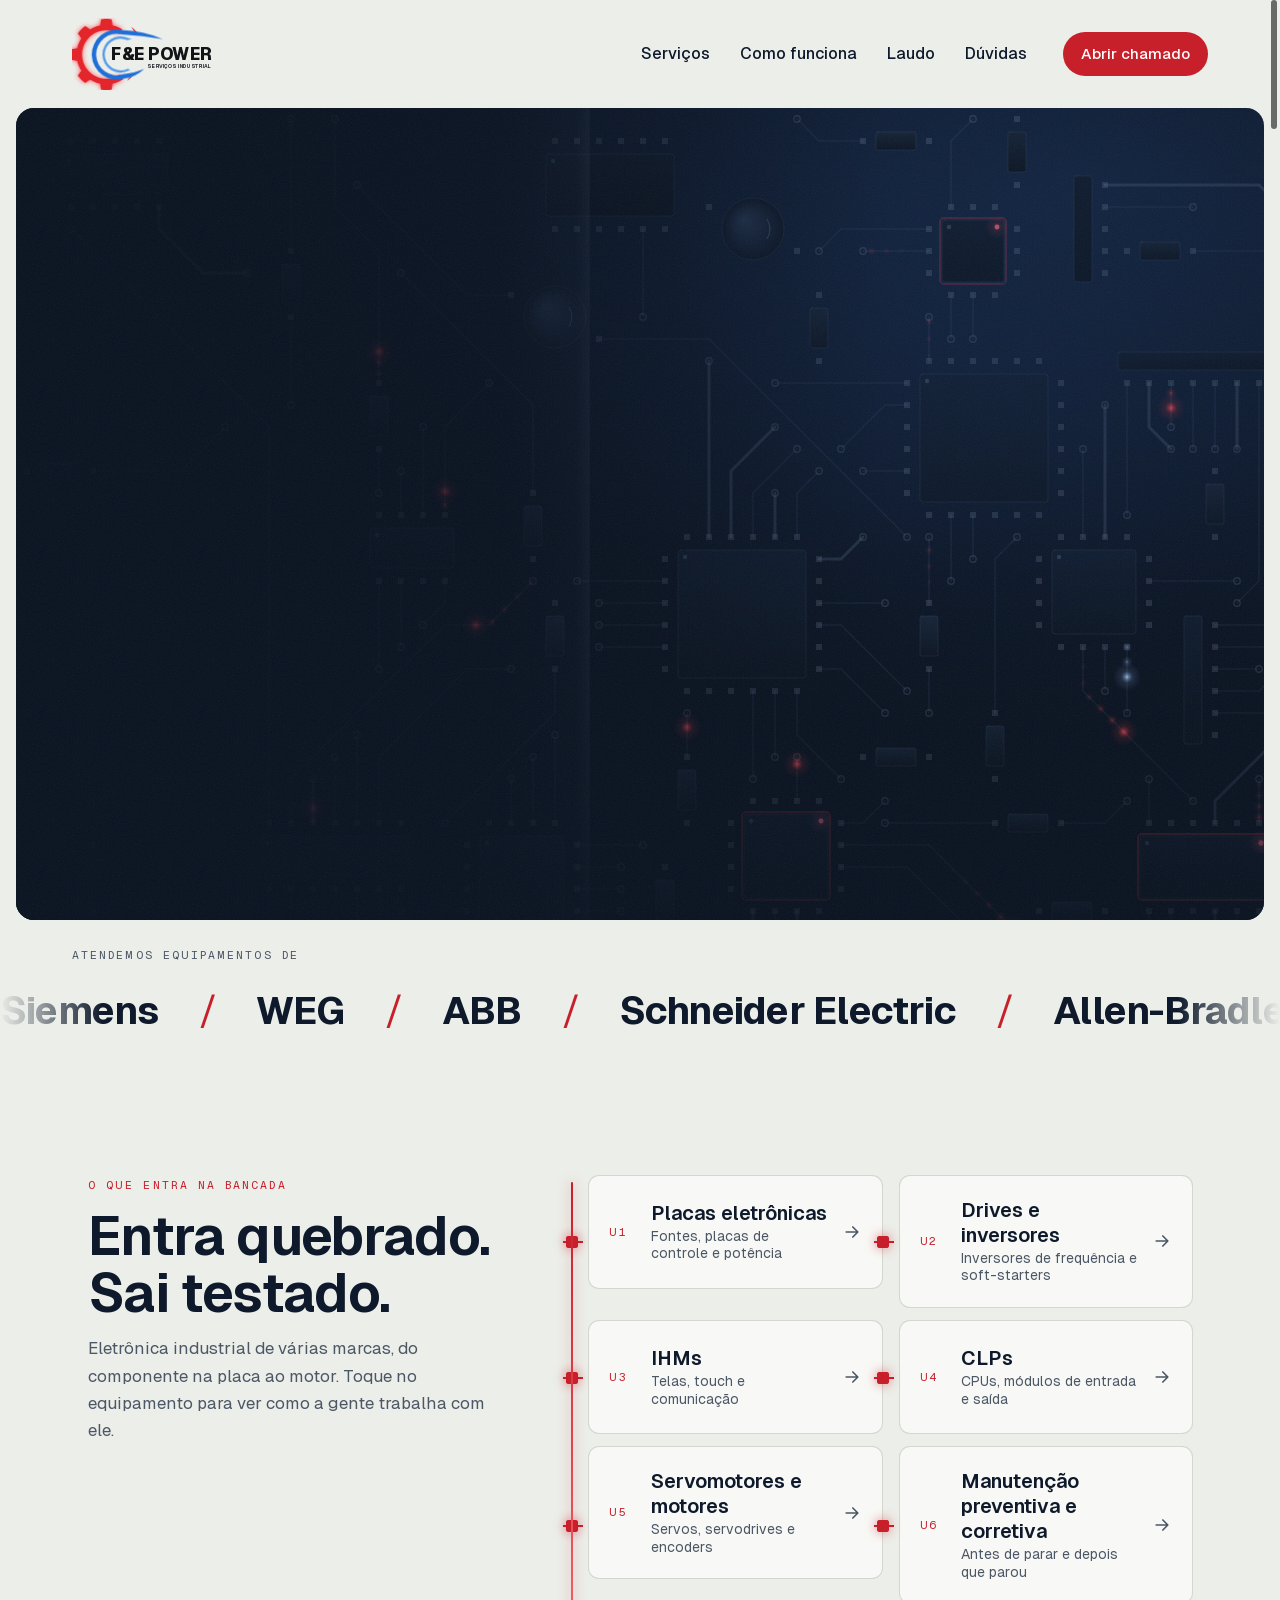
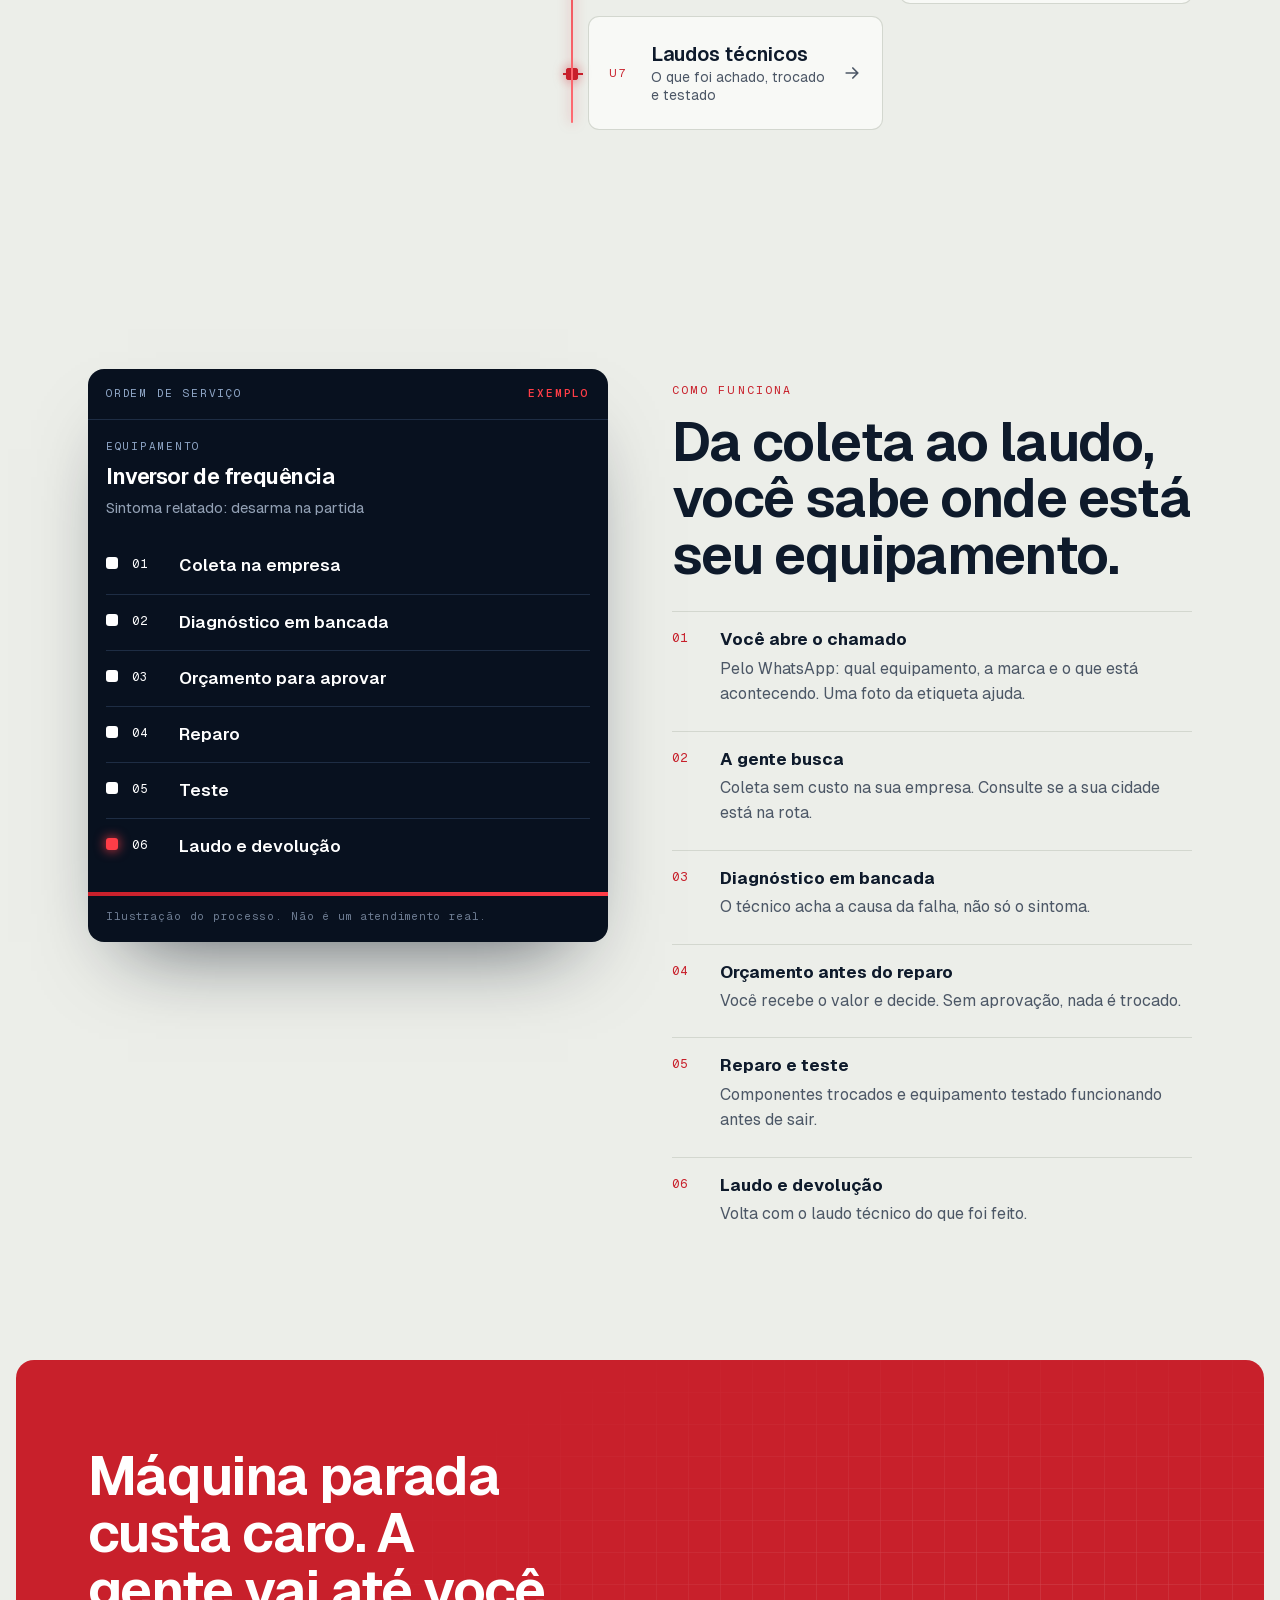
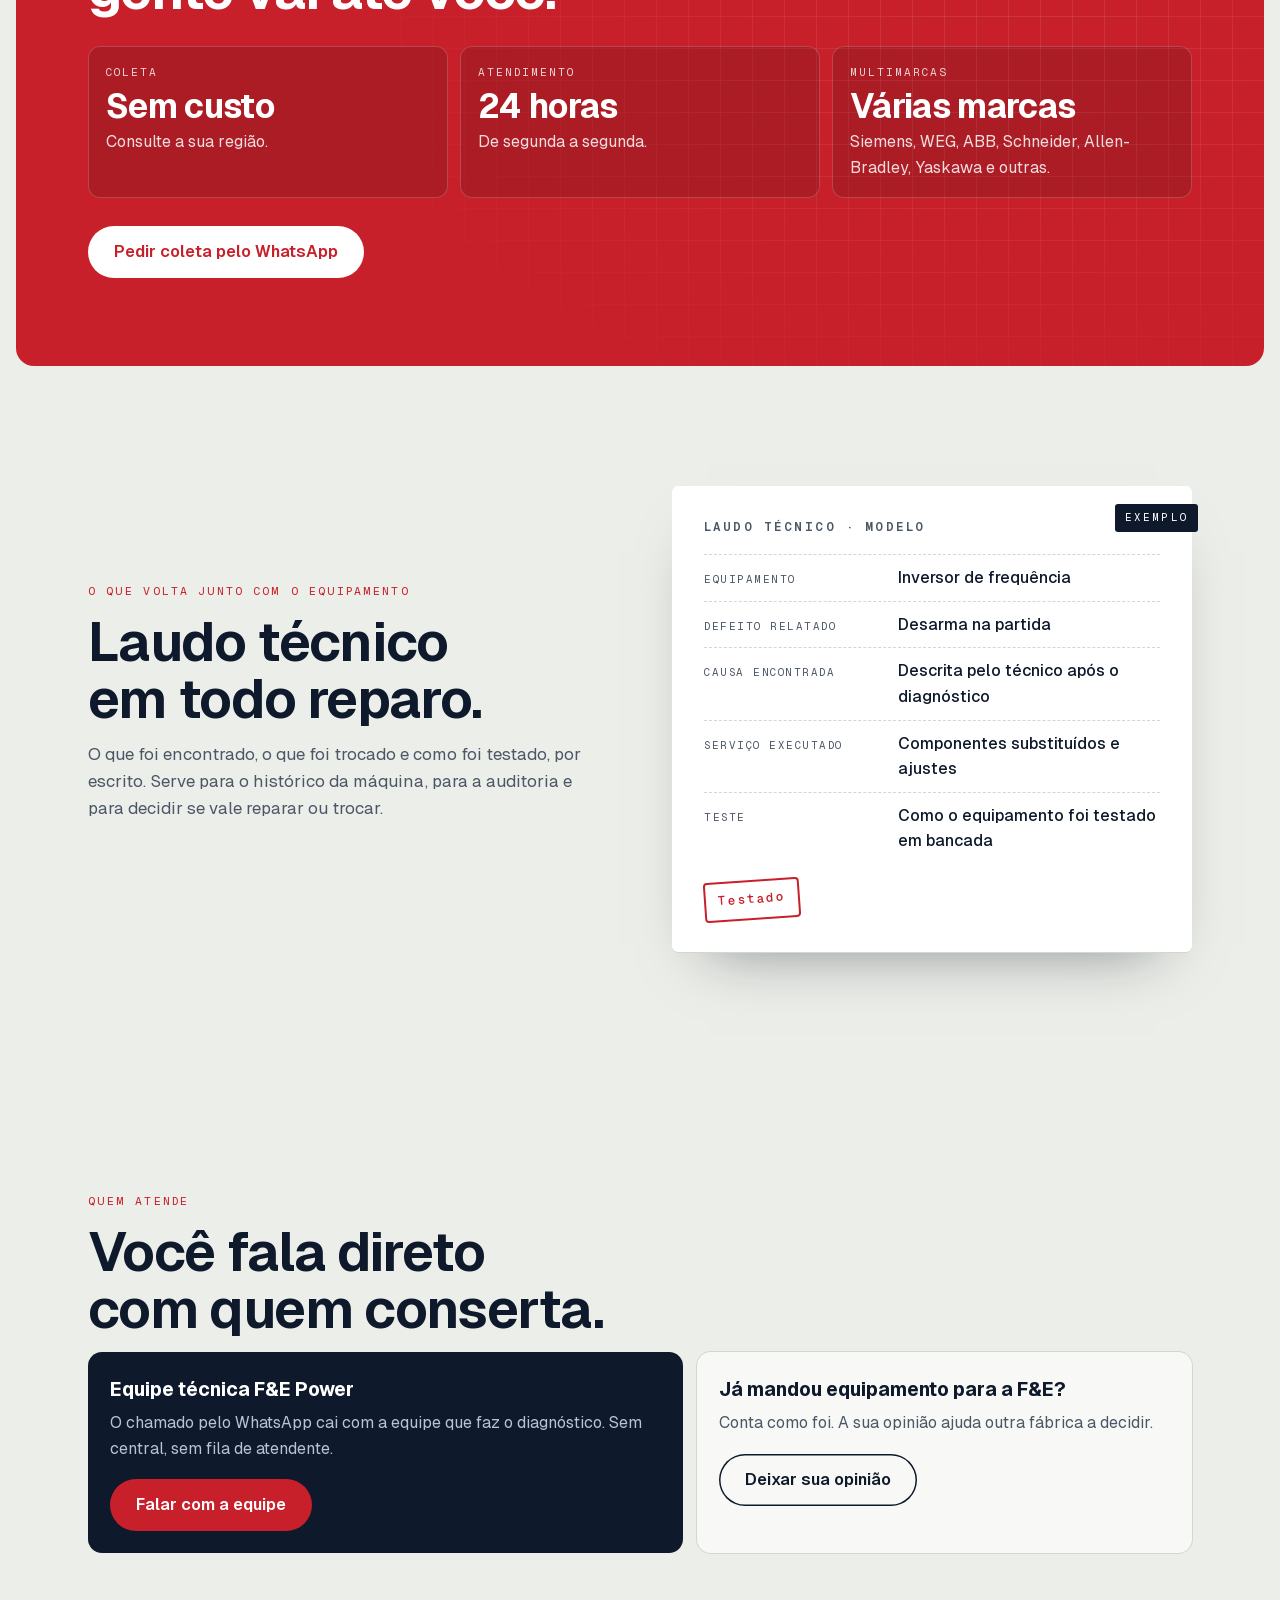
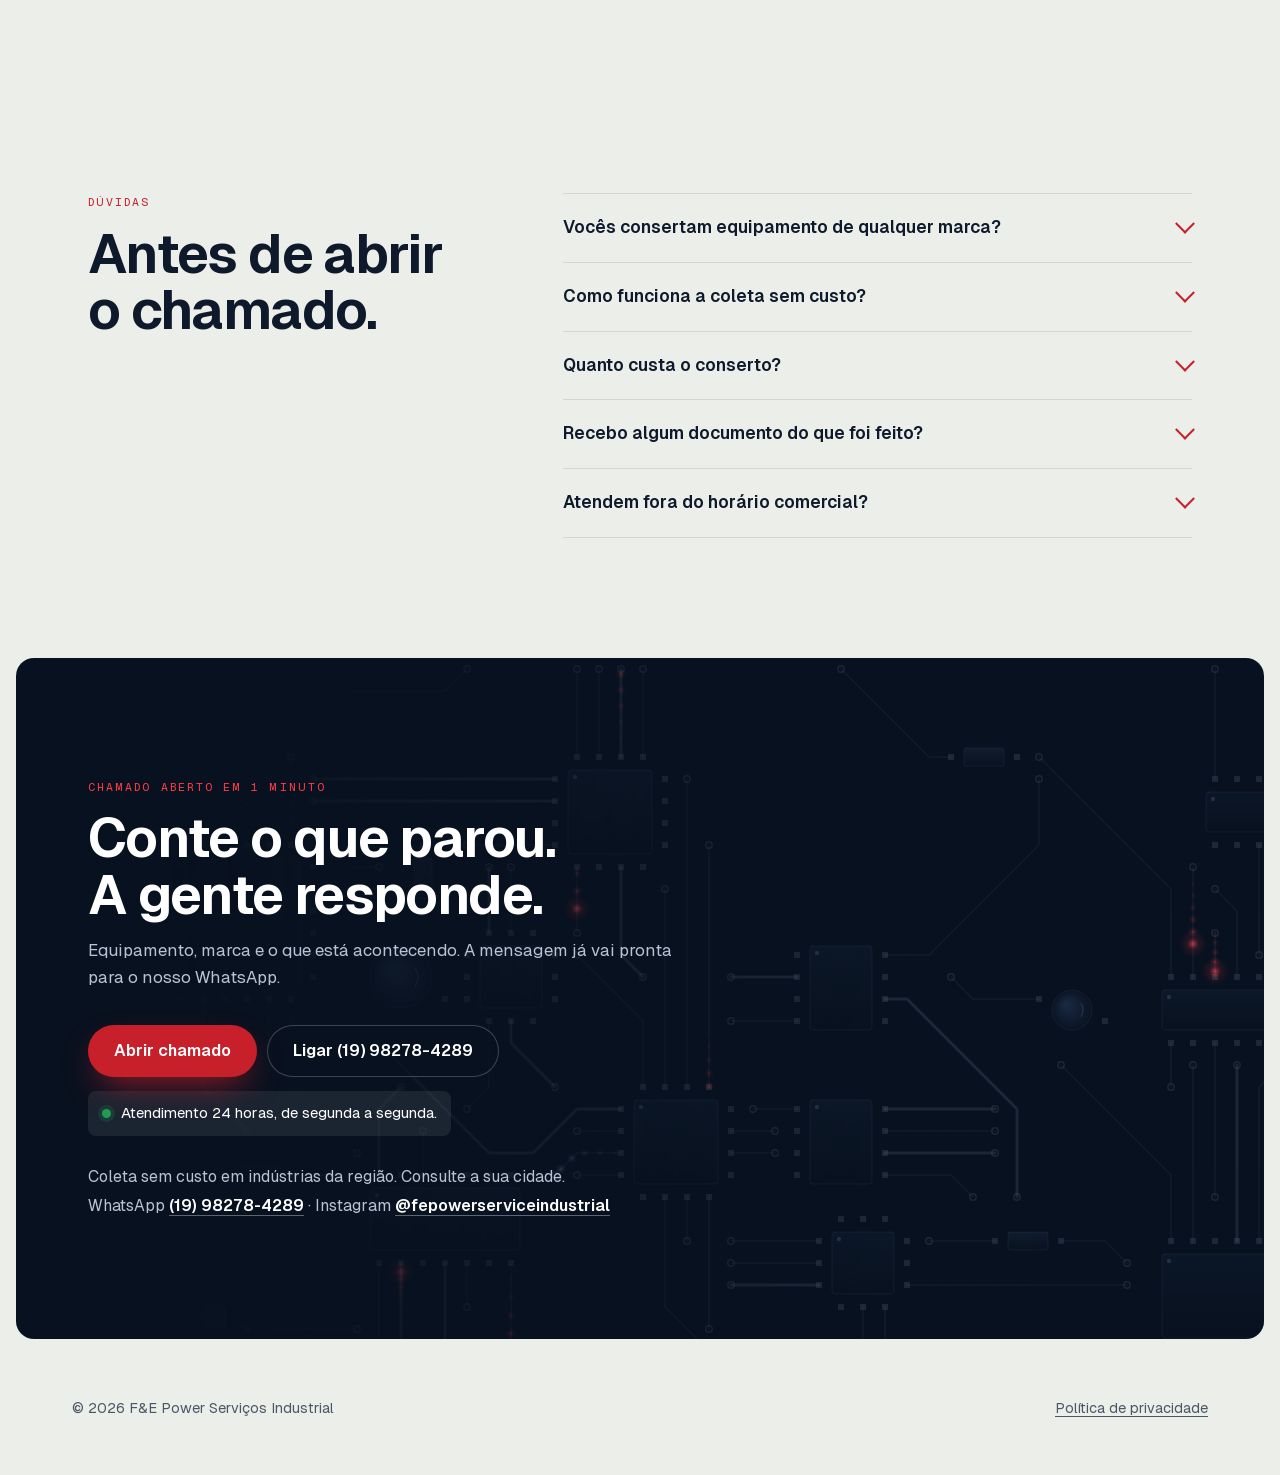
<file: index.html>
<!doctype html>
<html lang="pt-BR">
<head>
  <meta charset="utf-8">
  <meta http-equiv="Content-Security-Policy" content="default-src 'self'; img-src 'self' data:; style-src 'self' 'unsafe-inline'; font-src 'self'; script-src 'self' https://www.googletagmanager.com; connect-src 'self' https://*.google-analytics.com https://*.analytics.google.com https://www.googletagmanager.com; base-uri 'none'; form-action 'self' https://wa.me">
  <meta name="referrer" content="strict-origin-when-cross-origin">
  <meta name="viewport" content="width=device-width,initial-scale=1,viewport-fit=cover">
  <title>F&amp;E Power · Conserto de placas, inversores, IHMs, CLPs e servomotores</title>
  <meta name="description" content="Reparo em bancada de eletrônica industrial: placas, drives e inversores, IHMs, CLPs e servomotores. Multimarcas, com laudo técnico e coleta sem custo.">
  <meta property="og:title" content="F&amp;E Power · Reparo de equipamentos industriais">
  <meta property="og:description" content="Sua produção parou? Reparo em bancada de placas, inversores, IHMs, CLPs e servomotores, com laudo e coleta sem custo.">
  <meta property="og:image" content="https://fepower.arcanestudios.io/og-image.jpg">
  <meta property="og:image:width" content="1200">
  <meta property="og:image:height" content="630">
  <meta property="og:image:alt" content="Placa eletrônica com trilhas acesas e a frase: a gente traz o sinal de volta">
  <meta property="og:url" content="https://fepower.arcanestudios.io/">
  <meta property="og:locale" content="pt_BR">
  <meta property="og:type" content="website">
  <meta name="twitter:card" content="summary_large_image">
  <link rel="canonical" href="https://fepower.arcanestudios.io/">
  <meta name="ga4-id" content="">
  <meta name="theme-color" content="#ECEEE9">
  <meta name="color-scheme" content="light">
  <link rel="icon" href="/favicon.svg?v=20261023c" type="image/svg+xml">
  <link rel="preload" href="/fonts/Geist-Variable.woff2" as="font" type="font/woff2" crossorigin>
  <link rel="stylesheet" href="/arcane-ui.css?v=20261023c">
  <link rel="stylesheet" href="/arcane-motion.css?v=20261023c">
  <link rel="stylesheet" href="/arcane-conversao.css?v=20261023c">
  <link rel="stylesheet" href="/styles.css?v=20261023c">
  <script src="/carga.js?v=20261023c"></script>
  <script type="application/ld+json">
  {"@context":"https://schema.org","@type":"ProfessionalService","name":"F&E Power Serviços Industrial","description":"Reparo de equipamentos industriais: placas eletrônicas, drives e inversores, IHMs, CLPs, servomotores e motores, manutenção preventiva e corretiva e laudos técnicos.","url":"https://fepower.arcanestudios.io/","image":"https://fepower.arcanestudios.io/og-image.jpg","telephone":"+55 19 98278-4289","sameAs":["https://www.instagram.com/fepowerserviceindustrial/"],"openingHoursSpecification":[{"@type":"OpeningHoursSpecification","dayOfWeek":["Monday","Tuesday","Wednesday","Thursday","Friday","Saturday","Sunday"],"opens":"00:00","closes":"23:59"}],"knowsAbout":["Placas eletrônicas","Inversores de frequência","IHM","CLP","Servomotores","Laudo técnico"]}
  </script>
</head>
<body class="tem-cta-fixo">
  <!-- Tela de carregamento. Logo da F&E redesenhada em vetor a partir do material deles. Se chegar o arquivo oficial, trocar
       mantendo as classes engrenagem / ponta / arco / nome (a animação usa essas classes). -->
  <div class="carga" aria-hidden="true">
    <svg class="carga__onda" viewBox="0 0 1200 200" preserveAspectRatio="none"><path class="onda-base" d="M0 100 H880 L900 100 L915 40 L935 170 L955 20 L975 150 L995 100 H1200"/><path class="onda-pulso" pathLength="100" d="M0 100 H880 L900 100 L915 40 L935 170 L955 20 L975 150 L995 100 H1200"/></svg>
    <div class="carga__centro">
      <svg class="carga__logo" viewBox="10 14 850 430"><path class="engrenagem" fill="#E3262B" d="M314.5 379.6 L313.2 380.4 L311.9 381.3 L310.6 382.1 L309.3 383.0 L308.0 383.8 L306.7 384.6 L305.3 385.4 L304.0 386.2 L302.7 386.9 L301.3 387.7 L299.9 388.4 L298.6 389.2 L297.2 389.9 L295.8 390.6 L294.4 391.3 L293.0 392.0 L291.6 392.7 L290.2 393.3 L288.8 394.0 L287.4 394.6 L286.0 395.2 L284.6 395.8 L283.1 396.5 L281.7 397.0 L280.2 397.6 L278.8 398.2 L277.3 398.7 L275.9 399.3 L274.4 399.8 L273.0 400.3 L271.5 400.8 L270.0 401.3 L268.5 401.8 L267.0 402.2 L265.6 402.7 L264.1 403.1 L262.6 403.5 L261.1 403.9 L259.6 404.3 L258.1 404.7 L256.6 405.1 L255.0 405.4 L253.5 405.8 L252.0 406.1 L251.5 411.2 L250.8 416.3 L250.1 421.3 L249.3 426.4 L248.4 431.5 L247.4 436.6 L246.3 441.7 L244.5 441.9 L242.7 442.2 L240.8 442.4 L239.0 442.6 L237.2 442.8 L235.3 443.0 L233.5 443.2 L231.6 443.3 L229.8 443.5 L227.9 443.6 L226.1 443.7 L224.2 443.8 L222.4 443.9 L220.5 443.9 L218.7 444.0 L216.9 444.0 L215.0 444.0 L213.1 444.0 L211.3 444.0 L209.5 443.9 L207.6 443.9 L205.8 443.8 L203.9 443.7 L202.1 443.6 L200.2 443.5 L198.4 443.3 L196.5 443.2 L194.7 443.0 L192.8 442.8 L191.0 442.6 L189.2 442.4 L187.3 442.2 L185.5 441.9 L183.7 441.7 L182.6 436.6 L181.6 431.5 L180.7 426.4 L179.9 421.3 L179.2 416.3 L178.5 411.2 L178.0 406.1 L176.5 405.8 L175.0 405.4 L173.4 405.1 L171.9 404.7 L170.4 404.3 L168.9 403.9 L167.4 403.5 L165.9 403.1 L164.4 402.7 L163.0 402.2 L161.5 401.8 L160.0 401.3 L158.5 400.8 L157.0 400.3 L155.6 399.8 L154.1 399.3 L152.7 398.7 L151.2 398.2 L149.8 397.6 L148.3 397.0 L146.9 396.5 L145.4 395.8 L144.0 395.2 L142.6 394.6 L141.2 394.0 L139.8 393.3 L138.4 392.7 L137.0 392.0 L135.6 391.3 L134.2 390.6 L132.8 389.9 L131.4 389.2 L130.1 388.4 L128.7 387.7 L127.3 386.9 L126.0 386.2 L124.7 385.4 L123.3 384.6 L122.0 383.8 L120.7 383.0 L119.4 382.1 L118.1 381.3 L114.1 384.5 L110.0 387.6 L105.9 390.7 L101.8 393.7 L97.5 396.7 L93.2 399.6 L88.9 402.4 L87.4 401.3 L85.9 400.2 L84.5 399.1 L83.0 397.9 L81.6 396.8 L80.2 395.6 L78.7 394.4 L77.3 393.2 L75.9 392.0 L74.5 390.8 L73.1 389.5 L71.8 388.3 L70.4 387.0 L69.1 385.8 L67.7 384.5 L66.4 383.2 L65.1 381.9 L63.8 380.6 L62.5 379.3 L61.2 377.9 L60.0 376.6 L58.7 375.2 L57.5 373.9 L56.2 372.5 L55.0 371.1 L53.8 369.7 L52.6 368.3 L51.4 366.8 L50.2 365.4 L49.1 364.0 L47.9 362.5 L46.8 361.1 L45.7 359.6 L44.6 358.1 L47.4 353.8 L50.3 349.5 L53.3 345.2 L56.3 341.1 L59.4 337.0 L62.5 332.9 L65.7 328.9 L64.9 327.6 L64.0 326.3 L63.2 325.0 L62.4 323.7 L61.6 322.3 L60.8 321.0 L60.1 319.7 L59.3 318.3 L58.6 316.9 L57.8 315.6 L57.1 314.2 L56.4 312.8 L55.7 311.4 L55.0 310.0 L54.3 308.6 L53.7 307.2 L53.0 305.8 L52.4 304.4 L51.8 303.0 L51.2 301.6 L50.5 300.1 L50.0 298.7 L49.4 297.2 L48.8 295.8 L48.3 294.3 L47.7 292.9 L47.2 291.4 L46.7 290.0 L46.2 288.5 L45.7 287.0 L45.2 285.5 L44.8 284.0 L44.3 282.6 L43.9 281.1 L43.5 279.6 L43.1 278.1 L42.7 276.6 L42.3 275.1 L41.9 273.6 L41.6 272.0 L41.2 270.5 L40.9 269.0 L35.8 268.5 L30.7 267.8 L25.7 267.1 L20.6 266.3 L15.5 265.4 L10.4 264.4 L5.3 263.3 L5.1 261.5 L4.8 259.7 L4.6 257.8 L4.4 256.0 L4.2 254.2 L4.0 252.3 L3.8 250.5 L3.7 248.6 L3.5 246.8 L3.4 244.9 L3.3 243.1 L3.2 241.2 L3.1 239.4 L3.1 237.5 L3.0 235.7 L3.0 233.9 L3.0 232.0 L3.0 230.1 L3.0 228.3 L3.1 226.5 L3.1 224.6 L3.2 222.8 L3.3 220.9 L3.4 219.1 L3.5 217.2 L3.7 215.4 L3.8 213.5 L4.0 211.7 L4.2 209.8 L4.4 208.0 L4.6 206.2 L4.8 204.3 L5.1 202.5 L5.3 200.7 L10.4 199.6 L15.5 198.6 L20.6 197.7 L25.7 196.9 L30.7 196.2 L35.8 195.5 L40.9 195.0 L41.2 193.5 L41.6 192.0 L41.9 190.4 L42.3 188.9 L42.7 187.4 L43.1 185.9 L43.5 184.4 L43.9 182.9 L44.3 181.4 L44.8 180.0 L45.2 178.5 L45.7 177.0 L46.2 175.5 L46.7 174.0 L47.2 172.6 L47.7 171.1 L48.3 169.7 L48.8 168.2 L49.4 166.8 L50.0 165.3 L50.5 163.9 L51.2 162.4 L51.8 161.0 L52.4 159.6 L53.0 158.2 L53.7 156.8 L54.3 155.4 L55.0 154.0 L55.7 152.6 L56.4 151.2 L57.1 149.8 L57.8 148.4 L58.6 147.1 L59.3 145.7 L60.1 144.3 L60.8 143.0 L61.6 141.7 L62.4 140.3 L63.2 139.0 L64.0 137.7 L64.9 136.4 L65.7 135.1 L62.5 131.1 L59.4 127.0 L56.3 122.9 L53.3 118.8 L50.3 114.5 L47.4 110.2 L44.6 105.9 L45.7 104.4 L46.8 102.9 L47.9 101.5 L49.1 100.0 L50.2 98.6 L51.4 97.2 L52.6 95.7 L53.8 94.3 L55.0 92.9 L56.2 91.5 L57.5 90.1 L58.7 88.8 L60.0 87.4 L61.2 86.1 L62.5 84.7 L63.8 83.4 L65.1 82.1 L66.4 80.8 L67.7 79.5 L69.1 78.2 L70.4 77.0 L71.8 75.7 L73.1 74.5 L74.5 73.2 L75.9 72.0 L77.3 70.8 L78.7 69.6 L80.2 68.4 L81.6 67.2 L83.0 66.1 L84.5 64.9 L85.9 63.8 L87.4 62.7 L88.9 61.6 L93.2 64.4 L97.5 67.3 L101.8 70.3 L105.9 73.3 L110.0 76.4 L114.1 79.5 L118.1 82.7 L119.4 81.9 L120.7 81.0 L122.0 80.2 L123.3 79.4 L124.7 78.6 L126.0 77.8 L127.3 77.1 L128.7 76.3 L130.1 75.6 L131.4 74.8 L132.8 74.1 L134.2 73.4 L135.6 72.7 L137.0 72.0 L138.4 71.3 L139.8 70.7 L141.2 70.0 L142.6 69.4 L144.0 68.8 L145.4 68.2 L146.9 67.5 L148.3 67.0 L149.8 66.4 L151.2 65.8 L152.7 65.3 L154.1 64.7 L155.6 64.2 L157.0 63.7 L158.5 63.2 L160.0 62.7 L161.5 62.2 L163.0 61.8 L164.4 61.3 L165.9 60.9 L167.4 60.5 L168.9 60.1 L170.4 59.7 L171.9 59.3 L173.4 58.9 L175.0 58.6 L176.5 58.2 L178.0 57.9 L178.5 52.8 L179.2 47.7 L179.9 42.7 L180.7 37.6 L181.6 32.5 L182.6 27.4 L183.7 22.3 L185.5 22.1 L187.3 21.8 L189.2 21.6 L191.0 21.4 L192.8 21.2 L194.7 21.0 L196.5 20.8 L198.4 20.7 L200.2 20.5 L202.1 20.4 L203.9 20.3 L205.8 20.2 L207.6 20.1 L209.5 20.1 L211.3 20.0 L213.1 20.0 L215.0 20.0 L216.9 20.0 L218.7 20.0 L220.5 20.1 L222.4 20.1 L224.2 20.2 L226.1 20.3 L227.9 20.4 L229.8 20.5 L231.6 20.7 L233.5 20.8 L235.3 21.0 L237.2 21.2 L239.0 21.4 L240.8 21.6 L242.7 21.8 L244.5 22.1 L246.3 22.3 L247.4 27.4 L248.4 32.5 L249.3 37.6 L250.1 42.7 L250.8 47.7 L251.5 52.8 L252.0 57.9 L253.5 58.2 L255.0 58.6 L256.6 58.9 L258.1 59.3 L259.6 59.7 L261.1 60.1 L262.6 60.5 L264.1 60.9 L265.6 61.3 L267.0 61.8 L268.5 62.2 L270.0 62.7 L271.5 63.2 L273.0 63.7 L274.4 64.2 L275.9 64.7 L277.3 65.3 L278.8 65.8 L280.2 66.4 L281.7 67.0 L283.1 67.5 L284.6 68.2 L286.0 68.8 L287.4 69.4 L288.8 70.0 L290.2 70.7 L291.6 71.3 L293.0 72.0 L294.4 72.7 L295.8 73.4 L297.2 74.1 L298.6 74.8 L299.9 75.6 L301.3 76.3 L302.7 77.1 L304.0 77.8 L305.3 78.6 L306.7 79.4 L308.0 80.2 L309.3 81.0 L291.8 109.0 A145 145 0 1 0 296.1 352.2 Z"/><path class="ponta" fill="#E3262B" d="M363.5 67.0 Q394.5 86.6 407.3 121.0 Q380.5 98.0 363.5 67.0 Z"/><path class="ponta" fill="#E3262B" d="M372.6 355.1 Q362.1 379.1 338.1 389.6 Q350.8 367.8 372.6 355.1 Z"/><path class="arco arco--1" fill="#1F6FD8" d="M552.0 140.0 Q433.1 88.5 314.3 86.5 A150 150 0 1 0 324.4 374.7 Q383.2 370.7 442.0 318.0 Q379.2 343.9 316.3 349.9 A124 124 0 1 1 308.0 111.7 Q430.0 117.7 552.0 140.0 Z"/><path class="arco arco--2" fill="#4A97EC" d="M368.0 138.0 L347.3 134.9 A108 108 0 1 0 350.7 327.4 L360.0 330.0 L344.6 315.9 A95 95 0 1 1 341.6 146.6 Z"/><g class="nome"><text x="243" y="263" fill="#FFFFFF" font-family="Geist, sans-serif" font-weight="800" font-size="104" letter-spacing="-1" textLength="602" lengthAdjust="spacingAndGlyphs">F&amp;E POWER</text><text class="nome__sub" x="458" y="314" fill="#8FA6C6" font-family="Geist, sans-serif" font-weight="700" font-size="27" letter-spacing="2" textLength="387" lengthAdjust="spacingAndGlyphs">SERVIÇOS INDUSTRIAL</text></g></svg>
      <div class="carga__status"><span>Ligando o sistema</span><b data-carga-pct>0%</b></div>
      <div class="carga__barra"><i></i></div>
    </div>
  </div>
  <!-- /carga -->
  <div class="progresso-scroll" aria-hidden="true"></div>
  <a class="skip" href="#conteudo">Pular para o conteúdo</a>

  <header class="topo">
    <div class="topo-in">
      <a class="marca" href="/" aria-label="F&amp;E Power Serviços Industrial, início"><svg class="marca__logo" viewBox="10 14 850 430" aria-hidden="true" focusable="false"><path class="engrenagem" fill="#E3262B" d="M314.5 379.6 L313.2 380.4 L311.9 381.3 L310.6 382.1 L309.3 383.0 L308.0 383.8 L306.7 384.6 L305.3 385.4 L304.0 386.2 L302.7 386.9 L301.3 387.7 L299.9 388.4 L298.6 389.2 L297.2 389.9 L295.8 390.6 L294.4 391.3 L293.0 392.0 L291.6 392.7 L290.2 393.3 L288.8 394.0 L287.4 394.6 L286.0 395.2 L284.6 395.8 L283.1 396.5 L281.7 397.0 L280.2 397.6 L278.8 398.2 L277.3 398.7 L275.9 399.3 L274.4 399.8 L273.0 400.3 L271.5 400.8 L270.0 401.3 L268.5 401.8 L267.0 402.2 L265.6 402.7 L264.1 403.1 L262.6 403.5 L261.1 403.9 L259.6 404.3 L258.1 404.7 L256.6 405.1 L255.0 405.4 L253.5 405.8 L252.0 406.1 L251.5 411.2 L250.8 416.3 L250.1 421.3 L249.3 426.4 L248.4 431.5 L247.4 436.6 L246.3 441.7 L244.5 441.9 L242.7 442.2 L240.8 442.4 L239.0 442.6 L237.2 442.8 L235.3 443.0 L233.5 443.2 L231.6 443.3 L229.8 443.5 L227.9 443.6 L226.1 443.7 L224.2 443.8 L222.4 443.9 L220.5 443.9 L218.7 444.0 L216.9 444.0 L215.0 444.0 L213.1 444.0 L211.3 444.0 L209.5 443.9 L207.6 443.9 L205.8 443.8 L203.9 443.7 L202.1 443.6 L200.2 443.5 L198.4 443.3 L196.5 443.2 L194.7 443.0 L192.8 442.8 L191.0 442.6 L189.2 442.4 L187.3 442.2 L185.5 441.9 L183.7 441.7 L182.6 436.6 L181.6 431.5 L180.7 426.4 L179.9 421.3 L179.2 416.3 L178.5 411.2 L178.0 406.1 L176.5 405.8 L175.0 405.4 L173.4 405.1 L171.9 404.7 L170.4 404.3 L168.9 403.9 L167.4 403.5 L165.9 403.1 L164.4 402.7 L163.0 402.2 L161.5 401.8 L160.0 401.3 L158.5 400.8 L157.0 400.3 L155.6 399.8 L154.1 399.3 L152.7 398.7 L151.2 398.2 L149.8 397.6 L148.3 397.0 L146.9 396.5 L145.4 395.8 L144.0 395.2 L142.6 394.6 L141.2 394.0 L139.8 393.3 L138.4 392.7 L137.0 392.0 L135.6 391.3 L134.2 390.6 L132.8 389.9 L131.4 389.2 L130.1 388.4 L128.7 387.7 L127.3 386.9 L126.0 386.2 L124.7 385.4 L123.3 384.6 L122.0 383.8 L120.7 383.0 L119.4 382.1 L118.1 381.3 L114.1 384.5 L110.0 387.6 L105.9 390.7 L101.8 393.7 L97.5 396.7 L93.2 399.6 L88.9 402.4 L87.4 401.3 L85.9 400.2 L84.5 399.1 L83.0 397.9 L81.6 396.8 L80.2 395.6 L78.7 394.4 L77.3 393.2 L75.9 392.0 L74.5 390.8 L73.1 389.5 L71.8 388.3 L70.4 387.0 L69.1 385.8 L67.7 384.5 L66.4 383.2 L65.1 381.9 L63.8 380.6 L62.5 379.3 L61.2 377.9 L60.0 376.6 L58.7 375.2 L57.5 373.9 L56.2 372.5 L55.0 371.1 L53.8 369.7 L52.6 368.3 L51.4 366.8 L50.2 365.4 L49.1 364.0 L47.9 362.5 L46.8 361.1 L45.7 359.6 L44.6 358.1 L47.4 353.8 L50.3 349.5 L53.3 345.2 L56.3 341.1 L59.4 337.0 L62.5 332.9 L65.7 328.9 L64.9 327.6 L64.0 326.3 L63.2 325.0 L62.4 323.7 L61.6 322.3 L60.8 321.0 L60.1 319.7 L59.3 318.3 L58.6 316.9 L57.8 315.6 L57.1 314.2 L56.4 312.8 L55.7 311.4 L55.0 310.0 L54.3 308.6 L53.7 307.2 L53.0 305.8 L52.4 304.4 L51.8 303.0 L51.2 301.6 L50.5 300.1 L50.0 298.7 L49.4 297.2 L48.8 295.8 L48.3 294.3 L47.7 292.9 L47.2 291.4 L46.7 290.0 L46.2 288.5 L45.7 287.0 L45.2 285.5 L44.8 284.0 L44.3 282.6 L43.9 281.1 L43.5 279.6 L43.1 278.1 L42.7 276.6 L42.3 275.1 L41.9 273.6 L41.6 272.0 L41.2 270.5 L40.9 269.0 L35.8 268.5 L30.7 267.8 L25.7 267.1 L20.6 266.3 L15.5 265.4 L10.4 264.4 L5.3 263.3 L5.1 261.5 L4.8 259.7 L4.6 257.8 L4.4 256.0 L4.2 254.2 L4.0 252.3 L3.8 250.5 L3.7 248.6 L3.5 246.8 L3.4 244.9 L3.3 243.1 L3.2 241.2 L3.1 239.4 L3.1 237.5 L3.0 235.7 L3.0 233.9 L3.0 232.0 L3.0 230.1 L3.0 228.3 L3.1 226.5 L3.1 224.6 L3.2 222.8 L3.3 220.9 L3.4 219.1 L3.5 217.2 L3.7 215.4 L3.8 213.5 L4.0 211.7 L4.2 209.8 L4.4 208.0 L4.6 206.2 L4.8 204.3 L5.1 202.5 L5.3 200.7 L10.4 199.6 L15.5 198.6 L20.6 197.7 L25.7 196.9 L30.7 196.2 L35.8 195.5 L40.9 195.0 L41.2 193.5 L41.6 192.0 L41.9 190.4 L42.3 188.9 L42.7 187.4 L43.1 185.9 L43.5 184.4 L43.9 182.9 L44.3 181.4 L44.8 180.0 L45.2 178.5 L45.7 177.0 L46.2 175.5 L46.7 174.0 L47.2 172.6 L47.7 171.1 L48.3 169.7 L48.8 168.2 L49.4 166.8 L50.0 165.3 L50.5 163.9 L51.2 162.4 L51.8 161.0 L52.4 159.6 L53.0 158.2 L53.7 156.8 L54.3 155.4 L55.0 154.0 L55.7 152.6 L56.4 151.2 L57.1 149.8 L57.8 148.4 L58.6 147.1 L59.3 145.7 L60.1 144.3 L60.8 143.0 L61.6 141.7 L62.4 140.3 L63.2 139.0 L64.0 137.7 L64.9 136.4 L65.7 135.1 L62.5 131.1 L59.4 127.0 L56.3 122.9 L53.3 118.8 L50.3 114.5 L47.4 110.2 L44.6 105.9 L45.7 104.4 L46.8 102.9 L47.9 101.5 L49.1 100.0 L50.2 98.6 L51.4 97.2 L52.6 95.7 L53.8 94.3 L55.0 92.9 L56.2 91.5 L57.5 90.1 L58.7 88.8 L60.0 87.4 L61.2 86.1 L62.5 84.7 L63.8 83.4 L65.1 82.1 L66.4 80.8 L67.7 79.5 L69.1 78.2 L70.4 77.0 L71.8 75.7 L73.1 74.5 L74.5 73.2 L75.9 72.0 L77.3 70.8 L78.7 69.6 L80.2 68.4 L81.6 67.2 L83.0 66.1 L84.5 64.9 L85.9 63.8 L87.4 62.7 L88.9 61.6 L93.2 64.4 L97.5 67.3 L101.8 70.3 L105.9 73.3 L110.0 76.4 L114.1 79.5 L118.1 82.7 L119.4 81.9 L120.7 81.0 L122.0 80.2 L123.3 79.4 L124.7 78.6 L126.0 77.8 L127.3 77.1 L128.7 76.3 L130.1 75.6 L131.4 74.8 L132.8 74.1 L134.2 73.4 L135.6 72.7 L137.0 72.0 L138.4 71.3 L139.8 70.7 L141.2 70.0 L142.6 69.4 L144.0 68.8 L145.4 68.2 L146.9 67.5 L148.3 67.0 L149.8 66.4 L151.2 65.8 L152.7 65.3 L154.1 64.7 L155.6 64.2 L157.0 63.7 L158.5 63.2 L160.0 62.7 L161.5 62.2 L163.0 61.8 L164.4 61.3 L165.9 60.9 L167.4 60.5 L168.9 60.1 L170.4 59.7 L171.9 59.3 L173.4 58.9 L175.0 58.6 L176.5 58.2 L178.0 57.9 L178.5 52.8 L179.2 47.7 L179.9 42.7 L180.7 37.6 L181.6 32.5 L182.6 27.4 L183.7 22.3 L185.5 22.1 L187.3 21.8 L189.2 21.6 L191.0 21.4 L192.8 21.2 L194.7 21.0 L196.5 20.8 L198.4 20.7 L200.2 20.5 L202.1 20.4 L203.9 20.3 L205.8 20.2 L207.6 20.1 L209.5 20.1 L211.3 20.0 L213.1 20.0 L215.0 20.0 L216.9 20.0 L218.7 20.0 L220.5 20.1 L222.4 20.1 L224.2 20.2 L226.1 20.3 L227.9 20.4 L229.8 20.5 L231.6 20.7 L233.5 20.8 L235.3 21.0 L237.2 21.2 L239.0 21.4 L240.8 21.6 L242.7 21.8 L244.5 22.1 L246.3 22.3 L247.4 27.4 L248.4 32.5 L249.3 37.6 L250.1 42.7 L250.8 47.7 L251.5 52.8 L252.0 57.9 L253.5 58.2 L255.0 58.6 L256.6 58.9 L258.1 59.3 L259.6 59.7 L261.1 60.1 L262.6 60.5 L264.1 60.9 L265.6 61.3 L267.0 61.8 L268.5 62.2 L270.0 62.7 L271.5 63.2 L273.0 63.7 L274.4 64.2 L275.9 64.7 L277.3 65.3 L278.8 65.8 L280.2 66.4 L281.7 67.0 L283.1 67.5 L284.6 68.2 L286.0 68.8 L287.4 69.4 L288.8 70.0 L290.2 70.7 L291.6 71.3 L293.0 72.0 L294.4 72.7 L295.8 73.4 L297.2 74.1 L298.6 74.8 L299.9 75.6 L301.3 76.3 L302.7 77.1 L304.0 77.8 L305.3 78.6 L306.7 79.4 L308.0 80.2 L309.3 81.0 L291.8 109.0 A145 145 0 1 0 296.1 352.2 Z"/><path class="ponta" fill="#E3262B" d="M363.5 67.0 Q394.5 86.6 407.3 121.0 Q380.5 98.0 363.5 67.0 Z"/><path class="ponta" fill="#E3262B" d="M372.6 355.1 Q362.1 379.1 338.1 389.6 Q350.8 367.8 372.6 355.1 Z"/><path class="arco arco--1" fill="#1F6FD8" d="M552.0 140.0 Q433.1 88.5 314.3 86.5 A150 150 0 1 0 324.4 374.7 Q383.2 370.7 442.0 318.0 Q379.2 343.9 316.3 349.9 A124 124 0 1 1 308.0 111.7 Q430.0 117.7 552.0 140.0 Z"/><path class="arco arco--2" fill="#4A97EC" d="M368.0 138.0 L347.3 134.9 A108 108 0 1 0 350.7 327.4 L360.0 330.0 L344.6 315.9 A95 95 0 1 1 341.6 146.6 Z"/><g class="nome"><text x="243" y="263" fill="#121417" font-family="Geist, sans-serif" font-weight="800" font-size="104" letter-spacing="-1" textLength="602" lengthAdjust="spacingAndGlyphs">F&amp;E POWER</text><text class="nome__sub" x="458" y="314" fill="#2A2D33" font-family="Geist, sans-serif" font-weight="700" font-size="27" letter-spacing="2" textLength="387" lengthAdjust="spacingAndGlyphs">SERVIÇOS INDUSTRIAL</text></g></svg></a>
      <button class="menu-btn" aria-expanded="false" aria-controls="menu">Menu</button>
      <nav id="menu" class="menu" aria-label="Principal">
        <a class="link-anim" href="#servicos">Serviços</a>
        <a class="link-anim" href="#processo">Como funciona</a>
        <a class="link-anim" href="#cases">Laudo</a>
        <a class="link-anim" href="#duvidas">Dúvidas</a>
        <a class="btn" data-chamado href="https://wa.me/5519982784289?text=Ol%C3%A1!%20Vim%20pelo%20site%20e%20quero%20abrir%20um%20chamado." target="_blank" rel="noopener noreferrer">Abrir chamado</a>
      </nav>
    </div>
  </header>

  <main id="conteudo">
    <!-- Cena 1: a placa viva. A varredura acha os defeitos e conserta; o osciloscópio estabiliza. -->
    <section class="hero" aria-labelledby="titulo">
      <div class="hero__placa" data-placa="hero"></div>
      <div class="hero-in">
        <div class="hero__texto">
          <h1 id="titulo">Sua produção parou? A gente traz o <em>sinal de volta</em>.</h1>
          <p class="lead">Conserto em bancada de placas, drives, inversores, IHMs, CLPs e servomotores. Com laudo técnico e coleta sem custo.</p>
          <div class="acoes">
            <a class="btn btn-pulso" data-chamado data-magnetic href="https://wa.me/5519982784289?text=Ol%C3%A1!%20Vim%20pelo%20site%20e%20quero%20abrir%20um%20chamado." target="_blank" rel="noopener noreferrer">
              <svg viewBox="0 0 24 24" fill="none" stroke="currentColor" stroke-width="2" stroke-linecap="round" stroke-linejoin="round" aria-hidden="true"><path d="M3 21l1.65-3.8a9 9 0 1 1 3.4 2.9l-4.05.9"/><path d="M9 10a.5.5 0 0 0 1 0v-1a.5.5 0 0 0-1 0v1a5 5 0 0 0 5 5h1a.5.5 0 0 0 0-1h-1a.5.5 0 0 0 0 1"/></svg>
              Abrir chamado no WhatsApp
            </a>
            <a class="btn btn-vidro" href="tel:+5519982784289">
              <svg viewBox="0 0 24 24" fill="none" stroke="currentColor" stroke-width="2" stroke-linecap="round" stroke-linejoin="round" aria-hidden="true"><path d="M5 4h4l2 5-2.5 1.5a11 11 0 0 0 5 5l1.5-2.5 5 2v4a2 2 0 0 1-2 2A16 16 0 0 1 3 6a2 2 0 0 1 2-2"/></svg>
              (19) 98278-4289
            </a>
          </div>
        </div>
        <div class="scope estavel" data-scope aria-hidden="true">
          <canvas></canvas>
          <svg class="scope__reserva" viewBox="0 0 400 120" preserveAspectRatio="none"><path d="M0 60 C 20 18, 40 18, 60 60 S 100 102, 120 60 S 160 18, 180 60 S 220 102, 240 60 S 280 18, 300 60 S 340 102, 360 60 S 400 18, 400 18" fill="none" stroke="#FF3D47" stroke-width="2" vector-effect="non-scaling-stroke"/></svg>
          <div class="scope__topo"><span>CH1 · Saída do drive</span><span>60,0 Hz</span></div>
          <div class="scope__leitura"><span>Teste em bancada</span><span class="scope__status"><i></i><span data-scope-status>Sinal estável</span></span></div>
        </div>
      </div>
    </section>

    <!-- Multimarcas: nomes em texto, sem logo de fabricante (logo sugere parceria oficial) -->
    <section class="marcas" aria-label="Marcas atendidas">
      <p class="marcas__rotulo">Atendemos equipamentos de</p>
      <p class="sr">Siemens, WEG, ABB, Schneider Electric, Allen-Bradley, Yaskawa e outras marcas.</p>
      <div class="marquee" aria-hidden="true">
        <div class="marquee__trilho">
          <span>Siemens</span><span class="sep">/</span><span>WEG</span><span class="sep">/</span><span>ABB</span><span class="sep">/</span><span>Schneider Electric</span><span class="sep">/</span><span>Allen-Bradley</span><span class="sep">/</span><span>Yaskawa</span><span class="sep">/</span><span>e outras</span><span class="sep">/</span>
          <span>Siemens</span><span class="sep">/</span><span>WEG</span><span class="sep">/</span><span>ABB</span><span class="sep">/</span><span>Schneider Electric</span><span class="sep">/</span><span>Allen-Bradley</span><span class="sep">/</span><span>Yaskawa</span><span class="sep">/</span><span>e outras</span><span class="sep">/</span>
        </div>
      </div>
    </section>

    <!-- Cena 2: barramento. A corrente desce e acende cada serviço. -->
    <section id="servicos" class="bloco servicos">
      <div class="servicos__texto">
        <p class="rotulo">O que entra na bancada</p>
        <h2 data-reveal>Entra quebrado. Sai testado.</h2>
        <p class="intro" data-reveal style="--i:1">Eletrônica industrial de várias marcas, do componente na placa ao motor. Toque no equipamento para ver como a gente trabalha com ele.</p>
      </div>
      <ul class="barramento" data-barramento>
        <li class="comp"><a href="/servicos/placas-eletronicas/"><span class="comp__cod">U1</span><span class="comp__nome">Placas eletrônicas<small>Fontes, placas de controle e potência</small></span><svg class="comp__seta" viewBox="0 0 24 24" fill="none" stroke="currentColor" stroke-width="2" stroke-linecap="round" stroke-linejoin="round" aria-hidden="true"><path d="M5 12h14M13 18l6-6M13 6l6 6"/></svg></a></li>
        <li class="comp"><a href="/servicos/drives-e-inversores/"><span class="comp__cod">U2</span><span class="comp__nome">Drives e inversores<small>Inversores de frequência e soft-starters</small></span><svg class="comp__seta" viewBox="0 0 24 24" fill="none" stroke="currentColor" stroke-width="2" stroke-linecap="round" stroke-linejoin="round" aria-hidden="true"><path d="M5 12h14M13 18l6-6M13 6l6 6"/></svg></a></li>
        <li class="comp"><a href="/servicos/ihm/"><span class="comp__cod">U3</span><span class="comp__nome">IHMs<small>Telas, touch e comunicação</small></span><svg class="comp__seta" viewBox="0 0 24 24" fill="none" stroke="currentColor" stroke-width="2" stroke-linecap="round" stroke-linejoin="round" aria-hidden="true"><path d="M5 12h14M13 18l6-6M13 6l6 6"/></svg></a></li>
        <li class="comp"><a href="/servicos/clp/"><span class="comp__cod">U4</span><span class="comp__nome">CLPs<small>CPUs, módulos de entrada e saída</small></span><svg class="comp__seta" viewBox="0 0 24 24" fill="none" stroke="currentColor" stroke-width="2" stroke-linecap="round" stroke-linejoin="round" aria-hidden="true"><path d="M5 12h14M13 18l6-6M13 6l6 6"/></svg></a></li>
        <li class="comp"><a href="/servicos/servomotores-e-motores/"><span class="comp__cod">U5</span><span class="comp__nome">Servomotores e motores<small>Servos, servodrives e encoders</small></span><svg class="comp__seta" viewBox="0 0 24 24" fill="none" stroke="currentColor" stroke-width="2" stroke-linecap="round" stroke-linejoin="round" aria-hidden="true"><path d="M5 12h14M13 18l6-6M13 6l6 6"/></svg></a></li>
        <li class="comp"><a href="/servicos/manutencao-preventiva-e-corretiva/"><span class="comp__cod">U6</span><span class="comp__nome">Manutenção preventiva e corretiva<small>Antes de parar e depois que parou</small></span><svg class="comp__seta" viewBox="0 0 24 24" fill="none" stroke="currentColor" stroke-width="2" stroke-linecap="round" stroke-linejoin="round" aria-hidden="true"><path d="M5 12h14M13 18l6-6M13 6l6 6"/></svg></a></li>
        <li class="comp"><a href="/servicos/laudos-tecnicos/"><span class="comp__cod">U7</span><span class="comp__nome">Laudos técnicos<small>O que foi achado, trocado e testado</small></span><svg class="comp__seta" viewBox="0 0 24 24" fill="none" stroke="currentColor" stroke-width="2" stroke-linecap="round" stroke-linejoin="round" aria-hidden="true"><path d="M5 12h14M13 18l6-6M13 6l6 6"/></svg></a></li>
      </ul>
    </section>

    <!-- Cena 3: a ordem de serviço avança enquanto a pessoa lê o processo -->
    <section id="processo" class="bloco processo">
      <div class="os" aria-hidden="true">
        <div class="os__topo"><span>Ordem de serviço</span><b>Exemplo</b></div>
        <div class="os__corpo">
          <p class="os__eq">Equipamento</p>
          <p class="os__titulo">Inversor de frequência</p>
          <p class="os__sint">Sintoma relatado: desarma na partida</p>
        </div>
        <ol class="etapas" data-os>
          <li class="etapa"><span class="etapa__led"></span><span class="etapa__n">01</span><div><h3>Coleta na empresa</h3></div></li>
          <li class="etapa"><span class="etapa__led"></span><span class="etapa__n">02</span><div><h3>Diagnóstico em bancada</h3></div></li>
          <li class="etapa"><span class="etapa__led"></span><span class="etapa__n">03</span><div><h3>Orçamento para aprovar</h3></div></li>
          <li class="etapa"><span class="etapa__led"></span><span class="etapa__n">04</span><div><h3>Reparo</h3></div></li>
          <li class="etapa"><span class="etapa__led"></span><span class="etapa__n">05</span><div><h3>Teste</h3></div></li>
          <li class="etapa"><span class="etapa__led"></span><span class="etapa__n">06</span><div><h3>Laudo e devolução</h3></div></li>
        </ol>
        <div class="os__barra"><i></i></div>
        <p class="os__nota">Ilustração do processo. Não é um atendimento real.</p>
      </div>
      <div class="processo__texto">
        <p class="rotulo">Como funciona</p>
        <h2 data-reveal>Da coleta ao laudo, você sabe onde está seu equipamento.</h2>
        <ol class="passos" data-passos>
          <li><span>01</span><div><b>Você abre o chamado</b><p>Pelo WhatsApp: qual equipamento, a marca e o que está acontecendo. Uma foto da etiqueta ajuda.</p></div></li>
          <li><span>02</span><div><b>A gente busca</b><p>Coleta sem custo na sua empresa. Consulte se a sua cidade está na rota.</p></div></li>
          <li><span>03</span><div><b>Diagnóstico em bancada</b><p>O técnico acha a causa da falha, não só o sintoma.</p></div></li>
          <li><span>04</span><div><b>Orçamento antes do reparo</b><p>Você recebe o valor e decide. Sem aprovação, nada é trocado.</p></div></li>
          <li><span>05</span><div><b>Reparo e teste</b><p>Componentes trocados e equipamento testado funcionando antes de sair.</p></div></li>
          <li><span>06</span><div><b>Laudo e devolução</b><p>Volta com o laudo técnico do que foi feito.</p></div></li>
        </ol>
      </div>
    </section>

    <!-- Painel vermelho: as promessas do post, grandes -->
    <section class="parada" aria-labelledby="titulo-parada">
      <div class="bloco">
        <h2 id="titulo-parada" data-reveal>Máquina parada custa caro. A gente vai até você.</h2>
        <div class="parada__grade" data-stagger>
          <div class="parada__item"><p class="mono">Coleta</p><strong>Sem custo</strong><span>Consulte a sua região.</span></div>
          <div class="parada__item"><p class="mono">Atendimento</p><strong>24 horas</strong><span>De segunda a segunda.</span></div>
          <div class="parada__item"><p class="mono">Multimarcas</p><strong>Várias marcas</strong><span>Siemens, WEG, ABB, Schneider, Allen-Bradley, Yaskawa e outras.</span></div>
        </div>
        <a class="btn btn-claro" data-chamado href="https://wa.me/5519982784289?text=Ol%C3%A1!%20Vim%20pelo%20site%20e%20quero%20abrir%20um%20chamado." target="_blank" rel="noopener noreferrer">Pedir coleta pelo WhatsApp</a>
      </div>
    </section>

    <!-- 6. Cases: ainda sem cases reais autorizados. Esta seção mostra o que o cliente recebe (laudo de EXEMPLO, identificado como exemplo). Trocar por cases reais quando houver. -->
    <section id="cases" class="bloco">
      <div class="laudo-grade">
        <div>
          <p class="rotulo">O que volta junto com o equipamento</p>
          <h2 data-reveal>Laudo técnico em todo reparo.</h2>
          <p class="intro" data-reveal style="--i:1">O que foi encontrado, o que foi trocado e como foi testado, por escrito. Serve para o histórico da máquina, para a auditoria e para decidir se vale reparar ou trocar.</p>
        </div>
        <article class="laudo" data-reveal="zoom" aria-label="Modelo de laudo técnico, exemplo">
          <h3>Laudo técnico · modelo</h3>
          <dl>
            <div><dt>Equipamento</dt><dd>Inversor de frequência</dd></div>
            <div><dt>Defeito relatado</dt><dd>Desarma na partida</dd></div>
            <div><dt>Causa encontrada</dt><dd>Descrita pelo técnico após o diagnóstico</dd></div>
            <div><dt>Serviço executado</dt><dd>Componentes substituídos e ajustes</dd></div>
            <div><dt>Teste</dt><dd>Como o equipamento foi testado em bancada</dd></div>
          </dl>
          <span class="laudo__carimbo">Testado</span>
        </article>
      </div>
    </section>

    <!-- 20. Equipe e 15. Avaliações: aguardando nome/foto reais da equipe e o perfil no Google. Sem inventar. -->
    <section class="bloco" aria-labelledby="titulo-gente">
      <p class="rotulo">Quem atende</p>
      <h2 id="titulo-gente" data-reveal>Você fala direto com quem conserta.</h2>
      <div class="gente">
        <div id="equipe" class="cartao-g cartao-g--escuro" data-reveal>
          <h3>Equipe técnica F&amp;E Power</h3>
          <p>O chamado pelo WhatsApp cai com a equipe que faz o diagnóstico. Sem central, sem fila de atendente.</p>
          <a class="btn" data-chamado href="https://wa.me/5519982784289?text=Ol%C3%A1!%20Vim%20pelo%20site%20e%20quero%20abrir%20um%20chamado." target="_blank" rel="noopener noreferrer">Falar com a equipe</a>
        </div>
        <div id="avaliacoes" class="cartao-g" data-reveal style="--i:1">
          <h3>Já mandou equipamento para a F&amp;E?</h3>
          <p>Conta como foi. A sua opinião ajuda outra fábrica a decidir.</p>
          <a class="btn btn-sec" href="https://www.instagram.com/fepowerserviceindustrial/" target="_blank" rel="noopener noreferrer">Deixar sua opinião</a>
        </div>
      </div>
    </section>

    <section class="bloco faq" id="duvidas">
      <div>
        <p class="rotulo">Dúvidas</p>
        <h2 data-reveal>Antes de abrir o chamado.</h2>
      </div>
      <div data-stagger>
        <details><summary>Vocês consertam equipamento de qualquer marca?</summary><p>Atendemos várias marcas, entre elas Siemens, WEG, ABB, Schneider, Allen-Bradley e Yaskawa. Se a sua não estiver na lista, mande uma foto da etiqueta no WhatsApp e a gente confirma.</p></details>
        <details><summary>Como funciona a coleta sem custo?</summary><p>A gente busca o equipamento na sua empresa. A cobertura depende da região: mande a cidade no WhatsApp e a gente confirma a rota.</p></details>
        <details><summary>Quanto custa o conserto?</summary><p>Depende do defeito. Depois do diagnóstico em bancada você recebe o orçamento e decide se aprova antes de qualquer reparo.</p></details>
        <details><summary>Recebo algum documento do que foi feito?</summary><p>Sim. O equipamento volta com laudo técnico: o que foi encontrado, o que foi trocado e como foi testado.</p></details>
        <details><summary>Atendem fora do horário comercial?</summary><p>Sim. O atendimento é 24 horas, de segunda a segunda. Abra o chamado pelo WhatsApp a qualquer hora.</p></details>
      </div>
    </section>

    <!-- 14. Sem endereço confirmado ainda: área de atendimento no lugar do mapa (trocar pelo mapa quando houver endereço) -->
    <section class="contato" id="contato" aria-labelledby="titulo-contato">
      <div data-placa="calma"></div>
      <div class="bloco">
        <p class="rotulo" style="color:var(--destaque-vivo)">Chamado aberto em 1 minuto</p>
        <h2 id="titulo-contato" data-reveal>Conte o que parou. A gente responde.</h2>
        <p class="intro">Equipamento, marca e o que está acontecendo. A mensagem já vai pronta para o nosso WhatsApp.</p>
        <div class="contato__acoes">
          <a class="btn btn-pulso" data-chamado href="https://wa.me/5519982784289?text=Ol%C3%A1!%20Vim%20pelo%20site%20e%20quero%20abrir%20um%20chamado." target="_blank" rel="noopener noreferrer">Abrir chamado</a>
          <a class="btn btn-vidro" href="tel:+5519982784289">Ligar (19) 98278-4289</a>
        </div>
        <p class="promessa">Atendimento 24 horas, de segunda a segunda.</p>
        <div class="contato__dados" data-sem-mapa>
          <span>Coleta sem custo em indústrias da região. Consulte a sua cidade.</span>
          <span>WhatsApp <a href="https://wa.me/5519982784289" target="_blank" rel="noopener noreferrer">(19) 98278-4289</a> · Instagram <a href="https://www.instagram.com/fepowerserviceindustrial/" target="_blank" rel="noopener noreferrer">@fepowerserviceindustrial</a></span>
        </div>
      </div>
    </section>
  </main>

  <footer class="rodape">
    <p>© <span id="ano">2026</span> F&amp;E Power Serviços Industrial</p>
    <p><a href="/politica-de-privacidade/">Política de privacidade</a></p>
  </footer>

  <div class="cta-fixo">
    <a class="btn" data-chamado href="https://wa.me/5519982784289?text=Ol%C3%A1!%20Vim%20pelo%20site%20e%20quero%20abrir%20um%20chamado." target="_blank" rel="noopener noreferrer">Abrir chamado</a>
    <a class="btn btn-sec" href="tel:+5519982784289">Ligar</a>
  </div>

  <!-- Janela "Abrir chamado": monta a mensagem e abre o WhatsApp. Nada é guardado no site. -->
  <dialog class="chamado" id="chamado" aria-labelledby="chamado-t">
    <form novalidate>
      <div class="chamado__topo">
        <div><h2 id="chamado-t">Abrir chamado</h2><p>Quatro respostas e a mensagem vai pronta para o WhatsApp.</p></div>
        <button type="button" class="fechar" data-fechar aria-label="Fechar"><svg viewBox="0 0 24 24" fill="none" stroke="currentColor" stroke-width="2" stroke-linecap="round" aria-hidden="true"><path d="M18 6L6 18M6 6l12 12"/></svg></button>
      </div>
      <fieldset>
        <legend>Qual equipamento?</legend>
        <div class="opcoes">
          <label><input type="radio" name="equipamento" value="Placa eletrônica" required><span>Placa eletrônica</span></label>
          <label><input type="radio" name="equipamento" value="Drive / inversor"><span>Drive ou inversor</span></label>
          <label><input type="radio" name="equipamento" value="IHM"><span>IHM</span></label>
          <label><input type="radio" name="equipamento" value="CLP"><span>CLP</span></label>
          <label><input type="radio" name="equipamento" value="Servomotor / motor"><span>Servo ou motor</span></label>
          <label><input type="radio" name="equipamento" value="Outro"><span>Outro</span></label>
        </div>
        <p class="erro-campo" data-erro="equipamento" aria-live="polite"></p>
      </fieldset>
      <fieldset>
        <legend>Marca</legend>
        <div class="opcoes">
          <label><input type="radio" name="marca" value="Siemens"><span>Siemens</span></label>
          <label><input type="radio" name="marca" value="WEG"><span>WEG</span></label>
          <label><input type="radio" name="marca" value="ABB"><span>ABB</span></label>
          <label><input type="radio" name="marca" value="Schneider"><span>Schneider</span></label>
          <label><input type="radio" name="marca" value="Allen-Bradley"><span>Allen-Bradley</span></label>
          <label><input type="radio" name="marca" value="Yaskawa"><span>Yaskawa</span></label>
          <label><input type="radio" name="marca" value="Outra / não sei"><span>Outra ou não sei</span></label>
        </div>
      </fieldset>
      <label class="campo"><span>O que está acontecendo?</span><textarea name="sintoma" rows="3" required placeholder="Ex.: desarma na partida, tela apagada, erro no display"></textarea><p class="erro-campo" data-erro="sintoma" aria-live="polite"></p></label>
      <label class="campo"><span>Cidade da empresa</span><input name="cidade" autocomplete="address-level2" required><p class="erro-campo" data-erro="cidade" aria-live="polite"></p></label>
      <button class="btn btn-pulso" type="submit"><svg viewBox="0 0 24 24" fill="none" stroke="currentColor" stroke-width="2" stroke-linecap="round" stroke-linejoin="round" aria-hidden="true"><path d="M3 21l1.65-3.8a9 9 0 1 1 3.4 2.9l-4.05.9"/><path d="M9 10a.5.5 0 0 0 1 0v-1a.5.5 0 0 0-1 0v1a5 5 0 0 0 5 5h1a.5.5 0 0 0 0-1h-1a.5.5 0 0 0 0 1"/></svg>Enviar pelo WhatsApp</button>
      <p class="chamado__rodape">Nada fica guardado no site: a mensagem vai direto para o WhatsApp da F&amp;E Power. <a href="/politica-de-privacidade/">Privacidade</a></p>
    </form>
  </dialog>

  <script src="/arcane-ui.js?v=20261023c"></script>
  <script src="/placa.js?v=20261023c"></script>
  <script src="/site.js?v=20261023c"></script>
  <script src="/arcane-analytics.js?v=20261023c"></script>
</body>
</html>
</file>
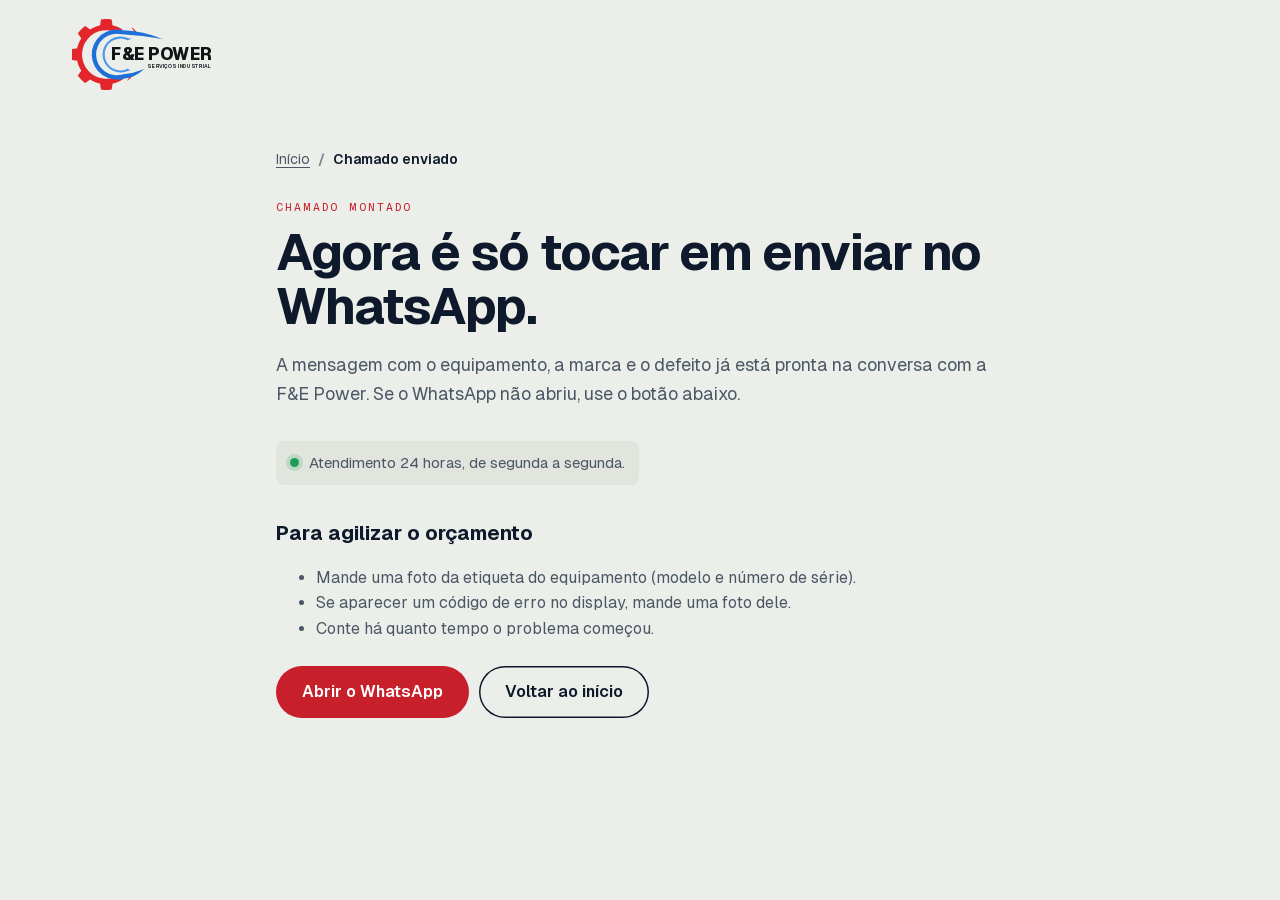
<file: obrigado/index.html>
<!doctype html>
<html lang="pt-BR">
<head>
  <meta http-equiv="Content-Security-Policy" content="default-src 'self'; img-src 'self' data:; style-src 'self' 'unsafe-inline'; font-src 'self'; script-src 'self' https://www.googletagmanager.com; connect-src 'self' https://*.google-analytics.com https://*.analytics.google.com https://www.googletagmanager.com; base-uri 'none'; form-action 'self'">
  <meta charset="utf-8">
  <meta name="referrer" content="strict-origin-when-cross-origin">
  <meta name="viewport" content="width=device-width,initial-scale=1">
  <meta name="theme-color" content="#ECEEE9">
  <link rel="icon" href="/favicon.svg?v=20261023c" type="image/svg+xml">
  <link rel="stylesheet" href="/arcane-ui.css?v=20261023c">
  <link rel="stylesheet" href="/arcane-conversao.css?v=20261023c">
  <link rel="stylesheet" href="/styles.css?v=20261023c">
  <meta name="robots" content="noindex,follow">
  <meta name="ga4-id" content="">
  <title>Chamado enviado · F&amp;E Power</title>
  <meta name="description" content="Seu chamado foi montado no WhatsApp da F&amp;E Power. É só enviar a mensagem.">
  <script type="application/ld+json">
  {"@context":"https://schema.org","@type":"BreadcrumbList","itemListElement":[{"@type":"ListItem","position":1,"name":"Início","item":"https://fepower.arcanestudios.io/"},{"@type":"ListItem","position":2,"name":"Chamado enviado","item":"https://fepower.arcanestudios.io/obrigado/"}]}
  </script>
</head>
<body>
  <header class="topo"><div class="topo-in"><a class="marca" href="/" aria-label="F&amp;E Power Serviços Industrial, início"><svg class="marca__logo" viewBox="10 14 850 430" aria-hidden="true" focusable="false"><path class="engrenagem" fill="#E3262B" d="M314.5 379.6 L313.2 380.4 L311.9 381.3 L310.6 382.1 L309.3 383.0 L308.0 383.8 L306.7 384.6 L305.3 385.4 L304.0 386.2 L302.7 386.9 L301.3 387.7 L299.9 388.4 L298.6 389.2 L297.2 389.9 L295.8 390.6 L294.4 391.3 L293.0 392.0 L291.6 392.7 L290.2 393.3 L288.8 394.0 L287.4 394.6 L286.0 395.2 L284.6 395.8 L283.1 396.5 L281.7 397.0 L280.2 397.6 L278.8 398.2 L277.3 398.7 L275.9 399.3 L274.4 399.8 L273.0 400.3 L271.5 400.8 L270.0 401.3 L268.5 401.8 L267.0 402.2 L265.6 402.7 L264.1 403.1 L262.6 403.5 L261.1 403.9 L259.6 404.3 L258.1 404.7 L256.6 405.1 L255.0 405.4 L253.5 405.8 L252.0 406.1 L251.5 411.2 L250.8 416.3 L250.1 421.3 L249.3 426.4 L248.4 431.5 L247.4 436.6 L246.3 441.7 L244.5 441.9 L242.7 442.2 L240.8 442.4 L239.0 442.6 L237.2 442.8 L235.3 443.0 L233.5 443.2 L231.6 443.3 L229.8 443.5 L227.9 443.6 L226.1 443.7 L224.2 443.8 L222.4 443.9 L220.5 443.9 L218.7 444.0 L216.9 444.0 L215.0 444.0 L213.1 444.0 L211.3 444.0 L209.5 443.9 L207.6 443.9 L205.8 443.8 L203.9 443.7 L202.1 443.6 L200.2 443.5 L198.4 443.3 L196.5 443.2 L194.7 443.0 L192.8 442.8 L191.0 442.6 L189.2 442.4 L187.3 442.2 L185.5 441.9 L183.7 441.7 L182.6 436.6 L181.6 431.5 L180.7 426.4 L179.9 421.3 L179.2 416.3 L178.5 411.2 L178.0 406.1 L176.5 405.8 L175.0 405.4 L173.4 405.1 L171.9 404.7 L170.4 404.3 L168.9 403.9 L167.4 403.5 L165.9 403.1 L164.4 402.7 L163.0 402.2 L161.5 401.8 L160.0 401.3 L158.5 400.8 L157.0 400.3 L155.6 399.8 L154.1 399.3 L152.7 398.7 L151.2 398.2 L149.8 397.6 L148.3 397.0 L146.9 396.5 L145.4 395.8 L144.0 395.2 L142.6 394.6 L141.2 394.0 L139.8 393.3 L138.4 392.7 L137.0 392.0 L135.6 391.3 L134.2 390.6 L132.8 389.9 L131.4 389.2 L130.1 388.4 L128.7 387.7 L127.3 386.9 L126.0 386.2 L124.7 385.4 L123.3 384.6 L122.0 383.8 L120.7 383.0 L119.4 382.1 L118.1 381.3 L114.1 384.5 L110.0 387.6 L105.9 390.7 L101.8 393.7 L97.5 396.7 L93.2 399.6 L88.9 402.4 L87.4 401.3 L85.9 400.2 L84.5 399.1 L83.0 397.9 L81.6 396.8 L80.2 395.6 L78.7 394.4 L77.3 393.2 L75.9 392.0 L74.5 390.8 L73.1 389.5 L71.8 388.3 L70.4 387.0 L69.1 385.8 L67.7 384.5 L66.4 383.2 L65.1 381.9 L63.8 380.6 L62.5 379.3 L61.2 377.9 L60.0 376.6 L58.7 375.2 L57.5 373.9 L56.2 372.5 L55.0 371.1 L53.8 369.7 L52.6 368.3 L51.4 366.8 L50.2 365.4 L49.1 364.0 L47.9 362.5 L46.8 361.1 L45.7 359.6 L44.6 358.1 L47.4 353.8 L50.3 349.5 L53.3 345.2 L56.3 341.1 L59.4 337.0 L62.5 332.9 L65.7 328.9 L64.9 327.6 L64.0 326.3 L63.2 325.0 L62.4 323.7 L61.6 322.3 L60.8 321.0 L60.1 319.7 L59.3 318.3 L58.6 316.9 L57.8 315.6 L57.1 314.2 L56.4 312.8 L55.7 311.4 L55.0 310.0 L54.3 308.6 L53.7 307.2 L53.0 305.8 L52.4 304.4 L51.8 303.0 L51.2 301.6 L50.5 300.1 L50.0 298.7 L49.4 297.2 L48.8 295.8 L48.3 294.3 L47.7 292.9 L47.2 291.4 L46.7 290.0 L46.2 288.5 L45.7 287.0 L45.2 285.5 L44.8 284.0 L44.3 282.6 L43.9 281.1 L43.5 279.6 L43.1 278.1 L42.7 276.6 L42.3 275.1 L41.9 273.6 L41.6 272.0 L41.2 270.5 L40.9 269.0 L35.8 268.5 L30.7 267.8 L25.7 267.1 L20.6 266.3 L15.5 265.4 L10.4 264.4 L5.3 263.3 L5.1 261.5 L4.8 259.7 L4.6 257.8 L4.4 256.0 L4.2 254.2 L4.0 252.3 L3.8 250.5 L3.7 248.6 L3.5 246.8 L3.4 244.9 L3.3 243.1 L3.2 241.2 L3.1 239.4 L3.1 237.5 L3.0 235.7 L3.0 233.9 L3.0 232.0 L3.0 230.1 L3.0 228.3 L3.1 226.5 L3.1 224.6 L3.2 222.8 L3.3 220.9 L3.4 219.1 L3.5 217.2 L3.7 215.4 L3.8 213.5 L4.0 211.7 L4.2 209.8 L4.4 208.0 L4.6 206.2 L4.8 204.3 L5.1 202.5 L5.3 200.7 L10.4 199.6 L15.5 198.6 L20.6 197.7 L25.7 196.9 L30.7 196.2 L35.8 195.5 L40.9 195.0 L41.2 193.5 L41.6 192.0 L41.9 190.4 L42.3 188.9 L42.7 187.4 L43.1 185.9 L43.5 184.4 L43.9 182.9 L44.3 181.4 L44.8 180.0 L45.2 178.5 L45.7 177.0 L46.2 175.5 L46.7 174.0 L47.2 172.6 L47.7 171.1 L48.3 169.7 L48.8 168.2 L49.4 166.8 L50.0 165.3 L50.5 163.9 L51.2 162.4 L51.8 161.0 L52.4 159.6 L53.0 158.2 L53.7 156.8 L54.3 155.4 L55.0 154.0 L55.7 152.6 L56.4 151.2 L57.1 149.8 L57.8 148.4 L58.6 147.1 L59.3 145.7 L60.1 144.3 L60.8 143.0 L61.6 141.7 L62.4 140.3 L63.2 139.0 L64.0 137.7 L64.9 136.4 L65.7 135.1 L62.5 131.1 L59.4 127.0 L56.3 122.9 L53.3 118.8 L50.3 114.5 L47.4 110.2 L44.6 105.9 L45.7 104.4 L46.8 102.9 L47.9 101.5 L49.1 100.0 L50.2 98.6 L51.4 97.2 L52.6 95.7 L53.8 94.3 L55.0 92.9 L56.2 91.5 L57.5 90.1 L58.7 88.8 L60.0 87.4 L61.2 86.1 L62.5 84.7 L63.8 83.4 L65.1 82.1 L66.4 80.8 L67.7 79.5 L69.1 78.2 L70.4 77.0 L71.8 75.7 L73.1 74.5 L74.5 73.2 L75.9 72.0 L77.3 70.8 L78.7 69.6 L80.2 68.4 L81.6 67.2 L83.0 66.1 L84.5 64.9 L85.9 63.8 L87.4 62.7 L88.9 61.6 L93.2 64.4 L97.5 67.3 L101.8 70.3 L105.9 73.3 L110.0 76.4 L114.1 79.5 L118.1 82.7 L119.4 81.9 L120.7 81.0 L122.0 80.2 L123.3 79.4 L124.7 78.6 L126.0 77.8 L127.3 77.1 L128.7 76.3 L130.1 75.6 L131.4 74.8 L132.8 74.1 L134.2 73.4 L135.6 72.7 L137.0 72.0 L138.4 71.3 L139.8 70.7 L141.2 70.0 L142.6 69.4 L144.0 68.8 L145.4 68.2 L146.9 67.5 L148.3 67.0 L149.8 66.4 L151.2 65.8 L152.7 65.3 L154.1 64.7 L155.6 64.2 L157.0 63.7 L158.5 63.2 L160.0 62.7 L161.5 62.2 L163.0 61.8 L164.4 61.3 L165.9 60.9 L167.4 60.5 L168.9 60.1 L170.4 59.7 L171.9 59.3 L173.4 58.9 L175.0 58.6 L176.5 58.2 L178.0 57.9 L178.5 52.8 L179.2 47.7 L179.9 42.7 L180.7 37.6 L181.6 32.5 L182.6 27.4 L183.7 22.3 L185.5 22.1 L187.3 21.8 L189.2 21.6 L191.0 21.4 L192.8 21.2 L194.7 21.0 L196.5 20.8 L198.4 20.7 L200.2 20.5 L202.1 20.4 L203.9 20.3 L205.8 20.2 L207.6 20.1 L209.5 20.1 L211.3 20.0 L213.1 20.0 L215.0 20.0 L216.9 20.0 L218.7 20.0 L220.5 20.1 L222.4 20.1 L224.2 20.2 L226.1 20.3 L227.9 20.4 L229.8 20.5 L231.6 20.7 L233.5 20.8 L235.3 21.0 L237.2 21.2 L239.0 21.4 L240.8 21.6 L242.7 21.8 L244.5 22.1 L246.3 22.3 L247.4 27.4 L248.4 32.5 L249.3 37.6 L250.1 42.7 L250.8 47.7 L251.5 52.8 L252.0 57.9 L253.5 58.2 L255.0 58.6 L256.6 58.9 L258.1 59.3 L259.6 59.7 L261.1 60.1 L262.6 60.5 L264.1 60.9 L265.6 61.3 L267.0 61.8 L268.5 62.2 L270.0 62.7 L271.5 63.2 L273.0 63.7 L274.4 64.2 L275.9 64.7 L277.3 65.3 L278.8 65.8 L280.2 66.4 L281.7 67.0 L283.1 67.5 L284.6 68.2 L286.0 68.8 L287.4 69.4 L288.8 70.0 L290.2 70.7 L291.6 71.3 L293.0 72.0 L294.4 72.7 L295.8 73.4 L297.2 74.1 L298.6 74.8 L299.9 75.6 L301.3 76.3 L302.7 77.1 L304.0 77.8 L305.3 78.6 L306.7 79.4 L308.0 80.2 L309.3 81.0 L291.8 109.0 A145 145 0 1 0 296.1 352.2 Z"/><path class="ponta" fill="#E3262B" d="M363.5 67.0 Q394.5 86.6 407.3 121.0 Q380.5 98.0 363.5 67.0 Z"/><path class="ponta" fill="#E3262B" d="M372.6 355.1 Q362.1 379.1 338.1 389.6 Q350.8 367.8 372.6 355.1 Z"/><path class="arco arco--1" fill="#1F6FD8" d="M552.0 140.0 Q433.1 88.5 314.3 86.5 A150 150 0 1 0 324.4 374.7 Q383.2 370.7 442.0 318.0 Q379.2 343.9 316.3 349.9 A124 124 0 1 1 308.0 111.7 Q430.0 117.7 552.0 140.0 Z"/><path class="arco arco--2" fill="#4A97EC" d="M368.0 138.0 L347.3 134.9 A108 108 0 1 0 350.7 327.4 L360.0 330.0 L344.6 315.9 A95 95 0 1 1 341.6 146.6 Z"/><g class="nome"><text x="243" y="263" fill="#121417" font-family="Geist, sans-serif" font-weight="800" font-size="104" letter-spacing="-1" textLength="602" lengthAdjust="spacingAndGlyphs">F&amp;E POWER</text><text class="nome__sub" x="458" y="314" fill="#2A2D33" font-family="Geist, sans-serif" font-weight="700" font-size="27" letter-spacing="2" textLength="387" lengthAdjust="spacingAndGlyphs">SERVIÇOS INDUSTRIAL</text></g></svg></a></div></header>
  <main class="pagina-texto" id="conteudo" data-conversao="formulario">
    <nav class="migalha" aria-label="Você está em"><ol><li><a href="/">Início</a></li><li aria-current="page">Chamado enviado</li></ol></nav>
    <p class="sobretitulo">Chamado montado</p>
    <h1>Agora é só tocar em enviar no WhatsApp.</h1>
    <p class="lead">A mensagem com o equipamento, a marca e o defeito já está pronta na conversa com a F&amp;E Power. Se o WhatsApp não abriu, use o botão abaixo.</p>
    <p class="promessa">Atendimento 24 horas, de segunda a segunda.</p>
    <h2>Para agilizar o orçamento</h2>
    <ul><li>Mande uma foto da etiqueta do equipamento (modelo e número de série).</li><li>Se aparecer um código de erro no display, mande uma foto dele.</li><li>Conte há quanto tempo o problema começou.</li></ul>
    <div class="acoes">
      <a class="btn" href="https://wa.me/5519982784289?text=Ol%C3%A1!%20Vim%20pelo%20site%20e%20quero%20abrir%20um%20chamado." target="_blank" rel="noopener noreferrer">Abrir o WhatsApp</a>
      <a class="btn btn-sec" href="/">Voltar ao início</a>
    </div>
  </main>
  <script src="/arcane-analytics.js?v=20261023c"></script>
</body>
</html>
</file>
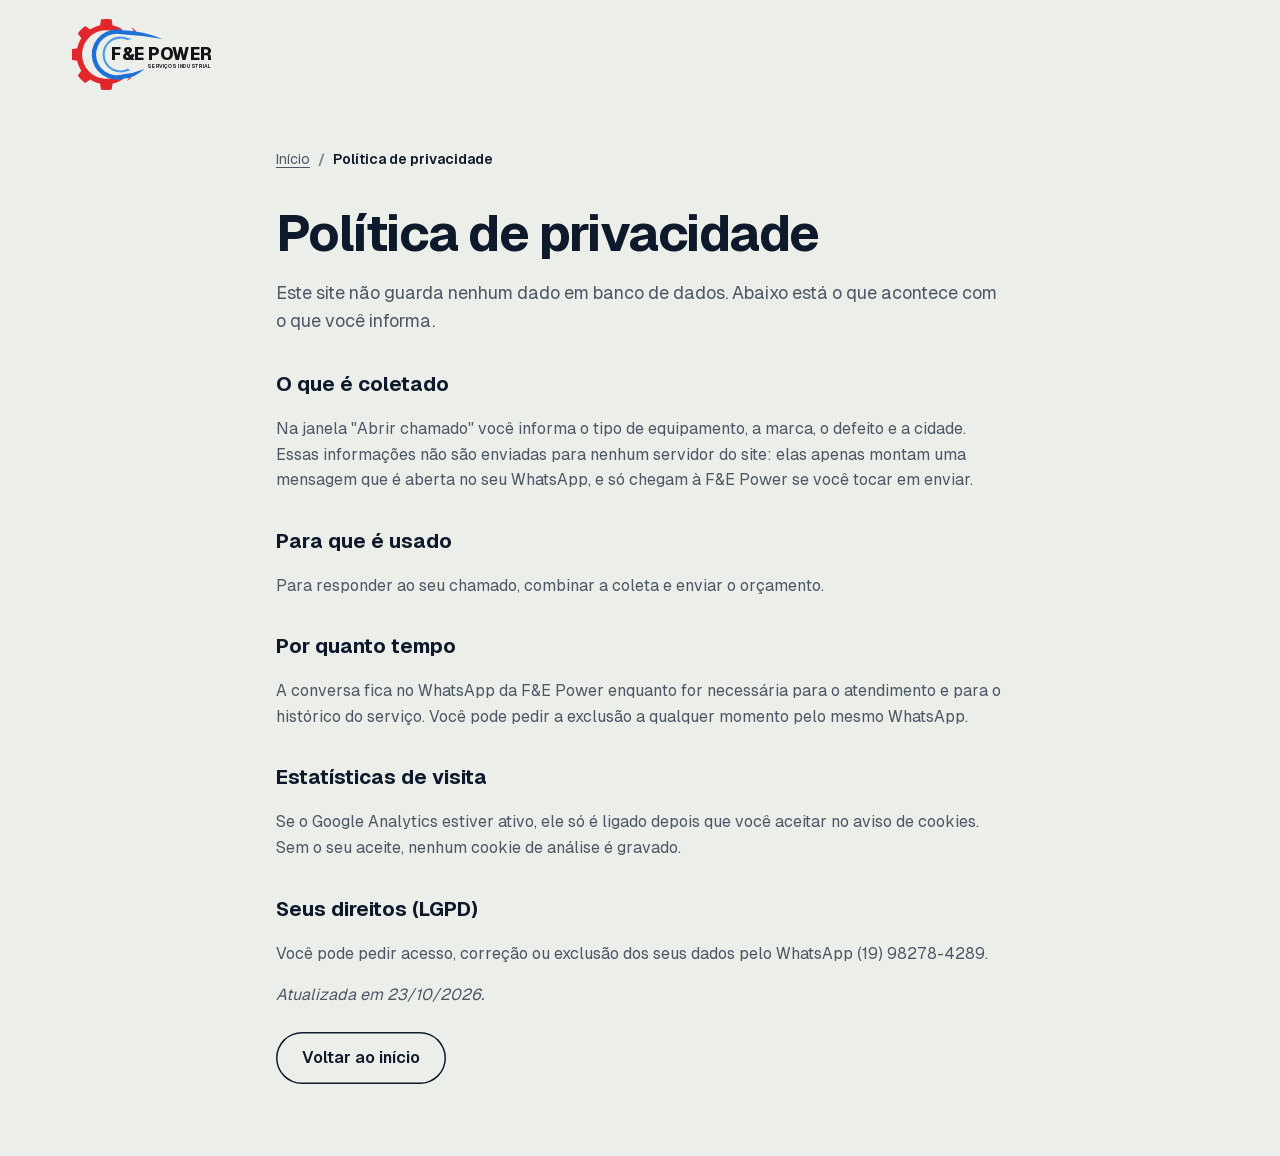
<file: politica-de-privacidade/index.html>
<!doctype html>
<html lang="pt-BR">
<head>
  <meta http-equiv="Content-Security-Policy" content="default-src 'self'; img-src 'self' data:; style-src 'self' 'unsafe-inline'; font-src 'self'; script-src 'self'; connect-src 'self'; base-uri 'none'; form-action 'self'">
  <meta charset="utf-8">
  <meta name="referrer" content="strict-origin-when-cross-origin">
  <meta name="viewport" content="width=device-width,initial-scale=1">
  <meta name="theme-color" content="#ECEEE9">
  <link rel="icon" href="/favicon.svg?v=20261023c" type="image/svg+xml">
  <link rel="stylesheet" href="/arcane-ui.css?v=20261023c">
  <link rel="stylesheet" href="/arcane-conversao.css?v=20261023c">
  <link rel="stylesheet" href="/styles.css?v=20261023c">
  <title>Política de privacidade · F&amp;E Power</title>
  <meta name="description" content="Como o site da F&amp;E Power trata os dados de quem abre um chamado: o que é coletado, para quê e por quanto tempo.">
  <link rel="canonical" href="https://fepower.arcanestudios.io/politica-de-privacidade/">
  <script type="application/ld+json">
  {"@context":"https://schema.org","@type":"BreadcrumbList","itemListElement":[{"@type":"ListItem","position":1,"name":"Início","item":"https://fepower.arcanestudios.io/"},{"@type":"ListItem","position":2,"name":"Política de privacidade","item":"https://fepower.arcanestudios.io/politica-de-privacidade/"}]}
  </script>
</head>
<body>
  <header class="topo"><div class="topo-in"><a class="marca" href="/" aria-label="F&amp;E Power Serviços Industrial, início"><svg class="marca__logo" viewBox="10 14 850 430" aria-hidden="true" focusable="false"><path class="engrenagem" fill="#E3262B" d="M314.5 379.6 L313.2 380.4 L311.9 381.3 L310.6 382.1 L309.3 383.0 L308.0 383.8 L306.7 384.6 L305.3 385.4 L304.0 386.2 L302.7 386.9 L301.3 387.7 L299.9 388.4 L298.6 389.2 L297.2 389.9 L295.8 390.6 L294.4 391.3 L293.0 392.0 L291.6 392.7 L290.2 393.3 L288.8 394.0 L287.4 394.6 L286.0 395.2 L284.6 395.8 L283.1 396.5 L281.7 397.0 L280.2 397.6 L278.8 398.2 L277.3 398.7 L275.9 399.3 L274.4 399.8 L273.0 400.3 L271.5 400.8 L270.0 401.3 L268.5 401.8 L267.0 402.2 L265.6 402.7 L264.1 403.1 L262.6 403.5 L261.1 403.9 L259.6 404.3 L258.1 404.7 L256.6 405.1 L255.0 405.4 L253.5 405.8 L252.0 406.1 L251.5 411.2 L250.8 416.3 L250.1 421.3 L249.3 426.4 L248.4 431.5 L247.4 436.6 L246.3 441.7 L244.5 441.9 L242.7 442.2 L240.8 442.4 L239.0 442.6 L237.2 442.8 L235.3 443.0 L233.5 443.2 L231.6 443.3 L229.8 443.5 L227.9 443.6 L226.1 443.7 L224.2 443.8 L222.4 443.9 L220.5 443.9 L218.7 444.0 L216.9 444.0 L215.0 444.0 L213.1 444.0 L211.3 444.0 L209.5 443.9 L207.6 443.9 L205.8 443.8 L203.9 443.7 L202.1 443.6 L200.2 443.5 L198.4 443.3 L196.5 443.2 L194.7 443.0 L192.8 442.8 L191.0 442.6 L189.2 442.4 L187.3 442.2 L185.5 441.9 L183.7 441.7 L182.6 436.6 L181.6 431.5 L180.7 426.4 L179.9 421.3 L179.2 416.3 L178.5 411.2 L178.0 406.1 L176.5 405.8 L175.0 405.4 L173.4 405.1 L171.9 404.7 L170.4 404.3 L168.9 403.9 L167.4 403.5 L165.9 403.1 L164.4 402.7 L163.0 402.2 L161.5 401.8 L160.0 401.3 L158.5 400.8 L157.0 400.3 L155.6 399.8 L154.1 399.3 L152.7 398.7 L151.2 398.2 L149.8 397.6 L148.3 397.0 L146.9 396.5 L145.4 395.8 L144.0 395.2 L142.6 394.6 L141.2 394.0 L139.8 393.3 L138.4 392.7 L137.0 392.0 L135.6 391.3 L134.2 390.6 L132.8 389.9 L131.4 389.2 L130.1 388.4 L128.7 387.7 L127.3 386.9 L126.0 386.2 L124.7 385.4 L123.3 384.6 L122.0 383.8 L120.7 383.0 L119.4 382.1 L118.1 381.3 L114.1 384.5 L110.0 387.6 L105.9 390.7 L101.8 393.7 L97.5 396.7 L93.2 399.6 L88.9 402.4 L87.4 401.3 L85.9 400.2 L84.5 399.1 L83.0 397.9 L81.6 396.8 L80.2 395.6 L78.7 394.4 L77.3 393.2 L75.9 392.0 L74.5 390.8 L73.1 389.5 L71.8 388.3 L70.4 387.0 L69.1 385.8 L67.7 384.5 L66.4 383.2 L65.1 381.9 L63.8 380.6 L62.5 379.3 L61.2 377.9 L60.0 376.6 L58.7 375.2 L57.5 373.9 L56.2 372.5 L55.0 371.1 L53.8 369.7 L52.6 368.3 L51.4 366.8 L50.2 365.4 L49.1 364.0 L47.9 362.5 L46.8 361.1 L45.7 359.6 L44.6 358.1 L47.4 353.8 L50.3 349.5 L53.3 345.2 L56.3 341.1 L59.4 337.0 L62.5 332.9 L65.7 328.9 L64.9 327.6 L64.0 326.3 L63.2 325.0 L62.4 323.7 L61.6 322.3 L60.8 321.0 L60.1 319.7 L59.3 318.3 L58.6 316.9 L57.8 315.6 L57.1 314.2 L56.4 312.8 L55.7 311.4 L55.0 310.0 L54.3 308.6 L53.7 307.2 L53.0 305.8 L52.4 304.4 L51.8 303.0 L51.2 301.6 L50.5 300.1 L50.0 298.7 L49.4 297.2 L48.8 295.8 L48.3 294.3 L47.7 292.9 L47.2 291.4 L46.7 290.0 L46.2 288.5 L45.7 287.0 L45.2 285.5 L44.8 284.0 L44.3 282.6 L43.9 281.1 L43.5 279.6 L43.1 278.1 L42.7 276.6 L42.3 275.1 L41.9 273.6 L41.6 272.0 L41.2 270.5 L40.9 269.0 L35.8 268.5 L30.7 267.8 L25.7 267.1 L20.6 266.3 L15.5 265.4 L10.4 264.4 L5.3 263.3 L5.1 261.5 L4.8 259.7 L4.6 257.8 L4.4 256.0 L4.2 254.2 L4.0 252.3 L3.8 250.5 L3.7 248.6 L3.5 246.8 L3.4 244.9 L3.3 243.1 L3.2 241.2 L3.1 239.4 L3.1 237.5 L3.0 235.7 L3.0 233.9 L3.0 232.0 L3.0 230.1 L3.0 228.3 L3.1 226.5 L3.1 224.6 L3.2 222.8 L3.3 220.9 L3.4 219.1 L3.5 217.2 L3.7 215.4 L3.8 213.5 L4.0 211.7 L4.2 209.8 L4.4 208.0 L4.6 206.2 L4.8 204.3 L5.1 202.5 L5.3 200.7 L10.4 199.6 L15.5 198.6 L20.6 197.7 L25.7 196.9 L30.7 196.2 L35.8 195.5 L40.9 195.0 L41.2 193.5 L41.6 192.0 L41.9 190.4 L42.3 188.9 L42.7 187.4 L43.1 185.9 L43.5 184.4 L43.9 182.9 L44.3 181.4 L44.8 180.0 L45.2 178.5 L45.7 177.0 L46.2 175.5 L46.7 174.0 L47.2 172.6 L47.7 171.1 L48.3 169.7 L48.8 168.2 L49.4 166.8 L50.0 165.3 L50.5 163.9 L51.2 162.4 L51.8 161.0 L52.4 159.6 L53.0 158.2 L53.7 156.8 L54.3 155.4 L55.0 154.0 L55.7 152.6 L56.4 151.2 L57.1 149.8 L57.8 148.4 L58.6 147.1 L59.3 145.7 L60.1 144.3 L60.8 143.0 L61.6 141.7 L62.4 140.3 L63.2 139.0 L64.0 137.7 L64.9 136.4 L65.7 135.1 L62.5 131.1 L59.4 127.0 L56.3 122.9 L53.3 118.8 L50.3 114.5 L47.4 110.2 L44.6 105.9 L45.7 104.4 L46.8 102.9 L47.9 101.5 L49.1 100.0 L50.2 98.6 L51.4 97.2 L52.6 95.7 L53.8 94.3 L55.0 92.9 L56.2 91.5 L57.5 90.1 L58.7 88.8 L60.0 87.4 L61.2 86.1 L62.5 84.7 L63.8 83.4 L65.1 82.1 L66.4 80.8 L67.7 79.5 L69.1 78.2 L70.4 77.0 L71.8 75.7 L73.1 74.5 L74.5 73.2 L75.9 72.0 L77.3 70.8 L78.7 69.6 L80.2 68.4 L81.6 67.2 L83.0 66.1 L84.5 64.9 L85.9 63.8 L87.4 62.7 L88.9 61.6 L93.2 64.4 L97.5 67.3 L101.8 70.3 L105.9 73.3 L110.0 76.4 L114.1 79.5 L118.1 82.7 L119.4 81.9 L120.7 81.0 L122.0 80.2 L123.3 79.4 L124.7 78.6 L126.0 77.8 L127.3 77.1 L128.7 76.3 L130.1 75.6 L131.4 74.8 L132.8 74.1 L134.2 73.4 L135.6 72.7 L137.0 72.0 L138.4 71.3 L139.8 70.7 L141.2 70.0 L142.6 69.4 L144.0 68.8 L145.4 68.2 L146.9 67.5 L148.3 67.0 L149.8 66.4 L151.2 65.8 L152.7 65.3 L154.1 64.7 L155.6 64.2 L157.0 63.7 L158.5 63.2 L160.0 62.7 L161.5 62.2 L163.0 61.8 L164.4 61.3 L165.9 60.9 L167.4 60.5 L168.9 60.1 L170.4 59.7 L171.9 59.3 L173.4 58.9 L175.0 58.6 L176.5 58.2 L178.0 57.9 L178.5 52.8 L179.2 47.7 L179.9 42.7 L180.7 37.6 L181.6 32.5 L182.6 27.4 L183.7 22.3 L185.5 22.1 L187.3 21.8 L189.2 21.6 L191.0 21.4 L192.8 21.2 L194.7 21.0 L196.5 20.8 L198.4 20.7 L200.2 20.5 L202.1 20.4 L203.9 20.3 L205.8 20.2 L207.6 20.1 L209.5 20.1 L211.3 20.0 L213.1 20.0 L215.0 20.0 L216.9 20.0 L218.7 20.0 L220.5 20.1 L222.4 20.1 L224.2 20.2 L226.1 20.3 L227.9 20.4 L229.8 20.5 L231.6 20.7 L233.5 20.8 L235.3 21.0 L237.2 21.2 L239.0 21.4 L240.8 21.6 L242.7 21.8 L244.5 22.1 L246.3 22.3 L247.4 27.4 L248.4 32.5 L249.3 37.6 L250.1 42.7 L250.8 47.7 L251.5 52.8 L252.0 57.9 L253.5 58.2 L255.0 58.6 L256.6 58.9 L258.1 59.3 L259.6 59.7 L261.1 60.1 L262.6 60.5 L264.1 60.9 L265.6 61.3 L267.0 61.8 L268.5 62.2 L270.0 62.7 L271.5 63.2 L273.0 63.7 L274.4 64.2 L275.9 64.7 L277.3 65.3 L278.8 65.8 L280.2 66.4 L281.7 67.0 L283.1 67.5 L284.6 68.2 L286.0 68.8 L287.4 69.4 L288.8 70.0 L290.2 70.7 L291.6 71.3 L293.0 72.0 L294.4 72.7 L295.8 73.4 L297.2 74.1 L298.6 74.8 L299.9 75.6 L301.3 76.3 L302.7 77.1 L304.0 77.8 L305.3 78.6 L306.7 79.4 L308.0 80.2 L309.3 81.0 L291.8 109.0 A145 145 0 1 0 296.1 352.2 Z"/><path class="ponta" fill="#E3262B" d="M363.5 67.0 Q394.5 86.6 407.3 121.0 Q380.5 98.0 363.5 67.0 Z"/><path class="ponta" fill="#E3262B" d="M372.6 355.1 Q362.1 379.1 338.1 389.6 Q350.8 367.8 372.6 355.1 Z"/><path class="arco arco--1" fill="#1F6FD8" d="M552.0 140.0 Q433.1 88.5 314.3 86.5 A150 150 0 1 0 324.4 374.7 Q383.2 370.7 442.0 318.0 Q379.2 343.9 316.3 349.9 A124 124 0 1 1 308.0 111.7 Q430.0 117.7 552.0 140.0 Z"/><path class="arco arco--2" fill="#4A97EC" d="M368.0 138.0 L347.3 134.9 A108 108 0 1 0 350.7 327.4 L360.0 330.0 L344.6 315.9 A95 95 0 1 1 341.6 146.6 Z"/><g class="nome"><text x="243" y="263" fill="#121417" font-family="Geist, sans-serif" font-weight="800" font-size="104" letter-spacing="-1" textLength="602" lengthAdjust="spacingAndGlyphs">F&amp;E POWER</text><text class="nome__sub" x="458" y="314" fill="#2A2D33" font-family="Geist, sans-serif" font-weight="700" font-size="27" letter-spacing="2" textLength="387" lengthAdjust="spacingAndGlyphs">SERVIÇOS INDUSTRIAL</text></g></svg></a></div></header>
  <main class="pagina-texto" id="conteudo">
    <nav class="migalha" aria-label="Você está em"><ol><li><a href="/">Início</a></li><li aria-current="page">Política de privacidade</li></ol></nav>
    <h1>Política de privacidade</h1>
    <p class="lead">Este site não guarda nenhum dado em banco de dados. Abaixo está o que acontece com o que você informa.</p>
    <h2>O que é coletado</h2>
    <p>Na janela "Abrir chamado" você informa o tipo de equipamento, a marca, o defeito e a cidade. Essas informações não são enviadas para nenhum servidor do site: elas apenas montam uma mensagem que é aberta no seu WhatsApp, e só chegam à F&amp;E Power se você tocar em enviar.</p>
    <h2>Para que é usado</h2>
    <p>Para responder ao seu chamado, combinar a coleta e enviar o orçamento.</p>
    <h2>Por quanto tempo</h2>
    <p>A conversa fica no WhatsApp da F&amp;E Power enquanto for necessária para o atendimento e para o histórico do serviço. Você pode pedir a exclusão a qualquer momento pelo mesmo WhatsApp.</p>
    <h2>Estatísticas de visita</h2>
    <p>Se o Google Analytics estiver ativo, ele só é ligado depois que você aceitar no aviso de cookies. Sem o seu aceite, nenhum cookie de análise é gravado.</p>
    <h2>Seus direitos (LGPD)</h2>
    <p>Você pode pedir acesso, correção ou exclusão dos seus dados pelo WhatsApp (19) 98278-4289.</p>
    <p><em>Atualizada em 23/10/2026.</em></p>
    <div class="acoes"><a class="btn btn-sec" href="/">Voltar ao início</a></div>
  </main>
</body>
</html>
</file>
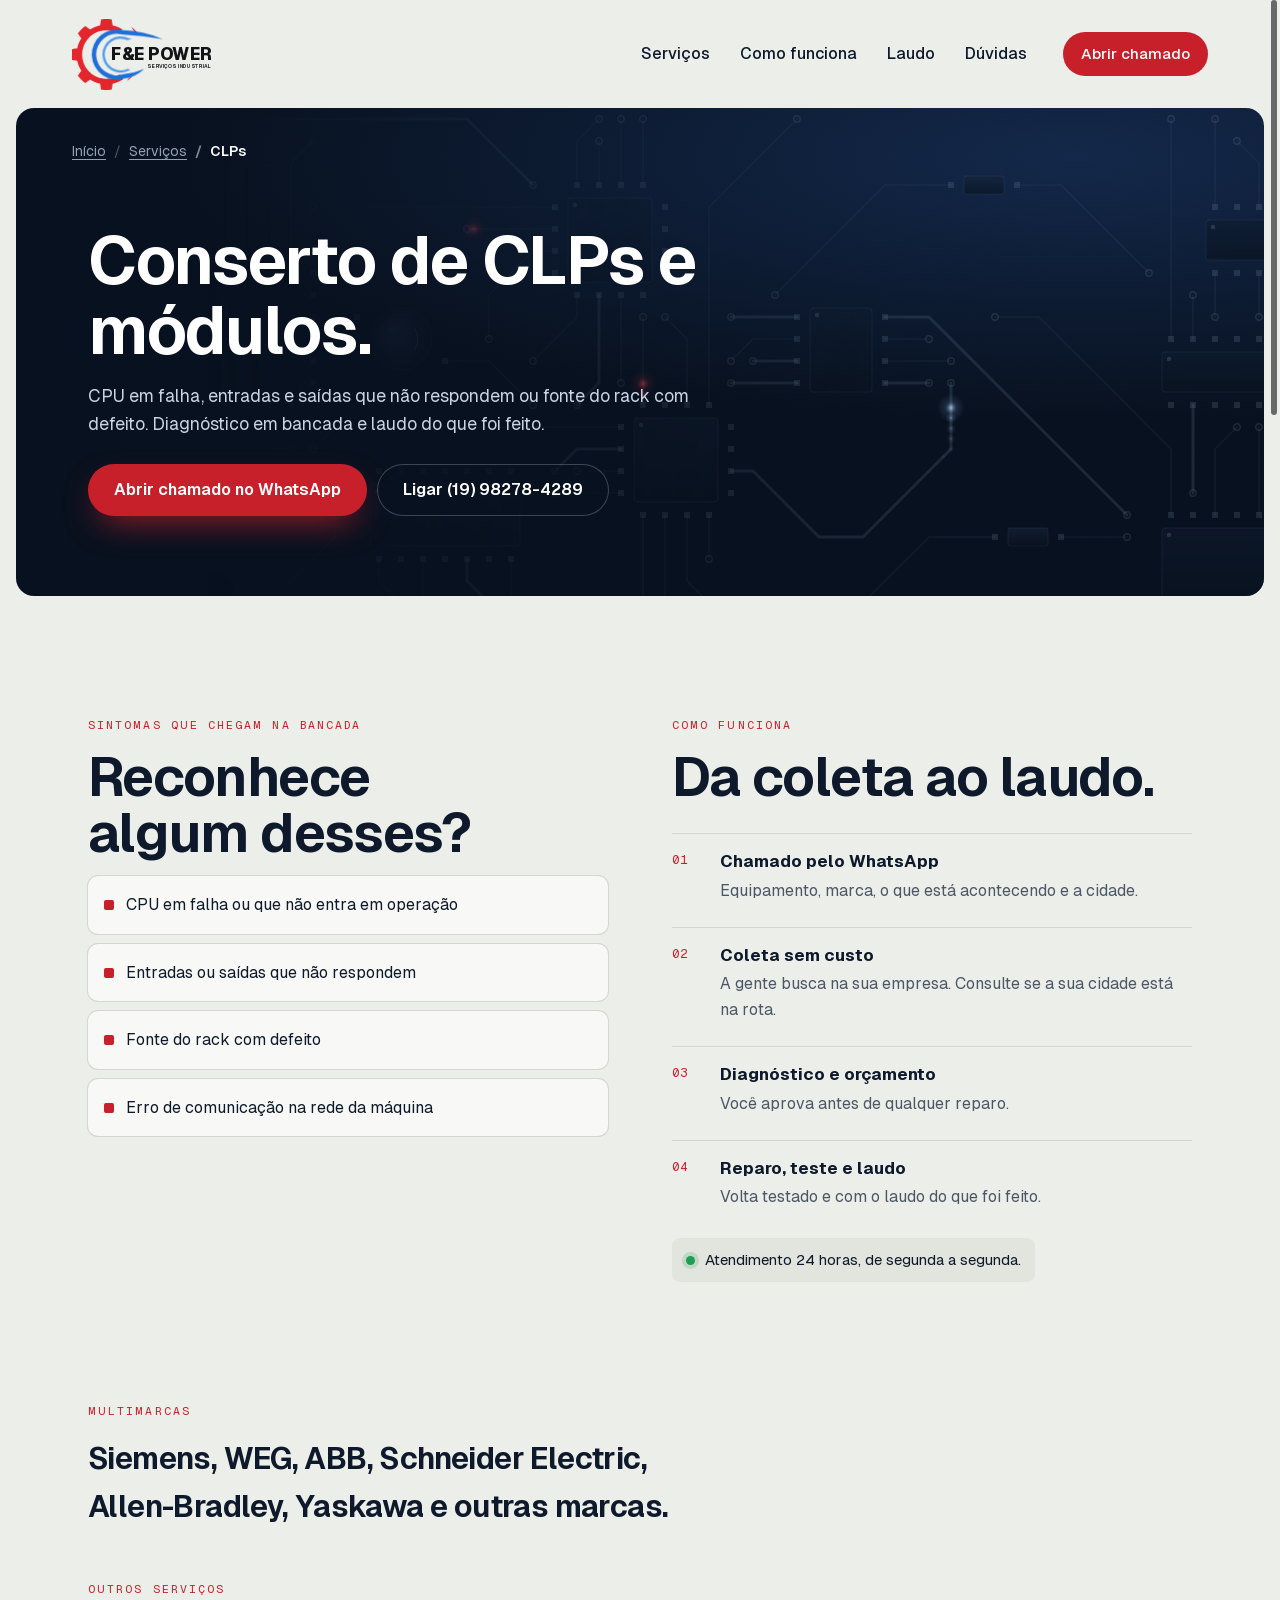
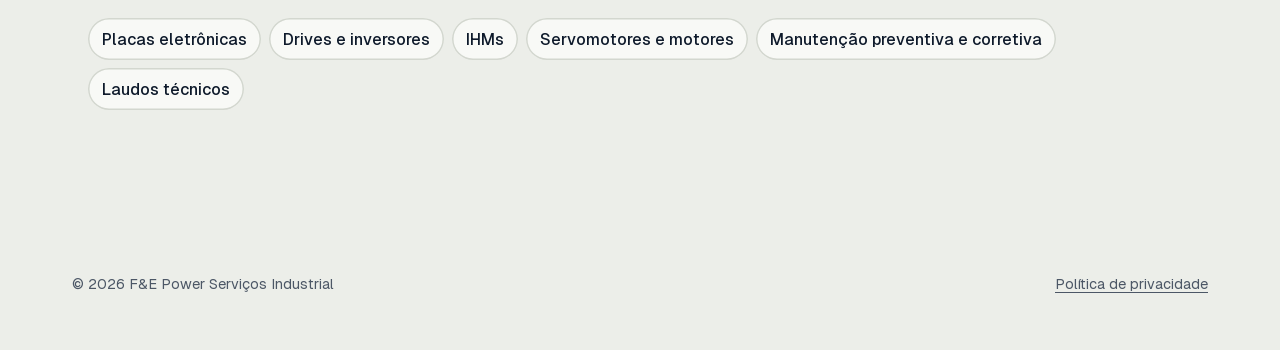
<file: servicos/clp/index.html>
<!doctype html>
<html lang="pt-BR">
<head>
  <meta charset="utf-8">
  <meta http-equiv="Content-Security-Policy" content="default-src 'self'; img-src 'self' data:; style-src 'self' 'unsafe-inline'; font-src 'self'; script-src 'self' https://www.googletagmanager.com; connect-src 'self' https://*.google-analytics.com https://*.analytics.google.com https://www.googletagmanager.com; base-uri 'none'; form-action 'self' https://wa.me">
  <meta name="referrer" content="strict-origin-when-cross-origin">
  <meta name="viewport" content="width=device-width,initial-scale=1,viewport-fit=cover">
  <title>Conserto de CLP (controlador lógico programável) · F&amp;E Power</title>
  <meta name="description" content="Conserto de CLP e módulos de entrada e saída: CPU em falha, fonte, comunicação. Multimarcas, com laudo técnico e coleta sem custo.">
  <meta property="og:title" content="Conserto de CLP (controlador lógico programável) · F&amp;E Power">
  <meta property="og:description" content="Conserto de CLP e módulos de entrada e saída: CPU em falha, fonte, comunicação. Multimarcas, com laudo técnico e coleta sem custo.">
  <meta property="og:image" content="https://fepower.arcanestudios.io/og-image.jpg">
  <meta property="og:image:width" content="1200">
  <meta property="og:image:height" content="630">
  <meta property="og:image:alt" content="Placa eletrônica com trilhas acesas e a frase: a gente traz o sinal de volta">
  <meta property="og:url" content="https://fepower.arcanestudios.io/servicos/clp/">
  <meta property="og:locale" content="pt_BR">
  <meta property="og:type" content="website">
  <meta name="twitter:card" content="summary_large_image">
  <link rel="canonical" href="https://fepower.arcanestudios.io/servicos/clp/">
  <meta name="ga4-id" content="">
  <meta name="theme-color" content="#ECEEE9">
  <meta name="color-scheme" content="light">
  <link rel="icon" href="/favicon.svg?v=20261023c" type="image/svg+xml">
  <link rel="preload" href="/fonts/Geist-Variable.woff2" as="font" type="font/woff2" crossorigin>
  <link rel="stylesheet" href="/arcane-ui.css?v=20261023c">
  <link rel="stylesheet" href="/arcane-motion.css?v=20261023c">
  <link rel="stylesheet" href="/arcane-conversao.css?v=20261023c">
  <link rel="stylesheet" href="/styles.css?v=20261023c">
  <script src="/carga.js?v=20261023c"></script>
  <script type="application/ld+json">
  {"@context":"https://schema.org","@graph":[{"@type":"BreadcrumbList","itemListElement":[{"@type":"ListItem","position":1,"name":"Início","item":"https://fepower.arcanestudios.io/"},{"@type":"ListItem","position":2,"name":"Serviços","item":"https://fepower.arcanestudios.io/#servicos"},{"@type":"ListItem","position":3,"name":"CLPs","item":"https://fepower.arcanestudios.io/servicos/clp/"}]},{"@type":"Service","name":"Conserto de CLP (controlador lógico programável)","description":"Conserto de CLP e módulos de entrada e saída: CPU em falha, fonte, comunicação. Multimarcas, com laudo técnico e coleta sem custo.","provider":{"@type":"ProfessionalService","name":"F&E Power Serviços Industrial","telephone":"+55 19 98278-4289","url":"https://fepower.arcanestudios.io/"}}]}
  </script>
</head>
<body class="tem-cta-fixo">
  <!-- Tela de carregamento. Logo da F&E redesenhada em vetor a partir do material deles. Se chegar o arquivo oficial, trocar
       mantendo as classes engrenagem / ponta / arco / nome (a animação usa essas classes). -->
  <div class="carga" aria-hidden="true">
    <svg class="carga__onda" viewBox="0 0 1200 200" preserveAspectRatio="none"><path class="onda-base" d="M0 100 H880 L900 100 L915 40 L935 170 L955 20 L975 150 L995 100 H1200"/><path class="onda-pulso" pathLength="100" d="M0 100 H880 L900 100 L915 40 L935 170 L955 20 L975 150 L995 100 H1200"/></svg>
    <div class="carga__centro">
      <svg class="carga__logo" viewBox="10 14 850 430"><path class="engrenagem" fill="#E3262B" d="M314.5 379.6 L313.2 380.4 L311.9 381.3 L310.6 382.1 L309.3 383.0 L308.0 383.8 L306.7 384.6 L305.3 385.4 L304.0 386.2 L302.7 386.9 L301.3 387.7 L299.9 388.4 L298.6 389.2 L297.2 389.9 L295.8 390.6 L294.4 391.3 L293.0 392.0 L291.6 392.7 L290.2 393.3 L288.8 394.0 L287.4 394.6 L286.0 395.2 L284.6 395.8 L283.1 396.5 L281.7 397.0 L280.2 397.6 L278.8 398.2 L277.3 398.7 L275.9 399.3 L274.4 399.8 L273.0 400.3 L271.5 400.8 L270.0 401.3 L268.5 401.8 L267.0 402.2 L265.6 402.7 L264.1 403.1 L262.6 403.5 L261.1 403.9 L259.6 404.3 L258.1 404.7 L256.6 405.1 L255.0 405.4 L253.5 405.8 L252.0 406.1 L251.5 411.2 L250.8 416.3 L250.1 421.3 L249.3 426.4 L248.4 431.5 L247.4 436.6 L246.3 441.7 L244.5 441.9 L242.7 442.2 L240.8 442.4 L239.0 442.6 L237.2 442.8 L235.3 443.0 L233.5 443.2 L231.6 443.3 L229.8 443.5 L227.9 443.6 L226.1 443.7 L224.2 443.8 L222.4 443.9 L220.5 443.9 L218.7 444.0 L216.9 444.0 L215.0 444.0 L213.1 444.0 L211.3 444.0 L209.5 443.9 L207.6 443.9 L205.8 443.8 L203.9 443.7 L202.1 443.6 L200.2 443.5 L198.4 443.3 L196.5 443.2 L194.7 443.0 L192.8 442.8 L191.0 442.6 L189.2 442.4 L187.3 442.2 L185.5 441.9 L183.7 441.7 L182.6 436.6 L181.6 431.5 L180.7 426.4 L179.9 421.3 L179.2 416.3 L178.5 411.2 L178.0 406.1 L176.5 405.8 L175.0 405.4 L173.4 405.1 L171.9 404.7 L170.4 404.3 L168.9 403.9 L167.4 403.5 L165.9 403.1 L164.4 402.7 L163.0 402.2 L161.5 401.8 L160.0 401.3 L158.5 400.8 L157.0 400.3 L155.6 399.8 L154.1 399.3 L152.7 398.7 L151.2 398.2 L149.8 397.6 L148.3 397.0 L146.9 396.5 L145.4 395.8 L144.0 395.2 L142.6 394.6 L141.2 394.0 L139.8 393.3 L138.4 392.7 L137.0 392.0 L135.6 391.3 L134.2 390.6 L132.8 389.9 L131.4 389.2 L130.1 388.4 L128.7 387.7 L127.3 386.9 L126.0 386.2 L124.7 385.4 L123.3 384.6 L122.0 383.8 L120.7 383.0 L119.4 382.1 L118.1 381.3 L114.1 384.5 L110.0 387.6 L105.9 390.7 L101.8 393.7 L97.5 396.7 L93.2 399.6 L88.9 402.4 L87.4 401.3 L85.9 400.2 L84.5 399.1 L83.0 397.9 L81.6 396.8 L80.2 395.6 L78.7 394.4 L77.3 393.2 L75.9 392.0 L74.5 390.8 L73.1 389.5 L71.8 388.3 L70.4 387.0 L69.1 385.8 L67.7 384.5 L66.4 383.2 L65.1 381.9 L63.8 380.6 L62.5 379.3 L61.2 377.9 L60.0 376.6 L58.7 375.2 L57.5 373.9 L56.2 372.5 L55.0 371.1 L53.8 369.7 L52.6 368.3 L51.4 366.8 L50.2 365.4 L49.1 364.0 L47.9 362.5 L46.8 361.1 L45.7 359.6 L44.6 358.1 L47.4 353.8 L50.3 349.5 L53.3 345.2 L56.3 341.1 L59.4 337.0 L62.5 332.9 L65.7 328.9 L64.9 327.6 L64.0 326.3 L63.2 325.0 L62.4 323.7 L61.6 322.3 L60.8 321.0 L60.1 319.7 L59.3 318.3 L58.6 316.9 L57.8 315.6 L57.1 314.2 L56.4 312.8 L55.7 311.4 L55.0 310.0 L54.3 308.6 L53.7 307.2 L53.0 305.8 L52.4 304.4 L51.8 303.0 L51.2 301.6 L50.5 300.1 L50.0 298.7 L49.4 297.2 L48.8 295.8 L48.3 294.3 L47.7 292.9 L47.2 291.4 L46.7 290.0 L46.2 288.5 L45.7 287.0 L45.2 285.5 L44.8 284.0 L44.3 282.6 L43.9 281.1 L43.5 279.6 L43.1 278.1 L42.7 276.6 L42.3 275.1 L41.9 273.6 L41.6 272.0 L41.2 270.5 L40.9 269.0 L35.8 268.5 L30.7 267.8 L25.7 267.1 L20.6 266.3 L15.5 265.4 L10.4 264.4 L5.3 263.3 L5.1 261.5 L4.8 259.7 L4.6 257.8 L4.4 256.0 L4.2 254.2 L4.0 252.3 L3.8 250.5 L3.7 248.6 L3.5 246.8 L3.4 244.9 L3.3 243.1 L3.2 241.2 L3.1 239.4 L3.1 237.5 L3.0 235.7 L3.0 233.9 L3.0 232.0 L3.0 230.1 L3.0 228.3 L3.1 226.5 L3.1 224.6 L3.2 222.8 L3.3 220.9 L3.4 219.1 L3.5 217.2 L3.7 215.4 L3.8 213.5 L4.0 211.7 L4.2 209.8 L4.4 208.0 L4.6 206.2 L4.8 204.3 L5.1 202.5 L5.3 200.7 L10.4 199.6 L15.5 198.6 L20.6 197.7 L25.7 196.9 L30.7 196.2 L35.8 195.5 L40.9 195.0 L41.2 193.5 L41.6 192.0 L41.9 190.4 L42.3 188.9 L42.7 187.4 L43.1 185.9 L43.5 184.4 L43.9 182.9 L44.3 181.4 L44.8 180.0 L45.2 178.5 L45.7 177.0 L46.2 175.5 L46.7 174.0 L47.2 172.6 L47.7 171.1 L48.3 169.7 L48.8 168.2 L49.4 166.8 L50.0 165.3 L50.5 163.9 L51.2 162.4 L51.8 161.0 L52.4 159.6 L53.0 158.2 L53.7 156.8 L54.3 155.4 L55.0 154.0 L55.7 152.6 L56.4 151.2 L57.1 149.8 L57.8 148.4 L58.6 147.1 L59.3 145.7 L60.1 144.3 L60.8 143.0 L61.6 141.7 L62.4 140.3 L63.2 139.0 L64.0 137.7 L64.9 136.4 L65.7 135.1 L62.5 131.1 L59.4 127.0 L56.3 122.9 L53.3 118.8 L50.3 114.5 L47.4 110.2 L44.6 105.9 L45.7 104.4 L46.8 102.9 L47.9 101.5 L49.1 100.0 L50.2 98.6 L51.4 97.2 L52.6 95.7 L53.8 94.3 L55.0 92.9 L56.2 91.5 L57.5 90.1 L58.7 88.8 L60.0 87.4 L61.2 86.1 L62.5 84.7 L63.8 83.4 L65.1 82.1 L66.4 80.8 L67.7 79.5 L69.1 78.2 L70.4 77.0 L71.8 75.7 L73.1 74.5 L74.5 73.2 L75.9 72.0 L77.3 70.8 L78.7 69.6 L80.2 68.4 L81.6 67.2 L83.0 66.1 L84.5 64.9 L85.9 63.8 L87.4 62.7 L88.9 61.6 L93.2 64.4 L97.5 67.3 L101.8 70.3 L105.9 73.3 L110.0 76.4 L114.1 79.5 L118.1 82.7 L119.4 81.9 L120.7 81.0 L122.0 80.2 L123.3 79.4 L124.7 78.6 L126.0 77.8 L127.3 77.1 L128.7 76.3 L130.1 75.6 L131.4 74.8 L132.8 74.1 L134.2 73.4 L135.6 72.7 L137.0 72.0 L138.4 71.3 L139.8 70.7 L141.2 70.0 L142.6 69.4 L144.0 68.8 L145.4 68.2 L146.9 67.5 L148.3 67.0 L149.8 66.4 L151.2 65.8 L152.7 65.3 L154.1 64.7 L155.6 64.2 L157.0 63.7 L158.5 63.2 L160.0 62.7 L161.5 62.2 L163.0 61.8 L164.4 61.3 L165.9 60.9 L167.4 60.5 L168.9 60.1 L170.4 59.7 L171.9 59.3 L173.4 58.9 L175.0 58.6 L176.5 58.2 L178.0 57.9 L178.5 52.8 L179.2 47.7 L179.9 42.7 L180.7 37.6 L181.6 32.5 L182.6 27.4 L183.7 22.3 L185.5 22.1 L187.3 21.8 L189.2 21.6 L191.0 21.4 L192.8 21.2 L194.7 21.0 L196.5 20.8 L198.4 20.7 L200.2 20.5 L202.1 20.4 L203.9 20.3 L205.8 20.2 L207.6 20.1 L209.5 20.1 L211.3 20.0 L213.1 20.0 L215.0 20.0 L216.9 20.0 L218.7 20.0 L220.5 20.1 L222.4 20.1 L224.2 20.2 L226.1 20.3 L227.9 20.4 L229.8 20.5 L231.6 20.7 L233.5 20.8 L235.3 21.0 L237.2 21.2 L239.0 21.4 L240.8 21.6 L242.7 21.8 L244.5 22.1 L246.3 22.3 L247.4 27.4 L248.4 32.5 L249.3 37.6 L250.1 42.7 L250.8 47.7 L251.5 52.8 L252.0 57.9 L253.5 58.2 L255.0 58.6 L256.6 58.9 L258.1 59.3 L259.6 59.7 L261.1 60.1 L262.6 60.5 L264.1 60.9 L265.6 61.3 L267.0 61.8 L268.5 62.2 L270.0 62.7 L271.5 63.2 L273.0 63.7 L274.4 64.2 L275.9 64.7 L277.3 65.3 L278.8 65.8 L280.2 66.4 L281.7 67.0 L283.1 67.5 L284.6 68.2 L286.0 68.8 L287.4 69.4 L288.8 70.0 L290.2 70.7 L291.6 71.3 L293.0 72.0 L294.4 72.7 L295.8 73.4 L297.2 74.1 L298.6 74.8 L299.9 75.6 L301.3 76.3 L302.7 77.1 L304.0 77.8 L305.3 78.6 L306.7 79.4 L308.0 80.2 L309.3 81.0 L291.8 109.0 A145 145 0 1 0 296.1 352.2 Z"/><path class="ponta" fill="#E3262B" d="M363.5 67.0 Q394.5 86.6 407.3 121.0 Q380.5 98.0 363.5 67.0 Z"/><path class="ponta" fill="#E3262B" d="M372.6 355.1 Q362.1 379.1 338.1 389.6 Q350.8 367.8 372.6 355.1 Z"/><path class="arco arco--1" fill="#1F6FD8" d="M552.0 140.0 Q433.1 88.5 314.3 86.5 A150 150 0 1 0 324.4 374.7 Q383.2 370.7 442.0 318.0 Q379.2 343.9 316.3 349.9 A124 124 0 1 1 308.0 111.7 Q430.0 117.7 552.0 140.0 Z"/><path class="arco arco--2" fill="#4A97EC" d="M368.0 138.0 L347.3 134.9 A108 108 0 1 0 350.7 327.4 L360.0 330.0 L344.6 315.9 A95 95 0 1 1 341.6 146.6 Z"/><g class="nome"><text x="243" y="263" fill="#FFFFFF" font-family="Geist, sans-serif" font-weight="800" font-size="104" letter-spacing="-1" textLength="602" lengthAdjust="spacingAndGlyphs">F&amp;E POWER</text><text class="nome__sub" x="458" y="314" fill="#8FA6C6" font-family="Geist, sans-serif" font-weight="700" font-size="27" letter-spacing="2" textLength="387" lengthAdjust="spacingAndGlyphs">SERVIÇOS INDUSTRIAL</text></g></svg>
      <div class="carga__status"><span>Ligando o sistema</span><b data-carga-pct>0%</b></div>
      <div class="carga__barra"><i></i></div>
    </div>
  </div>
  <!-- /carga -->
  <!-- Gerado por ferramentas/gerar-paginas.js. Editar lá, não aqui. -->
  <div class="progresso-scroll" aria-hidden="true"></div>
  <a class="skip" href="#conteudo">Pular para o conteúdo</a>
  <header class="topo">
    <div class="topo-in">
      <a class="marca" href="/" aria-label="F&amp;E Power Serviços Industrial, início"><svg class="marca__logo" viewBox="10 14 850 430" aria-hidden="true" focusable="false"><path class="engrenagem" fill="#E3262B" d="M314.5 379.6 L313.2 380.4 L311.9 381.3 L310.6 382.1 L309.3 383.0 L308.0 383.8 L306.7 384.6 L305.3 385.4 L304.0 386.2 L302.7 386.9 L301.3 387.7 L299.9 388.4 L298.6 389.2 L297.2 389.9 L295.8 390.6 L294.4 391.3 L293.0 392.0 L291.6 392.7 L290.2 393.3 L288.8 394.0 L287.4 394.6 L286.0 395.2 L284.6 395.8 L283.1 396.5 L281.7 397.0 L280.2 397.6 L278.8 398.2 L277.3 398.7 L275.9 399.3 L274.4 399.8 L273.0 400.3 L271.5 400.8 L270.0 401.3 L268.5 401.8 L267.0 402.2 L265.6 402.7 L264.1 403.1 L262.6 403.5 L261.1 403.9 L259.6 404.3 L258.1 404.7 L256.6 405.1 L255.0 405.4 L253.5 405.8 L252.0 406.1 L251.5 411.2 L250.8 416.3 L250.1 421.3 L249.3 426.4 L248.4 431.5 L247.4 436.6 L246.3 441.7 L244.5 441.9 L242.7 442.2 L240.8 442.4 L239.0 442.6 L237.2 442.8 L235.3 443.0 L233.5 443.2 L231.6 443.3 L229.8 443.5 L227.9 443.6 L226.1 443.7 L224.2 443.8 L222.4 443.9 L220.5 443.9 L218.7 444.0 L216.9 444.0 L215.0 444.0 L213.1 444.0 L211.3 444.0 L209.5 443.9 L207.6 443.9 L205.8 443.8 L203.9 443.7 L202.1 443.6 L200.2 443.5 L198.4 443.3 L196.5 443.2 L194.7 443.0 L192.8 442.8 L191.0 442.6 L189.2 442.4 L187.3 442.2 L185.5 441.9 L183.7 441.7 L182.6 436.6 L181.6 431.5 L180.7 426.4 L179.9 421.3 L179.2 416.3 L178.5 411.2 L178.0 406.1 L176.5 405.8 L175.0 405.4 L173.4 405.1 L171.9 404.7 L170.4 404.3 L168.9 403.9 L167.4 403.5 L165.9 403.1 L164.4 402.7 L163.0 402.2 L161.5 401.8 L160.0 401.3 L158.5 400.8 L157.0 400.3 L155.6 399.8 L154.1 399.3 L152.7 398.7 L151.2 398.2 L149.8 397.6 L148.3 397.0 L146.9 396.5 L145.4 395.8 L144.0 395.2 L142.6 394.6 L141.2 394.0 L139.8 393.3 L138.4 392.7 L137.0 392.0 L135.6 391.3 L134.2 390.6 L132.8 389.9 L131.4 389.2 L130.1 388.4 L128.7 387.7 L127.3 386.9 L126.0 386.2 L124.7 385.4 L123.3 384.6 L122.0 383.8 L120.7 383.0 L119.4 382.1 L118.1 381.3 L114.1 384.5 L110.0 387.6 L105.9 390.7 L101.8 393.7 L97.5 396.7 L93.2 399.6 L88.9 402.4 L87.4 401.3 L85.9 400.2 L84.5 399.1 L83.0 397.9 L81.6 396.8 L80.2 395.6 L78.7 394.4 L77.3 393.2 L75.9 392.0 L74.5 390.8 L73.1 389.5 L71.8 388.3 L70.4 387.0 L69.1 385.8 L67.7 384.5 L66.4 383.2 L65.1 381.9 L63.8 380.6 L62.5 379.3 L61.2 377.9 L60.0 376.6 L58.7 375.2 L57.5 373.9 L56.2 372.5 L55.0 371.1 L53.8 369.7 L52.6 368.3 L51.4 366.8 L50.2 365.4 L49.1 364.0 L47.9 362.5 L46.8 361.1 L45.7 359.6 L44.6 358.1 L47.4 353.8 L50.3 349.5 L53.3 345.2 L56.3 341.1 L59.4 337.0 L62.5 332.9 L65.7 328.9 L64.9 327.6 L64.0 326.3 L63.2 325.0 L62.4 323.7 L61.6 322.3 L60.8 321.0 L60.1 319.7 L59.3 318.3 L58.6 316.9 L57.8 315.6 L57.1 314.2 L56.4 312.8 L55.7 311.4 L55.0 310.0 L54.3 308.6 L53.7 307.2 L53.0 305.8 L52.4 304.4 L51.8 303.0 L51.2 301.6 L50.5 300.1 L50.0 298.7 L49.4 297.2 L48.8 295.8 L48.3 294.3 L47.7 292.9 L47.2 291.4 L46.7 290.0 L46.2 288.5 L45.7 287.0 L45.2 285.5 L44.8 284.0 L44.3 282.6 L43.9 281.1 L43.5 279.6 L43.1 278.1 L42.7 276.6 L42.3 275.1 L41.9 273.6 L41.6 272.0 L41.2 270.5 L40.9 269.0 L35.8 268.5 L30.7 267.8 L25.7 267.1 L20.6 266.3 L15.5 265.4 L10.4 264.4 L5.3 263.3 L5.1 261.5 L4.8 259.7 L4.6 257.8 L4.4 256.0 L4.2 254.2 L4.0 252.3 L3.8 250.5 L3.7 248.6 L3.5 246.8 L3.4 244.9 L3.3 243.1 L3.2 241.2 L3.1 239.4 L3.1 237.5 L3.0 235.7 L3.0 233.9 L3.0 232.0 L3.0 230.1 L3.0 228.3 L3.1 226.5 L3.1 224.6 L3.2 222.8 L3.3 220.9 L3.4 219.1 L3.5 217.2 L3.7 215.4 L3.8 213.5 L4.0 211.7 L4.2 209.8 L4.4 208.0 L4.6 206.2 L4.8 204.3 L5.1 202.5 L5.3 200.7 L10.4 199.6 L15.5 198.6 L20.6 197.7 L25.7 196.9 L30.7 196.2 L35.8 195.5 L40.9 195.0 L41.2 193.5 L41.6 192.0 L41.9 190.4 L42.3 188.9 L42.7 187.4 L43.1 185.9 L43.5 184.4 L43.9 182.9 L44.3 181.4 L44.8 180.0 L45.2 178.5 L45.7 177.0 L46.2 175.5 L46.7 174.0 L47.2 172.6 L47.7 171.1 L48.3 169.7 L48.8 168.2 L49.4 166.8 L50.0 165.3 L50.5 163.9 L51.2 162.4 L51.8 161.0 L52.4 159.6 L53.0 158.2 L53.7 156.8 L54.3 155.4 L55.0 154.0 L55.7 152.6 L56.4 151.2 L57.1 149.8 L57.8 148.4 L58.6 147.1 L59.3 145.7 L60.1 144.3 L60.8 143.0 L61.6 141.7 L62.4 140.3 L63.2 139.0 L64.0 137.7 L64.9 136.4 L65.7 135.1 L62.5 131.1 L59.4 127.0 L56.3 122.9 L53.3 118.8 L50.3 114.5 L47.4 110.2 L44.6 105.9 L45.7 104.4 L46.8 102.9 L47.9 101.5 L49.1 100.0 L50.2 98.6 L51.4 97.2 L52.6 95.7 L53.8 94.3 L55.0 92.9 L56.2 91.5 L57.5 90.1 L58.7 88.8 L60.0 87.4 L61.2 86.1 L62.5 84.7 L63.8 83.4 L65.1 82.1 L66.4 80.8 L67.7 79.5 L69.1 78.2 L70.4 77.0 L71.8 75.7 L73.1 74.5 L74.5 73.2 L75.9 72.0 L77.3 70.8 L78.7 69.6 L80.2 68.4 L81.6 67.2 L83.0 66.1 L84.5 64.9 L85.9 63.8 L87.4 62.7 L88.9 61.6 L93.2 64.4 L97.5 67.3 L101.8 70.3 L105.9 73.3 L110.0 76.4 L114.1 79.5 L118.1 82.7 L119.4 81.9 L120.7 81.0 L122.0 80.2 L123.3 79.4 L124.7 78.6 L126.0 77.8 L127.3 77.1 L128.7 76.3 L130.1 75.6 L131.4 74.8 L132.8 74.1 L134.2 73.4 L135.6 72.7 L137.0 72.0 L138.4 71.3 L139.8 70.7 L141.2 70.0 L142.6 69.4 L144.0 68.8 L145.4 68.2 L146.9 67.5 L148.3 67.0 L149.8 66.4 L151.2 65.8 L152.7 65.3 L154.1 64.7 L155.6 64.2 L157.0 63.7 L158.5 63.2 L160.0 62.7 L161.5 62.2 L163.0 61.8 L164.4 61.3 L165.9 60.9 L167.4 60.5 L168.9 60.1 L170.4 59.7 L171.9 59.3 L173.4 58.9 L175.0 58.6 L176.5 58.2 L178.0 57.9 L178.5 52.8 L179.2 47.7 L179.9 42.7 L180.7 37.6 L181.6 32.5 L182.6 27.4 L183.7 22.3 L185.5 22.1 L187.3 21.8 L189.2 21.6 L191.0 21.4 L192.8 21.2 L194.7 21.0 L196.5 20.8 L198.4 20.7 L200.2 20.5 L202.1 20.4 L203.9 20.3 L205.8 20.2 L207.6 20.1 L209.5 20.1 L211.3 20.0 L213.1 20.0 L215.0 20.0 L216.9 20.0 L218.7 20.0 L220.5 20.1 L222.4 20.1 L224.2 20.2 L226.1 20.3 L227.9 20.4 L229.8 20.5 L231.6 20.7 L233.5 20.8 L235.3 21.0 L237.2 21.2 L239.0 21.4 L240.8 21.6 L242.7 21.8 L244.5 22.1 L246.3 22.3 L247.4 27.4 L248.4 32.5 L249.3 37.6 L250.1 42.7 L250.8 47.7 L251.5 52.8 L252.0 57.9 L253.5 58.2 L255.0 58.6 L256.6 58.9 L258.1 59.3 L259.6 59.7 L261.1 60.1 L262.6 60.5 L264.1 60.9 L265.6 61.3 L267.0 61.8 L268.5 62.2 L270.0 62.7 L271.5 63.2 L273.0 63.7 L274.4 64.2 L275.9 64.7 L277.3 65.3 L278.8 65.8 L280.2 66.4 L281.7 67.0 L283.1 67.5 L284.6 68.2 L286.0 68.8 L287.4 69.4 L288.8 70.0 L290.2 70.7 L291.6 71.3 L293.0 72.0 L294.4 72.7 L295.8 73.4 L297.2 74.1 L298.6 74.8 L299.9 75.6 L301.3 76.3 L302.7 77.1 L304.0 77.8 L305.3 78.6 L306.7 79.4 L308.0 80.2 L309.3 81.0 L291.8 109.0 A145 145 0 1 0 296.1 352.2 Z"/><path class="ponta" fill="#E3262B" d="M363.5 67.0 Q394.5 86.6 407.3 121.0 Q380.5 98.0 363.5 67.0 Z"/><path class="ponta" fill="#E3262B" d="M372.6 355.1 Q362.1 379.1 338.1 389.6 Q350.8 367.8 372.6 355.1 Z"/><path class="arco arco--1" fill="#1F6FD8" d="M552.0 140.0 Q433.1 88.5 314.3 86.5 A150 150 0 1 0 324.4 374.7 Q383.2 370.7 442.0 318.0 Q379.2 343.9 316.3 349.9 A124 124 0 1 1 308.0 111.7 Q430.0 117.7 552.0 140.0 Z"/><path class="arco arco--2" fill="#4A97EC" d="M368.0 138.0 L347.3 134.9 A108 108 0 1 0 350.7 327.4 L360.0 330.0 L344.6 315.9 A95 95 0 1 1 341.6 146.6 Z"/><g class="nome"><text x="243" y="263" fill="#121417" font-family="Geist, sans-serif" font-weight="800" font-size="104" letter-spacing="-1" textLength="602" lengthAdjust="spacingAndGlyphs">F&amp;E POWER</text><text class="nome__sub" x="458" y="314" fill="#2A2D33" font-family="Geist, sans-serif" font-weight="700" font-size="27" letter-spacing="2" textLength="387" lengthAdjust="spacingAndGlyphs">SERVIÇOS INDUSTRIAL</text></g></svg></a>
      <button class="menu-btn" aria-expanded="false" aria-controls="menu">Menu</button>
      <nav id="menu" class="menu" aria-label="Principal">
        <a class="link-anim" href="/#servicos">Serviços</a>
        <a class="link-anim" href="/#processo">Como funciona</a>
        <a class="link-anim" href="/#cases">Laudo</a>
        <a class="link-anim" href="/#duvidas">Dúvidas</a>
        <a class="btn" data-chamado href="https://wa.me/5519982784289?text=Ol%C3%A1!%20Vim%20pelo%20site%20e%20quero%20abrir%20um%20chamado." target="_blank" rel="noopener noreferrer">Abrir chamado</a>
      </nav>
    </div>
  </header>
  <main id="conteudo">
    <section class="pagina-topo">
      <div data-placa="calma"></div>
      <nav class="migalha" aria-label="Você está em"><ol><li><a href="/">Início</a></li><li><a href="/#servicos">Serviços</a></li><li aria-current="page">CLPs</li></ol></nav>
      <div class="bloco">
        <h1 data-reveal>Conserto de CLPs e módulos.</h1>
        <p class="lead" data-reveal style="--i:1">CPU em falha, entradas e saídas que não respondem ou fonte do rack com defeito. Diagnóstico em bancada e laudo do que foi feito.</p>
        <div class="acoes" data-reveal style="--i:2">
          <a class="btn btn-pulso" data-chamado="CLP" href="https://wa.me/5519982784289?text=Ol%C3%A1!%20Vim%20pelo%20site%20e%20quero%20abrir%20um%20chamado." target="_blank" rel="noopener noreferrer">Abrir chamado no WhatsApp</a>
          <a class="btn btn-vidro" href="tel:+5519982784289">Ligar (19) 98278-4289</a>
        </div>
      </div>
    </section>
    <section class="bloco duas">
      <div>
        <p class="rotulo">Sintomas que chegam na bancada</p>
        <h2 data-reveal>Reconhece algum desses?</h2>
        <ul class="lista-tec" data-stagger><li>CPU em falha ou que não entra em operação</li><li>Entradas ou saídas que não respondem</li><li>Fonte do rack com defeito</li><li>Erro de comunicação na rede da máquina</li></ul>
      </div>
      <div>
        <p class="rotulo">Como funciona</p>
        <h2 data-reveal>Da coleta ao laudo.</h2>
        <ol class="passos">
          <li><span>01</span><div><b>Chamado pelo WhatsApp</b><p>Equipamento, marca, o que está acontecendo e a cidade.</p></div></li>
          <li><span>02</span><div><b>Coleta sem custo</b><p>A gente busca na sua empresa. Consulte se a sua cidade está na rota.</p></div></li>
          <li><span>03</span><div><b>Diagnóstico e orçamento</b><p>Você aprova antes de qualquer reparo.</p></div></li>
          <li><span>04</span><div><b>Reparo, teste e laudo</b><p>Volta testado e com o laudo do que foi feito.</p></div></li>
        </ol>
        <p class="promessa">Atendimento 24 horas, de segunda a segunda.</p>
      </div>
    </section>
    <section class="bloco" style="padding-top:0">
      <p class="rotulo">Multimarcas</p>
      <p style="font-size:clamp(1.3rem,4vw,1.9rem);font-weight:650;letter-spacing:-.02em;margin:0;max-width:30ch">Siemens, WEG, ABB, Schneider Electric, Allen-Bradley, Yaskawa e outras marcas.</p>
      <p class="rotulo" style="margin-top:48px">Outros serviços</p>
      <div class="outros"><a href="/servicos/placas-eletronicas/">Placas eletrônicas</a><a href="/servicos/drives-e-inversores/">Drives e inversores</a><a href="/servicos/ihm/">IHMs</a><a href="/servicos/servomotores-e-motores/">Servomotores e motores</a><a href="/servicos/manutencao-preventiva-e-corretiva/">Manutenção preventiva e corretiva</a><a href="/servicos/laudos-tecnicos/">Laudos técnicos</a></div>
    </section>
  </main>
  <footer class="rodape">
    <p>© <span id="ano">2026</span> F&amp;E Power Serviços Industrial</p>
    <p><a href="/politica-de-privacidade/">Política de privacidade</a></p>
  </footer>
  <div class="cta-fixo">
    <a class="btn" data-chamado="CLP" href="https://wa.me/5519982784289?text=Ol%C3%A1!%20Vim%20pelo%20site%20e%20quero%20abrir%20um%20chamado." target="_blank" rel="noopener noreferrer">Abrir chamado</a>
    <a class="btn btn-sec" href="tel:+5519982784289">Ligar</a>
  </div>
  <dialog class="chamado" id="chamado" aria-labelledby="chamado-t">
    <form novalidate>
      <div class="chamado__topo">
        <div><h2 id="chamado-t">Abrir chamado</h2><p>Quatro respostas e a mensagem vai pronta para o WhatsApp.</p></div>
        <button type="button" class="fechar" data-fechar aria-label="Fechar"><svg viewBox="0 0 24 24" fill="none" stroke="currentColor" stroke-width="2" stroke-linecap="round" aria-hidden="true"><path d="M18 6L6 18M6 6l12 12"/></svg></button>
      </div>
      <fieldset>
        <legend>Qual equipamento?</legend>
        <div class="opcoes">
          <label><input type="radio" name="equipamento" value="Placa eletrônica" required><span>Placa eletrônica</span></label>
          <label><input type="radio" name="equipamento" value="Drive / inversor"><span>Drive ou inversor</span></label>
          <label><input type="radio" name="equipamento" value="IHM"><span>IHM</span></label>
          <label><input type="radio" name="equipamento" value="CLP"><span>CLP</span></label>
          <label><input type="radio" name="equipamento" value="Servomotor / motor"><span>Servo ou motor</span></label>
          <label><input type="radio" name="equipamento" value="Outro"><span>Outro</span></label>
        </div>
        <p class="erro-campo" data-erro="equipamento" aria-live="polite"></p>
      </fieldset>
      <fieldset>
        <legend>Marca</legend>
        <div class="opcoes">
          <label><input type="radio" name="marca" value="Siemens"><span>Siemens</span></label>
          <label><input type="radio" name="marca" value="WEG"><span>WEG</span></label>
          <label><input type="radio" name="marca" value="ABB"><span>ABB</span></label>
          <label><input type="radio" name="marca" value="Schneider"><span>Schneider</span></label>
          <label><input type="radio" name="marca" value="Allen-Bradley"><span>Allen-Bradley</span></label>
          <label><input type="radio" name="marca" value="Yaskawa"><span>Yaskawa</span></label>
          <label><input type="radio" name="marca" value="Outra / não sei"><span>Outra ou não sei</span></label>
        </div>
      </fieldset>
      <label class="campo"><span>O que está acontecendo?</span><textarea name="sintoma" rows="3" required placeholder="Ex.: desarma na partida, tela apagada, erro no display"></textarea><p class="erro-campo" data-erro="sintoma" aria-live="polite"></p></label>
      <label class="campo"><span>Cidade da empresa</span><input name="cidade" autocomplete="address-level2" required><p class="erro-campo" data-erro="cidade" aria-live="polite"></p></label>
      <button class="btn btn-pulso" type="submit"><svg viewBox="0 0 24 24" fill="none" stroke="currentColor" stroke-width="2" stroke-linecap="round" stroke-linejoin="round" aria-hidden="true"><path d="M3 21l1.65-3.8a9 9 0 1 1 3.4 2.9l-4.05.9"/><path d="M9 10a.5.5 0 0 0 1 0v-1a.5.5 0 0 0-1 0v1a5 5 0 0 0 5 5h1a.5.5 0 0 0 0-1h-1a.5.5 0 0 0 0 1"/></svg>Enviar pelo WhatsApp</button>
      <p class="chamado__rodape">Nada fica guardado no site: a mensagem vai direto para o WhatsApp da F&amp;E Power. <a href="/politica-de-privacidade/">Privacidade</a></p>
    </form>
  </dialog>
  <script src="/arcane-ui.js?v=20261023c"></script>
  <script src="/placa.js?v=20261023c"></script>
  <script src="/site.js?v=20261023c"></script>
  <script src="/arcane-analytics.js?v=20261023c"></script>
</body>
</html>
</file>
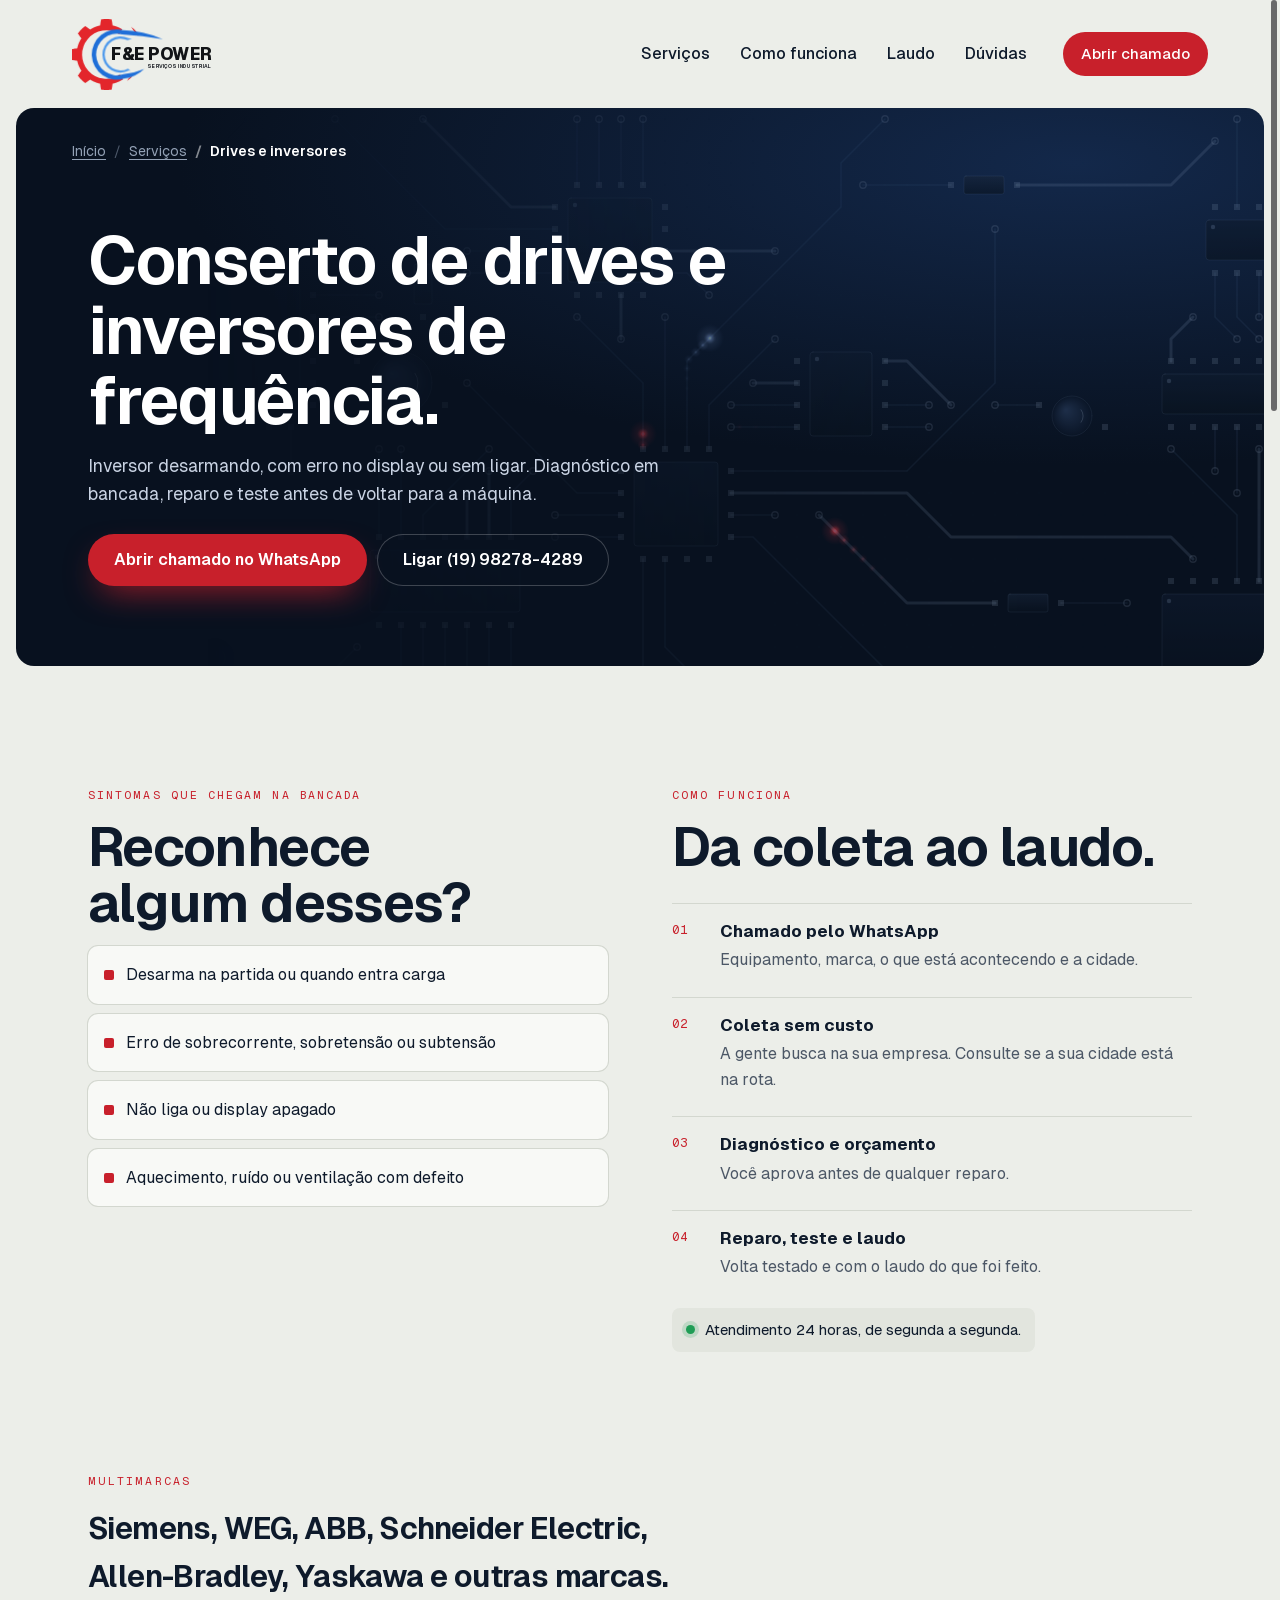
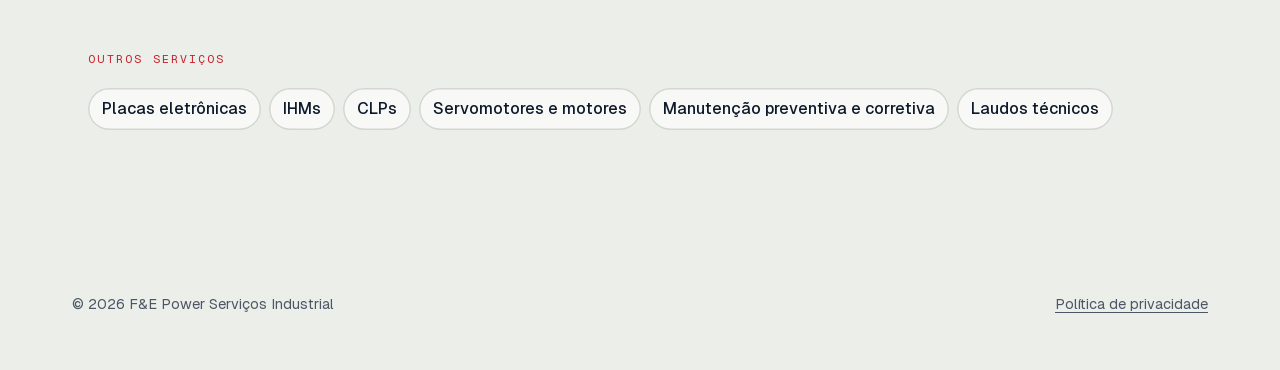
<file: servicos/drives-e-inversores/index.html>
<!doctype html>
<html lang="pt-BR">
<head>
  <meta charset="utf-8">
  <meta http-equiv="Content-Security-Policy" content="default-src 'self'; img-src 'self' data:; style-src 'self' 'unsafe-inline'; font-src 'self'; script-src 'self' https://www.googletagmanager.com; connect-src 'self' https://*.google-analytics.com https://*.analytics.google.com https://www.googletagmanager.com; base-uri 'none'; form-action 'self' https://wa.me">
  <meta name="referrer" content="strict-origin-when-cross-origin">
  <meta name="viewport" content="width=device-width,initial-scale=1,viewport-fit=cover">
  <title>Conserto de drives e inversores de frequência · F&amp;E Power</title>
  <meta name="description" content="Conserto de inversores de frequência e drives Siemens, WEG, ABB, Schneider, Allen-Bradley, Yaskawa e outros. Laudo técnico e coleta sem custo.">
  <meta property="og:title" content="Conserto de drives e inversores de frequência · F&amp;E Power">
  <meta property="og:description" content="Conserto de inversores de frequência e drives Siemens, WEG, ABB, Schneider, Allen-Bradley, Yaskawa e outros. Laudo técnico e coleta sem custo.">
  <meta property="og:image" content="https://fepower.arcanestudios.io/og-image.jpg">
  <meta property="og:image:width" content="1200">
  <meta property="og:image:height" content="630">
  <meta property="og:image:alt" content="Placa eletrônica com trilhas acesas e a frase: a gente traz o sinal de volta">
  <meta property="og:url" content="https://fepower.arcanestudios.io/servicos/drives-e-inversores/">
  <meta property="og:locale" content="pt_BR">
  <meta property="og:type" content="website">
  <meta name="twitter:card" content="summary_large_image">
  <link rel="canonical" href="https://fepower.arcanestudios.io/servicos/drives-e-inversores/">
  <meta name="ga4-id" content="">
  <meta name="theme-color" content="#ECEEE9">
  <meta name="color-scheme" content="light">
  <link rel="icon" href="/favicon.svg?v=20261023c" type="image/svg+xml">
  <link rel="preload" href="/fonts/Geist-Variable.woff2" as="font" type="font/woff2" crossorigin>
  <link rel="stylesheet" href="/arcane-ui.css?v=20261023c">
  <link rel="stylesheet" href="/arcane-motion.css?v=20261023c">
  <link rel="stylesheet" href="/arcane-conversao.css?v=20261023c">
  <link rel="stylesheet" href="/styles.css?v=20261023c">
  <script src="/carga.js?v=20261023c"></script>
  <script type="application/ld+json">
  {"@context":"https://schema.org","@graph":[{"@type":"BreadcrumbList","itemListElement":[{"@type":"ListItem","position":1,"name":"Início","item":"https://fepower.arcanestudios.io/"},{"@type":"ListItem","position":2,"name":"Serviços","item":"https://fepower.arcanestudios.io/#servicos"},{"@type":"ListItem","position":3,"name":"Drives e inversores","item":"https://fepower.arcanestudios.io/servicos/drives-e-inversores/"}]},{"@type":"Service","name":"Conserto de drives e inversores de frequência","description":"Conserto de inversores de frequência e drives Siemens, WEG, ABB, Schneider, Allen-Bradley, Yaskawa e outros. Laudo técnico e coleta sem custo.","provider":{"@type":"ProfessionalService","name":"F&E Power Serviços Industrial","telephone":"+55 19 98278-4289","url":"https://fepower.arcanestudios.io/"}}]}
  </script>
</head>
<body class="tem-cta-fixo">
  <!-- Tela de carregamento. Logo da F&E redesenhada em vetor a partir do material deles. Se chegar o arquivo oficial, trocar
       mantendo as classes engrenagem / ponta / arco / nome (a animação usa essas classes). -->
  <div class="carga" aria-hidden="true">
    <svg class="carga__onda" viewBox="0 0 1200 200" preserveAspectRatio="none"><path class="onda-base" d="M0 100 H880 L900 100 L915 40 L935 170 L955 20 L975 150 L995 100 H1200"/><path class="onda-pulso" pathLength="100" d="M0 100 H880 L900 100 L915 40 L935 170 L955 20 L975 150 L995 100 H1200"/></svg>
    <div class="carga__centro">
      <svg class="carga__logo" viewBox="10 14 850 430"><path class="engrenagem" fill="#E3262B" d="M314.5 379.6 L313.2 380.4 L311.9 381.3 L310.6 382.1 L309.3 383.0 L308.0 383.8 L306.7 384.6 L305.3 385.4 L304.0 386.2 L302.7 386.9 L301.3 387.7 L299.9 388.4 L298.6 389.2 L297.2 389.9 L295.8 390.6 L294.4 391.3 L293.0 392.0 L291.6 392.7 L290.2 393.3 L288.8 394.0 L287.4 394.6 L286.0 395.2 L284.6 395.8 L283.1 396.5 L281.7 397.0 L280.2 397.6 L278.8 398.2 L277.3 398.7 L275.9 399.3 L274.4 399.8 L273.0 400.3 L271.5 400.8 L270.0 401.3 L268.5 401.8 L267.0 402.2 L265.6 402.7 L264.1 403.1 L262.6 403.5 L261.1 403.9 L259.6 404.3 L258.1 404.7 L256.6 405.1 L255.0 405.4 L253.5 405.8 L252.0 406.1 L251.5 411.2 L250.8 416.3 L250.1 421.3 L249.3 426.4 L248.4 431.5 L247.4 436.6 L246.3 441.7 L244.5 441.9 L242.7 442.2 L240.8 442.4 L239.0 442.6 L237.2 442.8 L235.3 443.0 L233.5 443.2 L231.6 443.3 L229.8 443.5 L227.9 443.6 L226.1 443.7 L224.2 443.8 L222.4 443.9 L220.5 443.9 L218.7 444.0 L216.9 444.0 L215.0 444.0 L213.1 444.0 L211.3 444.0 L209.5 443.9 L207.6 443.9 L205.8 443.8 L203.9 443.7 L202.1 443.6 L200.2 443.5 L198.4 443.3 L196.5 443.2 L194.7 443.0 L192.8 442.8 L191.0 442.6 L189.2 442.4 L187.3 442.2 L185.5 441.9 L183.7 441.7 L182.6 436.6 L181.6 431.5 L180.7 426.4 L179.9 421.3 L179.2 416.3 L178.5 411.2 L178.0 406.1 L176.5 405.8 L175.0 405.4 L173.4 405.1 L171.9 404.7 L170.4 404.3 L168.9 403.9 L167.4 403.5 L165.9 403.1 L164.4 402.7 L163.0 402.2 L161.5 401.8 L160.0 401.3 L158.5 400.8 L157.0 400.3 L155.6 399.8 L154.1 399.3 L152.7 398.7 L151.2 398.2 L149.8 397.6 L148.3 397.0 L146.9 396.5 L145.4 395.8 L144.0 395.2 L142.6 394.6 L141.2 394.0 L139.8 393.3 L138.4 392.7 L137.0 392.0 L135.6 391.3 L134.2 390.6 L132.8 389.9 L131.4 389.2 L130.1 388.4 L128.7 387.7 L127.3 386.9 L126.0 386.2 L124.7 385.4 L123.3 384.6 L122.0 383.8 L120.7 383.0 L119.4 382.1 L118.1 381.3 L114.1 384.5 L110.0 387.6 L105.9 390.7 L101.8 393.7 L97.5 396.7 L93.2 399.6 L88.9 402.4 L87.4 401.3 L85.9 400.2 L84.5 399.1 L83.0 397.9 L81.6 396.8 L80.2 395.6 L78.7 394.4 L77.3 393.2 L75.9 392.0 L74.5 390.8 L73.1 389.5 L71.8 388.3 L70.4 387.0 L69.1 385.8 L67.7 384.5 L66.4 383.2 L65.1 381.9 L63.8 380.6 L62.5 379.3 L61.2 377.9 L60.0 376.6 L58.7 375.2 L57.5 373.9 L56.2 372.5 L55.0 371.1 L53.8 369.7 L52.6 368.3 L51.4 366.8 L50.2 365.4 L49.1 364.0 L47.9 362.5 L46.8 361.1 L45.7 359.6 L44.6 358.1 L47.4 353.8 L50.3 349.5 L53.3 345.2 L56.3 341.1 L59.4 337.0 L62.5 332.9 L65.7 328.9 L64.9 327.6 L64.0 326.3 L63.2 325.0 L62.4 323.7 L61.6 322.3 L60.8 321.0 L60.1 319.7 L59.3 318.3 L58.6 316.9 L57.8 315.6 L57.1 314.2 L56.4 312.8 L55.7 311.4 L55.0 310.0 L54.3 308.6 L53.7 307.2 L53.0 305.8 L52.4 304.4 L51.8 303.0 L51.2 301.6 L50.5 300.1 L50.0 298.7 L49.4 297.2 L48.8 295.8 L48.3 294.3 L47.7 292.9 L47.2 291.4 L46.7 290.0 L46.2 288.5 L45.7 287.0 L45.2 285.5 L44.8 284.0 L44.3 282.6 L43.9 281.1 L43.5 279.6 L43.1 278.1 L42.7 276.6 L42.3 275.1 L41.9 273.6 L41.6 272.0 L41.2 270.5 L40.9 269.0 L35.8 268.5 L30.7 267.8 L25.7 267.1 L20.6 266.3 L15.5 265.4 L10.4 264.4 L5.3 263.3 L5.1 261.5 L4.8 259.7 L4.6 257.8 L4.4 256.0 L4.2 254.2 L4.0 252.3 L3.8 250.5 L3.7 248.6 L3.5 246.8 L3.4 244.9 L3.3 243.1 L3.2 241.2 L3.1 239.4 L3.1 237.5 L3.0 235.7 L3.0 233.9 L3.0 232.0 L3.0 230.1 L3.0 228.3 L3.1 226.5 L3.1 224.6 L3.2 222.8 L3.3 220.9 L3.4 219.1 L3.5 217.2 L3.7 215.4 L3.8 213.5 L4.0 211.7 L4.2 209.8 L4.4 208.0 L4.6 206.2 L4.8 204.3 L5.1 202.5 L5.3 200.7 L10.4 199.6 L15.5 198.6 L20.6 197.7 L25.7 196.9 L30.7 196.2 L35.8 195.5 L40.9 195.0 L41.2 193.5 L41.6 192.0 L41.9 190.4 L42.3 188.9 L42.7 187.4 L43.1 185.9 L43.5 184.4 L43.9 182.9 L44.3 181.4 L44.8 180.0 L45.2 178.5 L45.7 177.0 L46.2 175.5 L46.7 174.0 L47.2 172.6 L47.7 171.1 L48.3 169.7 L48.8 168.2 L49.4 166.8 L50.0 165.3 L50.5 163.9 L51.2 162.4 L51.8 161.0 L52.4 159.6 L53.0 158.2 L53.7 156.8 L54.3 155.4 L55.0 154.0 L55.7 152.6 L56.4 151.2 L57.1 149.8 L57.8 148.4 L58.6 147.1 L59.3 145.7 L60.1 144.3 L60.8 143.0 L61.6 141.7 L62.4 140.3 L63.2 139.0 L64.0 137.7 L64.9 136.4 L65.7 135.1 L62.5 131.1 L59.4 127.0 L56.3 122.9 L53.3 118.8 L50.3 114.5 L47.4 110.2 L44.6 105.9 L45.7 104.4 L46.8 102.9 L47.9 101.5 L49.1 100.0 L50.2 98.6 L51.4 97.2 L52.6 95.7 L53.8 94.3 L55.0 92.9 L56.2 91.5 L57.5 90.1 L58.7 88.8 L60.0 87.4 L61.2 86.1 L62.5 84.7 L63.8 83.4 L65.1 82.1 L66.4 80.8 L67.7 79.5 L69.1 78.2 L70.4 77.0 L71.8 75.7 L73.1 74.5 L74.5 73.2 L75.9 72.0 L77.3 70.8 L78.7 69.6 L80.2 68.4 L81.6 67.2 L83.0 66.1 L84.5 64.9 L85.9 63.8 L87.4 62.7 L88.9 61.6 L93.2 64.4 L97.5 67.3 L101.8 70.3 L105.9 73.3 L110.0 76.4 L114.1 79.5 L118.1 82.7 L119.4 81.9 L120.7 81.0 L122.0 80.2 L123.3 79.4 L124.7 78.6 L126.0 77.8 L127.3 77.1 L128.7 76.3 L130.1 75.6 L131.4 74.8 L132.8 74.1 L134.2 73.4 L135.6 72.7 L137.0 72.0 L138.4 71.3 L139.8 70.7 L141.2 70.0 L142.6 69.4 L144.0 68.8 L145.4 68.2 L146.9 67.5 L148.3 67.0 L149.8 66.4 L151.2 65.8 L152.7 65.3 L154.1 64.7 L155.6 64.2 L157.0 63.7 L158.5 63.2 L160.0 62.7 L161.5 62.2 L163.0 61.8 L164.4 61.3 L165.9 60.9 L167.4 60.5 L168.9 60.1 L170.4 59.7 L171.9 59.3 L173.4 58.9 L175.0 58.6 L176.5 58.2 L178.0 57.9 L178.5 52.8 L179.2 47.7 L179.9 42.7 L180.7 37.6 L181.6 32.5 L182.6 27.4 L183.7 22.3 L185.5 22.1 L187.3 21.8 L189.2 21.6 L191.0 21.4 L192.8 21.2 L194.7 21.0 L196.5 20.8 L198.4 20.7 L200.2 20.5 L202.1 20.4 L203.9 20.3 L205.8 20.2 L207.6 20.1 L209.5 20.1 L211.3 20.0 L213.1 20.0 L215.0 20.0 L216.9 20.0 L218.7 20.0 L220.5 20.1 L222.4 20.1 L224.2 20.2 L226.1 20.3 L227.9 20.4 L229.8 20.5 L231.6 20.7 L233.5 20.8 L235.3 21.0 L237.2 21.2 L239.0 21.4 L240.8 21.6 L242.7 21.8 L244.5 22.1 L246.3 22.3 L247.4 27.4 L248.4 32.5 L249.3 37.6 L250.1 42.7 L250.8 47.7 L251.5 52.8 L252.0 57.9 L253.5 58.2 L255.0 58.6 L256.6 58.9 L258.1 59.3 L259.6 59.7 L261.1 60.1 L262.6 60.5 L264.1 60.9 L265.6 61.3 L267.0 61.8 L268.5 62.2 L270.0 62.7 L271.5 63.2 L273.0 63.7 L274.4 64.2 L275.9 64.7 L277.3 65.3 L278.8 65.8 L280.2 66.4 L281.7 67.0 L283.1 67.5 L284.6 68.2 L286.0 68.8 L287.4 69.4 L288.8 70.0 L290.2 70.7 L291.6 71.3 L293.0 72.0 L294.4 72.7 L295.8 73.4 L297.2 74.1 L298.6 74.8 L299.9 75.6 L301.3 76.3 L302.7 77.1 L304.0 77.8 L305.3 78.6 L306.7 79.4 L308.0 80.2 L309.3 81.0 L291.8 109.0 A145 145 0 1 0 296.1 352.2 Z"/><path class="ponta" fill="#E3262B" d="M363.5 67.0 Q394.5 86.6 407.3 121.0 Q380.5 98.0 363.5 67.0 Z"/><path class="ponta" fill="#E3262B" d="M372.6 355.1 Q362.1 379.1 338.1 389.6 Q350.8 367.8 372.6 355.1 Z"/><path class="arco arco--1" fill="#1F6FD8" d="M552.0 140.0 Q433.1 88.5 314.3 86.5 A150 150 0 1 0 324.4 374.7 Q383.2 370.7 442.0 318.0 Q379.2 343.9 316.3 349.9 A124 124 0 1 1 308.0 111.7 Q430.0 117.7 552.0 140.0 Z"/><path class="arco arco--2" fill="#4A97EC" d="M368.0 138.0 L347.3 134.9 A108 108 0 1 0 350.7 327.4 L360.0 330.0 L344.6 315.9 A95 95 0 1 1 341.6 146.6 Z"/><g class="nome"><text x="243" y="263" fill="#FFFFFF" font-family="Geist, sans-serif" font-weight="800" font-size="104" letter-spacing="-1" textLength="602" lengthAdjust="spacingAndGlyphs">F&amp;E POWER</text><text class="nome__sub" x="458" y="314" fill="#8FA6C6" font-family="Geist, sans-serif" font-weight="700" font-size="27" letter-spacing="2" textLength="387" lengthAdjust="spacingAndGlyphs">SERVIÇOS INDUSTRIAL</text></g></svg>
      <div class="carga__status"><span>Ligando o sistema</span><b data-carga-pct>0%</b></div>
      <div class="carga__barra"><i></i></div>
    </div>
  </div>
  <!-- /carga -->
  <!-- Gerado por ferramentas/gerar-paginas.js. Editar lá, não aqui. -->
  <div class="progresso-scroll" aria-hidden="true"></div>
  <a class="skip" href="#conteudo">Pular para o conteúdo</a>
  <header class="topo">
    <div class="topo-in">
      <a class="marca" href="/" aria-label="F&amp;E Power Serviços Industrial, início"><svg class="marca__logo" viewBox="10 14 850 430" aria-hidden="true" focusable="false"><path class="engrenagem" fill="#E3262B" d="M314.5 379.6 L313.2 380.4 L311.9 381.3 L310.6 382.1 L309.3 383.0 L308.0 383.8 L306.7 384.6 L305.3 385.4 L304.0 386.2 L302.7 386.9 L301.3 387.7 L299.9 388.4 L298.6 389.2 L297.2 389.9 L295.8 390.6 L294.4 391.3 L293.0 392.0 L291.6 392.7 L290.2 393.3 L288.8 394.0 L287.4 394.6 L286.0 395.2 L284.6 395.8 L283.1 396.5 L281.7 397.0 L280.2 397.6 L278.8 398.2 L277.3 398.7 L275.9 399.3 L274.4 399.8 L273.0 400.3 L271.5 400.8 L270.0 401.3 L268.5 401.8 L267.0 402.2 L265.6 402.7 L264.1 403.1 L262.6 403.5 L261.1 403.9 L259.6 404.3 L258.1 404.7 L256.6 405.1 L255.0 405.4 L253.5 405.8 L252.0 406.1 L251.5 411.2 L250.8 416.3 L250.1 421.3 L249.3 426.4 L248.4 431.5 L247.4 436.6 L246.3 441.7 L244.5 441.9 L242.7 442.2 L240.8 442.4 L239.0 442.6 L237.2 442.8 L235.3 443.0 L233.5 443.2 L231.6 443.3 L229.8 443.5 L227.9 443.6 L226.1 443.7 L224.2 443.8 L222.4 443.9 L220.5 443.9 L218.7 444.0 L216.9 444.0 L215.0 444.0 L213.1 444.0 L211.3 444.0 L209.5 443.9 L207.6 443.9 L205.8 443.8 L203.9 443.7 L202.1 443.6 L200.2 443.5 L198.4 443.3 L196.5 443.2 L194.7 443.0 L192.8 442.8 L191.0 442.6 L189.2 442.4 L187.3 442.2 L185.5 441.9 L183.7 441.7 L182.6 436.6 L181.6 431.5 L180.7 426.4 L179.9 421.3 L179.2 416.3 L178.5 411.2 L178.0 406.1 L176.5 405.8 L175.0 405.4 L173.4 405.1 L171.9 404.7 L170.4 404.3 L168.9 403.9 L167.4 403.5 L165.9 403.1 L164.4 402.7 L163.0 402.2 L161.5 401.8 L160.0 401.3 L158.5 400.8 L157.0 400.3 L155.6 399.8 L154.1 399.3 L152.7 398.7 L151.2 398.2 L149.8 397.6 L148.3 397.0 L146.9 396.5 L145.4 395.8 L144.0 395.2 L142.6 394.6 L141.2 394.0 L139.8 393.3 L138.4 392.7 L137.0 392.0 L135.6 391.3 L134.2 390.6 L132.8 389.9 L131.4 389.2 L130.1 388.4 L128.7 387.7 L127.3 386.9 L126.0 386.2 L124.7 385.4 L123.3 384.6 L122.0 383.8 L120.7 383.0 L119.4 382.1 L118.1 381.3 L114.1 384.5 L110.0 387.6 L105.9 390.7 L101.8 393.7 L97.5 396.7 L93.2 399.6 L88.9 402.4 L87.4 401.3 L85.9 400.2 L84.5 399.1 L83.0 397.9 L81.6 396.8 L80.2 395.6 L78.7 394.4 L77.3 393.2 L75.9 392.0 L74.5 390.8 L73.1 389.5 L71.8 388.3 L70.4 387.0 L69.1 385.8 L67.7 384.5 L66.4 383.2 L65.1 381.9 L63.8 380.6 L62.5 379.3 L61.2 377.9 L60.0 376.6 L58.7 375.2 L57.5 373.9 L56.2 372.5 L55.0 371.1 L53.8 369.7 L52.6 368.3 L51.4 366.8 L50.2 365.4 L49.1 364.0 L47.9 362.5 L46.8 361.1 L45.7 359.6 L44.6 358.1 L47.4 353.8 L50.3 349.5 L53.3 345.2 L56.3 341.1 L59.4 337.0 L62.5 332.9 L65.7 328.9 L64.9 327.6 L64.0 326.3 L63.2 325.0 L62.4 323.7 L61.6 322.3 L60.8 321.0 L60.1 319.7 L59.3 318.3 L58.6 316.9 L57.8 315.6 L57.1 314.2 L56.4 312.8 L55.7 311.4 L55.0 310.0 L54.3 308.6 L53.7 307.2 L53.0 305.8 L52.4 304.4 L51.8 303.0 L51.2 301.6 L50.5 300.1 L50.0 298.7 L49.4 297.2 L48.8 295.8 L48.3 294.3 L47.7 292.9 L47.2 291.4 L46.7 290.0 L46.2 288.5 L45.7 287.0 L45.2 285.5 L44.8 284.0 L44.3 282.6 L43.9 281.1 L43.5 279.6 L43.1 278.1 L42.7 276.6 L42.3 275.1 L41.9 273.6 L41.6 272.0 L41.2 270.5 L40.9 269.0 L35.8 268.5 L30.7 267.8 L25.7 267.1 L20.6 266.3 L15.5 265.4 L10.4 264.4 L5.3 263.3 L5.1 261.5 L4.8 259.7 L4.6 257.8 L4.4 256.0 L4.2 254.2 L4.0 252.3 L3.8 250.5 L3.7 248.6 L3.5 246.8 L3.4 244.9 L3.3 243.1 L3.2 241.2 L3.1 239.4 L3.1 237.5 L3.0 235.7 L3.0 233.9 L3.0 232.0 L3.0 230.1 L3.0 228.3 L3.1 226.5 L3.1 224.6 L3.2 222.8 L3.3 220.9 L3.4 219.1 L3.5 217.2 L3.7 215.4 L3.8 213.5 L4.0 211.7 L4.2 209.8 L4.4 208.0 L4.6 206.2 L4.8 204.3 L5.1 202.5 L5.3 200.7 L10.4 199.6 L15.5 198.6 L20.6 197.7 L25.7 196.9 L30.7 196.2 L35.8 195.5 L40.9 195.0 L41.2 193.5 L41.6 192.0 L41.9 190.4 L42.3 188.9 L42.7 187.4 L43.1 185.9 L43.5 184.4 L43.9 182.9 L44.3 181.4 L44.8 180.0 L45.2 178.5 L45.7 177.0 L46.2 175.5 L46.7 174.0 L47.2 172.6 L47.7 171.1 L48.3 169.7 L48.8 168.2 L49.4 166.8 L50.0 165.3 L50.5 163.9 L51.2 162.4 L51.8 161.0 L52.4 159.6 L53.0 158.2 L53.7 156.8 L54.3 155.4 L55.0 154.0 L55.7 152.6 L56.4 151.2 L57.1 149.8 L57.8 148.4 L58.6 147.1 L59.3 145.7 L60.1 144.3 L60.8 143.0 L61.6 141.7 L62.4 140.3 L63.2 139.0 L64.0 137.7 L64.9 136.4 L65.7 135.1 L62.5 131.1 L59.4 127.0 L56.3 122.9 L53.3 118.8 L50.3 114.5 L47.4 110.2 L44.6 105.9 L45.7 104.4 L46.8 102.9 L47.9 101.5 L49.1 100.0 L50.2 98.6 L51.4 97.2 L52.6 95.7 L53.8 94.3 L55.0 92.9 L56.2 91.5 L57.5 90.1 L58.7 88.8 L60.0 87.4 L61.2 86.1 L62.5 84.7 L63.8 83.4 L65.1 82.1 L66.4 80.8 L67.7 79.5 L69.1 78.2 L70.4 77.0 L71.8 75.7 L73.1 74.5 L74.5 73.2 L75.9 72.0 L77.3 70.8 L78.7 69.6 L80.2 68.4 L81.6 67.2 L83.0 66.1 L84.5 64.9 L85.9 63.8 L87.4 62.7 L88.9 61.6 L93.2 64.4 L97.5 67.3 L101.8 70.3 L105.9 73.3 L110.0 76.4 L114.1 79.5 L118.1 82.7 L119.4 81.9 L120.7 81.0 L122.0 80.2 L123.3 79.4 L124.7 78.6 L126.0 77.8 L127.3 77.1 L128.7 76.3 L130.1 75.6 L131.4 74.8 L132.8 74.1 L134.2 73.4 L135.6 72.7 L137.0 72.0 L138.4 71.3 L139.8 70.7 L141.2 70.0 L142.6 69.4 L144.0 68.8 L145.4 68.2 L146.9 67.5 L148.3 67.0 L149.8 66.4 L151.2 65.8 L152.7 65.3 L154.1 64.7 L155.6 64.2 L157.0 63.7 L158.5 63.2 L160.0 62.7 L161.5 62.2 L163.0 61.8 L164.4 61.3 L165.9 60.9 L167.4 60.5 L168.9 60.1 L170.4 59.7 L171.9 59.3 L173.4 58.9 L175.0 58.6 L176.5 58.2 L178.0 57.9 L178.5 52.8 L179.2 47.7 L179.9 42.7 L180.7 37.6 L181.6 32.5 L182.6 27.4 L183.7 22.3 L185.5 22.1 L187.3 21.8 L189.2 21.6 L191.0 21.4 L192.8 21.2 L194.7 21.0 L196.5 20.8 L198.4 20.7 L200.2 20.5 L202.1 20.4 L203.9 20.3 L205.8 20.2 L207.6 20.1 L209.5 20.1 L211.3 20.0 L213.1 20.0 L215.0 20.0 L216.9 20.0 L218.7 20.0 L220.5 20.1 L222.4 20.1 L224.2 20.2 L226.1 20.3 L227.9 20.4 L229.8 20.5 L231.6 20.7 L233.5 20.8 L235.3 21.0 L237.2 21.2 L239.0 21.4 L240.8 21.6 L242.7 21.8 L244.5 22.1 L246.3 22.3 L247.4 27.4 L248.4 32.5 L249.3 37.6 L250.1 42.7 L250.8 47.7 L251.5 52.8 L252.0 57.9 L253.5 58.2 L255.0 58.6 L256.6 58.9 L258.1 59.3 L259.6 59.7 L261.1 60.1 L262.6 60.5 L264.1 60.9 L265.6 61.3 L267.0 61.8 L268.5 62.2 L270.0 62.7 L271.5 63.2 L273.0 63.7 L274.4 64.2 L275.9 64.7 L277.3 65.3 L278.8 65.8 L280.2 66.4 L281.7 67.0 L283.1 67.5 L284.6 68.2 L286.0 68.8 L287.4 69.4 L288.8 70.0 L290.2 70.7 L291.6 71.3 L293.0 72.0 L294.4 72.7 L295.8 73.4 L297.2 74.1 L298.6 74.8 L299.9 75.6 L301.3 76.3 L302.7 77.1 L304.0 77.8 L305.3 78.6 L306.7 79.4 L308.0 80.2 L309.3 81.0 L291.8 109.0 A145 145 0 1 0 296.1 352.2 Z"/><path class="ponta" fill="#E3262B" d="M363.5 67.0 Q394.5 86.6 407.3 121.0 Q380.5 98.0 363.5 67.0 Z"/><path class="ponta" fill="#E3262B" d="M372.6 355.1 Q362.1 379.1 338.1 389.6 Q350.8 367.8 372.6 355.1 Z"/><path class="arco arco--1" fill="#1F6FD8" d="M552.0 140.0 Q433.1 88.5 314.3 86.5 A150 150 0 1 0 324.4 374.7 Q383.2 370.7 442.0 318.0 Q379.2 343.9 316.3 349.9 A124 124 0 1 1 308.0 111.7 Q430.0 117.7 552.0 140.0 Z"/><path class="arco arco--2" fill="#4A97EC" d="M368.0 138.0 L347.3 134.9 A108 108 0 1 0 350.7 327.4 L360.0 330.0 L344.6 315.9 A95 95 0 1 1 341.6 146.6 Z"/><g class="nome"><text x="243" y="263" fill="#121417" font-family="Geist, sans-serif" font-weight="800" font-size="104" letter-spacing="-1" textLength="602" lengthAdjust="spacingAndGlyphs">F&amp;E POWER</text><text class="nome__sub" x="458" y="314" fill="#2A2D33" font-family="Geist, sans-serif" font-weight="700" font-size="27" letter-spacing="2" textLength="387" lengthAdjust="spacingAndGlyphs">SERVIÇOS INDUSTRIAL</text></g></svg></a>
      <button class="menu-btn" aria-expanded="false" aria-controls="menu">Menu</button>
      <nav id="menu" class="menu" aria-label="Principal">
        <a class="link-anim" href="/#servicos">Serviços</a>
        <a class="link-anim" href="/#processo">Como funciona</a>
        <a class="link-anim" href="/#cases">Laudo</a>
        <a class="link-anim" href="/#duvidas">Dúvidas</a>
        <a class="btn" data-chamado href="https://wa.me/5519982784289?text=Ol%C3%A1!%20Vim%20pelo%20site%20e%20quero%20abrir%20um%20chamado." target="_blank" rel="noopener noreferrer">Abrir chamado</a>
      </nav>
    </div>
  </header>
  <main id="conteudo">
    <section class="pagina-topo">
      <div data-placa="calma"></div>
      <nav class="migalha" aria-label="Você está em"><ol><li><a href="/">Início</a></li><li><a href="/#servicos">Serviços</a></li><li aria-current="page">Drives e inversores</li></ol></nav>
      <div class="bloco">
        <h1 data-reveal>Conserto de drives e inversores de frequência.</h1>
        <p class="lead" data-reveal style="--i:1">Inversor desarmando, com erro no display ou sem ligar. Diagnóstico em bancada, reparo e teste antes de voltar para a máquina.</p>
        <div class="acoes" data-reveal style="--i:2">
          <a class="btn btn-pulso" data-chamado="Drive / inversor" href="https://wa.me/5519982784289?text=Ol%C3%A1!%20Vim%20pelo%20site%20e%20quero%20abrir%20um%20chamado." target="_blank" rel="noopener noreferrer">Abrir chamado no WhatsApp</a>
          <a class="btn btn-vidro" href="tel:+5519982784289">Ligar (19) 98278-4289</a>
        </div>
      </div>
    </section>
    <section class="bloco duas">
      <div>
        <p class="rotulo">Sintomas que chegam na bancada</p>
        <h2 data-reveal>Reconhece algum desses?</h2>
        <ul class="lista-tec" data-stagger><li>Desarma na partida ou quando entra carga</li><li>Erro de sobrecorrente, sobretensão ou subtensão</li><li>Não liga ou display apagado</li><li>Aquecimento, ruído ou ventilação com defeito</li></ul>
      </div>
      <div>
        <p class="rotulo">Como funciona</p>
        <h2 data-reveal>Da coleta ao laudo.</h2>
        <ol class="passos">
          <li><span>01</span><div><b>Chamado pelo WhatsApp</b><p>Equipamento, marca, o que está acontecendo e a cidade.</p></div></li>
          <li><span>02</span><div><b>Coleta sem custo</b><p>A gente busca na sua empresa. Consulte se a sua cidade está na rota.</p></div></li>
          <li><span>03</span><div><b>Diagnóstico e orçamento</b><p>Você aprova antes de qualquer reparo.</p></div></li>
          <li><span>04</span><div><b>Reparo, teste e laudo</b><p>Volta testado e com o laudo do que foi feito.</p></div></li>
        </ol>
        <p class="promessa">Atendimento 24 horas, de segunda a segunda.</p>
      </div>
    </section>
    <section class="bloco" style="padding-top:0">
      <p class="rotulo">Multimarcas</p>
      <p style="font-size:clamp(1.3rem,4vw,1.9rem);font-weight:650;letter-spacing:-.02em;margin:0;max-width:30ch">Siemens, WEG, ABB, Schneider Electric, Allen-Bradley, Yaskawa e outras marcas.</p>
      <p class="rotulo" style="margin-top:48px">Outros serviços</p>
      <div class="outros"><a href="/servicos/placas-eletronicas/">Placas eletrônicas</a><a href="/servicos/ihm/">IHMs</a><a href="/servicos/clp/">CLPs</a><a href="/servicos/servomotores-e-motores/">Servomotores e motores</a><a href="/servicos/manutencao-preventiva-e-corretiva/">Manutenção preventiva e corretiva</a><a href="/servicos/laudos-tecnicos/">Laudos técnicos</a></div>
    </section>
  </main>
  <footer class="rodape">
    <p>© <span id="ano">2026</span> F&amp;E Power Serviços Industrial</p>
    <p><a href="/politica-de-privacidade/">Política de privacidade</a></p>
  </footer>
  <div class="cta-fixo">
    <a class="btn" data-chamado="Drive / inversor" href="https://wa.me/5519982784289?text=Ol%C3%A1!%20Vim%20pelo%20site%20e%20quero%20abrir%20um%20chamado." target="_blank" rel="noopener noreferrer">Abrir chamado</a>
    <a class="btn btn-sec" href="tel:+5519982784289">Ligar</a>
  </div>
  <dialog class="chamado" id="chamado" aria-labelledby="chamado-t">
    <form novalidate>
      <div class="chamado__topo">
        <div><h2 id="chamado-t">Abrir chamado</h2><p>Quatro respostas e a mensagem vai pronta para o WhatsApp.</p></div>
        <button type="button" class="fechar" data-fechar aria-label="Fechar"><svg viewBox="0 0 24 24" fill="none" stroke="currentColor" stroke-width="2" stroke-linecap="round" aria-hidden="true"><path d="M18 6L6 18M6 6l12 12"/></svg></button>
      </div>
      <fieldset>
        <legend>Qual equipamento?</legend>
        <div class="opcoes">
          <label><input type="radio" name="equipamento" value="Placa eletrônica" required><span>Placa eletrônica</span></label>
          <label><input type="radio" name="equipamento" value="Drive / inversor"><span>Drive ou inversor</span></label>
          <label><input type="radio" name="equipamento" value="IHM"><span>IHM</span></label>
          <label><input type="radio" name="equipamento" value="CLP"><span>CLP</span></label>
          <label><input type="radio" name="equipamento" value="Servomotor / motor"><span>Servo ou motor</span></label>
          <label><input type="radio" name="equipamento" value="Outro"><span>Outro</span></label>
        </div>
        <p class="erro-campo" data-erro="equipamento" aria-live="polite"></p>
      </fieldset>
      <fieldset>
        <legend>Marca</legend>
        <div class="opcoes">
          <label><input type="radio" name="marca" value="Siemens"><span>Siemens</span></label>
          <label><input type="radio" name="marca" value="WEG"><span>WEG</span></label>
          <label><input type="radio" name="marca" value="ABB"><span>ABB</span></label>
          <label><input type="radio" name="marca" value="Schneider"><span>Schneider</span></label>
          <label><input type="radio" name="marca" value="Allen-Bradley"><span>Allen-Bradley</span></label>
          <label><input type="radio" name="marca" value="Yaskawa"><span>Yaskawa</span></label>
          <label><input type="radio" name="marca" value="Outra / não sei"><span>Outra ou não sei</span></label>
        </div>
      </fieldset>
      <label class="campo"><span>O que está acontecendo?</span><textarea name="sintoma" rows="3" required placeholder="Ex.: desarma na partida, tela apagada, erro no display"></textarea><p class="erro-campo" data-erro="sintoma" aria-live="polite"></p></label>
      <label class="campo"><span>Cidade da empresa</span><input name="cidade" autocomplete="address-level2" required><p class="erro-campo" data-erro="cidade" aria-live="polite"></p></label>
      <button class="btn btn-pulso" type="submit"><svg viewBox="0 0 24 24" fill="none" stroke="currentColor" stroke-width="2" stroke-linecap="round" stroke-linejoin="round" aria-hidden="true"><path d="M3 21l1.65-3.8a9 9 0 1 1 3.4 2.9l-4.05.9"/><path d="M9 10a.5.5 0 0 0 1 0v-1a.5.5 0 0 0-1 0v1a5 5 0 0 0 5 5h1a.5.5 0 0 0 0-1h-1a.5.5 0 0 0 0 1"/></svg>Enviar pelo WhatsApp</button>
      <p class="chamado__rodape">Nada fica guardado no site: a mensagem vai direto para o WhatsApp da F&amp;E Power. <a href="/politica-de-privacidade/">Privacidade</a></p>
    </form>
  </dialog>
  <script src="/arcane-ui.js?v=20261023c"></script>
  <script src="/placa.js?v=20261023c"></script>
  <script src="/site.js?v=20261023c"></script>
  <script src="/arcane-analytics.js?v=20261023c"></script>
</body>
</html>
</file>
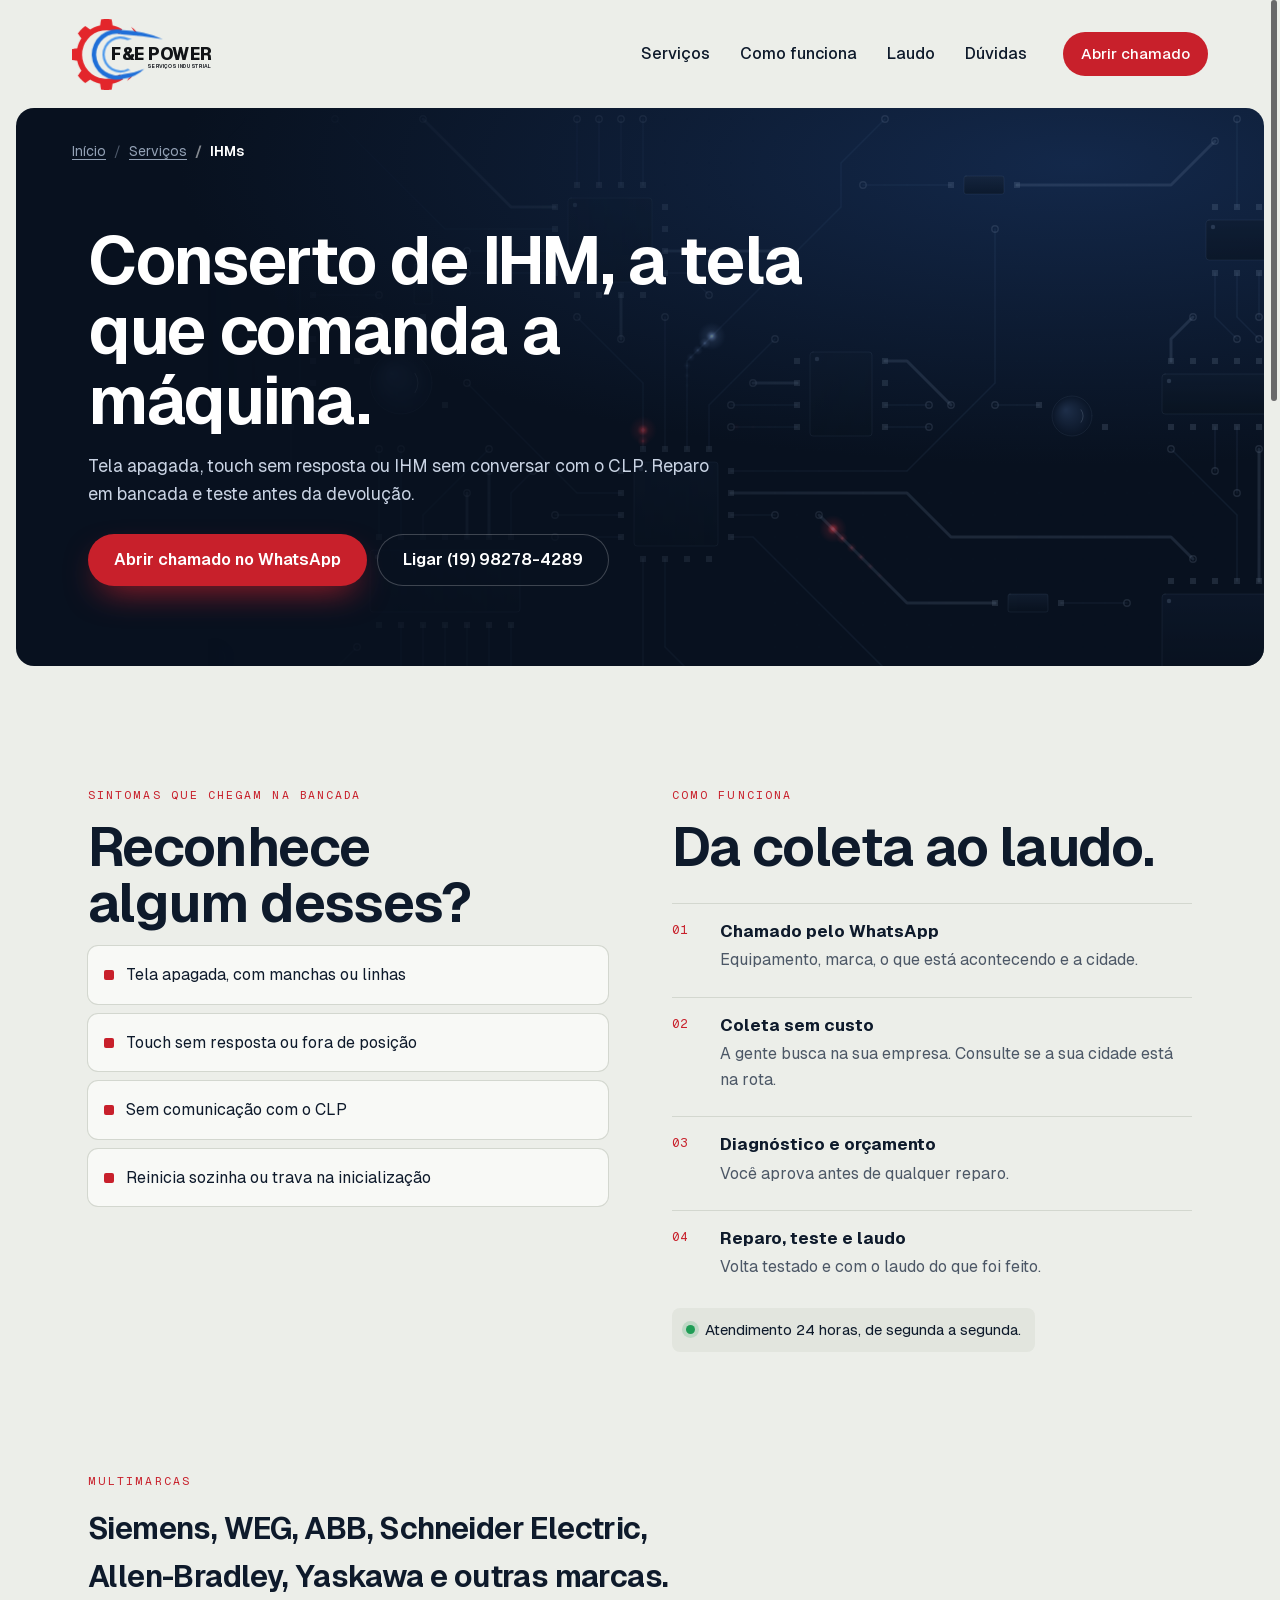
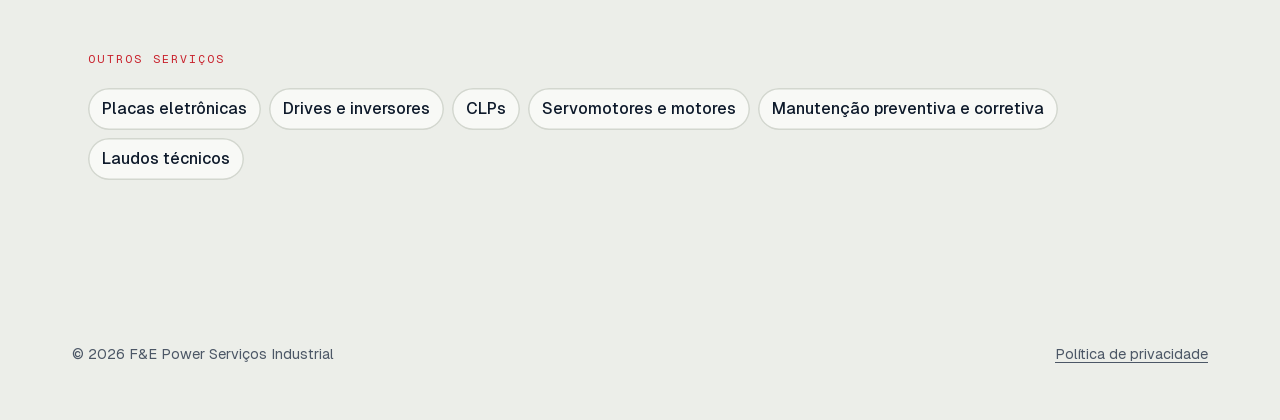
<file: servicos/ihm/index.html>
<!doctype html>
<html lang="pt-BR">
<head>
  <meta charset="utf-8">
  <meta http-equiv="Content-Security-Policy" content="default-src 'self'; img-src 'self' data:; style-src 'self' 'unsafe-inline'; font-src 'self'; script-src 'self' https://www.googletagmanager.com; connect-src 'self' https://*.google-analytics.com https://*.analytics.google.com https://www.googletagmanager.com; base-uri 'none'; form-action 'self' https://wa.me">
  <meta name="referrer" content="strict-origin-when-cross-origin">
  <meta name="viewport" content="width=device-width,initial-scale=1,viewport-fit=cover">
  <title>Conserto de IHM (interface homem-máquina) · F&amp;E Power</title>
  <meta name="description" content="Conserto de IHM industrial: tela apagada, touch sem resposta, falha de comunicação. Multimarcas, com laudo técnico e coleta sem custo.">
  <meta property="og:title" content="Conserto de IHM (interface homem-máquina) · F&amp;E Power">
  <meta property="og:description" content="Conserto de IHM industrial: tela apagada, touch sem resposta, falha de comunicação. Multimarcas, com laudo técnico e coleta sem custo.">
  <meta property="og:image" content="https://fepower.arcanestudios.io/og-image.jpg">
  <meta property="og:image:width" content="1200">
  <meta property="og:image:height" content="630">
  <meta property="og:image:alt" content="Placa eletrônica com trilhas acesas e a frase: a gente traz o sinal de volta">
  <meta property="og:url" content="https://fepower.arcanestudios.io/servicos/ihm/">
  <meta property="og:locale" content="pt_BR">
  <meta property="og:type" content="website">
  <meta name="twitter:card" content="summary_large_image">
  <link rel="canonical" href="https://fepower.arcanestudios.io/servicos/ihm/">
  <meta name="ga4-id" content="">
  <meta name="theme-color" content="#ECEEE9">
  <meta name="color-scheme" content="light">
  <link rel="icon" href="/favicon.svg?v=20261023c" type="image/svg+xml">
  <link rel="preload" href="/fonts/Geist-Variable.woff2" as="font" type="font/woff2" crossorigin>
  <link rel="stylesheet" href="/arcane-ui.css?v=20261023c">
  <link rel="stylesheet" href="/arcane-motion.css?v=20261023c">
  <link rel="stylesheet" href="/arcane-conversao.css?v=20261023c">
  <link rel="stylesheet" href="/styles.css?v=20261023c">
  <script src="/carga.js?v=20261023c"></script>
  <script type="application/ld+json">
  {"@context":"https://schema.org","@graph":[{"@type":"BreadcrumbList","itemListElement":[{"@type":"ListItem","position":1,"name":"Início","item":"https://fepower.arcanestudios.io/"},{"@type":"ListItem","position":2,"name":"Serviços","item":"https://fepower.arcanestudios.io/#servicos"},{"@type":"ListItem","position":3,"name":"IHMs","item":"https://fepower.arcanestudios.io/servicos/ihm/"}]},{"@type":"Service","name":"Conserto de IHM (interface homem-máquina)","description":"Conserto de IHM industrial: tela apagada, touch sem resposta, falha de comunicação. Multimarcas, com laudo técnico e coleta sem custo.","provider":{"@type":"ProfessionalService","name":"F&E Power Serviços Industrial","telephone":"+55 19 98278-4289","url":"https://fepower.arcanestudios.io/"}}]}
  </script>
</head>
<body class="tem-cta-fixo">
  <!-- Tela de carregamento. Logo da F&E redesenhada em vetor a partir do material deles. Se chegar o arquivo oficial, trocar
       mantendo as classes engrenagem / ponta / arco / nome (a animação usa essas classes). -->
  <div class="carga" aria-hidden="true">
    <svg class="carga__onda" viewBox="0 0 1200 200" preserveAspectRatio="none"><path class="onda-base" d="M0 100 H880 L900 100 L915 40 L935 170 L955 20 L975 150 L995 100 H1200"/><path class="onda-pulso" pathLength="100" d="M0 100 H880 L900 100 L915 40 L935 170 L955 20 L975 150 L995 100 H1200"/></svg>
    <div class="carga__centro">
      <svg class="carga__logo" viewBox="10 14 850 430"><path class="engrenagem" fill="#E3262B" d="M314.5 379.6 L313.2 380.4 L311.9 381.3 L310.6 382.1 L309.3 383.0 L308.0 383.8 L306.7 384.6 L305.3 385.4 L304.0 386.2 L302.7 386.9 L301.3 387.7 L299.9 388.4 L298.6 389.2 L297.2 389.9 L295.8 390.6 L294.4 391.3 L293.0 392.0 L291.6 392.7 L290.2 393.3 L288.8 394.0 L287.4 394.6 L286.0 395.2 L284.6 395.8 L283.1 396.5 L281.7 397.0 L280.2 397.6 L278.8 398.2 L277.3 398.7 L275.9 399.3 L274.4 399.8 L273.0 400.3 L271.5 400.8 L270.0 401.3 L268.5 401.8 L267.0 402.2 L265.6 402.7 L264.1 403.1 L262.6 403.5 L261.1 403.9 L259.6 404.3 L258.1 404.7 L256.6 405.1 L255.0 405.4 L253.5 405.8 L252.0 406.1 L251.5 411.2 L250.8 416.3 L250.1 421.3 L249.3 426.4 L248.4 431.5 L247.4 436.6 L246.3 441.7 L244.5 441.9 L242.7 442.2 L240.8 442.4 L239.0 442.6 L237.2 442.8 L235.3 443.0 L233.5 443.2 L231.6 443.3 L229.8 443.5 L227.9 443.6 L226.1 443.7 L224.2 443.8 L222.4 443.9 L220.5 443.9 L218.7 444.0 L216.9 444.0 L215.0 444.0 L213.1 444.0 L211.3 444.0 L209.5 443.9 L207.6 443.9 L205.8 443.8 L203.9 443.7 L202.1 443.6 L200.2 443.5 L198.4 443.3 L196.5 443.2 L194.7 443.0 L192.8 442.8 L191.0 442.6 L189.2 442.4 L187.3 442.2 L185.5 441.9 L183.7 441.7 L182.6 436.6 L181.6 431.5 L180.7 426.4 L179.9 421.3 L179.2 416.3 L178.5 411.2 L178.0 406.1 L176.5 405.8 L175.0 405.4 L173.4 405.1 L171.9 404.7 L170.4 404.3 L168.9 403.9 L167.4 403.5 L165.9 403.1 L164.4 402.7 L163.0 402.2 L161.5 401.8 L160.0 401.3 L158.5 400.8 L157.0 400.3 L155.6 399.8 L154.1 399.3 L152.7 398.7 L151.2 398.2 L149.8 397.6 L148.3 397.0 L146.9 396.5 L145.4 395.8 L144.0 395.2 L142.6 394.6 L141.2 394.0 L139.8 393.3 L138.4 392.7 L137.0 392.0 L135.6 391.3 L134.2 390.6 L132.8 389.9 L131.4 389.2 L130.1 388.4 L128.7 387.7 L127.3 386.9 L126.0 386.2 L124.7 385.4 L123.3 384.6 L122.0 383.8 L120.7 383.0 L119.4 382.1 L118.1 381.3 L114.1 384.5 L110.0 387.6 L105.9 390.7 L101.8 393.7 L97.5 396.7 L93.2 399.6 L88.9 402.4 L87.4 401.3 L85.9 400.2 L84.5 399.1 L83.0 397.9 L81.6 396.8 L80.2 395.6 L78.7 394.4 L77.3 393.2 L75.9 392.0 L74.5 390.8 L73.1 389.5 L71.8 388.3 L70.4 387.0 L69.1 385.8 L67.7 384.5 L66.4 383.2 L65.1 381.9 L63.8 380.6 L62.5 379.3 L61.2 377.9 L60.0 376.6 L58.7 375.2 L57.5 373.9 L56.2 372.5 L55.0 371.1 L53.8 369.7 L52.6 368.3 L51.4 366.8 L50.2 365.4 L49.1 364.0 L47.9 362.5 L46.8 361.1 L45.7 359.6 L44.6 358.1 L47.4 353.8 L50.3 349.5 L53.3 345.2 L56.3 341.1 L59.4 337.0 L62.5 332.9 L65.7 328.9 L64.9 327.6 L64.0 326.3 L63.2 325.0 L62.4 323.7 L61.6 322.3 L60.8 321.0 L60.1 319.7 L59.3 318.3 L58.6 316.9 L57.8 315.6 L57.1 314.2 L56.4 312.8 L55.7 311.4 L55.0 310.0 L54.3 308.6 L53.7 307.2 L53.0 305.8 L52.4 304.4 L51.8 303.0 L51.2 301.6 L50.5 300.1 L50.0 298.7 L49.4 297.2 L48.8 295.8 L48.3 294.3 L47.7 292.9 L47.2 291.4 L46.7 290.0 L46.2 288.5 L45.7 287.0 L45.2 285.5 L44.8 284.0 L44.3 282.6 L43.9 281.1 L43.5 279.6 L43.1 278.1 L42.7 276.6 L42.3 275.1 L41.9 273.6 L41.6 272.0 L41.2 270.5 L40.9 269.0 L35.8 268.5 L30.7 267.8 L25.7 267.1 L20.6 266.3 L15.5 265.4 L10.4 264.4 L5.3 263.3 L5.1 261.5 L4.8 259.7 L4.6 257.8 L4.4 256.0 L4.2 254.2 L4.0 252.3 L3.8 250.5 L3.7 248.6 L3.5 246.8 L3.4 244.9 L3.3 243.1 L3.2 241.2 L3.1 239.4 L3.1 237.5 L3.0 235.7 L3.0 233.9 L3.0 232.0 L3.0 230.1 L3.0 228.3 L3.1 226.5 L3.1 224.6 L3.2 222.8 L3.3 220.9 L3.4 219.1 L3.5 217.2 L3.7 215.4 L3.8 213.5 L4.0 211.7 L4.2 209.8 L4.4 208.0 L4.6 206.2 L4.8 204.3 L5.1 202.5 L5.3 200.7 L10.4 199.6 L15.5 198.6 L20.6 197.7 L25.7 196.9 L30.7 196.2 L35.8 195.5 L40.9 195.0 L41.2 193.5 L41.6 192.0 L41.9 190.4 L42.3 188.9 L42.7 187.4 L43.1 185.9 L43.5 184.4 L43.9 182.9 L44.3 181.4 L44.8 180.0 L45.2 178.5 L45.7 177.0 L46.2 175.5 L46.7 174.0 L47.2 172.6 L47.7 171.1 L48.3 169.7 L48.8 168.2 L49.4 166.8 L50.0 165.3 L50.5 163.9 L51.2 162.4 L51.8 161.0 L52.4 159.6 L53.0 158.2 L53.7 156.8 L54.3 155.4 L55.0 154.0 L55.7 152.6 L56.4 151.2 L57.1 149.8 L57.8 148.4 L58.6 147.1 L59.3 145.7 L60.1 144.3 L60.8 143.0 L61.6 141.7 L62.4 140.3 L63.2 139.0 L64.0 137.7 L64.9 136.4 L65.7 135.1 L62.5 131.1 L59.4 127.0 L56.3 122.9 L53.3 118.8 L50.3 114.5 L47.4 110.2 L44.6 105.9 L45.7 104.4 L46.8 102.9 L47.9 101.5 L49.1 100.0 L50.2 98.6 L51.4 97.2 L52.6 95.7 L53.8 94.3 L55.0 92.9 L56.2 91.5 L57.5 90.1 L58.7 88.8 L60.0 87.4 L61.2 86.1 L62.5 84.7 L63.8 83.4 L65.1 82.1 L66.4 80.8 L67.7 79.5 L69.1 78.2 L70.4 77.0 L71.8 75.7 L73.1 74.5 L74.5 73.2 L75.9 72.0 L77.3 70.8 L78.7 69.6 L80.2 68.4 L81.6 67.2 L83.0 66.1 L84.5 64.9 L85.9 63.8 L87.4 62.7 L88.9 61.6 L93.2 64.4 L97.5 67.3 L101.8 70.3 L105.9 73.3 L110.0 76.4 L114.1 79.5 L118.1 82.7 L119.4 81.9 L120.7 81.0 L122.0 80.2 L123.3 79.4 L124.7 78.6 L126.0 77.8 L127.3 77.1 L128.7 76.3 L130.1 75.6 L131.4 74.8 L132.8 74.1 L134.2 73.4 L135.6 72.7 L137.0 72.0 L138.4 71.3 L139.8 70.7 L141.2 70.0 L142.6 69.4 L144.0 68.8 L145.4 68.2 L146.9 67.5 L148.3 67.0 L149.8 66.4 L151.2 65.8 L152.7 65.3 L154.1 64.7 L155.6 64.2 L157.0 63.7 L158.5 63.2 L160.0 62.7 L161.5 62.2 L163.0 61.8 L164.4 61.3 L165.9 60.9 L167.4 60.5 L168.9 60.1 L170.4 59.7 L171.9 59.3 L173.4 58.9 L175.0 58.6 L176.5 58.2 L178.0 57.9 L178.5 52.8 L179.2 47.7 L179.9 42.7 L180.7 37.6 L181.6 32.5 L182.6 27.4 L183.7 22.3 L185.5 22.1 L187.3 21.8 L189.2 21.6 L191.0 21.4 L192.8 21.2 L194.7 21.0 L196.5 20.8 L198.4 20.7 L200.2 20.5 L202.1 20.4 L203.9 20.3 L205.8 20.2 L207.6 20.1 L209.5 20.1 L211.3 20.0 L213.1 20.0 L215.0 20.0 L216.9 20.0 L218.7 20.0 L220.5 20.1 L222.4 20.1 L224.2 20.2 L226.1 20.3 L227.9 20.4 L229.8 20.5 L231.6 20.7 L233.5 20.8 L235.3 21.0 L237.2 21.2 L239.0 21.4 L240.8 21.6 L242.7 21.8 L244.5 22.1 L246.3 22.3 L247.4 27.4 L248.4 32.5 L249.3 37.6 L250.1 42.7 L250.8 47.7 L251.5 52.8 L252.0 57.9 L253.5 58.2 L255.0 58.6 L256.6 58.9 L258.1 59.3 L259.6 59.7 L261.1 60.1 L262.6 60.5 L264.1 60.9 L265.6 61.3 L267.0 61.8 L268.5 62.2 L270.0 62.7 L271.5 63.2 L273.0 63.7 L274.4 64.2 L275.9 64.7 L277.3 65.3 L278.8 65.8 L280.2 66.4 L281.7 67.0 L283.1 67.5 L284.6 68.2 L286.0 68.8 L287.4 69.4 L288.8 70.0 L290.2 70.7 L291.6 71.3 L293.0 72.0 L294.4 72.7 L295.8 73.4 L297.2 74.1 L298.6 74.8 L299.9 75.6 L301.3 76.3 L302.7 77.1 L304.0 77.8 L305.3 78.6 L306.7 79.4 L308.0 80.2 L309.3 81.0 L291.8 109.0 A145 145 0 1 0 296.1 352.2 Z"/><path class="ponta" fill="#E3262B" d="M363.5 67.0 Q394.5 86.6 407.3 121.0 Q380.5 98.0 363.5 67.0 Z"/><path class="ponta" fill="#E3262B" d="M372.6 355.1 Q362.1 379.1 338.1 389.6 Q350.8 367.8 372.6 355.1 Z"/><path class="arco arco--1" fill="#1F6FD8" d="M552.0 140.0 Q433.1 88.5 314.3 86.5 A150 150 0 1 0 324.4 374.7 Q383.2 370.7 442.0 318.0 Q379.2 343.9 316.3 349.9 A124 124 0 1 1 308.0 111.7 Q430.0 117.7 552.0 140.0 Z"/><path class="arco arco--2" fill="#4A97EC" d="M368.0 138.0 L347.3 134.9 A108 108 0 1 0 350.7 327.4 L360.0 330.0 L344.6 315.9 A95 95 0 1 1 341.6 146.6 Z"/><g class="nome"><text x="243" y="263" fill="#FFFFFF" font-family="Geist, sans-serif" font-weight="800" font-size="104" letter-spacing="-1" textLength="602" lengthAdjust="spacingAndGlyphs">F&amp;E POWER</text><text class="nome__sub" x="458" y="314" fill="#8FA6C6" font-family="Geist, sans-serif" font-weight="700" font-size="27" letter-spacing="2" textLength="387" lengthAdjust="spacingAndGlyphs">SERVIÇOS INDUSTRIAL</text></g></svg>
      <div class="carga__status"><span>Ligando o sistema</span><b data-carga-pct>0%</b></div>
      <div class="carga__barra"><i></i></div>
    </div>
  </div>
  <!-- /carga -->
  <!-- Gerado por ferramentas/gerar-paginas.js. Editar lá, não aqui. -->
  <div class="progresso-scroll" aria-hidden="true"></div>
  <a class="skip" href="#conteudo">Pular para o conteúdo</a>
  <header class="topo">
    <div class="topo-in">
      <a class="marca" href="/" aria-label="F&amp;E Power Serviços Industrial, início"><svg class="marca__logo" viewBox="10 14 850 430" aria-hidden="true" focusable="false"><path class="engrenagem" fill="#E3262B" d="M314.5 379.6 L313.2 380.4 L311.9 381.3 L310.6 382.1 L309.3 383.0 L308.0 383.8 L306.7 384.6 L305.3 385.4 L304.0 386.2 L302.7 386.9 L301.3 387.7 L299.9 388.4 L298.6 389.2 L297.2 389.9 L295.8 390.6 L294.4 391.3 L293.0 392.0 L291.6 392.7 L290.2 393.3 L288.8 394.0 L287.4 394.6 L286.0 395.2 L284.6 395.8 L283.1 396.5 L281.7 397.0 L280.2 397.6 L278.8 398.2 L277.3 398.7 L275.9 399.3 L274.4 399.8 L273.0 400.3 L271.5 400.8 L270.0 401.3 L268.5 401.8 L267.0 402.2 L265.6 402.7 L264.1 403.1 L262.6 403.5 L261.1 403.9 L259.6 404.3 L258.1 404.7 L256.6 405.1 L255.0 405.4 L253.5 405.8 L252.0 406.1 L251.5 411.2 L250.8 416.3 L250.1 421.3 L249.3 426.4 L248.4 431.5 L247.4 436.6 L246.3 441.7 L244.5 441.9 L242.7 442.2 L240.8 442.4 L239.0 442.6 L237.2 442.8 L235.3 443.0 L233.5 443.2 L231.6 443.3 L229.8 443.5 L227.9 443.6 L226.1 443.7 L224.2 443.8 L222.4 443.9 L220.5 443.9 L218.7 444.0 L216.9 444.0 L215.0 444.0 L213.1 444.0 L211.3 444.0 L209.5 443.9 L207.6 443.9 L205.8 443.8 L203.9 443.7 L202.1 443.6 L200.2 443.5 L198.4 443.3 L196.5 443.2 L194.7 443.0 L192.8 442.8 L191.0 442.6 L189.2 442.4 L187.3 442.2 L185.5 441.9 L183.7 441.7 L182.6 436.6 L181.6 431.5 L180.7 426.4 L179.9 421.3 L179.2 416.3 L178.5 411.2 L178.0 406.1 L176.5 405.8 L175.0 405.4 L173.4 405.1 L171.9 404.7 L170.4 404.3 L168.9 403.9 L167.4 403.5 L165.9 403.1 L164.4 402.7 L163.0 402.2 L161.5 401.8 L160.0 401.3 L158.5 400.8 L157.0 400.3 L155.6 399.8 L154.1 399.3 L152.7 398.7 L151.2 398.2 L149.8 397.6 L148.3 397.0 L146.9 396.5 L145.4 395.8 L144.0 395.2 L142.6 394.6 L141.2 394.0 L139.8 393.3 L138.4 392.7 L137.0 392.0 L135.6 391.3 L134.2 390.6 L132.8 389.9 L131.4 389.2 L130.1 388.4 L128.7 387.7 L127.3 386.9 L126.0 386.2 L124.7 385.4 L123.3 384.6 L122.0 383.8 L120.7 383.0 L119.4 382.1 L118.1 381.3 L114.1 384.5 L110.0 387.6 L105.9 390.7 L101.8 393.7 L97.5 396.7 L93.2 399.6 L88.9 402.4 L87.4 401.3 L85.9 400.2 L84.5 399.1 L83.0 397.9 L81.6 396.8 L80.2 395.6 L78.7 394.4 L77.3 393.2 L75.9 392.0 L74.5 390.8 L73.1 389.5 L71.8 388.3 L70.4 387.0 L69.1 385.8 L67.7 384.5 L66.4 383.2 L65.1 381.9 L63.8 380.6 L62.5 379.3 L61.2 377.9 L60.0 376.6 L58.7 375.2 L57.5 373.9 L56.2 372.5 L55.0 371.1 L53.8 369.7 L52.6 368.3 L51.4 366.8 L50.2 365.4 L49.1 364.0 L47.9 362.5 L46.8 361.1 L45.7 359.6 L44.6 358.1 L47.4 353.8 L50.3 349.5 L53.3 345.2 L56.3 341.1 L59.4 337.0 L62.5 332.9 L65.7 328.9 L64.9 327.6 L64.0 326.3 L63.2 325.0 L62.4 323.7 L61.6 322.3 L60.8 321.0 L60.1 319.7 L59.3 318.3 L58.6 316.9 L57.8 315.6 L57.1 314.2 L56.4 312.8 L55.7 311.4 L55.0 310.0 L54.3 308.6 L53.7 307.2 L53.0 305.8 L52.4 304.4 L51.8 303.0 L51.2 301.6 L50.5 300.1 L50.0 298.7 L49.4 297.2 L48.8 295.8 L48.3 294.3 L47.7 292.9 L47.2 291.4 L46.7 290.0 L46.2 288.5 L45.7 287.0 L45.2 285.5 L44.8 284.0 L44.3 282.6 L43.9 281.1 L43.5 279.6 L43.1 278.1 L42.7 276.6 L42.3 275.1 L41.9 273.6 L41.6 272.0 L41.2 270.5 L40.9 269.0 L35.8 268.5 L30.7 267.8 L25.7 267.1 L20.6 266.3 L15.5 265.4 L10.4 264.4 L5.3 263.3 L5.1 261.5 L4.8 259.7 L4.6 257.8 L4.4 256.0 L4.2 254.2 L4.0 252.3 L3.8 250.5 L3.7 248.6 L3.5 246.8 L3.4 244.9 L3.3 243.1 L3.2 241.2 L3.1 239.4 L3.1 237.5 L3.0 235.7 L3.0 233.9 L3.0 232.0 L3.0 230.1 L3.0 228.3 L3.1 226.5 L3.1 224.6 L3.2 222.8 L3.3 220.9 L3.4 219.1 L3.5 217.2 L3.7 215.4 L3.8 213.5 L4.0 211.7 L4.2 209.8 L4.4 208.0 L4.6 206.2 L4.8 204.3 L5.1 202.5 L5.3 200.7 L10.4 199.6 L15.5 198.6 L20.6 197.7 L25.7 196.9 L30.7 196.2 L35.8 195.5 L40.9 195.0 L41.2 193.5 L41.6 192.0 L41.9 190.4 L42.3 188.9 L42.7 187.4 L43.1 185.9 L43.5 184.4 L43.9 182.9 L44.3 181.4 L44.8 180.0 L45.2 178.5 L45.7 177.0 L46.2 175.5 L46.7 174.0 L47.2 172.6 L47.7 171.1 L48.3 169.7 L48.8 168.2 L49.4 166.8 L50.0 165.3 L50.5 163.9 L51.2 162.4 L51.8 161.0 L52.4 159.6 L53.0 158.2 L53.7 156.8 L54.3 155.4 L55.0 154.0 L55.7 152.6 L56.4 151.2 L57.1 149.8 L57.8 148.4 L58.6 147.1 L59.3 145.7 L60.1 144.3 L60.8 143.0 L61.6 141.7 L62.4 140.3 L63.2 139.0 L64.0 137.7 L64.9 136.4 L65.7 135.1 L62.5 131.1 L59.4 127.0 L56.3 122.9 L53.3 118.8 L50.3 114.5 L47.4 110.2 L44.6 105.9 L45.7 104.4 L46.8 102.9 L47.9 101.5 L49.1 100.0 L50.2 98.6 L51.4 97.2 L52.6 95.7 L53.8 94.3 L55.0 92.9 L56.2 91.5 L57.5 90.1 L58.7 88.8 L60.0 87.4 L61.2 86.1 L62.5 84.7 L63.8 83.4 L65.1 82.1 L66.4 80.8 L67.7 79.5 L69.1 78.2 L70.4 77.0 L71.8 75.7 L73.1 74.5 L74.5 73.2 L75.9 72.0 L77.3 70.8 L78.7 69.6 L80.2 68.4 L81.6 67.2 L83.0 66.1 L84.5 64.9 L85.9 63.8 L87.4 62.7 L88.9 61.6 L93.2 64.4 L97.5 67.3 L101.8 70.3 L105.9 73.3 L110.0 76.4 L114.1 79.5 L118.1 82.7 L119.4 81.9 L120.7 81.0 L122.0 80.2 L123.3 79.4 L124.7 78.6 L126.0 77.8 L127.3 77.1 L128.7 76.3 L130.1 75.6 L131.4 74.8 L132.8 74.1 L134.2 73.4 L135.6 72.7 L137.0 72.0 L138.4 71.3 L139.8 70.7 L141.2 70.0 L142.6 69.4 L144.0 68.8 L145.4 68.2 L146.9 67.5 L148.3 67.0 L149.8 66.4 L151.2 65.8 L152.7 65.3 L154.1 64.7 L155.6 64.2 L157.0 63.7 L158.5 63.2 L160.0 62.7 L161.5 62.2 L163.0 61.8 L164.4 61.3 L165.9 60.9 L167.4 60.5 L168.9 60.1 L170.4 59.7 L171.9 59.3 L173.4 58.9 L175.0 58.6 L176.5 58.2 L178.0 57.9 L178.5 52.8 L179.2 47.7 L179.9 42.7 L180.7 37.6 L181.6 32.5 L182.6 27.4 L183.7 22.3 L185.5 22.1 L187.3 21.8 L189.2 21.6 L191.0 21.4 L192.8 21.2 L194.7 21.0 L196.5 20.8 L198.4 20.7 L200.2 20.5 L202.1 20.4 L203.9 20.3 L205.8 20.2 L207.6 20.1 L209.5 20.1 L211.3 20.0 L213.1 20.0 L215.0 20.0 L216.9 20.0 L218.7 20.0 L220.5 20.1 L222.4 20.1 L224.2 20.2 L226.1 20.3 L227.9 20.4 L229.8 20.5 L231.6 20.7 L233.5 20.8 L235.3 21.0 L237.2 21.2 L239.0 21.4 L240.8 21.6 L242.7 21.8 L244.5 22.1 L246.3 22.3 L247.4 27.4 L248.4 32.5 L249.3 37.6 L250.1 42.7 L250.8 47.7 L251.5 52.8 L252.0 57.9 L253.5 58.2 L255.0 58.6 L256.6 58.9 L258.1 59.3 L259.6 59.7 L261.1 60.1 L262.6 60.5 L264.1 60.9 L265.6 61.3 L267.0 61.8 L268.5 62.2 L270.0 62.7 L271.5 63.2 L273.0 63.7 L274.4 64.2 L275.9 64.7 L277.3 65.3 L278.8 65.8 L280.2 66.4 L281.7 67.0 L283.1 67.5 L284.6 68.2 L286.0 68.8 L287.4 69.4 L288.8 70.0 L290.2 70.7 L291.6 71.3 L293.0 72.0 L294.4 72.7 L295.8 73.4 L297.2 74.1 L298.6 74.8 L299.9 75.6 L301.3 76.3 L302.7 77.1 L304.0 77.8 L305.3 78.6 L306.7 79.4 L308.0 80.2 L309.3 81.0 L291.8 109.0 A145 145 0 1 0 296.1 352.2 Z"/><path class="ponta" fill="#E3262B" d="M363.5 67.0 Q394.5 86.6 407.3 121.0 Q380.5 98.0 363.5 67.0 Z"/><path class="ponta" fill="#E3262B" d="M372.6 355.1 Q362.1 379.1 338.1 389.6 Q350.8 367.8 372.6 355.1 Z"/><path class="arco arco--1" fill="#1F6FD8" d="M552.0 140.0 Q433.1 88.5 314.3 86.5 A150 150 0 1 0 324.4 374.7 Q383.2 370.7 442.0 318.0 Q379.2 343.9 316.3 349.9 A124 124 0 1 1 308.0 111.7 Q430.0 117.7 552.0 140.0 Z"/><path class="arco arco--2" fill="#4A97EC" d="M368.0 138.0 L347.3 134.9 A108 108 0 1 0 350.7 327.4 L360.0 330.0 L344.6 315.9 A95 95 0 1 1 341.6 146.6 Z"/><g class="nome"><text x="243" y="263" fill="#121417" font-family="Geist, sans-serif" font-weight="800" font-size="104" letter-spacing="-1" textLength="602" lengthAdjust="spacingAndGlyphs">F&amp;E POWER</text><text class="nome__sub" x="458" y="314" fill="#2A2D33" font-family="Geist, sans-serif" font-weight="700" font-size="27" letter-spacing="2" textLength="387" lengthAdjust="spacingAndGlyphs">SERVIÇOS INDUSTRIAL</text></g></svg></a>
      <button class="menu-btn" aria-expanded="false" aria-controls="menu">Menu</button>
      <nav id="menu" class="menu" aria-label="Principal">
        <a class="link-anim" href="/#servicos">Serviços</a>
        <a class="link-anim" href="/#processo">Como funciona</a>
        <a class="link-anim" href="/#cases">Laudo</a>
        <a class="link-anim" href="/#duvidas">Dúvidas</a>
        <a class="btn" data-chamado href="https://wa.me/5519982784289?text=Ol%C3%A1!%20Vim%20pelo%20site%20e%20quero%20abrir%20um%20chamado." target="_blank" rel="noopener noreferrer">Abrir chamado</a>
      </nav>
    </div>
  </header>
  <main id="conteudo">
    <section class="pagina-topo">
      <div data-placa="calma"></div>
      <nav class="migalha" aria-label="Você está em"><ol><li><a href="/">Início</a></li><li><a href="/#servicos">Serviços</a></li><li aria-current="page">IHMs</li></ol></nav>
      <div class="bloco">
        <h1 data-reveal>Conserto de IHM, a tela que comanda a máquina.</h1>
        <p class="lead" data-reveal style="--i:1">Tela apagada, touch sem resposta ou IHM sem conversar com o CLP. Reparo em bancada e teste antes da devolução.</p>
        <div class="acoes" data-reveal style="--i:2">
          <a class="btn btn-pulso" data-chamado="IHM" href="https://wa.me/5519982784289?text=Ol%C3%A1!%20Vim%20pelo%20site%20e%20quero%20abrir%20um%20chamado." target="_blank" rel="noopener noreferrer">Abrir chamado no WhatsApp</a>
          <a class="btn btn-vidro" href="tel:+5519982784289">Ligar (19) 98278-4289</a>
        </div>
      </div>
    </section>
    <section class="bloco duas">
      <div>
        <p class="rotulo">Sintomas que chegam na bancada</p>
        <h2 data-reveal>Reconhece algum desses?</h2>
        <ul class="lista-tec" data-stagger><li>Tela apagada, com manchas ou linhas</li><li>Touch sem resposta ou fora de posição</li><li>Sem comunicação com o CLP</li><li>Reinicia sozinha ou trava na inicialização</li></ul>
      </div>
      <div>
        <p class="rotulo">Como funciona</p>
        <h2 data-reveal>Da coleta ao laudo.</h2>
        <ol class="passos">
          <li><span>01</span><div><b>Chamado pelo WhatsApp</b><p>Equipamento, marca, o que está acontecendo e a cidade.</p></div></li>
          <li><span>02</span><div><b>Coleta sem custo</b><p>A gente busca na sua empresa. Consulte se a sua cidade está na rota.</p></div></li>
          <li><span>03</span><div><b>Diagnóstico e orçamento</b><p>Você aprova antes de qualquer reparo.</p></div></li>
          <li><span>04</span><div><b>Reparo, teste e laudo</b><p>Volta testado e com o laudo do que foi feito.</p></div></li>
        </ol>
        <p class="promessa">Atendimento 24 horas, de segunda a segunda.</p>
      </div>
    </section>
    <section class="bloco" style="padding-top:0">
      <p class="rotulo">Multimarcas</p>
      <p style="font-size:clamp(1.3rem,4vw,1.9rem);font-weight:650;letter-spacing:-.02em;margin:0;max-width:30ch">Siemens, WEG, ABB, Schneider Electric, Allen-Bradley, Yaskawa e outras marcas.</p>
      <p class="rotulo" style="margin-top:48px">Outros serviços</p>
      <div class="outros"><a href="/servicos/placas-eletronicas/">Placas eletrônicas</a><a href="/servicos/drives-e-inversores/">Drives e inversores</a><a href="/servicos/clp/">CLPs</a><a href="/servicos/servomotores-e-motores/">Servomotores e motores</a><a href="/servicos/manutencao-preventiva-e-corretiva/">Manutenção preventiva e corretiva</a><a href="/servicos/laudos-tecnicos/">Laudos técnicos</a></div>
    </section>
  </main>
  <footer class="rodape">
    <p>© <span id="ano">2026</span> F&amp;E Power Serviços Industrial</p>
    <p><a href="/politica-de-privacidade/">Política de privacidade</a></p>
  </footer>
  <div class="cta-fixo">
    <a class="btn" data-chamado="IHM" href="https://wa.me/5519982784289?text=Ol%C3%A1!%20Vim%20pelo%20site%20e%20quero%20abrir%20um%20chamado." target="_blank" rel="noopener noreferrer">Abrir chamado</a>
    <a class="btn btn-sec" href="tel:+5519982784289">Ligar</a>
  </div>
  <dialog class="chamado" id="chamado" aria-labelledby="chamado-t">
    <form novalidate>
      <div class="chamado__topo">
        <div><h2 id="chamado-t">Abrir chamado</h2><p>Quatro respostas e a mensagem vai pronta para o WhatsApp.</p></div>
        <button type="button" class="fechar" data-fechar aria-label="Fechar"><svg viewBox="0 0 24 24" fill="none" stroke="currentColor" stroke-width="2" stroke-linecap="round" aria-hidden="true"><path d="M18 6L6 18M6 6l12 12"/></svg></button>
      </div>
      <fieldset>
        <legend>Qual equipamento?</legend>
        <div class="opcoes">
          <label><input type="radio" name="equipamento" value="Placa eletrônica" required><span>Placa eletrônica</span></label>
          <label><input type="radio" name="equipamento" value="Drive / inversor"><span>Drive ou inversor</span></label>
          <label><input type="radio" name="equipamento" value="IHM"><span>IHM</span></label>
          <label><input type="radio" name="equipamento" value="CLP"><span>CLP</span></label>
          <label><input type="radio" name="equipamento" value="Servomotor / motor"><span>Servo ou motor</span></label>
          <label><input type="radio" name="equipamento" value="Outro"><span>Outro</span></label>
        </div>
        <p class="erro-campo" data-erro="equipamento" aria-live="polite"></p>
      </fieldset>
      <fieldset>
        <legend>Marca</legend>
        <div class="opcoes">
          <label><input type="radio" name="marca" value="Siemens"><span>Siemens</span></label>
          <label><input type="radio" name="marca" value="WEG"><span>WEG</span></label>
          <label><input type="radio" name="marca" value="ABB"><span>ABB</span></label>
          <label><input type="radio" name="marca" value="Schneider"><span>Schneider</span></label>
          <label><input type="radio" name="marca" value="Allen-Bradley"><span>Allen-Bradley</span></label>
          <label><input type="radio" name="marca" value="Yaskawa"><span>Yaskawa</span></label>
          <label><input type="radio" name="marca" value="Outra / não sei"><span>Outra ou não sei</span></label>
        </div>
      </fieldset>
      <label class="campo"><span>O que está acontecendo?</span><textarea name="sintoma" rows="3" required placeholder="Ex.: desarma na partida, tela apagada, erro no display"></textarea><p class="erro-campo" data-erro="sintoma" aria-live="polite"></p></label>
      <label class="campo"><span>Cidade da empresa</span><input name="cidade" autocomplete="address-level2" required><p class="erro-campo" data-erro="cidade" aria-live="polite"></p></label>
      <button class="btn btn-pulso" type="submit"><svg viewBox="0 0 24 24" fill="none" stroke="currentColor" stroke-width="2" stroke-linecap="round" stroke-linejoin="round" aria-hidden="true"><path d="M3 21l1.65-3.8a9 9 0 1 1 3.4 2.9l-4.05.9"/><path d="M9 10a.5.5 0 0 0 1 0v-1a.5.5 0 0 0-1 0v1a5 5 0 0 0 5 5h1a.5.5 0 0 0 0-1h-1a.5.5 0 0 0 0 1"/></svg>Enviar pelo WhatsApp</button>
      <p class="chamado__rodape">Nada fica guardado no site: a mensagem vai direto para o WhatsApp da F&amp;E Power. <a href="/politica-de-privacidade/">Privacidade</a></p>
    </form>
  </dialog>
  <script src="/arcane-ui.js?v=20261023c"></script>
  <script src="/placa.js?v=20261023c"></script>
  <script src="/site.js?v=20261023c"></script>
  <script src="/arcane-analytics.js?v=20261023c"></script>
</body>
</html>
</file>
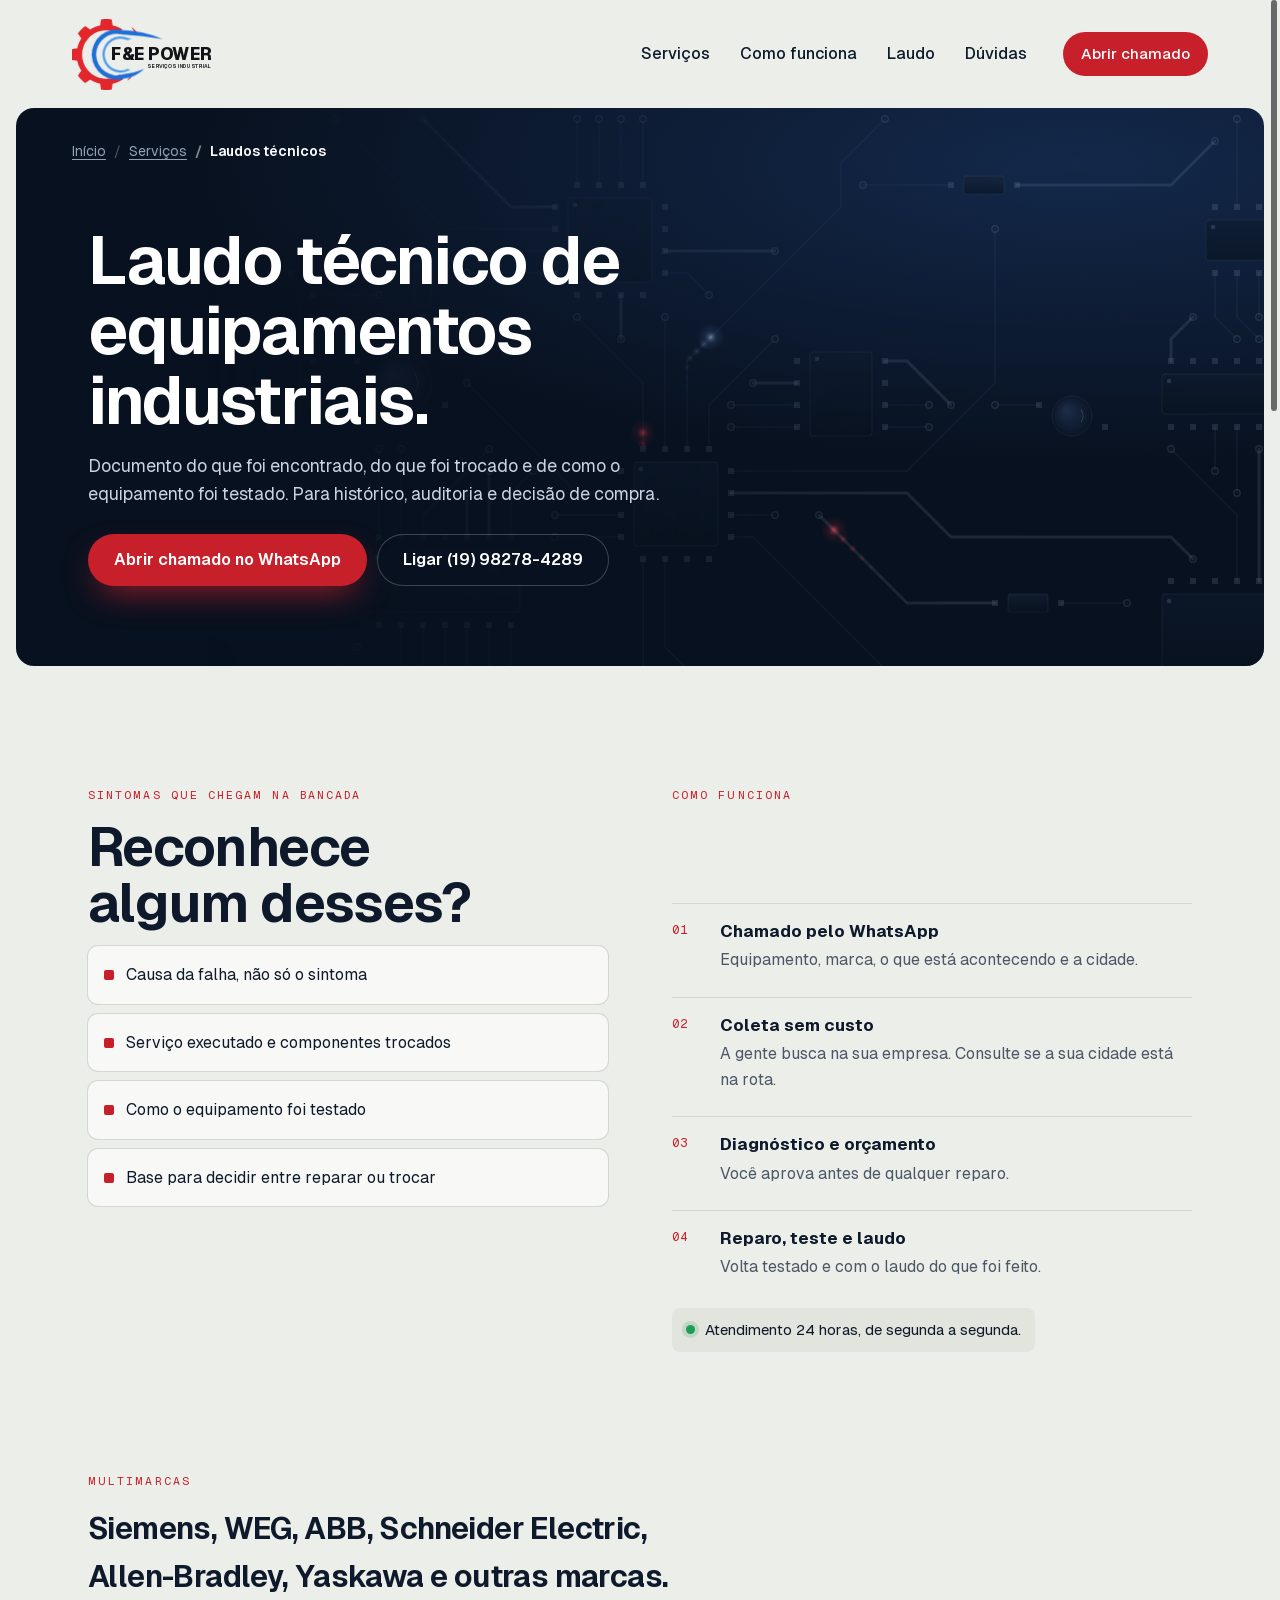
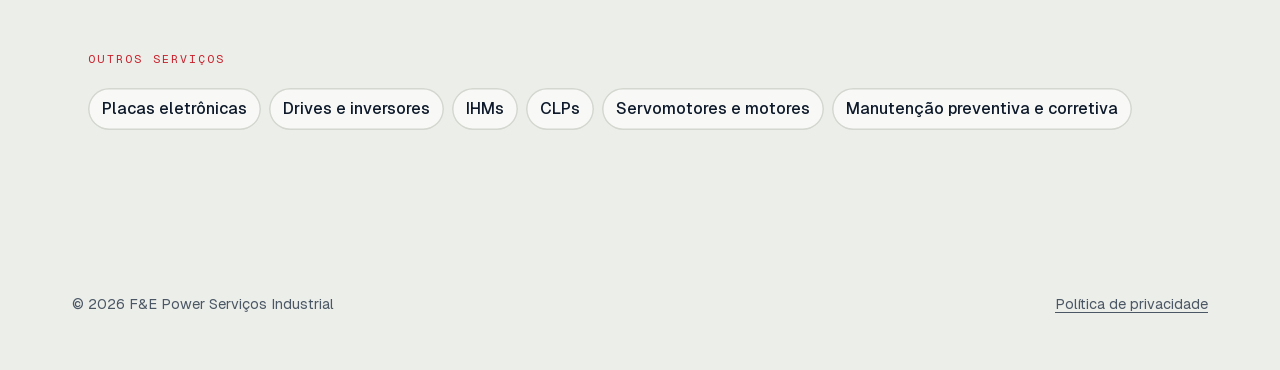
<file: servicos/laudos-tecnicos/index.html>
<!doctype html>
<html lang="pt-BR">
<head>
  <meta charset="utf-8">
  <meta http-equiv="Content-Security-Policy" content="default-src 'self'; img-src 'self' data:; style-src 'self' 'unsafe-inline'; font-src 'self'; script-src 'self' https://www.googletagmanager.com; connect-src 'self' https://*.google-analytics.com https://*.analytics.google.com https://www.googletagmanager.com; base-uri 'none'; form-action 'self' https://wa.me">
  <meta name="referrer" content="strict-origin-when-cross-origin">
  <meta name="viewport" content="width=device-width,initial-scale=1,viewport-fit=cover">
  <title>Laudo técnico de equipamentos industriais · F&amp;E Power</title>
  <meta name="description" content="Laudo técnico de equipamentos industriais: causa da falha, serviço executado e teste. Para histórico, auditoria e decisão entre reparar ou trocar.">
  <meta property="og:title" content="Laudo técnico de equipamentos industriais · F&amp;E Power">
  <meta property="og:description" content="Laudo técnico de equipamentos industriais: causa da falha, serviço executado e teste. Para histórico, auditoria e decisão entre reparar ou trocar.">
  <meta property="og:image" content="https://fepower.arcanestudios.io/og-image.jpg">
  <meta property="og:image:width" content="1200">
  <meta property="og:image:height" content="630">
  <meta property="og:image:alt" content="Placa eletrônica com trilhas acesas e a frase: a gente traz o sinal de volta">
  <meta property="og:url" content="https://fepower.arcanestudios.io/servicos/laudos-tecnicos/">
  <meta property="og:locale" content="pt_BR">
  <meta property="og:type" content="website">
  <meta name="twitter:card" content="summary_large_image">
  <link rel="canonical" href="https://fepower.arcanestudios.io/servicos/laudos-tecnicos/">
  <meta name="ga4-id" content="">
  <meta name="theme-color" content="#ECEEE9">
  <meta name="color-scheme" content="light">
  <link rel="icon" href="/favicon.svg?v=20261023c" type="image/svg+xml">
  <link rel="preload" href="/fonts/Geist-Variable.woff2" as="font" type="font/woff2" crossorigin>
  <link rel="stylesheet" href="/arcane-ui.css?v=20261023c">
  <link rel="stylesheet" href="/arcane-motion.css?v=20261023c">
  <link rel="stylesheet" href="/arcane-conversao.css?v=20261023c">
  <link rel="stylesheet" href="/styles.css?v=20261023c">
  <script src="/carga.js?v=20261023c"></script>
  <script type="application/ld+json">
  {"@context":"https://schema.org","@graph":[{"@type":"BreadcrumbList","itemListElement":[{"@type":"ListItem","position":1,"name":"Início","item":"https://fepower.arcanestudios.io/"},{"@type":"ListItem","position":2,"name":"Serviços","item":"https://fepower.arcanestudios.io/#servicos"},{"@type":"ListItem","position":3,"name":"Laudos técnicos","item":"https://fepower.arcanestudios.io/servicos/laudos-tecnicos/"}]},{"@type":"Service","name":"Laudo técnico de equipamentos industriais","description":"Laudo técnico de equipamentos industriais: causa da falha, serviço executado e teste. Para histórico, auditoria e decisão entre reparar ou trocar.","provider":{"@type":"ProfessionalService","name":"F&E Power Serviços Industrial","telephone":"+55 19 98278-4289","url":"https://fepower.arcanestudios.io/"}}]}
  </script>
</head>
<body class="tem-cta-fixo">
  <!-- Tela de carregamento. Logo da F&E redesenhada em vetor a partir do material deles. Se chegar o arquivo oficial, trocar
       mantendo as classes engrenagem / ponta / arco / nome (a animação usa essas classes). -->
  <div class="carga" aria-hidden="true">
    <svg class="carga__onda" viewBox="0 0 1200 200" preserveAspectRatio="none"><path class="onda-base" d="M0 100 H880 L900 100 L915 40 L935 170 L955 20 L975 150 L995 100 H1200"/><path class="onda-pulso" pathLength="100" d="M0 100 H880 L900 100 L915 40 L935 170 L955 20 L975 150 L995 100 H1200"/></svg>
    <div class="carga__centro">
      <svg class="carga__logo" viewBox="10 14 850 430"><path class="engrenagem" fill="#E3262B" d="M314.5 379.6 L313.2 380.4 L311.9 381.3 L310.6 382.1 L309.3 383.0 L308.0 383.8 L306.7 384.6 L305.3 385.4 L304.0 386.2 L302.7 386.9 L301.3 387.7 L299.9 388.4 L298.6 389.2 L297.2 389.9 L295.8 390.6 L294.4 391.3 L293.0 392.0 L291.6 392.7 L290.2 393.3 L288.8 394.0 L287.4 394.6 L286.0 395.2 L284.6 395.8 L283.1 396.5 L281.7 397.0 L280.2 397.6 L278.8 398.2 L277.3 398.7 L275.9 399.3 L274.4 399.8 L273.0 400.3 L271.5 400.8 L270.0 401.3 L268.5 401.8 L267.0 402.2 L265.6 402.7 L264.1 403.1 L262.6 403.5 L261.1 403.9 L259.6 404.3 L258.1 404.7 L256.6 405.1 L255.0 405.4 L253.5 405.8 L252.0 406.1 L251.5 411.2 L250.8 416.3 L250.1 421.3 L249.3 426.4 L248.4 431.5 L247.4 436.6 L246.3 441.7 L244.5 441.9 L242.7 442.2 L240.8 442.4 L239.0 442.6 L237.2 442.8 L235.3 443.0 L233.5 443.2 L231.6 443.3 L229.8 443.5 L227.9 443.6 L226.1 443.7 L224.2 443.8 L222.4 443.9 L220.5 443.9 L218.7 444.0 L216.9 444.0 L215.0 444.0 L213.1 444.0 L211.3 444.0 L209.5 443.9 L207.6 443.9 L205.8 443.8 L203.9 443.7 L202.1 443.6 L200.2 443.5 L198.4 443.3 L196.5 443.2 L194.7 443.0 L192.8 442.8 L191.0 442.6 L189.2 442.4 L187.3 442.2 L185.5 441.9 L183.7 441.7 L182.6 436.6 L181.6 431.5 L180.7 426.4 L179.9 421.3 L179.2 416.3 L178.5 411.2 L178.0 406.1 L176.5 405.8 L175.0 405.4 L173.4 405.1 L171.9 404.7 L170.4 404.3 L168.9 403.9 L167.4 403.5 L165.9 403.1 L164.4 402.7 L163.0 402.2 L161.5 401.8 L160.0 401.3 L158.5 400.8 L157.0 400.3 L155.6 399.8 L154.1 399.3 L152.7 398.7 L151.2 398.2 L149.8 397.6 L148.3 397.0 L146.9 396.5 L145.4 395.8 L144.0 395.2 L142.6 394.6 L141.2 394.0 L139.8 393.3 L138.4 392.7 L137.0 392.0 L135.6 391.3 L134.2 390.6 L132.8 389.9 L131.4 389.2 L130.1 388.4 L128.7 387.7 L127.3 386.9 L126.0 386.2 L124.7 385.4 L123.3 384.6 L122.0 383.8 L120.7 383.0 L119.4 382.1 L118.1 381.3 L114.1 384.5 L110.0 387.6 L105.9 390.7 L101.8 393.7 L97.5 396.7 L93.2 399.6 L88.9 402.4 L87.4 401.3 L85.9 400.2 L84.5 399.1 L83.0 397.9 L81.6 396.8 L80.2 395.6 L78.7 394.4 L77.3 393.2 L75.9 392.0 L74.5 390.8 L73.1 389.5 L71.8 388.3 L70.4 387.0 L69.1 385.8 L67.7 384.5 L66.4 383.2 L65.1 381.9 L63.8 380.6 L62.5 379.3 L61.2 377.9 L60.0 376.6 L58.7 375.2 L57.5 373.9 L56.2 372.5 L55.0 371.1 L53.8 369.7 L52.6 368.3 L51.4 366.8 L50.2 365.4 L49.1 364.0 L47.9 362.5 L46.8 361.1 L45.7 359.6 L44.6 358.1 L47.4 353.8 L50.3 349.5 L53.3 345.2 L56.3 341.1 L59.4 337.0 L62.5 332.9 L65.7 328.9 L64.9 327.6 L64.0 326.3 L63.2 325.0 L62.4 323.7 L61.6 322.3 L60.8 321.0 L60.1 319.7 L59.3 318.3 L58.6 316.9 L57.8 315.6 L57.1 314.2 L56.4 312.8 L55.7 311.4 L55.0 310.0 L54.3 308.6 L53.7 307.2 L53.0 305.8 L52.4 304.4 L51.8 303.0 L51.2 301.6 L50.5 300.1 L50.0 298.7 L49.4 297.2 L48.8 295.8 L48.3 294.3 L47.7 292.9 L47.2 291.4 L46.7 290.0 L46.2 288.5 L45.7 287.0 L45.2 285.5 L44.8 284.0 L44.3 282.6 L43.9 281.1 L43.5 279.6 L43.1 278.1 L42.7 276.6 L42.3 275.1 L41.9 273.6 L41.6 272.0 L41.2 270.5 L40.9 269.0 L35.8 268.5 L30.7 267.8 L25.7 267.1 L20.6 266.3 L15.5 265.4 L10.4 264.4 L5.3 263.3 L5.1 261.5 L4.8 259.7 L4.6 257.8 L4.4 256.0 L4.2 254.2 L4.0 252.3 L3.8 250.5 L3.7 248.6 L3.5 246.8 L3.4 244.9 L3.3 243.1 L3.2 241.2 L3.1 239.4 L3.1 237.5 L3.0 235.7 L3.0 233.9 L3.0 232.0 L3.0 230.1 L3.0 228.3 L3.1 226.5 L3.1 224.6 L3.2 222.8 L3.3 220.9 L3.4 219.1 L3.5 217.2 L3.7 215.4 L3.8 213.5 L4.0 211.7 L4.2 209.8 L4.4 208.0 L4.6 206.2 L4.8 204.3 L5.1 202.5 L5.3 200.7 L10.4 199.6 L15.5 198.6 L20.6 197.7 L25.7 196.9 L30.7 196.2 L35.8 195.5 L40.9 195.0 L41.2 193.5 L41.6 192.0 L41.9 190.4 L42.3 188.9 L42.7 187.4 L43.1 185.9 L43.5 184.4 L43.9 182.9 L44.3 181.4 L44.8 180.0 L45.2 178.5 L45.7 177.0 L46.2 175.5 L46.7 174.0 L47.2 172.6 L47.7 171.1 L48.3 169.7 L48.8 168.2 L49.4 166.8 L50.0 165.3 L50.5 163.9 L51.2 162.4 L51.8 161.0 L52.4 159.6 L53.0 158.2 L53.7 156.8 L54.3 155.4 L55.0 154.0 L55.7 152.6 L56.4 151.2 L57.1 149.8 L57.8 148.4 L58.6 147.1 L59.3 145.7 L60.1 144.3 L60.8 143.0 L61.6 141.7 L62.4 140.3 L63.2 139.0 L64.0 137.7 L64.9 136.4 L65.7 135.1 L62.5 131.1 L59.4 127.0 L56.3 122.9 L53.3 118.8 L50.3 114.5 L47.4 110.2 L44.6 105.9 L45.7 104.4 L46.8 102.9 L47.9 101.5 L49.1 100.0 L50.2 98.6 L51.4 97.2 L52.6 95.7 L53.8 94.3 L55.0 92.9 L56.2 91.5 L57.5 90.1 L58.7 88.8 L60.0 87.4 L61.2 86.1 L62.5 84.7 L63.8 83.4 L65.1 82.1 L66.4 80.8 L67.7 79.5 L69.1 78.2 L70.4 77.0 L71.8 75.7 L73.1 74.5 L74.5 73.2 L75.9 72.0 L77.3 70.8 L78.7 69.6 L80.2 68.4 L81.6 67.2 L83.0 66.1 L84.5 64.9 L85.9 63.8 L87.4 62.7 L88.9 61.6 L93.2 64.4 L97.5 67.3 L101.8 70.3 L105.9 73.3 L110.0 76.4 L114.1 79.5 L118.1 82.7 L119.4 81.9 L120.7 81.0 L122.0 80.2 L123.3 79.4 L124.7 78.6 L126.0 77.8 L127.3 77.1 L128.7 76.3 L130.1 75.6 L131.4 74.8 L132.8 74.1 L134.2 73.4 L135.6 72.7 L137.0 72.0 L138.4 71.3 L139.8 70.7 L141.2 70.0 L142.6 69.4 L144.0 68.8 L145.4 68.2 L146.9 67.5 L148.3 67.0 L149.8 66.4 L151.2 65.8 L152.7 65.3 L154.1 64.7 L155.6 64.2 L157.0 63.7 L158.5 63.2 L160.0 62.7 L161.5 62.2 L163.0 61.8 L164.4 61.3 L165.9 60.9 L167.4 60.5 L168.9 60.1 L170.4 59.7 L171.9 59.3 L173.4 58.9 L175.0 58.6 L176.5 58.2 L178.0 57.9 L178.5 52.8 L179.2 47.7 L179.9 42.7 L180.7 37.6 L181.6 32.5 L182.6 27.4 L183.7 22.3 L185.5 22.1 L187.3 21.8 L189.2 21.6 L191.0 21.4 L192.8 21.2 L194.7 21.0 L196.5 20.8 L198.4 20.7 L200.2 20.5 L202.1 20.4 L203.9 20.3 L205.8 20.2 L207.6 20.1 L209.5 20.1 L211.3 20.0 L213.1 20.0 L215.0 20.0 L216.9 20.0 L218.7 20.0 L220.5 20.1 L222.4 20.1 L224.2 20.2 L226.1 20.3 L227.9 20.4 L229.8 20.5 L231.6 20.7 L233.5 20.8 L235.3 21.0 L237.2 21.2 L239.0 21.4 L240.8 21.6 L242.7 21.8 L244.5 22.1 L246.3 22.3 L247.4 27.4 L248.4 32.5 L249.3 37.6 L250.1 42.7 L250.8 47.7 L251.5 52.8 L252.0 57.9 L253.5 58.2 L255.0 58.6 L256.6 58.9 L258.1 59.3 L259.6 59.7 L261.1 60.1 L262.6 60.5 L264.1 60.9 L265.6 61.3 L267.0 61.8 L268.5 62.2 L270.0 62.7 L271.5 63.2 L273.0 63.7 L274.4 64.2 L275.9 64.7 L277.3 65.3 L278.8 65.8 L280.2 66.4 L281.7 67.0 L283.1 67.5 L284.6 68.2 L286.0 68.8 L287.4 69.4 L288.8 70.0 L290.2 70.7 L291.6 71.3 L293.0 72.0 L294.4 72.7 L295.8 73.4 L297.2 74.1 L298.6 74.8 L299.9 75.6 L301.3 76.3 L302.7 77.1 L304.0 77.8 L305.3 78.6 L306.7 79.4 L308.0 80.2 L309.3 81.0 L291.8 109.0 A145 145 0 1 0 296.1 352.2 Z"/><path class="ponta" fill="#E3262B" d="M363.5 67.0 Q394.5 86.6 407.3 121.0 Q380.5 98.0 363.5 67.0 Z"/><path class="ponta" fill="#E3262B" d="M372.6 355.1 Q362.1 379.1 338.1 389.6 Q350.8 367.8 372.6 355.1 Z"/><path class="arco arco--1" fill="#1F6FD8" d="M552.0 140.0 Q433.1 88.5 314.3 86.5 A150 150 0 1 0 324.4 374.7 Q383.2 370.7 442.0 318.0 Q379.2 343.9 316.3 349.9 A124 124 0 1 1 308.0 111.7 Q430.0 117.7 552.0 140.0 Z"/><path class="arco arco--2" fill="#4A97EC" d="M368.0 138.0 L347.3 134.9 A108 108 0 1 0 350.7 327.4 L360.0 330.0 L344.6 315.9 A95 95 0 1 1 341.6 146.6 Z"/><g class="nome"><text x="243" y="263" fill="#FFFFFF" font-family="Geist, sans-serif" font-weight="800" font-size="104" letter-spacing="-1" textLength="602" lengthAdjust="spacingAndGlyphs">F&amp;E POWER</text><text class="nome__sub" x="458" y="314" fill="#8FA6C6" font-family="Geist, sans-serif" font-weight="700" font-size="27" letter-spacing="2" textLength="387" lengthAdjust="spacingAndGlyphs">SERVIÇOS INDUSTRIAL</text></g></svg>
      <div class="carga__status"><span>Ligando o sistema</span><b data-carga-pct>0%</b></div>
      <div class="carga__barra"><i></i></div>
    </div>
  </div>
  <!-- /carga -->
  <!-- Gerado por ferramentas/gerar-paginas.js. Editar lá, não aqui. -->
  <div class="progresso-scroll" aria-hidden="true"></div>
  <a class="skip" href="#conteudo">Pular para o conteúdo</a>
  <header class="topo">
    <div class="topo-in">
      <a class="marca" href="/" aria-label="F&amp;E Power Serviços Industrial, início"><svg class="marca__logo" viewBox="10 14 850 430" aria-hidden="true" focusable="false"><path class="engrenagem" fill="#E3262B" d="M314.5 379.6 L313.2 380.4 L311.9 381.3 L310.6 382.1 L309.3 383.0 L308.0 383.8 L306.7 384.6 L305.3 385.4 L304.0 386.2 L302.7 386.9 L301.3 387.7 L299.9 388.4 L298.6 389.2 L297.2 389.9 L295.8 390.6 L294.4 391.3 L293.0 392.0 L291.6 392.7 L290.2 393.3 L288.8 394.0 L287.4 394.6 L286.0 395.2 L284.6 395.8 L283.1 396.5 L281.7 397.0 L280.2 397.6 L278.8 398.2 L277.3 398.7 L275.9 399.3 L274.4 399.8 L273.0 400.3 L271.5 400.8 L270.0 401.3 L268.5 401.8 L267.0 402.2 L265.6 402.7 L264.1 403.1 L262.6 403.5 L261.1 403.9 L259.6 404.3 L258.1 404.7 L256.6 405.1 L255.0 405.4 L253.5 405.8 L252.0 406.1 L251.5 411.2 L250.8 416.3 L250.1 421.3 L249.3 426.4 L248.4 431.5 L247.4 436.6 L246.3 441.7 L244.5 441.9 L242.7 442.2 L240.8 442.4 L239.0 442.6 L237.2 442.8 L235.3 443.0 L233.5 443.2 L231.6 443.3 L229.8 443.5 L227.9 443.6 L226.1 443.7 L224.2 443.8 L222.4 443.9 L220.5 443.9 L218.7 444.0 L216.9 444.0 L215.0 444.0 L213.1 444.0 L211.3 444.0 L209.5 443.9 L207.6 443.9 L205.8 443.8 L203.9 443.7 L202.1 443.6 L200.2 443.5 L198.4 443.3 L196.5 443.2 L194.7 443.0 L192.8 442.8 L191.0 442.6 L189.2 442.4 L187.3 442.2 L185.5 441.9 L183.7 441.7 L182.6 436.6 L181.6 431.5 L180.7 426.4 L179.9 421.3 L179.2 416.3 L178.5 411.2 L178.0 406.1 L176.5 405.8 L175.0 405.4 L173.4 405.1 L171.9 404.7 L170.4 404.3 L168.9 403.9 L167.4 403.5 L165.9 403.1 L164.4 402.7 L163.0 402.2 L161.5 401.8 L160.0 401.3 L158.5 400.8 L157.0 400.3 L155.6 399.8 L154.1 399.3 L152.7 398.7 L151.2 398.2 L149.8 397.6 L148.3 397.0 L146.9 396.5 L145.4 395.8 L144.0 395.2 L142.6 394.6 L141.2 394.0 L139.8 393.3 L138.4 392.7 L137.0 392.0 L135.6 391.3 L134.2 390.6 L132.8 389.9 L131.4 389.2 L130.1 388.4 L128.7 387.7 L127.3 386.9 L126.0 386.2 L124.7 385.4 L123.3 384.6 L122.0 383.8 L120.7 383.0 L119.4 382.1 L118.1 381.3 L114.1 384.5 L110.0 387.6 L105.9 390.7 L101.8 393.7 L97.5 396.7 L93.2 399.6 L88.9 402.4 L87.4 401.3 L85.9 400.2 L84.5 399.1 L83.0 397.9 L81.6 396.8 L80.2 395.6 L78.7 394.4 L77.3 393.2 L75.9 392.0 L74.5 390.8 L73.1 389.5 L71.8 388.3 L70.4 387.0 L69.1 385.8 L67.7 384.5 L66.4 383.2 L65.1 381.9 L63.8 380.6 L62.5 379.3 L61.2 377.9 L60.0 376.6 L58.7 375.2 L57.5 373.9 L56.2 372.5 L55.0 371.1 L53.8 369.7 L52.6 368.3 L51.4 366.8 L50.2 365.4 L49.1 364.0 L47.9 362.5 L46.8 361.1 L45.7 359.6 L44.6 358.1 L47.4 353.8 L50.3 349.5 L53.3 345.2 L56.3 341.1 L59.4 337.0 L62.5 332.9 L65.7 328.9 L64.9 327.6 L64.0 326.3 L63.2 325.0 L62.4 323.7 L61.6 322.3 L60.8 321.0 L60.1 319.7 L59.3 318.3 L58.6 316.9 L57.8 315.6 L57.1 314.2 L56.4 312.8 L55.7 311.4 L55.0 310.0 L54.3 308.6 L53.7 307.2 L53.0 305.8 L52.4 304.4 L51.8 303.0 L51.2 301.6 L50.5 300.1 L50.0 298.7 L49.4 297.2 L48.8 295.8 L48.3 294.3 L47.7 292.9 L47.2 291.4 L46.7 290.0 L46.2 288.5 L45.7 287.0 L45.2 285.5 L44.8 284.0 L44.3 282.6 L43.9 281.1 L43.5 279.6 L43.1 278.1 L42.7 276.6 L42.3 275.1 L41.9 273.6 L41.6 272.0 L41.2 270.5 L40.9 269.0 L35.8 268.5 L30.7 267.8 L25.7 267.1 L20.6 266.3 L15.5 265.4 L10.4 264.4 L5.3 263.3 L5.1 261.5 L4.8 259.7 L4.6 257.8 L4.4 256.0 L4.2 254.2 L4.0 252.3 L3.8 250.5 L3.7 248.6 L3.5 246.8 L3.4 244.9 L3.3 243.1 L3.2 241.2 L3.1 239.4 L3.1 237.5 L3.0 235.7 L3.0 233.9 L3.0 232.0 L3.0 230.1 L3.0 228.3 L3.1 226.5 L3.1 224.6 L3.2 222.8 L3.3 220.9 L3.4 219.1 L3.5 217.2 L3.7 215.4 L3.8 213.5 L4.0 211.7 L4.2 209.8 L4.4 208.0 L4.6 206.2 L4.8 204.3 L5.1 202.5 L5.3 200.7 L10.4 199.6 L15.5 198.6 L20.6 197.7 L25.7 196.9 L30.7 196.2 L35.8 195.5 L40.9 195.0 L41.2 193.5 L41.6 192.0 L41.9 190.4 L42.3 188.9 L42.7 187.4 L43.1 185.9 L43.5 184.4 L43.9 182.9 L44.3 181.4 L44.8 180.0 L45.2 178.5 L45.7 177.0 L46.2 175.5 L46.7 174.0 L47.2 172.6 L47.7 171.1 L48.3 169.7 L48.8 168.2 L49.4 166.8 L50.0 165.3 L50.5 163.9 L51.2 162.4 L51.8 161.0 L52.4 159.6 L53.0 158.2 L53.7 156.8 L54.3 155.4 L55.0 154.0 L55.7 152.6 L56.4 151.2 L57.1 149.8 L57.8 148.4 L58.6 147.1 L59.3 145.7 L60.1 144.3 L60.8 143.0 L61.6 141.7 L62.4 140.3 L63.2 139.0 L64.0 137.7 L64.9 136.4 L65.7 135.1 L62.5 131.1 L59.4 127.0 L56.3 122.9 L53.3 118.8 L50.3 114.5 L47.4 110.2 L44.6 105.9 L45.7 104.4 L46.8 102.9 L47.9 101.5 L49.1 100.0 L50.2 98.6 L51.4 97.2 L52.6 95.7 L53.8 94.3 L55.0 92.9 L56.2 91.5 L57.5 90.1 L58.7 88.8 L60.0 87.4 L61.2 86.1 L62.5 84.7 L63.8 83.4 L65.1 82.1 L66.4 80.8 L67.7 79.5 L69.1 78.2 L70.4 77.0 L71.8 75.7 L73.1 74.5 L74.5 73.2 L75.9 72.0 L77.3 70.8 L78.7 69.6 L80.2 68.4 L81.6 67.2 L83.0 66.1 L84.5 64.9 L85.9 63.8 L87.4 62.7 L88.9 61.6 L93.2 64.4 L97.5 67.3 L101.8 70.3 L105.9 73.3 L110.0 76.4 L114.1 79.5 L118.1 82.7 L119.4 81.9 L120.7 81.0 L122.0 80.2 L123.3 79.4 L124.7 78.6 L126.0 77.8 L127.3 77.1 L128.7 76.3 L130.1 75.6 L131.4 74.8 L132.8 74.1 L134.2 73.4 L135.6 72.7 L137.0 72.0 L138.4 71.3 L139.8 70.7 L141.2 70.0 L142.6 69.4 L144.0 68.8 L145.4 68.2 L146.9 67.5 L148.3 67.0 L149.8 66.4 L151.2 65.8 L152.7 65.3 L154.1 64.7 L155.6 64.2 L157.0 63.7 L158.5 63.2 L160.0 62.7 L161.5 62.2 L163.0 61.8 L164.4 61.3 L165.9 60.9 L167.4 60.5 L168.9 60.1 L170.4 59.7 L171.9 59.3 L173.4 58.9 L175.0 58.6 L176.5 58.2 L178.0 57.9 L178.5 52.8 L179.2 47.7 L179.9 42.7 L180.7 37.6 L181.6 32.5 L182.6 27.4 L183.7 22.3 L185.5 22.1 L187.3 21.8 L189.2 21.6 L191.0 21.4 L192.8 21.2 L194.7 21.0 L196.5 20.8 L198.4 20.7 L200.2 20.5 L202.1 20.4 L203.9 20.3 L205.8 20.2 L207.6 20.1 L209.5 20.1 L211.3 20.0 L213.1 20.0 L215.0 20.0 L216.9 20.0 L218.7 20.0 L220.5 20.1 L222.4 20.1 L224.2 20.2 L226.1 20.3 L227.9 20.4 L229.8 20.5 L231.6 20.7 L233.5 20.8 L235.3 21.0 L237.2 21.2 L239.0 21.4 L240.8 21.6 L242.7 21.8 L244.5 22.1 L246.3 22.3 L247.4 27.4 L248.4 32.5 L249.3 37.6 L250.1 42.7 L250.8 47.7 L251.5 52.8 L252.0 57.9 L253.5 58.2 L255.0 58.6 L256.6 58.9 L258.1 59.3 L259.6 59.7 L261.1 60.1 L262.6 60.5 L264.1 60.9 L265.6 61.3 L267.0 61.8 L268.5 62.2 L270.0 62.7 L271.5 63.2 L273.0 63.7 L274.4 64.2 L275.9 64.7 L277.3 65.3 L278.8 65.8 L280.2 66.4 L281.7 67.0 L283.1 67.5 L284.6 68.2 L286.0 68.8 L287.4 69.4 L288.8 70.0 L290.2 70.7 L291.6 71.3 L293.0 72.0 L294.4 72.7 L295.8 73.4 L297.2 74.1 L298.6 74.8 L299.9 75.6 L301.3 76.3 L302.7 77.1 L304.0 77.8 L305.3 78.6 L306.7 79.4 L308.0 80.2 L309.3 81.0 L291.8 109.0 A145 145 0 1 0 296.1 352.2 Z"/><path class="ponta" fill="#E3262B" d="M363.5 67.0 Q394.5 86.6 407.3 121.0 Q380.5 98.0 363.5 67.0 Z"/><path class="ponta" fill="#E3262B" d="M372.6 355.1 Q362.1 379.1 338.1 389.6 Q350.8 367.8 372.6 355.1 Z"/><path class="arco arco--1" fill="#1F6FD8" d="M552.0 140.0 Q433.1 88.5 314.3 86.5 A150 150 0 1 0 324.4 374.7 Q383.2 370.7 442.0 318.0 Q379.2 343.9 316.3 349.9 A124 124 0 1 1 308.0 111.7 Q430.0 117.7 552.0 140.0 Z"/><path class="arco arco--2" fill="#4A97EC" d="M368.0 138.0 L347.3 134.9 A108 108 0 1 0 350.7 327.4 L360.0 330.0 L344.6 315.9 A95 95 0 1 1 341.6 146.6 Z"/><g class="nome"><text x="243" y="263" fill="#121417" font-family="Geist, sans-serif" font-weight="800" font-size="104" letter-spacing="-1" textLength="602" lengthAdjust="spacingAndGlyphs">F&amp;E POWER</text><text class="nome__sub" x="458" y="314" fill="#2A2D33" font-family="Geist, sans-serif" font-weight="700" font-size="27" letter-spacing="2" textLength="387" lengthAdjust="spacingAndGlyphs">SERVIÇOS INDUSTRIAL</text></g></svg></a>
      <button class="menu-btn" aria-expanded="false" aria-controls="menu">Menu</button>
      <nav id="menu" class="menu" aria-label="Principal">
        <a class="link-anim" href="/#servicos">Serviços</a>
        <a class="link-anim" href="/#processo">Como funciona</a>
        <a class="link-anim" href="/#cases">Laudo</a>
        <a class="link-anim" href="/#duvidas">Dúvidas</a>
        <a class="btn" data-chamado href="https://wa.me/5519982784289?text=Ol%C3%A1!%20Vim%20pelo%20site%20e%20quero%20abrir%20um%20chamado." target="_blank" rel="noopener noreferrer">Abrir chamado</a>
      </nav>
    </div>
  </header>
  <main id="conteudo">
    <section class="pagina-topo">
      <div data-placa="calma"></div>
      <nav class="migalha" aria-label="Você está em"><ol><li><a href="/">Início</a></li><li><a href="/#servicos">Serviços</a></li><li aria-current="page">Laudos técnicos</li></ol></nav>
      <div class="bloco">
        <h1 data-reveal>Laudo técnico de equipamentos industriais.</h1>
        <p class="lead" data-reveal style="--i:1">Documento do que foi encontrado, do que foi trocado e de como o equipamento foi testado. Para histórico, auditoria e decisão de compra.</p>
        <div class="acoes" data-reveal style="--i:2">
          <a class="btn btn-pulso" data-chamado="Outro" href="https://wa.me/5519982784289?text=Ol%C3%A1!%20Vim%20pelo%20site%20e%20quero%20abrir%20um%20chamado." target="_blank" rel="noopener noreferrer">Abrir chamado no WhatsApp</a>
          <a class="btn btn-vidro" href="tel:+5519982784289">Ligar (19) 98278-4289</a>
        </div>
      </div>
    </section>
    <section class="bloco duas">
      <div>
        <p class="rotulo">Sintomas que chegam na bancada</p>
        <h2 data-reveal>Reconhece algum desses?</h2>
        <ul class="lista-tec" data-stagger><li>Causa da falha, não só o sintoma</li><li>Serviço executado e componentes trocados</li><li>Como o equipamento foi testado</li><li>Base para decidir entre reparar ou trocar</li></ul>
      </div>
      <div>
        <p class="rotulo">Como funciona</p>
        <h2 data-reveal>Da coleta ao laudo.</h2>
        <ol class="passos">
          <li><span>01</span><div><b>Chamado pelo WhatsApp</b><p>Equipamento, marca, o que está acontecendo e a cidade.</p></div></li>
          <li><span>02</span><div><b>Coleta sem custo</b><p>A gente busca na sua empresa. Consulte se a sua cidade está na rota.</p></div></li>
          <li><span>03</span><div><b>Diagnóstico e orçamento</b><p>Você aprova antes de qualquer reparo.</p></div></li>
          <li><span>04</span><div><b>Reparo, teste e laudo</b><p>Volta testado e com o laudo do que foi feito.</p></div></li>
        </ol>
        <p class="promessa">Atendimento 24 horas, de segunda a segunda.</p>
      </div>
    </section>
    <section class="bloco" style="padding-top:0">
      <p class="rotulo">Multimarcas</p>
      <p style="font-size:clamp(1.3rem,4vw,1.9rem);font-weight:650;letter-spacing:-.02em;margin:0;max-width:30ch">Siemens, WEG, ABB, Schneider Electric, Allen-Bradley, Yaskawa e outras marcas.</p>
      <p class="rotulo" style="margin-top:48px">Outros serviços</p>
      <div class="outros"><a href="/servicos/placas-eletronicas/">Placas eletrônicas</a><a href="/servicos/drives-e-inversores/">Drives e inversores</a><a href="/servicos/ihm/">IHMs</a><a href="/servicos/clp/">CLPs</a><a href="/servicos/servomotores-e-motores/">Servomotores e motores</a><a href="/servicos/manutencao-preventiva-e-corretiva/">Manutenção preventiva e corretiva</a></div>
    </section>
  </main>
  <footer class="rodape">
    <p>© <span id="ano">2026</span> F&amp;E Power Serviços Industrial</p>
    <p><a href="/politica-de-privacidade/">Política de privacidade</a></p>
  </footer>
  <div class="cta-fixo">
    <a class="btn" data-chamado="Outro" href="https://wa.me/5519982784289?text=Ol%C3%A1!%20Vim%20pelo%20site%20e%20quero%20abrir%20um%20chamado." target="_blank" rel="noopener noreferrer">Abrir chamado</a>
    <a class="btn btn-sec" href="tel:+5519982784289">Ligar</a>
  </div>
  <dialog class="chamado" id="chamado" aria-labelledby="chamado-t">
    <form novalidate>
      <div class="chamado__topo">
        <div><h2 id="chamado-t">Abrir chamado</h2><p>Quatro respostas e a mensagem vai pronta para o WhatsApp.</p></div>
        <button type="button" class="fechar" data-fechar aria-label="Fechar"><svg viewBox="0 0 24 24" fill="none" stroke="currentColor" stroke-width="2" stroke-linecap="round" aria-hidden="true"><path d="M18 6L6 18M6 6l12 12"/></svg></button>
      </div>
      <fieldset>
        <legend>Qual equipamento?</legend>
        <div class="opcoes">
          <label><input type="radio" name="equipamento" value="Placa eletrônica" required><span>Placa eletrônica</span></label>
          <label><input type="radio" name="equipamento" value="Drive / inversor"><span>Drive ou inversor</span></label>
          <label><input type="radio" name="equipamento" value="IHM"><span>IHM</span></label>
          <label><input type="radio" name="equipamento" value="CLP"><span>CLP</span></label>
          <label><input type="radio" name="equipamento" value="Servomotor / motor"><span>Servo ou motor</span></label>
          <label><input type="radio" name="equipamento" value="Outro"><span>Outro</span></label>
        </div>
        <p class="erro-campo" data-erro="equipamento" aria-live="polite"></p>
      </fieldset>
      <fieldset>
        <legend>Marca</legend>
        <div class="opcoes">
          <label><input type="radio" name="marca" value="Siemens"><span>Siemens</span></label>
          <label><input type="radio" name="marca" value="WEG"><span>WEG</span></label>
          <label><input type="radio" name="marca" value="ABB"><span>ABB</span></label>
          <label><input type="radio" name="marca" value="Schneider"><span>Schneider</span></label>
          <label><input type="radio" name="marca" value="Allen-Bradley"><span>Allen-Bradley</span></label>
          <label><input type="radio" name="marca" value="Yaskawa"><span>Yaskawa</span></label>
          <label><input type="radio" name="marca" value="Outra / não sei"><span>Outra ou não sei</span></label>
        </div>
      </fieldset>
      <label class="campo"><span>O que está acontecendo?</span><textarea name="sintoma" rows="3" required placeholder="Ex.: desarma na partida, tela apagada, erro no display"></textarea><p class="erro-campo" data-erro="sintoma" aria-live="polite"></p></label>
      <label class="campo"><span>Cidade da empresa</span><input name="cidade" autocomplete="address-level2" required><p class="erro-campo" data-erro="cidade" aria-live="polite"></p></label>
      <button class="btn btn-pulso" type="submit"><svg viewBox="0 0 24 24" fill="none" stroke="currentColor" stroke-width="2" stroke-linecap="round" stroke-linejoin="round" aria-hidden="true"><path d="M3 21l1.65-3.8a9 9 0 1 1 3.4 2.9l-4.05.9"/><path d="M9 10a.5.5 0 0 0 1 0v-1a.5.5 0 0 0-1 0v1a5 5 0 0 0 5 5h1a.5.5 0 0 0 0-1h-1a.5.5 0 0 0 0 1"/></svg>Enviar pelo WhatsApp</button>
      <p class="chamado__rodape">Nada fica guardado no site: a mensagem vai direto para o WhatsApp da F&amp;E Power. <a href="/politica-de-privacidade/">Privacidade</a></p>
    </form>
  </dialog>
  <script src="/arcane-ui.js?v=20261023c"></script>
  <script src="/placa.js?v=20261023c"></script>
  <script src="/site.js?v=20261023c"></script>
  <script src="/arcane-analytics.js?v=20261023c"></script>
</body>
</html>
</file>
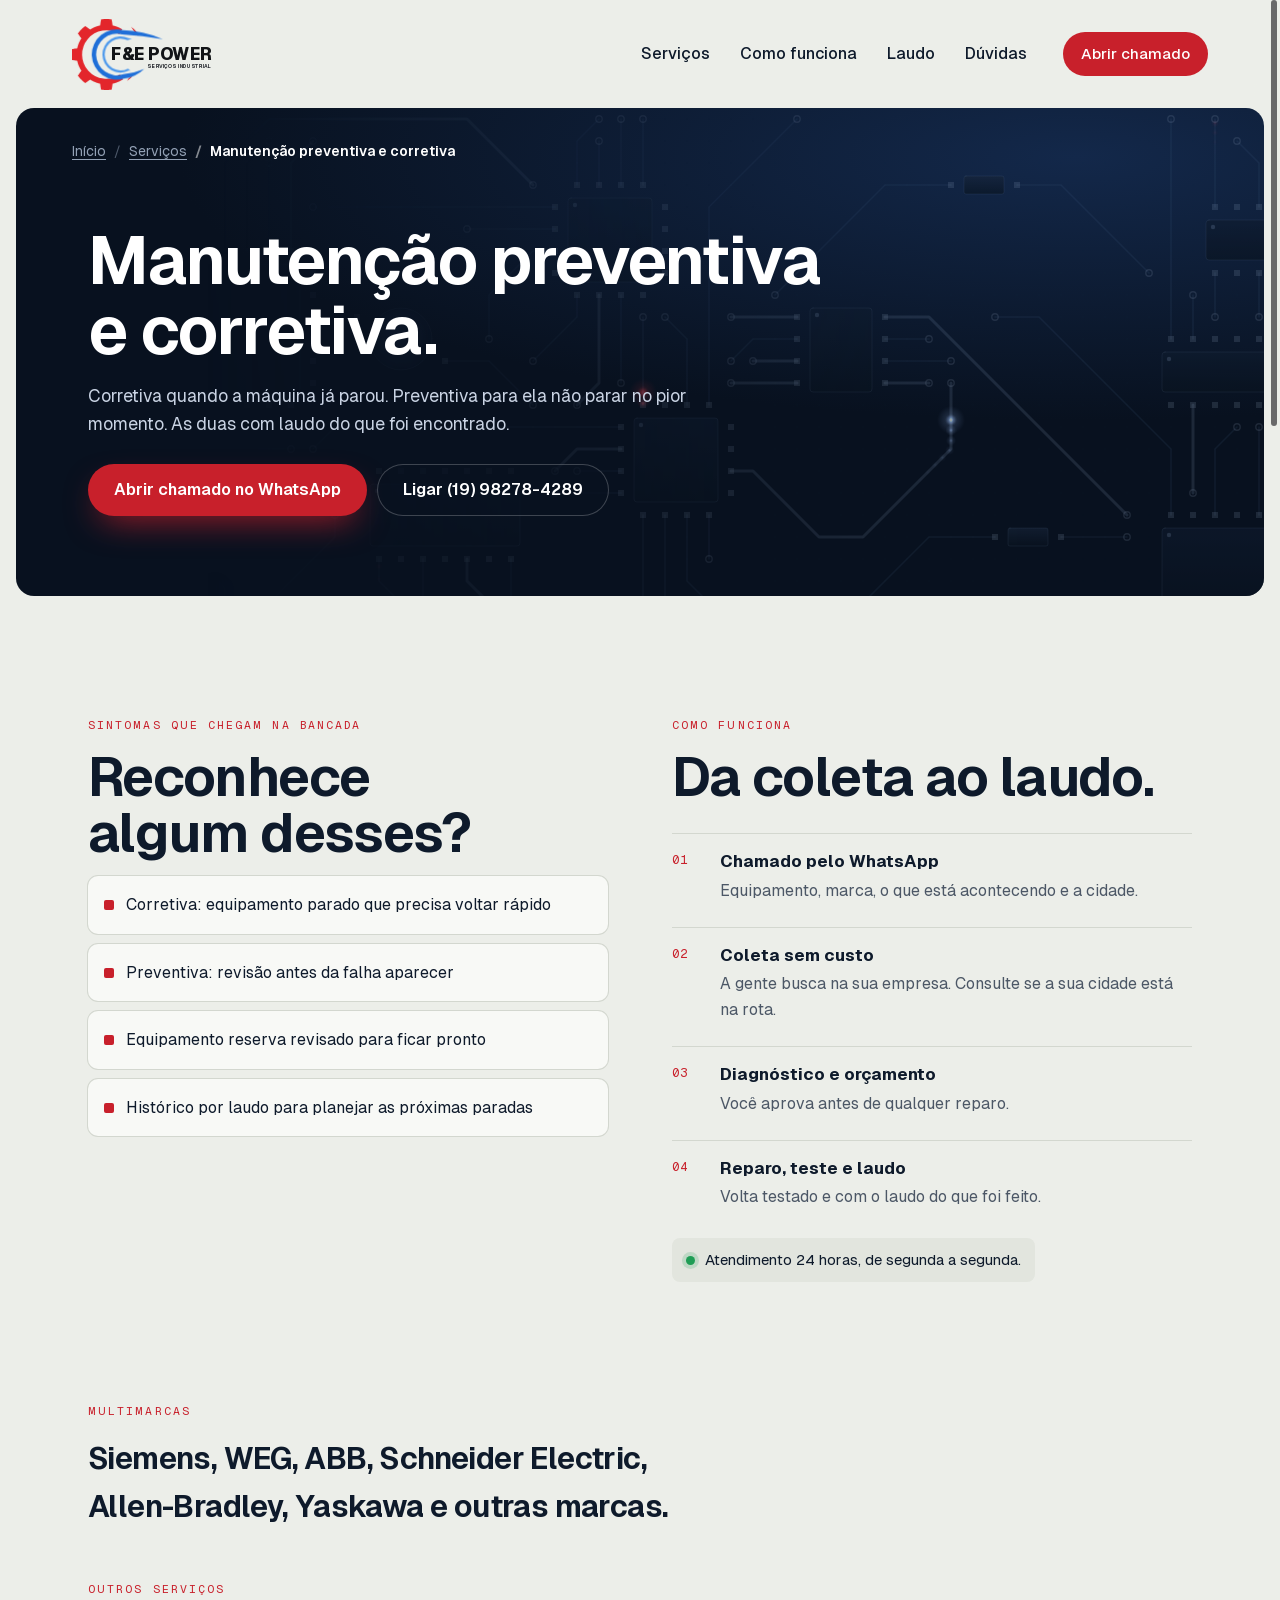
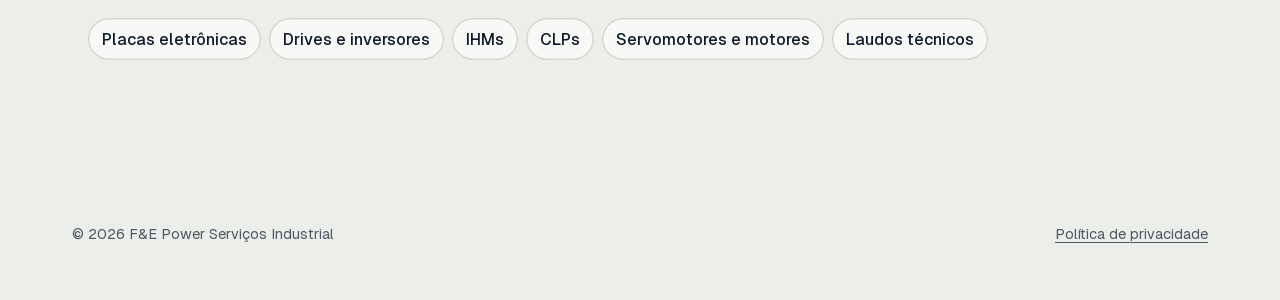
<file: servicos/manutencao-preventiva-e-corretiva/index.html>
<!doctype html>
<html lang="pt-BR">
<head>
  <meta charset="utf-8">
  <meta http-equiv="Content-Security-Policy" content="default-src 'self'; img-src 'self' data:; style-src 'self' 'unsafe-inline'; font-src 'self'; script-src 'self' https://www.googletagmanager.com; connect-src 'self' https://*.google-analytics.com https://*.analytics.google.com https://www.googletagmanager.com; base-uri 'none'; form-action 'self' https://wa.me">
  <meta name="referrer" content="strict-origin-when-cross-origin">
  <meta name="viewport" content="width=device-width,initial-scale=1,viewport-fit=cover">
  <title>Manutenção preventiva e corretiva de eletrônica industrial · F&amp;E Power</title>
  <meta name="description" content="Manutenção preventiva e corretiva de eletrônica industrial: placas, inversores, IHMs, CLPs e servos. Laudo técnico e coleta sem custo.">
  <meta property="og:title" content="Manutenção preventiva e corretiva de eletrônica industrial · F&amp;E Power">
  <meta property="og:description" content="Manutenção preventiva e corretiva de eletrônica industrial: placas, inversores, IHMs, CLPs e servos. Laudo técnico e coleta sem custo.">
  <meta property="og:image" content="https://fepower.arcanestudios.io/og-image.jpg">
  <meta property="og:image:width" content="1200">
  <meta property="og:image:height" content="630">
  <meta property="og:image:alt" content="Placa eletrônica com trilhas acesas e a frase: a gente traz o sinal de volta">
  <meta property="og:url" content="https://fepower.arcanestudios.io/servicos/manutencao-preventiva-e-corretiva/">
  <meta property="og:locale" content="pt_BR">
  <meta property="og:type" content="website">
  <meta name="twitter:card" content="summary_large_image">
  <link rel="canonical" href="https://fepower.arcanestudios.io/servicos/manutencao-preventiva-e-corretiva/">
  <meta name="ga4-id" content="">
  <meta name="theme-color" content="#ECEEE9">
  <meta name="color-scheme" content="light">
  <link rel="icon" href="/favicon.svg?v=20261023c" type="image/svg+xml">
  <link rel="preload" href="/fonts/Geist-Variable.woff2" as="font" type="font/woff2" crossorigin>
  <link rel="stylesheet" href="/arcane-ui.css?v=20261023c">
  <link rel="stylesheet" href="/arcane-motion.css?v=20261023c">
  <link rel="stylesheet" href="/arcane-conversao.css?v=20261023c">
  <link rel="stylesheet" href="/styles.css?v=20261023c">
  <script src="/carga.js?v=20261023c"></script>
  <script type="application/ld+json">
  {"@context":"https://schema.org","@graph":[{"@type":"BreadcrumbList","itemListElement":[{"@type":"ListItem","position":1,"name":"Início","item":"https://fepower.arcanestudios.io/"},{"@type":"ListItem","position":2,"name":"Serviços","item":"https://fepower.arcanestudios.io/#servicos"},{"@type":"ListItem","position":3,"name":"Manutenção preventiva e corretiva","item":"https://fepower.arcanestudios.io/servicos/manutencao-preventiva-e-corretiva/"}]},{"@type":"Service","name":"Manutenção preventiva e corretiva de eletrônica industrial","description":"Manutenção preventiva e corretiva de eletrônica industrial: placas, inversores, IHMs, CLPs e servos. Laudo técnico e coleta sem custo.","provider":{"@type":"ProfessionalService","name":"F&E Power Serviços Industrial","telephone":"+55 19 98278-4289","url":"https://fepower.arcanestudios.io/"}}]}
  </script>
</head>
<body class="tem-cta-fixo">
  <!-- Tela de carregamento. Logo da F&E redesenhada em vetor a partir do material deles. Se chegar o arquivo oficial, trocar
       mantendo as classes engrenagem / ponta / arco / nome (a animação usa essas classes). -->
  <div class="carga" aria-hidden="true">
    <svg class="carga__onda" viewBox="0 0 1200 200" preserveAspectRatio="none"><path class="onda-base" d="M0 100 H880 L900 100 L915 40 L935 170 L955 20 L975 150 L995 100 H1200"/><path class="onda-pulso" pathLength="100" d="M0 100 H880 L900 100 L915 40 L935 170 L955 20 L975 150 L995 100 H1200"/></svg>
    <div class="carga__centro">
      <svg class="carga__logo" viewBox="10 14 850 430"><path class="engrenagem" fill="#E3262B" d="M314.5 379.6 L313.2 380.4 L311.9 381.3 L310.6 382.1 L309.3 383.0 L308.0 383.8 L306.7 384.6 L305.3 385.4 L304.0 386.2 L302.7 386.9 L301.3 387.7 L299.9 388.4 L298.6 389.2 L297.2 389.9 L295.8 390.6 L294.4 391.3 L293.0 392.0 L291.6 392.7 L290.2 393.3 L288.8 394.0 L287.4 394.6 L286.0 395.2 L284.6 395.8 L283.1 396.5 L281.7 397.0 L280.2 397.6 L278.8 398.2 L277.3 398.7 L275.9 399.3 L274.4 399.8 L273.0 400.3 L271.5 400.8 L270.0 401.3 L268.5 401.8 L267.0 402.2 L265.6 402.7 L264.1 403.1 L262.6 403.5 L261.1 403.9 L259.6 404.3 L258.1 404.7 L256.6 405.1 L255.0 405.4 L253.5 405.8 L252.0 406.1 L251.5 411.2 L250.8 416.3 L250.1 421.3 L249.3 426.4 L248.4 431.5 L247.4 436.6 L246.3 441.7 L244.5 441.9 L242.7 442.2 L240.8 442.4 L239.0 442.6 L237.2 442.8 L235.3 443.0 L233.5 443.2 L231.6 443.3 L229.8 443.5 L227.9 443.6 L226.1 443.7 L224.2 443.8 L222.4 443.9 L220.5 443.9 L218.7 444.0 L216.9 444.0 L215.0 444.0 L213.1 444.0 L211.3 444.0 L209.5 443.9 L207.6 443.9 L205.8 443.8 L203.9 443.7 L202.1 443.6 L200.2 443.5 L198.4 443.3 L196.5 443.2 L194.7 443.0 L192.8 442.8 L191.0 442.6 L189.2 442.4 L187.3 442.2 L185.5 441.9 L183.7 441.7 L182.6 436.6 L181.6 431.5 L180.7 426.4 L179.9 421.3 L179.2 416.3 L178.5 411.2 L178.0 406.1 L176.5 405.8 L175.0 405.4 L173.4 405.1 L171.9 404.7 L170.4 404.3 L168.9 403.9 L167.4 403.5 L165.9 403.1 L164.4 402.7 L163.0 402.2 L161.5 401.8 L160.0 401.3 L158.5 400.8 L157.0 400.3 L155.6 399.8 L154.1 399.3 L152.7 398.7 L151.2 398.2 L149.8 397.6 L148.3 397.0 L146.9 396.5 L145.4 395.8 L144.0 395.2 L142.6 394.6 L141.2 394.0 L139.8 393.3 L138.4 392.7 L137.0 392.0 L135.6 391.3 L134.2 390.6 L132.8 389.9 L131.4 389.2 L130.1 388.4 L128.7 387.7 L127.3 386.9 L126.0 386.2 L124.7 385.4 L123.3 384.6 L122.0 383.8 L120.7 383.0 L119.4 382.1 L118.1 381.3 L114.1 384.5 L110.0 387.6 L105.9 390.7 L101.8 393.7 L97.5 396.7 L93.2 399.6 L88.9 402.4 L87.4 401.3 L85.9 400.2 L84.5 399.1 L83.0 397.9 L81.6 396.8 L80.2 395.6 L78.7 394.4 L77.3 393.2 L75.9 392.0 L74.5 390.8 L73.1 389.5 L71.8 388.3 L70.4 387.0 L69.1 385.8 L67.7 384.5 L66.4 383.2 L65.1 381.9 L63.8 380.6 L62.5 379.3 L61.2 377.9 L60.0 376.6 L58.7 375.2 L57.5 373.9 L56.2 372.5 L55.0 371.1 L53.8 369.7 L52.6 368.3 L51.4 366.8 L50.2 365.4 L49.1 364.0 L47.9 362.5 L46.8 361.1 L45.7 359.6 L44.6 358.1 L47.4 353.8 L50.3 349.5 L53.3 345.2 L56.3 341.1 L59.4 337.0 L62.5 332.9 L65.7 328.9 L64.9 327.6 L64.0 326.3 L63.2 325.0 L62.4 323.7 L61.6 322.3 L60.8 321.0 L60.1 319.7 L59.3 318.3 L58.6 316.9 L57.8 315.6 L57.1 314.2 L56.4 312.8 L55.7 311.4 L55.0 310.0 L54.3 308.6 L53.7 307.2 L53.0 305.8 L52.4 304.4 L51.8 303.0 L51.2 301.6 L50.5 300.1 L50.0 298.7 L49.4 297.2 L48.8 295.8 L48.3 294.3 L47.7 292.9 L47.2 291.4 L46.7 290.0 L46.2 288.5 L45.7 287.0 L45.2 285.5 L44.8 284.0 L44.3 282.6 L43.9 281.1 L43.5 279.6 L43.1 278.1 L42.7 276.6 L42.3 275.1 L41.9 273.6 L41.6 272.0 L41.2 270.5 L40.9 269.0 L35.8 268.5 L30.7 267.8 L25.7 267.1 L20.6 266.3 L15.5 265.4 L10.4 264.4 L5.3 263.3 L5.1 261.5 L4.8 259.7 L4.6 257.8 L4.4 256.0 L4.2 254.2 L4.0 252.3 L3.8 250.5 L3.7 248.6 L3.5 246.8 L3.4 244.9 L3.3 243.1 L3.2 241.2 L3.1 239.4 L3.1 237.5 L3.0 235.7 L3.0 233.9 L3.0 232.0 L3.0 230.1 L3.0 228.3 L3.1 226.5 L3.1 224.6 L3.2 222.8 L3.3 220.9 L3.4 219.1 L3.5 217.2 L3.7 215.4 L3.8 213.5 L4.0 211.7 L4.2 209.8 L4.4 208.0 L4.6 206.2 L4.8 204.3 L5.1 202.5 L5.3 200.7 L10.4 199.6 L15.5 198.6 L20.6 197.7 L25.7 196.9 L30.7 196.2 L35.8 195.5 L40.9 195.0 L41.2 193.5 L41.6 192.0 L41.9 190.4 L42.3 188.9 L42.7 187.4 L43.1 185.9 L43.5 184.4 L43.9 182.9 L44.3 181.4 L44.8 180.0 L45.2 178.5 L45.7 177.0 L46.2 175.5 L46.7 174.0 L47.2 172.6 L47.7 171.1 L48.3 169.7 L48.8 168.2 L49.4 166.8 L50.0 165.3 L50.5 163.9 L51.2 162.4 L51.8 161.0 L52.4 159.6 L53.0 158.2 L53.7 156.8 L54.3 155.4 L55.0 154.0 L55.7 152.6 L56.4 151.2 L57.1 149.8 L57.8 148.4 L58.6 147.1 L59.3 145.7 L60.1 144.3 L60.8 143.0 L61.6 141.7 L62.4 140.3 L63.2 139.0 L64.0 137.7 L64.9 136.4 L65.7 135.1 L62.5 131.1 L59.4 127.0 L56.3 122.9 L53.3 118.8 L50.3 114.5 L47.4 110.2 L44.6 105.9 L45.7 104.4 L46.8 102.9 L47.9 101.5 L49.1 100.0 L50.2 98.6 L51.4 97.2 L52.6 95.7 L53.8 94.3 L55.0 92.9 L56.2 91.5 L57.5 90.1 L58.7 88.8 L60.0 87.4 L61.2 86.1 L62.5 84.7 L63.8 83.4 L65.1 82.1 L66.4 80.8 L67.7 79.5 L69.1 78.2 L70.4 77.0 L71.8 75.7 L73.1 74.5 L74.5 73.2 L75.9 72.0 L77.3 70.8 L78.7 69.6 L80.2 68.4 L81.6 67.2 L83.0 66.1 L84.5 64.9 L85.9 63.8 L87.4 62.7 L88.9 61.6 L93.2 64.4 L97.5 67.3 L101.8 70.3 L105.9 73.3 L110.0 76.4 L114.1 79.5 L118.1 82.7 L119.4 81.9 L120.7 81.0 L122.0 80.2 L123.3 79.4 L124.7 78.6 L126.0 77.8 L127.3 77.1 L128.7 76.3 L130.1 75.6 L131.4 74.8 L132.8 74.1 L134.2 73.4 L135.6 72.7 L137.0 72.0 L138.4 71.3 L139.8 70.7 L141.2 70.0 L142.6 69.4 L144.0 68.8 L145.4 68.2 L146.9 67.5 L148.3 67.0 L149.8 66.4 L151.2 65.8 L152.7 65.3 L154.1 64.7 L155.6 64.2 L157.0 63.7 L158.5 63.2 L160.0 62.7 L161.5 62.2 L163.0 61.8 L164.4 61.3 L165.9 60.9 L167.4 60.5 L168.9 60.1 L170.4 59.7 L171.9 59.3 L173.4 58.9 L175.0 58.6 L176.5 58.2 L178.0 57.9 L178.5 52.8 L179.2 47.7 L179.9 42.7 L180.7 37.6 L181.6 32.5 L182.6 27.4 L183.7 22.3 L185.5 22.1 L187.3 21.8 L189.2 21.6 L191.0 21.4 L192.8 21.2 L194.7 21.0 L196.5 20.8 L198.4 20.7 L200.2 20.5 L202.1 20.4 L203.9 20.3 L205.8 20.2 L207.6 20.1 L209.5 20.1 L211.3 20.0 L213.1 20.0 L215.0 20.0 L216.9 20.0 L218.7 20.0 L220.5 20.1 L222.4 20.1 L224.2 20.2 L226.1 20.3 L227.9 20.4 L229.8 20.5 L231.6 20.7 L233.5 20.8 L235.3 21.0 L237.2 21.2 L239.0 21.4 L240.8 21.6 L242.7 21.8 L244.5 22.1 L246.3 22.3 L247.4 27.4 L248.4 32.5 L249.3 37.6 L250.1 42.7 L250.8 47.7 L251.5 52.8 L252.0 57.9 L253.5 58.2 L255.0 58.6 L256.6 58.9 L258.1 59.3 L259.6 59.7 L261.1 60.1 L262.6 60.5 L264.1 60.9 L265.6 61.3 L267.0 61.8 L268.5 62.2 L270.0 62.7 L271.5 63.2 L273.0 63.7 L274.4 64.2 L275.9 64.7 L277.3 65.3 L278.8 65.8 L280.2 66.4 L281.7 67.0 L283.1 67.5 L284.6 68.2 L286.0 68.8 L287.4 69.4 L288.8 70.0 L290.2 70.7 L291.6 71.3 L293.0 72.0 L294.4 72.7 L295.8 73.4 L297.2 74.1 L298.6 74.8 L299.9 75.6 L301.3 76.3 L302.7 77.1 L304.0 77.8 L305.3 78.6 L306.7 79.4 L308.0 80.2 L309.3 81.0 L291.8 109.0 A145 145 0 1 0 296.1 352.2 Z"/><path class="ponta" fill="#E3262B" d="M363.5 67.0 Q394.5 86.6 407.3 121.0 Q380.5 98.0 363.5 67.0 Z"/><path class="ponta" fill="#E3262B" d="M372.6 355.1 Q362.1 379.1 338.1 389.6 Q350.8 367.8 372.6 355.1 Z"/><path class="arco arco--1" fill="#1F6FD8" d="M552.0 140.0 Q433.1 88.5 314.3 86.5 A150 150 0 1 0 324.4 374.7 Q383.2 370.7 442.0 318.0 Q379.2 343.9 316.3 349.9 A124 124 0 1 1 308.0 111.7 Q430.0 117.7 552.0 140.0 Z"/><path class="arco arco--2" fill="#4A97EC" d="M368.0 138.0 L347.3 134.9 A108 108 0 1 0 350.7 327.4 L360.0 330.0 L344.6 315.9 A95 95 0 1 1 341.6 146.6 Z"/><g class="nome"><text x="243" y="263" fill="#FFFFFF" font-family="Geist, sans-serif" font-weight="800" font-size="104" letter-spacing="-1" textLength="602" lengthAdjust="spacingAndGlyphs">F&amp;E POWER</text><text class="nome__sub" x="458" y="314" fill="#8FA6C6" font-family="Geist, sans-serif" font-weight="700" font-size="27" letter-spacing="2" textLength="387" lengthAdjust="spacingAndGlyphs">SERVIÇOS INDUSTRIAL</text></g></svg>
      <div class="carga__status"><span>Ligando o sistema</span><b data-carga-pct>0%</b></div>
      <div class="carga__barra"><i></i></div>
    </div>
  </div>
  <!-- /carga -->
  <!-- Gerado por ferramentas/gerar-paginas.js. Editar lá, não aqui. -->
  <div class="progresso-scroll" aria-hidden="true"></div>
  <a class="skip" href="#conteudo">Pular para o conteúdo</a>
  <header class="topo">
    <div class="topo-in">
      <a class="marca" href="/" aria-label="F&amp;E Power Serviços Industrial, início"><svg class="marca__logo" viewBox="10 14 850 430" aria-hidden="true" focusable="false"><path class="engrenagem" fill="#E3262B" d="M314.5 379.6 L313.2 380.4 L311.9 381.3 L310.6 382.1 L309.3 383.0 L308.0 383.8 L306.7 384.6 L305.3 385.4 L304.0 386.2 L302.7 386.9 L301.3 387.7 L299.9 388.4 L298.6 389.2 L297.2 389.9 L295.8 390.6 L294.4 391.3 L293.0 392.0 L291.6 392.7 L290.2 393.3 L288.8 394.0 L287.4 394.6 L286.0 395.2 L284.6 395.8 L283.1 396.5 L281.7 397.0 L280.2 397.6 L278.8 398.2 L277.3 398.7 L275.9 399.3 L274.4 399.8 L273.0 400.3 L271.5 400.8 L270.0 401.3 L268.5 401.8 L267.0 402.2 L265.6 402.7 L264.1 403.1 L262.6 403.5 L261.1 403.9 L259.6 404.3 L258.1 404.7 L256.6 405.1 L255.0 405.4 L253.5 405.8 L252.0 406.1 L251.5 411.2 L250.8 416.3 L250.1 421.3 L249.3 426.4 L248.4 431.5 L247.4 436.6 L246.3 441.7 L244.5 441.9 L242.7 442.2 L240.8 442.4 L239.0 442.6 L237.2 442.8 L235.3 443.0 L233.5 443.2 L231.6 443.3 L229.8 443.5 L227.9 443.6 L226.1 443.7 L224.2 443.8 L222.4 443.9 L220.5 443.9 L218.7 444.0 L216.9 444.0 L215.0 444.0 L213.1 444.0 L211.3 444.0 L209.5 443.9 L207.6 443.9 L205.8 443.8 L203.9 443.7 L202.1 443.6 L200.2 443.5 L198.4 443.3 L196.5 443.2 L194.7 443.0 L192.8 442.8 L191.0 442.6 L189.2 442.4 L187.3 442.2 L185.5 441.9 L183.7 441.7 L182.6 436.6 L181.6 431.5 L180.7 426.4 L179.9 421.3 L179.2 416.3 L178.5 411.2 L178.0 406.1 L176.5 405.8 L175.0 405.4 L173.4 405.1 L171.9 404.7 L170.4 404.3 L168.9 403.9 L167.4 403.5 L165.9 403.1 L164.4 402.7 L163.0 402.2 L161.5 401.8 L160.0 401.3 L158.5 400.8 L157.0 400.3 L155.6 399.8 L154.1 399.3 L152.7 398.7 L151.2 398.2 L149.8 397.6 L148.3 397.0 L146.9 396.5 L145.4 395.8 L144.0 395.2 L142.6 394.6 L141.2 394.0 L139.8 393.3 L138.4 392.7 L137.0 392.0 L135.6 391.3 L134.2 390.6 L132.8 389.9 L131.4 389.2 L130.1 388.4 L128.7 387.7 L127.3 386.9 L126.0 386.2 L124.7 385.4 L123.3 384.6 L122.0 383.8 L120.7 383.0 L119.4 382.1 L118.1 381.3 L114.1 384.5 L110.0 387.6 L105.9 390.7 L101.8 393.7 L97.5 396.7 L93.2 399.6 L88.9 402.4 L87.4 401.3 L85.9 400.2 L84.5 399.1 L83.0 397.9 L81.6 396.8 L80.2 395.6 L78.7 394.4 L77.3 393.2 L75.9 392.0 L74.5 390.8 L73.1 389.5 L71.8 388.3 L70.4 387.0 L69.1 385.8 L67.7 384.5 L66.4 383.2 L65.1 381.9 L63.8 380.6 L62.5 379.3 L61.2 377.9 L60.0 376.6 L58.7 375.2 L57.5 373.9 L56.2 372.5 L55.0 371.1 L53.8 369.7 L52.6 368.3 L51.4 366.8 L50.2 365.4 L49.1 364.0 L47.9 362.5 L46.8 361.1 L45.7 359.6 L44.6 358.1 L47.4 353.8 L50.3 349.5 L53.3 345.2 L56.3 341.1 L59.4 337.0 L62.5 332.9 L65.7 328.9 L64.9 327.6 L64.0 326.3 L63.2 325.0 L62.4 323.7 L61.6 322.3 L60.8 321.0 L60.1 319.7 L59.3 318.3 L58.6 316.9 L57.8 315.6 L57.1 314.2 L56.4 312.8 L55.7 311.4 L55.0 310.0 L54.3 308.6 L53.7 307.2 L53.0 305.8 L52.4 304.4 L51.8 303.0 L51.2 301.6 L50.5 300.1 L50.0 298.7 L49.4 297.2 L48.8 295.8 L48.3 294.3 L47.7 292.9 L47.2 291.4 L46.7 290.0 L46.2 288.5 L45.7 287.0 L45.2 285.5 L44.8 284.0 L44.3 282.6 L43.9 281.1 L43.5 279.6 L43.1 278.1 L42.7 276.6 L42.3 275.1 L41.9 273.6 L41.6 272.0 L41.2 270.5 L40.9 269.0 L35.8 268.5 L30.7 267.8 L25.7 267.1 L20.6 266.3 L15.5 265.4 L10.4 264.4 L5.3 263.3 L5.1 261.5 L4.8 259.7 L4.6 257.8 L4.4 256.0 L4.2 254.2 L4.0 252.3 L3.8 250.5 L3.7 248.6 L3.5 246.8 L3.4 244.9 L3.3 243.1 L3.2 241.2 L3.1 239.4 L3.1 237.5 L3.0 235.7 L3.0 233.9 L3.0 232.0 L3.0 230.1 L3.0 228.3 L3.1 226.5 L3.1 224.6 L3.2 222.8 L3.3 220.9 L3.4 219.1 L3.5 217.2 L3.7 215.4 L3.8 213.5 L4.0 211.7 L4.2 209.8 L4.4 208.0 L4.6 206.2 L4.8 204.3 L5.1 202.5 L5.3 200.7 L10.4 199.6 L15.5 198.6 L20.6 197.7 L25.7 196.9 L30.7 196.2 L35.8 195.5 L40.9 195.0 L41.2 193.5 L41.6 192.0 L41.9 190.4 L42.3 188.9 L42.7 187.4 L43.1 185.9 L43.5 184.4 L43.9 182.9 L44.3 181.4 L44.8 180.0 L45.2 178.5 L45.7 177.0 L46.2 175.5 L46.7 174.0 L47.2 172.6 L47.7 171.1 L48.3 169.7 L48.8 168.2 L49.4 166.8 L50.0 165.3 L50.5 163.9 L51.2 162.4 L51.8 161.0 L52.4 159.6 L53.0 158.2 L53.7 156.8 L54.3 155.4 L55.0 154.0 L55.7 152.6 L56.4 151.2 L57.1 149.8 L57.8 148.4 L58.6 147.1 L59.3 145.7 L60.1 144.3 L60.8 143.0 L61.6 141.7 L62.4 140.3 L63.2 139.0 L64.0 137.7 L64.9 136.4 L65.7 135.1 L62.5 131.1 L59.4 127.0 L56.3 122.9 L53.3 118.8 L50.3 114.5 L47.4 110.2 L44.6 105.9 L45.7 104.4 L46.8 102.9 L47.9 101.5 L49.1 100.0 L50.2 98.6 L51.4 97.2 L52.6 95.7 L53.8 94.3 L55.0 92.9 L56.2 91.5 L57.5 90.1 L58.7 88.8 L60.0 87.4 L61.2 86.1 L62.5 84.7 L63.8 83.4 L65.1 82.1 L66.4 80.8 L67.7 79.5 L69.1 78.2 L70.4 77.0 L71.8 75.7 L73.1 74.5 L74.5 73.2 L75.9 72.0 L77.3 70.8 L78.7 69.6 L80.2 68.4 L81.6 67.2 L83.0 66.1 L84.5 64.9 L85.9 63.8 L87.4 62.7 L88.9 61.6 L93.2 64.4 L97.5 67.3 L101.8 70.3 L105.9 73.3 L110.0 76.4 L114.1 79.5 L118.1 82.7 L119.4 81.9 L120.7 81.0 L122.0 80.2 L123.3 79.4 L124.7 78.6 L126.0 77.8 L127.3 77.1 L128.7 76.3 L130.1 75.6 L131.4 74.8 L132.8 74.1 L134.2 73.4 L135.6 72.7 L137.0 72.0 L138.4 71.3 L139.8 70.7 L141.2 70.0 L142.6 69.4 L144.0 68.8 L145.4 68.2 L146.9 67.5 L148.3 67.0 L149.8 66.4 L151.2 65.8 L152.7 65.3 L154.1 64.7 L155.6 64.2 L157.0 63.7 L158.5 63.2 L160.0 62.7 L161.5 62.2 L163.0 61.8 L164.4 61.3 L165.9 60.9 L167.4 60.5 L168.9 60.1 L170.4 59.7 L171.9 59.3 L173.4 58.9 L175.0 58.6 L176.5 58.2 L178.0 57.9 L178.5 52.8 L179.2 47.7 L179.9 42.7 L180.7 37.6 L181.6 32.5 L182.6 27.4 L183.7 22.3 L185.5 22.1 L187.3 21.8 L189.2 21.6 L191.0 21.4 L192.8 21.2 L194.7 21.0 L196.5 20.8 L198.4 20.7 L200.2 20.5 L202.1 20.4 L203.9 20.3 L205.8 20.2 L207.6 20.1 L209.5 20.1 L211.3 20.0 L213.1 20.0 L215.0 20.0 L216.9 20.0 L218.7 20.0 L220.5 20.1 L222.4 20.1 L224.2 20.2 L226.1 20.3 L227.9 20.4 L229.8 20.5 L231.6 20.7 L233.5 20.8 L235.3 21.0 L237.2 21.2 L239.0 21.4 L240.8 21.6 L242.7 21.8 L244.5 22.1 L246.3 22.3 L247.4 27.4 L248.4 32.5 L249.3 37.6 L250.1 42.7 L250.8 47.7 L251.5 52.8 L252.0 57.9 L253.5 58.2 L255.0 58.6 L256.6 58.9 L258.1 59.3 L259.6 59.7 L261.1 60.1 L262.6 60.5 L264.1 60.9 L265.6 61.3 L267.0 61.8 L268.5 62.2 L270.0 62.7 L271.5 63.2 L273.0 63.7 L274.4 64.2 L275.9 64.7 L277.3 65.3 L278.8 65.8 L280.2 66.4 L281.7 67.0 L283.1 67.5 L284.6 68.2 L286.0 68.8 L287.4 69.4 L288.8 70.0 L290.2 70.7 L291.6 71.3 L293.0 72.0 L294.4 72.7 L295.8 73.4 L297.2 74.1 L298.6 74.8 L299.9 75.6 L301.3 76.3 L302.7 77.1 L304.0 77.8 L305.3 78.6 L306.7 79.4 L308.0 80.2 L309.3 81.0 L291.8 109.0 A145 145 0 1 0 296.1 352.2 Z"/><path class="ponta" fill="#E3262B" d="M363.5 67.0 Q394.5 86.6 407.3 121.0 Q380.5 98.0 363.5 67.0 Z"/><path class="ponta" fill="#E3262B" d="M372.6 355.1 Q362.1 379.1 338.1 389.6 Q350.8 367.8 372.6 355.1 Z"/><path class="arco arco--1" fill="#1F6FD8" d="M552.0 140.0 Q433.1 88.5 314.3 86.5 A150 150 0 1 0 324.4 374.7 Q383.2 370.7 442.0 318.0 Q379.2 343.9 316.3 349.9 A124 124 0 1 1 308.0 111.7 Q430.0 117.7 552.0 140.0 Z"/><path class="arco arco--2" fill="#4A97EC" d="M368.0 138.0 L347.3 134.9 A108 108 0 1 0 350.7 327.4 L360.0 330.0 L344.6 315.9 A95 95 0 1 1 341.6 146.6 Z"/><g class="nome"><text x="243" y="263" fill="#121417" font-family="Geist, sans-serif" font-weight="800" font-size="104" letter-spacing="-1" textLength="602" lengthAdjust="spacingAndGlyphs">F&amp;E POWER</text><text class="nome__sub" x="458" y="314" fill="#2A2D33" font-family="Geist, sans-serif" font-weight="700" font-size="27" letter-spacing="2" textLength="387" lengthAdjust="spacingAndGlyphs">SERVIÇOS INDUSTRIAL</text></g></svg></a>
      <button class="menu-btn" aria-expanded="false" aria-controls="menu">Menu</button>
      <nav id="menu" class="menu" aria-label="Principal">
        <a class="link-anim" href="/#servicos">Serviços</a>
        <a class="link-anim" href="/#processo">Como funciona</a>
        <a class="link-anim" href="/#cases">Laudo</a>
        <a class="link-anim" href="/#duvidas">Dúvidas</a>
        <a class="btn" data-chamado href="https://wa.me/5519982784289?text=Ol%C3%A1!%20Vim%20pelo%20site%20e%20quero%20abrir%20um%20chamado." target="_blank" rel="noopener noreferrer">Abrir chamado</a>
      </nav>
    </div>
  </header>
  <main id="conteudo">
    <section class="pagina-topo">
      <div data-placa="calma"></div>
      <nav class="migalha" aria-label="Você está em"><ol><li><a href="/">Início</a></li><li><a href="/#servicos">Serviços</a></li><li aria-current="page">Manutenção preventiva e corretiva</li></ol></nav>
      <div class="bloco">
        <h1 data-reveal>Manutenção preventiva e corretiva.</h1>
        <p class="lead" data-reveal style="--i:1">Corretiva quando a máquina já parou. Preventiva para ela não parar no pior momento. As duas com laudo do que foi encontrado.</p>
        <div class="acoes" data-reveal style="--i:2">
          <a class="btn btn-pulso" data-chamado="Outro" href="https://wa.me/5519982784289?text=Ol%C3%A1!%20Vim%20pelo%20site%20e%20quero%20abrir%20um%20chamado." target="_blank" rel="noopener noreferrer">Abrir chamado no WhatsApp</a>
          <a class="btn btn-vidro" href="tel:+5519982784289">Ligar (19) 98278-4289</a>
        </div>
      </div>
    </section>
    <section class="bloco duas">
      <div>
        <p class="rotulo">Sintomas que chegam na bancada</p>
        <h2 data-reveal>Reconhece algum desses?</h2>
        <ul class="lista-tec" data-stagger><li>Corretiva: equipamento parado que precisa voltar rápido</li><li>Preventiva: revisão antes da falha aparecer</li><li>Equipamento reserva revisado para ficar pronto</li><li>Histórico por laudo para planejar as próximas paradas</li></ul>
      </div>
      <div>
        <p class="rotulo">Como funciona</p>
        <h2 data-reveal>Da coleta ao laudo.</h2>
        <ol class="passos">
          <li><span>01</span><div><b>Chamado pelo WhatsApp</b><p>Equipamento, marca, o que está acontecendo e a cidade.</p></div></li>
          <li><span>02</span><div><b>Coleta sem custo</b><p>A gente busca na sua empresa. Consulte se a sua cidade está na rota.</p></div></li>
          <li><span>03</span><div><b>Diagnóstico e orçamento</b><p>Você aprova antes de qualquer reparo.</p></div></li>
          <li><span>04</span><div><b>Reparo, teste e laudo</b><p>Volta testado e com o laudo do que foi feito.</p></div></li>
        </ol>
        <p class="promessa">Atendimento 24 horas, de segunda a segunda.</p>
      </div>
    </section>
    <section class="bloco" style="padding-top:0">
      <p class="rotulo">Multimarcas</p>
      <p style="font-size:clamp(1.3rem,4vw,1.9rem);font-weight:650;letter-spacing:-.02em;margin:0;max-width:30ch">Siemens, WEG, ABB, Schneider Electric, Allen-Bradley, Yaskawa e outras marcas.</p>
      <p class="rotulo" style="margin-top:48px">Outros serviços</p>
      <div class="outros"><a href="/servicos/placas-eletronicas/">Placas eletrônicas</a><a href="/servicos/drives-e-inversores/">Drives e inversores</a><a href="/servicos/ihm/">IHMs</a><a href="/servicos/clp/">CLPs</a><a href="/servicos/servomotores-e-motores/">Servomotores e motores</a><a href="/servicos/laudos-tecnicos/">Laudos técnicos</a></div>
    </section>
  </main>
  <footer class="rodape">
    <p>© <span id="ano">2026</span> F&amp;E Power Serviços Industrial</p>
    <p><a href="/politica-de-privacidade/">Política de privacidade</a></p>
  </footer>
  <div class="cta-fixo">
    <a class="btn" data-chamado="Outro" href="https://wa.me/5519982784289?text=Ol%C3%A1!%20Vim%20pelo%20site%20e%20quero%20abrir%20um%20chamado." target="_blank" rel="noopener noreferrer">Abrir chamado</a>
    <a class="btn btn-sec" href="tel:+5519982784289">Ligar</a>
  </div>
  <dialog class="chamado" id="chamado" aria-labelledby="chamado-t">
    <form novalidate>
      <div class="chamado__topo">
        <div><h2 id="chamado-t">Abrir chamado</h2><p>Quatro respostas e a mensagem vai pronta para o WhatsApp.</p></div>
        <button type="button" class="fechar" data-fechar aria-label="Fechar"><svg viewBox="0 0 24 24" fill="none" stroke="currentColor" stroke-width="2" stroke-linecap="round" aria-hidden="true"><path d="M18 6L6 18M6 6l12 12"/></svg></button>
      </div>
      <fieldset>
        <legend>Qual equipamento?</legend>
        <div class="opcoes">
          <label><input type="radio" name="equipamento" value="Placa eletrônica" required><span>Placa eletrônica</span></label>
          <label><input type="radio" name="equipamento" value="Drive / inversor"><span>Drive ou inversor</span></label>
          <label><input type="radio" name="equipamento" value="IHM"><span>IHM</span></label>
          <label><input type="radio" name="equipamento" value="CLP"><span>CLP</span></label>
          <label><input type="radio" name="equipamento" value="Servomotor / motor"><span>Servo ou motor</span></label>
          <label><input type="radio" name="equipamento" value="Outro"><span>Outro</span></label>
        </div>
        <p class="erro-campo" data-erro="equipamento" aria-live="polite"></p>
      </fieldset>
      <fieldset>
        <legend>Marca</legend>
        <div class="opcoes">
          <label><input type="radio" name="marca" value="Siemens"><span>Siemens</span></label>
          <label><input type="radio" name="marca" value="WEG"><span>WEG</span></label>
          <label><input type="radio" name="marca" value="ABB"><span>ABB</span></label>
          <label><input type="radio" name="marca" value="Schneider"><span>Schneider</span></label>
          <label><input type="radio" name="marca" value="Allen-Bradley"><span>Allen-Bradley</span></label>
          <label><input type="radio" name="marca" value="Yaskawa"><span>Yaskawa</span></label>
          <label><input type="radio" name="marca" value="Outra / não sei"><span>Outra ou não sei</span></label>
        </div>
      </fieldset>
      <label class="campo"><span>O que está acontecendo?</span><textarea name="sintoma" rows="3" required placeholder="Ex.: desarma na partida, tela apagada, erro no display"></textarea><p class="erro-campo" data-erro="sintoma" aria-live="polite"></p></label>
      <label class="campo"><span>Cidade da empresa</span><input name="cidade" autocomplete="address-level2" required><p class="erro-campo" data-erro="cidade" aria-live="polite"></p></label>
      <button class="btn btn-pulso" type="submit"><svg viewBox="0 0 24 24" fill="none" stroke="currentColor" stroke-width="2" stroke-linecap="round" stroke-linejoin="round" aria-hidden="true"><path d="M3 21l1.65-3.8a9 9 0 1 1 3.4 2.9l-4.05.9"/><path d="M9 10a.5.5 0 0 0 1 0v-1a.5.5 0 0 0-1 0v1a5 5 0 0 0 5 5h1a.5.5 0 0 0 0-1h-1a.5.5 0 0 0 0 1"/></svg>Enviar pelo WhatsApp</button>
      <p class="chamado__rodape">Nada fica guardado no site: a mensagem vai direto para o WhatsApp da F&amp;E Power. <a href="/politica-de-privacidade/">Privacidade</a></p>
    </form>
  </dialog>
  <script src="/arcane-ui.js?v=20261023c"></script>
  <script src="/placa.js?v=20261023c"></script>
  <script src="/site.js?v=20261023c"></script>
  <script src="/arcane-analytics.js?v=20261023c"></script>
</body>
</html>
</file>
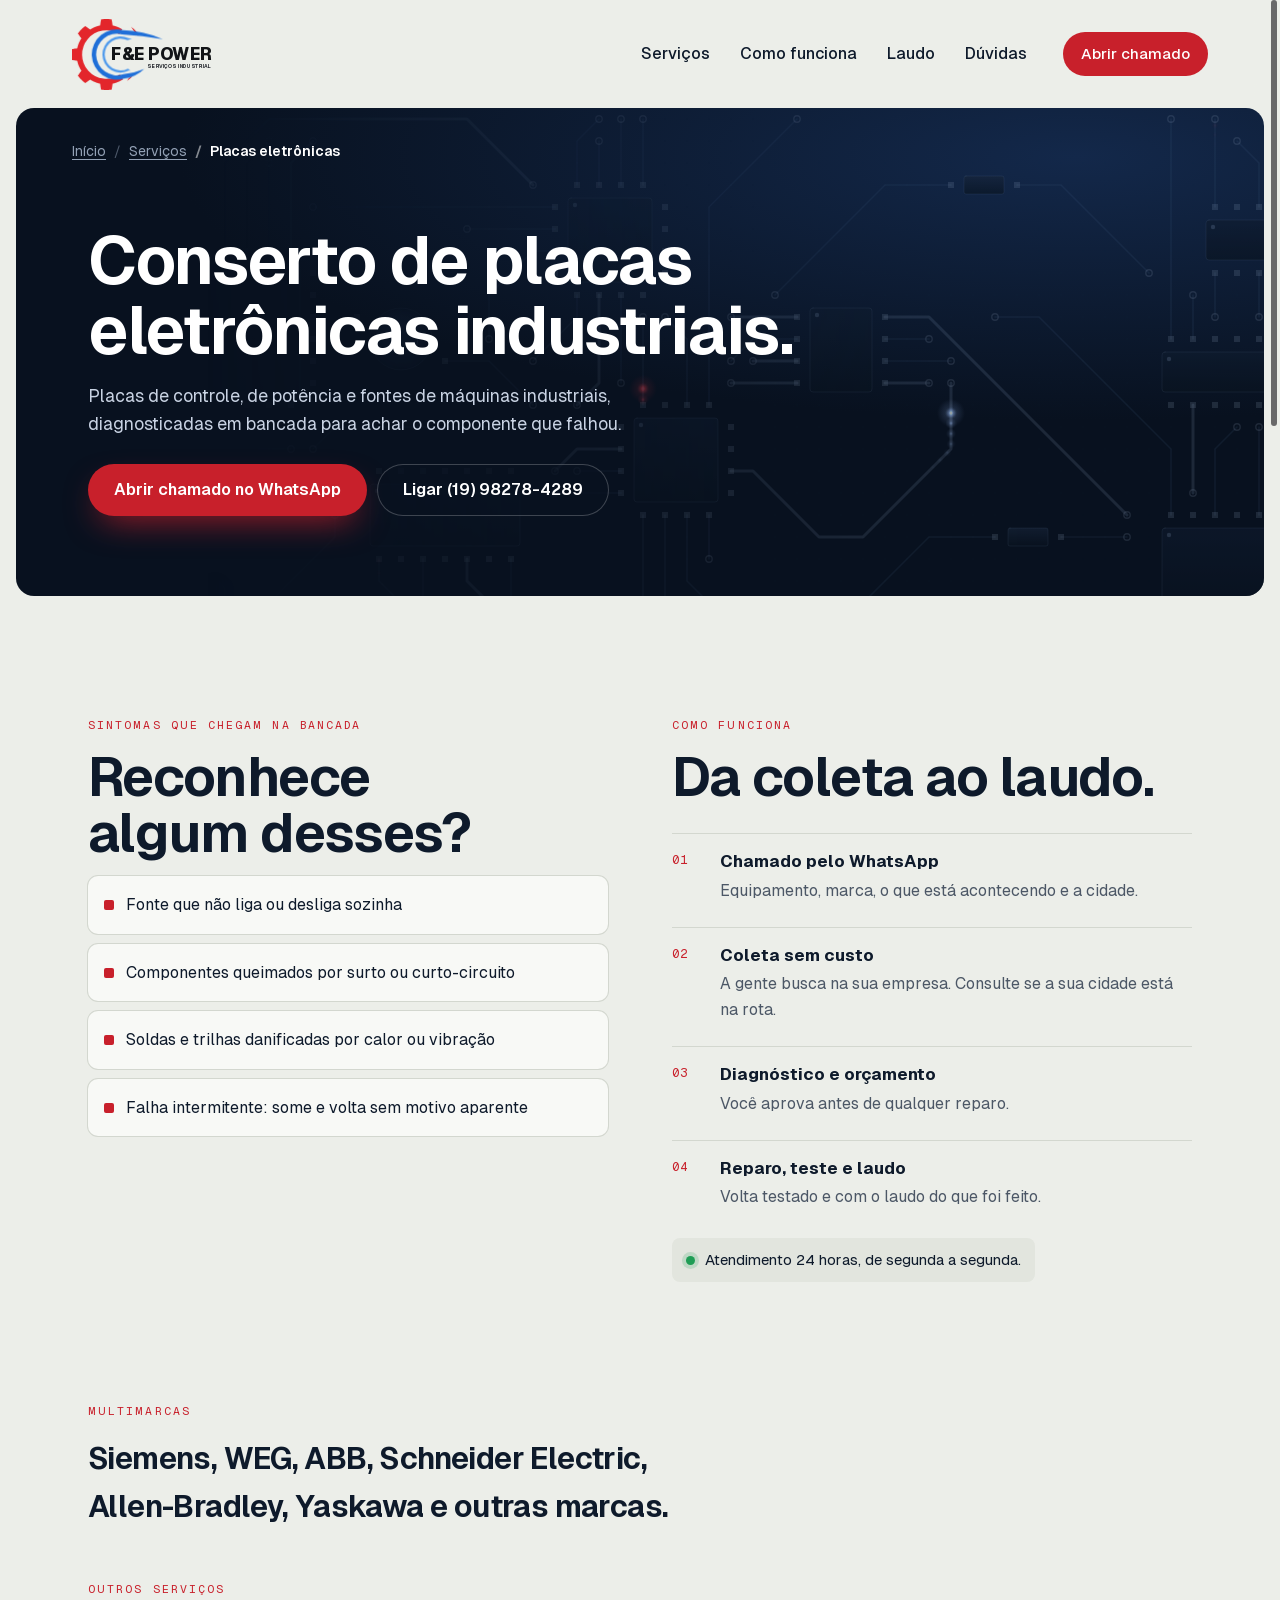
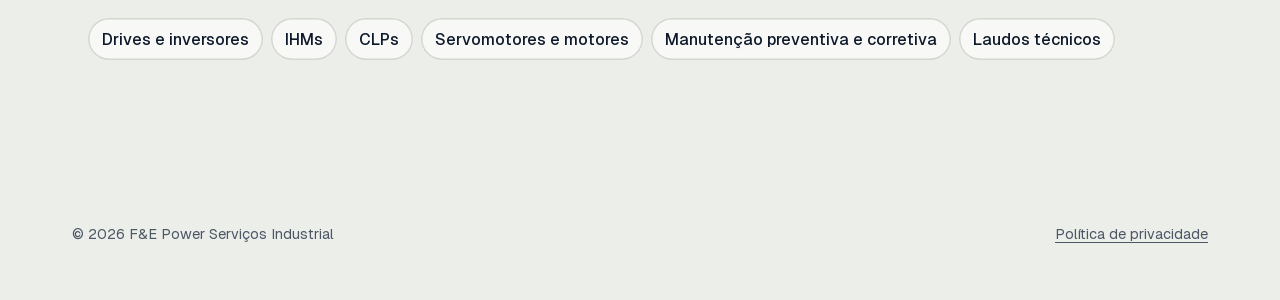
<file: servicos/placas-eletronicas/index.html>
<!doctype html>
<html lang="pt-BR">
<head>
  <meta charset="utf-8">
  <meta http-equiv="Content-Security-Policy" content="default-src 'self'; img-src 'self' data:; style-src 'self' 'unsafe-inline'; font-src 'self'; script-src 'self' https://www.googletagmanager.com; connect-src 'self' https://*.google-analytics.com https://*.analytics.google.com https://www.googletagmanager.com; base-uri 'none'; form-action 'self' https://wa.me">
  <meta name="referrer" content="strict-origin-when-cross-origin">
  <meta name="viewport" content="width=device-width,initial-scale=1,viewport-fit=cover">
  <title>Conserto de placas eletrônicas industriais · F&amp;E Power</title>
  <meta name="description" content="Conserto de placas eletrônicas industriais em bancada: placas de controle, potência e fontes. Multimarcas, com laudo técnico e coleta sem custo.">
  <meta property="og:title" content="Conserto de placas eletrônicas industriais · F&amp;E Power">
  <meta property="og:description" content="Conserto de placas eletrônicas industriais em bancada: placas de controle, potência e fontes. Multimarcas, com laudo técnico e coleta sem custo.">
  <meta property="og:image" content="https://fepower.arcanestudios.io/og-image.jpg">
  <meta property="og:image:width" content="1200">
  <meta property="og:image:height" content="630">
  <meta property="og:image:alt" content="Placa eletrônica com trilhas acesas e a frase: a gente traz o sinal de volta">
  <meta property="og:url" content="https://fepower.arcanestudios.io/servicos/placas-eletronicas/">
  <meta property="og:locale" content="pt_BR">
  <meta property="og:type" content="website">
  <meta name="twitter:card" content="summary_large_image">
  <link rel="canonical" href="https://fepower.arcanestudios.io/servicos/placas-eletronicas/">
  <meta name="ga4-id" content="">
  <meta name="theme-color" content="#ECEEE9">
  <meta name="color-scheme" content="light">
  <link rel="icon" href="/favicon.svg?v=20261023c" type="image/svg+xml">
  <link rel="preload" href="/fonts/Geist-Variable.woff2" as="font" type="font/woff2" crossorigin>
  <link rel="stylesheet" href="/arcane-ui.css?v=20261023c">
  <link rel="stylesheet" href="/arcane-motion.css?v=20261023c">
  <link rel="stylesheet" href="/arcane-conversao.css?v=20261023c">
  <link rel="stylesheet" href="/styles.css?v=20261023c">
  <script src="/carga.js?v=20261023c"></script>
  <script type="application/ld+json">
  {"@context":"https://schema.org","@graph":[{"@type":"BreadcrumbList","itemListElement":[{"@type":"ListItem","position":1,"name":"Início","item":"https://fepower.arcanestudios.io/"},{"@type":"ListItem","position":2,"name":"Serviços","item":"https://fepower.arcanestudios.io/#servicos"},{"@type":"ListItem","position":3,"name":"Placas eletrônicas","item":"https://fepower.arcanestudios.io/servicos/placas-eletronicas/"}]},{"@type":"Service","name":"Conserto de placas eletrônicas industriais","description":"Conserto de placas eletrônicas industriais em bancada: placas de controle, potência e fontes. Multimarcas, com laudo técnico e coleta sem custo.","provider":{"@type":"ProfessionalService","name":"F&E Power Serviços Industrial","telephone":"+55 19 98278-4289","url":"https://fepower.arcanestudios.io/"}}]}
  </script>
</head>
<body class="tem-cta-fixo">
  <!-- Tela de carregamento. Logo da F&E redesenhada em vetor a partir do material deles. Se chegar o arquivo oficial, trocar
       mantendo as classes engrenagem / ponta / arco / nome (a animação usa essas classes). -->
  <div class="carga" aria-hidden="true">
    <svg class="carga__onda" viewBox="0 0 1200 200" preserveAspectRatio="none"><path class="onda-base" d="M0 100 H880 L900 100 L915 40 L935 170 L955 20 L975 150 L995 100 H1200"/><path class="onda-pulso" pathLength="100" d="M0 100 H880 L900 100 L915 40 L935 170 L955 20 L975 150 L995 100 H1200"/></svg>
    <div class="carga__centro">
      <svg class="carga__logo" viewBox="10 14 850 430"><path class="engrenagem" fill="#E3262B" d="M314.5 379.6 L313.2 380.4 L311.9 381.3 L310.6 382.1 L309.3 383.0 L308.0 383.8 L306.7 384.6 L305.3 385.4 L304.0 386.2 L302.7 386.9 L301.3 387.7 L299.9 388.4 L298.6 389.2 L297.2 389.9 L295.8 390.6 L294.4 391.3 L293.0 392.0 L291.6 392.7 L290.2 393.3 L288.8 394.0 L287.4 394.6 L286.0 395.2 L284.6 395.8 L283.1 396.5 L281.7 397.0 L280.2 397.6 L278.8 398.2 L277.3 398.7 L275.9 399.3 L274.4 399.8 L273.0 400.3 L271.5 400.8 L270.0 401.3 L268.5 401.8 L267.0 402.2 L265.6 402.7 L264.1 403.1 L262.6 403.5 L261.1 403.9 L259.6 404.3 L258.1 404.7 L256.6 405.1 L255.0 405.4 L253.5 405.8 L252.0 406.1 L251.5 411.2 L250.8 416.3 L250.1 421.3 L249.3 426.4 L248.4 431.5 L247.4 436.6 L246.3 441.7 L244.5 441.9 L242.7 442.2 L240.8 442.4 L239.0 442.6 L237.2 442.8 L235.3 443.0 L233.5 443.2 L231.6 443.3 L229.8 443.5 L227.9 443.6 L226.1 443.7 L224.2 443.8 L222.4 443.9 L220.5 443.9 L218.7 444.0 L216.9 444.0 L215.0 444.0 L213.1 444.0 L211.3 444.0 L209.5 443.9 L207.6 443.9 L205.8 443.8 L203.9 443.7 L202.1 443.6 L200.2 443.5 L198.4 443.3 L196.5 443.2 L194.7 443.0 L192.8 442.8 L191.0 442.6 L189.2 442.4 L187.3 442.2 L185.5 441.9 L183.7 441.7 L182.6 436.6 L181.6 431.5 L180.7 426.4 L179.9 421.3 L179.2 416.3 L178.5 411.2 L178.0 406.1 L176.5 405.8 L175.0 405.4 L173.4 405.1 L171.9 404.7 L170.4 404.3 L168.9 403.9 L167.4 403.5 L165.9 403.1 L164.4 402.7 L163.0 402.2 L161.5 401.8 L160.0 401.3 L158.5 400.8 L157.0 400.3 L155.6 399.8 L154.1 399.3 L152.7 398.7 L151.2 398.2 L149.8 397.6 L148.3 397.0 L146.9 396.5 L145.4 395.8 L144.0 395.2 L142.6 394.6 L141.2 394.0 L139.8 393.3 L138.4 392.7 L137.0 392.0 L135.6 391.3 L134.2 390.6 L132.8 389.9 L131.4 389.2 L130.1 388.4 L128.7 387.7 L127.3 386.9 L126.0 386.2 L124.7 385.4 L123.3 384.6 L122.0 383.8 L120.7 383.0 L119.4 382.1 L118.1 381.3 L114.1 384.5 L110.0 387.6 L105.9 390.7 L101.8 393.7 L97.5 396.7 L93.2 399.6 L88.9 402.4 L87.4 401.3 L85.9 400.2 L84.5 399.1 L83.0 397.9 L81.6 396.8 L80.2 395.6 L78.7 394.4 L77.3 393.2 L75.9 392.0 L74.5 390.8 L73.1 389.5 L71.8 388.3 L70.4 387.0 L69.1 385.8 L67.7 384.5 L66.4 383.2 L65.1 381.9 L63.8 380.6 L62.5 379.3 L61.2 377.9 L60.0 376.6 L58.7 375.2 L57.5 373.9 L56.2 372.5 L55.0 371.1 L53.8 369.7 L52.6 368.3 L51.4 366.8 L50.2 365.4 L49.1 364.0 L47.9 362.5 L46.8 361.1 L45.7 359.6 L44.6 358.1 L47.4 353.8 L50.3 349.5 L53.3 345.2 L56.3 341.1 L59.4 337.0 L62.5 332.9 L65.7 328.9 L64.9 327.6 L64.0 326.3 L63.2 325.0 L62.4 323.7 L61.6 322.3 L60.8 321.0 L60.1 319.7 L59.3 318.3 L58.6 316.9 L57.8 315.6 L57.1 314.2 L56.4 312.8 L55.7 311.4 L55.0 310.0 L54.3 308.6 L53.7 307.2 L53.0 305.8 L52.4 304.4 L51.8 303.0 L51.2 301.6 L50.5 300.1 L50.0 298.7 L49.4 297.2 L48.8 295.8 L48.3 294.3 L47.7 292.9 L47.2 291.4 L46.7 290.0 L46.2 288.5 L45.7 287.0 L45.2 285.5 L44.8 284.0 L44.3 282.6 L43.9 281.1 L43.5 279.6 L43.1 278.1 L42.7 276.6 L42.3 275.1 L41.9 273.6 L41.6 272.0 L41.2 270.5 L40.9 269.0 L35.8 268.5 L30.7 267.8 L25.7 267.1 L20.6 266.3 L15.5 265.4 L10.4 264.4 L5.3 263.3 L5.1 261.5 L4.8 259.7 L4.6 257.8 L4.4 256.0 L4.2 254.2 L4.0 252.3 L3.8 250.5 L3.7 248.6 L3.5 246.8 L3.4 244.9 L3.3 243.1 L3.2 241.2 L3.1 239.4 L3.1 237.5 L3.0 235.7 L3.0 233.9 L3.0 232.0 L3.0 230.1 L3.0 228.3 L3.1 226.5 L3.1 224.6 L3.2 222.8 L3.3 220.9 L3.4 219.1 L3.5 217.2 L3.7 215.4 L3.8 213.5 L4.0 211.7 L4.2 209.8 L4.4 208.0 L4.6 206.2 L4.8 204.3 L5.1 202.5 L5.3 200.7 L10.4 199.6 L15.5 198.6 L20.6 197.7 L25.7 196.9 L30.7 196.2 L35.8 195.5 L40.9 195.0 L41.2 193.5 L41.6 192.0 L41.9 190.4 L42.3 188.9 L42.7 187.4 L43.1 185.9 L43.5 184.4 L43.9 182.9 L44.3 181.4 L44.8 180.0 L45.2 178.5 L45.7 177.0 L46.2 175.5 L46.7 174.0 L47.2 172.6 L47.7 171.1 L48.3 169.7 L48.8 168.2 L49.4 166.8 L50.0 165.3 L50.5 163.9 L51.2 162.4 L51.8 161.0 L52.4 159.6 L53.0 158.2 L53.7 156.8 L54.3 155.4 L55.0 154.0 L55.7 152.6 L56.4 151.2 L57.1 149.8 L57.8 148.4 L58.6 147.1 L59.3 145.7 L60.1 144.3 L60.8 143.0 L61.6 141.7 L62.4 140.3 L63.2 139.0 L64.0 137.7 L64.9 136.4 L65.7 135.1 L62.5 131.1 L59.4 127.0 L56.3 122.9 L53.3 118.8 L50.3 114.5 L47.4 110.2 L44.6 105.9 L45.7 104.4 L46.8 102.9 L47.9 101.5 L49.1 100.0 L50.2 98.6 L51.4 97.2 L52.6 95.7 L53.8 94.3 L55.0 92.9 L56.2 91.5 L57.5 90.1 L58.7 88.8 L60.0 87.4 L61.2 86.1 L62.5 84.7 L63.8 83.4 L65.1 82.1 L66.4 80.8 L67.7 79.5 L69.1 78.2 L70.4 77.0 L71.8 75.7 L73.1 74.5 L74.5 73.2 L75.9 72.0 L77.3 70.8 L78.7 69.6 L80.2 68.4 L81.6 67.2 L83.0 66.1 L84.5 64.9 L85.9 63.8 L87.4 62.7 L88.9 61.6 L93.2 64.4 L97.5 67.3 L101.8 70.3 L105.9 73.3 L110.0 76.4 L114.1 79.5 L118.1 82.7 L119.4 81.9 L120.7 81.0 L122.0 80.2 L123.3 79.4 L124.7 78.6 L126.0 77.8 L127.3 77.1 L128.7 76.3 L130.1 75.6 L131.4 74.8 L132.8 74.1 L134.2 73.4 L135.6 72.7 L137.0 72.0 L138.4 71.3 L139.8 70.7 L141.2 70.0 L142.6 69.4 L144.0 68.8 L145.4 68.2 L146.9 67.5 L148.3 67.0 L149.8 66.4 L151.2 65.8 L152.7 65.3 L154.1 64.7 L155.6 64.2 L157.0 63.7 L158.5 63.2 L160.0 62.7 L161.5 62.2 L163.0 61.8 L164.4 61.3 L165.9 60.9 L167.4 60.5 L168.9 60.1 L170.4 59.7 L171.9 59.3 L173.4 58.9 L175.0 58.6 L176.5 58.2 L178.0 57.9 L178.5 52.8 L179.2 47.7 L179.9 42.7 L180.7 37.6 L181.6 32.5 L182.6 27.4 L183.7 22.3 L185.5 22.1 L187.3 21.8 L189.2 21.6 L191.0 21.4 L192.8 21.2 L194.7 21.0 L196.5 20.8 L198.4 20.7 L200.2 20.5 L202.1 20.4 L203.9 20.3 L205.8 20.2 L207.6 20.1 L209.5 20.1 L211.3 20.0 L213.1 20.0 L215.0 20.0 L216.9 20.0 L218.7 20.0 L220.5 20.1 L222.4 20.1 L224.2 20.2 L226.1 20.3 L227.9 20.4 L229.8 20.5 L231.6 20.7 L233.5 20.8 L235.3 21.0 L237.2 21.2 L239.0 21.4 L240.8 21.6 L242.7 21.8 L244.5 22.1 L246.3 22.3 L247.4 27.4 L248.4 32.5 L249.3 37.6 L250.1 42.7 L250.8 47.7 L251.5 52.8 L252.0 57.9 L253.5 58.2 L255.0 58.6 L256.6 58.9 L258.1 59.3 L259.6 59.7 L261.1 60.1 L262.6 60.5 L264.1 60.9 L265.6 61.3 L267.0 61.8 L268.5 62.2 L270.0 62.7 L271.5 63.2 L273.0 63.7 L274.4 64.2 L275.9 64.7 L277.3 65.3 L278.8 65.8 L280.2 66.4 L281.7 67.0 L283.1 67.5 L284.6 68.2 L286.0 68.8 L287.4 69.4 L288.8 70.0 L290.2 70.7 L291.6 71.3 L293.0 72.0 L294.4 72.7 L295.8 73.4 L297.2 74.1 L298.6 74.8 L299.9 75.6 L301.3 76.3 L302.7 77.1 L304.0 77.8 L305.3 78.6 L306.7 79.4 L308.0 80.2 L309.3 81.0 L291.8 109.0 A145 145 0 1 0 296.1 352.2 Z"/><path class="ponta" fill="#E3262B" d="M363.5 67.0 Q394.5 86.6 407.3 121.0 Q380.5 98.0 363.5 67.0 Z"/><path class="ponta" fill="#E3262B" d="M372.6 355.1 Q362.1 379.1 338.1 389.6 Q350.8 367.8 372.6 355.1 Z"/><path class="arco arco--1" fill="#1F6FD8" d="M552.0 140.0 Q433.1 88.5 314.3 86.5 A150 150 0 1 0 324.4 374.7 Q383.2 370.7 442.0 318.0 Q379.2 343.9 316.3 349.9 A124 124 0 1 1 308.0 111.7 Q430.0 117.7 552.0 140.0 Z"/><path class="arco arco--2" fill="#4A97EC" d="M368.0 138.0 L347.3 134.9 A108 108 0 1 0 350.7 327.4 L360.0 330.0 L344.6 315.9 A95 95 0 1 1 341.6 146.6 Z"/><g class="nome"><text x="243" y="263" fill="#FFFFFF" font-family="Geist, sans-serif" font-weight="800" font-size="104" letter-spacing="-1" textLength="602" lengthAdjust="spacingAndGlyphs">F&amp;E POWER</text><text class="nome__sub" x="458" y="314" fill="#8FA6C6" font-family="Geist, sans-serif" font-weight="700" font-size="27" letter-spacing="2" textLength="387" lengthAdjust="spacingAndGlyphs">SERVIÇOS INDUSTRIAL</text></g></svg>
      <div class="carga__status"><span>Ligando o sistema</span><b data-carga-pct>0%</b></div>
      <div class="carga__barra"><i></i></div>
    </div>
  </div>
  <!-- /carga -->
  <!-- Gerado por ferramentas/gerar-paginas.js. Editar lá, não aqui. -->
  <div class="progresso-scroll" aria-hidden="true"></div>
  <a class="skip" href="#conteudo">Pular para o conteúdo</a>
  <header class="topo">
    <div class="topo-in">
      <a class="marca" href="/" aria-label="F&amp;E Power Serviços Industrial, início"><svg class="marca__logo" viewBox="10 14 850 430" aria-hidden="true" focusable="false"><path class="engrenagem" fill="#E3262B" d="M314.5 379.6 L313.2 380.4 L311.9 381.3 L310.6 382.1 L309.3 383.0 L308.0 383.8 L306.7 384.6 L305.3 385.4 L304.0 386.2 L302.7 386.9 L301.3 387.7 L299.9 388.4 L298.6 389.2 L297.2 389.9 L295.8 390.6 L294.4 391.3 L293.0 392.0 L291.6 392.7 L290.2 393.3 L288.8 394.0 L287.4 394.6 L286.0 395.2 L284.6 395.8 L283.1 396.5 L281.7 397.0 L280.2 397.6 L278.8 398.2 L277.3 398.7 L275.9 399.3 L274.4 399.8 L273.0 400.3 L271.5 400.8 L270.0 401.3 L268.5 401.8 L267.0 402.2 L265.6 402.7 L264.1 403.1 L262.6 403.5 L261.1 403.9 L259.6 404.3 L258.1 404.7 L256.6 405.1 L255.0 405.4 L253.5 405.8 L252.0 406.1 L251.5 411.2 L250.8 416.3 L250.1 421.3 L249.3 426.4 L248.4 431.5 L247.4 436.6 L246.3 441.7 L244.5 441.9 L242.7 442.2 L240.8 442.4 L239.0 442.6 L237.2 442.8 L235.3 443.0 L233.5 443.2 L231.6 443.3 L229.8 443.5 L227.9 443.6 L226.1 443.7 L224.2 443.8 L222.4 443.9 L220.5 443.9 L218.7 444.0 L216.9 444.0 L215.0 444.0 L213.1 444.0 L211.3 444.0 L209.5 443.9 L207.6 443.9 L205.8 443.8 L203.9 443.7 L202.1 443.6 L200.2 443.5 L198.4 443.3 L196.5 443.2 L194.7 443.0 L192.8 442.8 L191.0 442.6 L189.2 442.4 L187.3 442.2 L185.5 441.9 L183.7 441.7 L182.6 436.6 L181.6 431.5 L180.7 426.4 L179.9 421.3 L179.2 416.3 L178.5 411.2 L178.0 406.1 L176.5 405.8 L175.0 405.4 L173.4 405.1 L171.9 404.7 L170.4 404.3 L168.9 403.9 L167.4 403.5 L165.9 403.1 L164.4 402.7 L163.0 402.2 L161.5 401.8 L160.0 401.3 L158.5 400.8 L157.0 400.3 L155.6 399.8 L154.1 399.3 L152.7 398.7 L151.2 398.2 L149.8 397.6 L148.3 397.0 L146.9 396.5 L145.4 395.8 L144.0 395.2 L142.6 394.6 L141.2 394.0 L139.8 393.3 L138.4 392.7 L137.0 392.0 L135.6 391.3 L134.2 390.6 L132.8 389.9 L131.4 389.2 L130.1 388.4 L128.7 387.7 L127.3 386.9 L126.0 386.2 L124.7 385.4 L123.3 384.6 L122.0 383.8 L120.7 383.0 L119.4 382.1 L118.1 381.3 L114.1 384.5 L110.0 387.6 L105.9 390.7 L101.8 393.7 L97.5 396.7 L93.2 399.6 L88.9 402.4 L87.4 401.3 L85.9 400.2 L84.5 399.1 L83.0 397.9 L81.6 396.8 L80.2 395.6 L78.7 394.4 L77.3 393.2 L75.9 392.0 L74.5 390.8 L73.1 389.5 L71.8 388.3 L70.4 387.0 L69.1 385.8 L67.7 384.5 L66.4 383.2 L65.1 381.9 L63.8 380.6 L62.5 379.3 L61.2 377.9 L60.0 376.6 L58.7 375.2 L57.5 373.9 L56.2 372.5 L55.0 371.1 L53.8 369.7 L52.6 368.3 L51.4 366.8 L50.2 365.4 L49.1 364.0 L47.9 362.5 L46.8 361.1 L45.7 359.6 L44.6 358.1 L47.4 353.8 L50.3 349.5 L53.3 345.2 L56.3 341.1 L59.4 337.0 L62.5 332.9 L65.7 328.9 L64.9 327.6 L64.0 326.3 L63.2 325.0 L62.4 323.7 L61.6 322.3 L60.8 321.0 L60.1 319.7 L59.3 318.3 L58.6 316.9 L57.8 315.6 L57.1 314.2 L56.4 312.8 L55.7 311.4 L55.0 310.0 L54.3 308.6 L53.7 307.2 L53.0 305.8 L52.4 304.4 L51.8 303.0 L51.2 301.6 L50.5 300.1 L50.0 298.7 L49.4 297.2 L48.8 295.8 L48.3 294.3 L47.7 292.9 L47.2 291.4 L46.7 290.0 L46.2 288.5 L45.7 287.0 L45.2 285.5 L44.8 284.0 L44.3 282.6 L43.9 281.1 L43.5 279.6 L43.1 278.1 L42.7 276.6 L42.3 275.1 L41.9 273.6 L41.6 272.0 L41.2 270.5 L40.9 269.0 L35.8 268.5 L30.7 267.8 L25.7 267.1 L20.6 266.3 L15.5 265.4 L10.4 264.4 L5.3 263.3 L5.1 261.5 L4.8 259.7 L4.6 257.8 L4.4 256.0 L4.2 254.2 L4.0 252.3 L3.8 250.5 L3.7 248.6 L3.5 246.8 L3.4 244.9 L3.3 243.1 L3.2 241.2 L3.1 239.4 L3.1 237.5 L3.0 235.7 L3.0 233.9 L3.0 232.0 L3.0 230.1 L3.0 228.3 L3.1 226.5 L3.1 224.6 L3.2 222.8 L3.3 220.9 L3.4 219.1 L3.5 217.2 L3.7 215.4 L3.8 213.5 L4.0 211.7 L4.2 209.8 L4.4 208.0 L4.6 206.2 L4.8 204.3 L5.1 202.5 L5.3 200.7 L10.4 199.6 L15.5 198.6 L20.6 197.7 L25.7 196.9 L30.7 196.2 L35.8 195.5 L40.9 195.0 L41.2 193.5 L41.6 192.0 L41.9 190.4 L42.3 188.9 L42.7 187.4 L43.1 185.9 L43.5 184.4 L43.9 182.9 L44.3 181.4 L44.8 180.0 L45.2 178.5 L45.7 177.0 L46.2 175.5 L46.7 174.0 L47.2 172.6 L47.7 171.1 L48.3 169.7 L48.8 168.2 L49.4 166.8 L50.0 165.3 L50.5 163.9 L51.2 162.4 L51.8 161.0 L52.4 159.6 L53.0 158.2 L53.7 156.8 L54.3 155.4 L55.0 154.0 L55.7 152.6 L56.4 151.2 L57.1 149.8 L57.8 148.4 L58.6 147.1 L59.3 145.7 L60.1 144.3 L60.8 143.0 L61.6 141.7 L62.4 140.3 L63.2 139.0 L64.0 137.7 L64.9 136.4 L65.7 135.1 L62.5 131.1 L59.4 127.0 L56.3 122.9 L53.3 118.8 L50.3 114.5 L47.4 110.2 L44.6 105.9 L45.7 104.4 L46.8 102.9 L47.9 101.5 L49.1 100.0 L50.2 98.6 L51.4 97.2 L52.6 95.7 L53.8 94.3 L55.0 92.9 L56.2 91.5 L57.5 90.1 L58.7 88.8 L60.0 87.4 L61.2 86.1 L62.5 84.7 L63.8 83.4 L65.1 82.1 L66.4 80.8 L67.7 79.5 L69.1 78.2 L70.4 77.0 L71.8 75.7 L73.1 74.5 L74.5 73.2 L75.9 72.0 L77.3 70.8 L78.7 69.6 L80.2 68.4 L81.6 67.2 L83.0 66.1 L84.5 64.9 L85.9 63.8 L87.4 62.7 L88.9 61.6 L93.2 64.4 L97.5 67.3 L101.8 70.3 L105.9 73.3 L110.0 76.4 L114.1 79.5 L118.1 82.7 L119.4 81.9 L120.7 81.0 L122.0 80.2 L123.3 79.4 L124.7 78.6 L126.0 77.8 L127.3 77.1 L128.7 76.3 L130.1 75.6 L131.4 74.8 L132.8 74.1 L134.2 73.4 L135.6 72.7 L137.0 72.0 L138.4 71.3 L139.8 70.7 L141.2 70.0 L142.6 69.4 L144.0 68.8 L145.4 68.2 L146.9 67.5 L148.3 67.0 L149.8 66.4 L151.2 65.8 L152.7 65.3 L154.1 64.7 L155.6 64.2 L157.0 63.7 L158.5 63.2 L160.0 62.7 L161.5 62.2 L163.0 61.8 L164.4 61.3 L165.9 60.9 L167.4 60.5 L168.9 60.1 L170.4 59.7 L171.9 59.3 L173.4 58.9 L175.0 58.6 L176.5 58.2 L178.0 57.9 L178.5 52.8 L179.2 47.7 L179.9 42.7 L180.7 37.6 L181.6 32.5 L182.6 27.4 L183.7 22.3 L185.5 22.1 L187.3 21.8 L189.2 21.6 L191.0 21.4 L192.8 21.2 L194.7 21.0 L196.5 20.8 L198.4 20.7 L200.2 20.5 L202.1 20.4 L203.9 20.3 L205.8 20.2 L207.6 20.1 L209.5 20.1 L211.3 20.0 L213.1 20.0 L215.0 20.0 L216.9 20.0 L218.7 20.0 L220.5 20.1 L222.4 20.1 L224.2 20.2 L226.1 20.3 L227.9 20.4 L229.8 20.5 L231.6 20.7 L233.5 20.8 L235.3 21.0 L237.2 21.2 L239.0 21.4 L240.8 21.6 L242.7 21.8 L244.5 22.1 L246.3 22.3 L247.4 27.4 L248.4 32.5 L249.3 37.6 L250.1 42.7 L250.8 47.7 L251.5 52.8 L252.0 57.9 L253.5 58.2 L255.0 58.6 L256.6 58.9 L258.1 59.3 L259.6 59.7 L261.1 60.1 L262.6 60.5 L264.1 60.9 L265.6 61.3 L267.0 61.8 L268.5 62.2 L270.0 62.7 L271.5 63.2 L273.0 63.7 L274.4 64.2 L275.9 64.7 L277.3 65.3 L278.8 65.8 L280.2 66.4 L281.7 67.0 L283.1 67.5 L284.6 68.2 L286.0 68.8 L287.4 69.4 L288.8 70.0 L290.2 70.7 L291.6 71.3 L293.0 72.0 L294.4 72.7 L295.8 73.4 L297.2 74.1 L298.6 74.8 L299.9 75.6 L301.3 76.3 L302.7 77.1 L304.0 77.8 L305.3 78.6 L306.7 79.4 L308.0 80.2 L309.3 81.0 L291.8 109.0 A145 145 0 1 0 296.1 352.2 Z"/><path class="ponta" fill="#E3262B" d="M363.5 67.0 Q394.5 86.6 407.3 121.0 Q380.5 98.0 363.5 67.0 Z"/><path class="ponta" fill="#E3262B" d="M372.6 355.1 Q362.1 379.1 338.1 389.6 Q350.8 367.8 372.6 355.1 Z"/><path class="arco arco--1" fill="#1F6FD8" d="M552.0 140.0 Q433.1 88.5 314.3 86.5 A150 150 0 1 0 324.4 374.7 Q383.2 370.7 442.0 318.0 Q379.2 343.9 316.3 349.9 A124 124 0 1 1 308.0 111.7 Q430.0 117.7 552.0 140.0 Z"/><path class="arco arco--2" fill="#4A97EC" d="M368.0 138.0 L347.3 134.9 A108 108 0 1 0 350.7 327.4 L360.0 330.0 L344.6 315.9 A95 95 0 1 1 341.6 146.6 Z"/><g class="nome"><text x="243" y="263" fill="#121417" font-family="Geist, sans-serif" font-weight="800" font-size="104" letter-spacing="-1" textLength="602" lengthAdjust="spacingAndGlyphs">F&amp;E POWER</text><text class="nome__sub" x="458" y="314" fill="#2A2D33" font-family="Geist, sans-serif" font-weight="700" font-size="27" letter-spacing="2" textLength="387" lengthAdjust="spacingAndGlyphs">SERVIÇOS INDUSTRIAL</text></g></svg></a>
      <button class="menu-btn" aria-expanded="false" aria-controls="menu">Menu</button>
      <nav id="menu" class="menu" aria-label="Principal">
        <a class="link-anim" href="/#servicos">Serviços</a>
        <a class="link-anim" href="/#processo">Como funciona</a>
        <a class="link-anim" href="/#cases">Laudo</a>
        <a class="link-anim" href="/#duvidas">Dúvidas</a>
        <a class="btn" data-chamado href="https://wa.me/5519982784289?text=Ol%C3%A1!%20Vim%20pelo%20site%20e%20quero%20abrir%20um%20chamado." target="_blank" rel="noopener noreferrer">Abrir chamado</a>
      </nav>
    </div>
  </header>
  <main id="conteudo">
    <section class="pagina-topo">
      <div data-placa="calma"></div>
      <nav class="migalha" aria-label="Você está em"><ol><li><a href="/">Início</a></li><li><a href="/#servicos">Serviços</a></li><li aria-current="page">Placas eletrônicas</li></ol></nav>
      <div class="bloco">
        <h1 data-reveal>Conserto de placas eletrônicas industriais.</h1>
        <p class="lead" data-reveal style="--i:1">Placas de controle, de potência e fontes de máquinas industriais, diagnosticadas em bancada para achar o componente que falhou.</p>
        <div class="acoes" data-reveal style="--i:2">
          <a class="btn btn-pulso" data-chamado="Placa eletrônica" href="https://wa.me/5519982784289?text=Ol%C3%A1!%20Vim%20pelo%20site%20e%20quero%20abrir%20um%20chamado." target="_blank" rel="noopener noreferrer">Abrir chamado no WhatsApp</a>
          <a class="btn btn-vidro" href="tel:+5519982784289">Ligar (19) 98278-4289</a>
        </div>
      </div>
    </section>
    <section class="bloco duas">
      <div>
        <p class="rotulo">Sintomas que chegam na bancada</p>
        <h2 data-reveal>Reconhece algum desses?</h2>
        <ul class="lista-tec" data-stagger><li>Fonte que não liga ou desliga sozinha</li><li>Componentes queimados por surto ou curto-circuito</li><li>Soldas e trilhas danificadas por calor ou vibração</li><li>Falha intermitente: some e volta sem motivo aparente</li></ul>
      </div>
      <div>
        <p class="rotulo">Como funciona</p>
        <h2 data-reveal>Da coleta ao laudo.</h2>
        <ol class="passos">
          <li><span>01</span><div><b>Chamado pelo WhatsApp</b><p>Equipamento, marca, o que está acontecendo e a cidade.</p></div></li>
          <li><span>02</span><div><b>Coleta sem custo</b><p>A gente busca na sua empresa. Consulte se a sua cidade está na rota.</p></div></li>
          <li><span>03</span><div><b>Diagnóstico e orçamento</b><p>Você aprova antes de qualquer reparo.</p></div></li>
          <li><span>04</span><div><b>Reparo, teste e laudo</b><p>Volta testado e com o laudo do que foi feito.</p></div></li>
        </ol>
        <p class="promessa">Atendimento 24 horas, de segunda a segunda.</p>
      </div>
    </section>
    <section class="bloco" style="padding-top:0">
      <p class="rotulo">Multimarcas</p>
      <p style="font-size:clamp(1.3rem,4vw,1.9rem);font-weight:650;letter-spacing:-.02em;margin:0;max-width:30ch">Siemens, WEG, ABB, Schneider Electric, Allen-Bradley, Yaskawa e outras marcas.</p>
      <p class="rotulo" style="margin-top:48px">Outros serviços</p>
      <div class="outros"><a href="/servicos/drives-e-inversores/">Drives e inversores</a><a href="/servicos/ihm/">IHMs</a><a href="/servicos/clp/">CLPs</a><a href="/servicos/servomotores-e-motores/">Servomotores e motores</a><a href="/servicos/manutencao-preventiva-e-corretiva/">Manutenção preventiva e corretiva</a><a href="/servicos/laudos-tecnicos/">Laudos técnicos</a></div>
    </section>
  </main>
  <footer class="rodape">
    <p>© <span id="ano">2026</span> F&amp;E Power Serviços Industrial</p>
    <p><a href="/politica-de-privacidade/">Política de privacidade</a></p>
  </footer>
  <div class="cta-fixo">
    <a class="btn" data-chamado="Placa eletrônica" href="https://wa.me/5519982784289?text=Ol%C3%A1!%20Vim%20pelo%20site%20e%20quero%20abrir%20um%20chamado." target="_blank" rel="noopener noreferrer">Abrir chamado</a>
    <a class="btn btn-sec" href="tel:+5519982784289">Ligar</a>
  </div>
  <dialog class="chamado" id="chamado" aria-labelledby="chamado-t">
    <form novalidate>
      <div class="chamado__topo">
        <div><h2 id="chamado-t">Abrir chamado</h2><p>Quatro respostas e a mensagem vai pronta para o WhatsApp.</p></div>
        <button type="button" class="fechar" data-fechar aria-label="Fechar"><svg viewBox="0 0 24 24" fill="none" stroke="currentColor" stroke-width="2" stroke-linecap="round" aria-hidden="true"><path d="M18 6L6 18M6 6l12 12"/></svg></button>
      </div>
      <fieldset>
        <legend>Qual equipamento?</legend>
        <div class="opcoes">
          <label><input type="radio" name="equipamento" value="Placa eletrônica" required><span>Placa eletrônica</span></label>
          <label><input type="radio" name="equipamento" value="Drive / inversor"><span>Drive ou inversor</span></label>
          <label><input type="radio" name="equipamento" value="IHM"><span>IHM</span></label>
          <label><input type="radio" name="equipamento" value="CLP"><span>CLP</span></label>
          <label><input type="radio" name="equipamento" value="Servomotor / motor"><span>Servo ou motor</span></label>
          <label><input type="radio" name="equipamento" value="Outro"><span>Outro</span></label>
        </div>
        <p class="erro-campo" data-erro="equipamento" aria-live="polite"></p>
      </fieldset>
      <fieldset>
        <legend>Marca</legend>
        <div class="opcoes">
          <label><input type="radio" name="marca" value="Siemens"><span>Siemens</span></label>
          <label><input type="radio" name="marca" value="WEG"><span>WEG</span></label>
          <label><input type="radio" name="marca" value="ABB"><span>ABB</span></label>
          <label><input type="radio" name="marca" value="Schneider"><span>Schneider</span></label>
          <label><input type="radio" name="marca" value="Allen-Bradley"><span>Allen-Bradley</span></label>
          <label><input type="radio" name="marca" value="Yaskawa"><span>Yaskawa</span></label>
          <label><input type="radio" name="marca" value="Outra / não sei"><span>Outra ou não sei</span></label>
        </div>
      </fieldset>
      <label class="campo"><span>O que está acontecendo?</span><textarea name="sintoma" rows="3" required placeholder="Ex.: desarma na partida, tela apagada, erro no display"></textarea><p class="erro-campo" data-erro="sintoma" aria-live="polite"></p></label>
      <label class="campo"><span>Cidade da empresa</span><input name="cidade" autocomplete="address-level2" required><p class="erro-campo" data-erro="cidade" aria-live="polite"></p></label>
      <button class="btn btn-pulso" type="submit"><svg viewBox="0 0 24 24" fill="none" stroke="currentColor" stroke-width="2" stroke-linecap="round" stroke-linejoin="round" aria-hidden="true"><path d="M3 21l1.65-3.8a9 9 0 1 1 3.4 2.9l-4.05.9"/><path d="M9 10a.5.5 0 0 0 1 0v-1a.5.5 0 0 0-1 0v1a5 5 0 0 0 5 5h1a.5.5 0 0 0 0-1h-1a.5.5 0 0 0 0 1"/></svg>Enviar pelo WhatsApp</button>
      <p class="chamado__rodape">Nada fica guardado no site: a mensagem vai direto para o WhatsApp da F&amp;E Power. <a href="/politica-de-privacidade/">Privacidade</a></p>
    </form>
  </dialog>
  <script src="/arcane-ui.js?v=20261023c"></script>
  <script src="/placa.js?v=20261023c"></script>
  <script src="/site.js?v=20261023c"></script>
  <script src="/arcane-analytics.js?v=20261023c"></script>
</body>
</html>
</file>
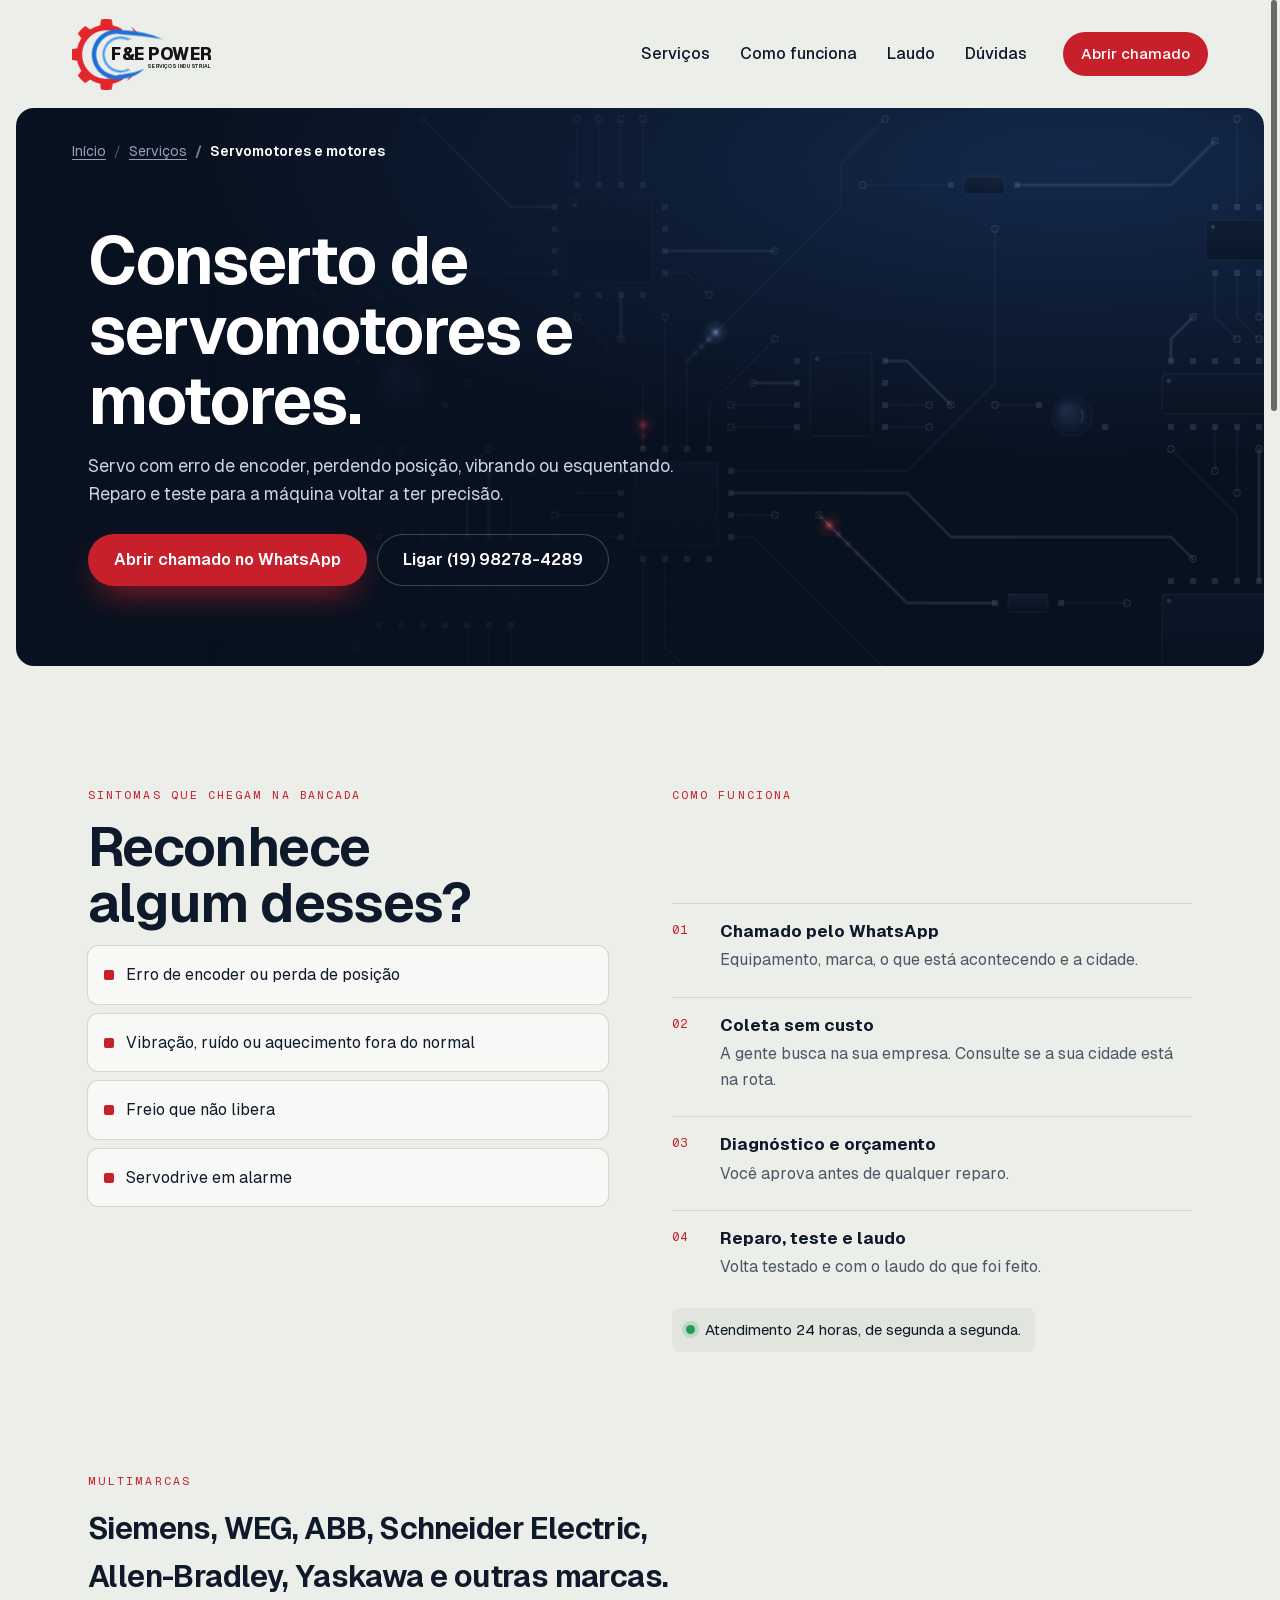
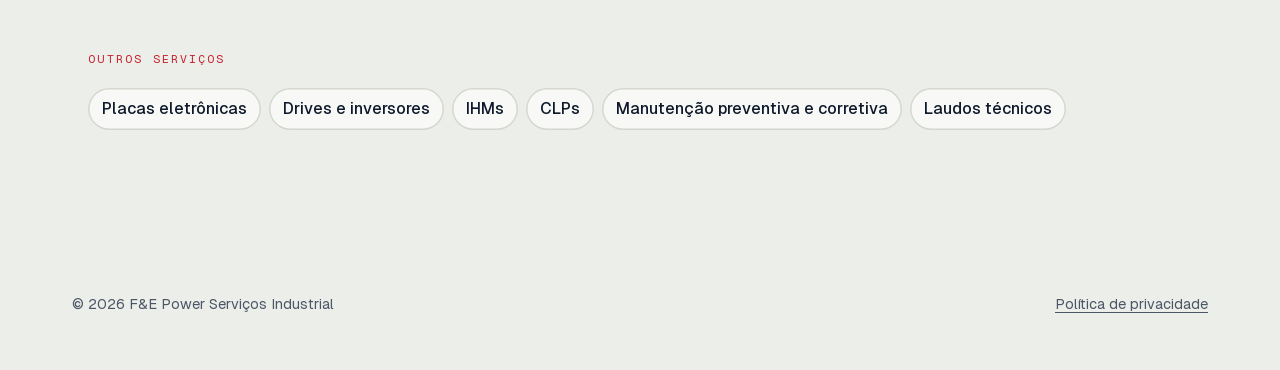
<file: servicos/servomotores-e-motores/index.html>
<!doctype html>
<html lang="pt-BR">
<head>
  <meta charset="utf-8">
  <meta http-equiv="Content-Security-Policy" content="default-src 'self'; img-src 'self' data:; style-src 'self' 'unsafe-inline'; font-src 'self'; script-src 'self' https://www.googletagmanager.com; connect-src 'self' https://*.google-analytics.com https://*.analytics.google.com https://www.googletagmanager.com; base-uri 'none'; form-action 'self' https://wa.me">
  <meta name="referrer" content="strict-origin-when-cross-origin">
  <meta name="viewport" content="width=device-width,initial-scale=1,viewport-fit=cover">
  <title>Conserto de servomotores, servodrives e motores · F&amp;E Power</title>
  <meta name="description" content="Conserto de servomotores, servodrives e motores industriais: encoder, vibração, aquecimento. Multimarcas, com laudo técnico e coleta sem custo.">
  <meta property="og:title" content="Conserto de servomotores, servodrives e motores · F&amp;E Power">
  <meta property="og:description" content="Conserto de servomotores, servodrives e motores industriais: encoder, vibração, aquecimento. Multimarcas, com laudo técnico e coleta sem custo.">
  <meta property="og:image" content="https://fepower.arcanestudios.io/og-image.jpg">
  <meta property="og:image:width" content="1200">
  <meta property="og:image:height" content="630">
  <meta property="og:image:alt" content="Placa eletrônica com trilhas acesas e a frase: a gente traz o sinal de volta">
  <meta property="og:url" content="https://fepower.arcanestudios.io/servicos/servomotores-e-motores/">
  <meta property="og:locale" content="pt_BR">
  <meta property="og:type" content="website">
  <meta name="twitter:card" content="summary_large_image">
  <link rel="canonical" href="https://fepower.arcanestudios.io/servicos/servomotores-e-motores/">
  <meta name="ga4-id" content="">
  <meta name="theme-color" content="#ECEEE9">
  <meta name="color-scheme" content="light">
  <link rel="icon" href="/favicon.svg?v=20261023c" type="image/svg+xml">
  <link rel="preload" href="/fonts/Geist-Variable.woff2" as="font" type="font/woff2" crossorigin>
  <link rel="stylesheet" href="/arcane-ui.css?v=20261023c">
  <link rel="stylesheet" href="/arcane-motion.css?v=20261023c">
  <link rel="stylesheet" href="/arcane-conversao.css?v=20261023c">
  <link rel="stylesheet" href="/styles.css?v=20261023c">
  <script src="/carga.js?v=20261023c"></script>
  <script type="application/ld+json">
  {"@context":"https://schema.org","@graph":[{"@type":"BreadcrumbList","itemListElement":[{"@type":"ListItem","position":1,"name":"Início","item":"https://fepower.arcanestudios.io/"},{"@type":"ListItem","position":2,"name":"Serviços","item":"https://fepower.arcanestudios.io/#servicos"},{"@type":"ListItem","position":3,"name":"Servomotores e motores","item":"https://fepower.arcanestudios.io/servicos/servomotores-e-motores/"}]},{"@type":"Service","name":"Conserto de servomotores, servodrives e motores","description":"Conserto de servomotores, servodrives e motores industriais: encoder, vibração, aquecimento. Multimarcas, com laudo técnico e coleta sem custo.","provider":{"@type":"ProfessionalService","name":"F&E Power Serviços Industrial","telephone":"+55 19 98278-4289","url":"https://fepower.arcanestudios.io/"}}]}
  </script>
</head>
<body class="tem-cta-fixo">
  <!-- Tela de carregamento. Logo da F&E redesenhada em vetor a partir do material deles. Se chegar o arquivo oficial, trocar
       mantendo as classes engrenagem / ponta / arco / nome (a animação usa essas classes). -->
  <div class="carga" aria-hidden="true">
    <svg class="carga__onda" viewBox="0 0 1200 200" preserveAspectRatio="none"><path class="onda-base" d="M0 100 H880 L900 100 L915 40 L935 170 L955 20 L975 150 L995 100 H1200"/><path class="onda-pulso" pathLength="100" d="M0 100 H880 L900 100 L915 40 L935 170 L955 20 L975 150 L995 100 H1200"/></svg>
    <div class="carga__centro">
      <svg class="carga__logo" viewBox="10 14 850 430"><path class="engrenagem" fill="#E3262B" d="M314.5 379.6 L313.2 380.4 L311.9 381.3 L310.6 382.1 L309.3 383.0 L308.0 383.8 L306.7 384.6 L305.3 385.4 L304.0 386.2 L302.7 386.9 L301.3 387.7 L299.9 388.4 L298.6 389.2 L297.2 389.9 L295.8 390.6 L294.4 391.3 L293.0 392.0 L291.6 392.7 L290.2 393.3 L288.8 394.0 L287.4 394.6 L286.0 395.2 L284.6 395.8 L283.1 396.5 L281.7 397.0 L280.2 397.6 L278.8 398.2 L277.3 398.7 L275.9 399.3 L274.4 399.8 L273.0 400.3 L271.5 400.8 L270.0 401.3 L268.5 401.8 L267.0 402.2 L265.6 402.7 L264.1 403.1 L262.6 403.5 L261.1 403.9 L259.6 404.3 L258.1 404.7 L256.6 405.1 L255.0 405.4 L253.5 405.8 L252.0 406.1 L251.5 411.2 L250.8 416.3 L250.1 421.3 L249.3 426.4 L248.4 431.5 L247.4 436.6 L246.3 441.7 L244.5 441.9 L242.7 442.2 L240.8 442.4 L239.0 442.6 L237.2 442.8 L235.3 443.0 L233.5 443.2 L231.6 443.3 L229.8 443.5 L227.9 443.6 L226.1 443.7 L224.2 443.8 L222.4 443.9 L220.5 443.9 L218.7 444.0 L216.9 444.0 L215.0 444.0 L213.1 444.0 L211.3 444.0 L209.5 443.9 L207.6 443.9 L205.8 443.8 L203.9 443.7 L202.1 443.6 L200.2 443.5 L198.4 443.3 L196.5 443.2 L194.7 443.0 L192.8 442.8 L191.0 442.6 L189.2 442.4 L187.3 442.2 L185.5 441.9 L183.7 441.7 L182.6 436.6 L181.6 431.5 L180.7 426.4 L179.9 421.3 L179.2 416.3 L178.5 411.2 L178.0 406.1 L176.5 405.8 L175.0 405.4 L173.4 405.1 L171.9 404.7 L170.4 404.3 L168.9 403.9 L167.4 403.5 L165.9 403.1 L164.4 402.7 L163.0 402.2 L161.5 401.8 L160.0 401.3 L158.5 400.8 L157.0 400.3 L155.6 399.8 L154.1 399.3 L152.7 398.7 L151.2 398.2 L149.8 397.6 L148.3 397.0 L146.9 396.5 L145.4 395.8 L144.0 395.2 L142.6 394.6 L141.2 394.0 L139.8 393.3 L138.4 392.7 L137.0 392.0 L135.6 391.3 L134.2 390.6 L132.8 389.9 L131.4 389.2 L130.1 388.4 L128.7 387.7 L127.3 386.9 L126.0 386.2 L124.7 385.4 L123.3 384.6 L122.0 383.8 L120.7 383.0 L119.4 382.1 L118.1 381.3 L114.1 384.5 L110.0 387.6 L105.9 390.7 L101.8 393.7 L97.5 396.7 L93.2 399.6 L88.9 402.4 L87.4 401.3 L85.9 400.2 L84.5 399.1 L83.0 397.9 L81.6 396.8 L80.2 395.6 L78.7 394.4 L77.3 393.2 L75.9 392.0 L74.5 390.8 L73.1 389.5 L71.8 388.3 L70.4 387.0 L69.1 385.8 L67.7 384.5 L66.4 383.2 L65.1 381.9 L63.8 380.6 L62.5 379.3 L61.2 377.9 L60.0 376.6 L58.7 375.2 L57.5 373.9 L56.2 372.5 L55.0 371.1 L53.8 369.7 L52.6 368.3 L51.4 366.8 L50.2 365.4 L49.1 364.0 L47.9 362.5 L46.8 361.1 L45.7 359.6 L44.6 358.1 L47.4 353.8 L50.3 349.5 L53.3 345.2 L56.3 341.1 L59.4 337.0 L62.5 332.9 L65.7 328.9 L64.9 327.6 L64.0 326.3 L63.2 325.0 L62.4 323.7 L61.6 322.3 L60.8 321.0 L60.1 319.7 L59.3 318.3 L58.6 316.9 L57.8 315.6 L57.1 314.2 L56.4 312.8 L55.7 311.4 L55.0 310.0 L54.3 308.6 L53.7 307.2 L53.0 305.8 L52.4 304.4 L51.8 303.0 L51.2 301.6 L50.5 300.1 L50.0 298.7 L49.4 297.2 L48.8 295.8 L48.3 294.3 L47.7 292.9 L47.2 291.4 L46.7 290.0 L46.2 288.5 L45.7 287.0 L45.2 285.5 L44.8 284.0 L44.3 282.6 L43.9 281.1 L43.5 279.6 L43.1 278.1 L42.7 276.6 L42.3 275.1 L41.9 273.6 L41.6 272.0 L41.2 270.5 L40.9 269.0 L35.8 268.5 L30.7 267.8 L25.7 267.1 L20.6 266.3 L15.5 265.4 L10.4 264.4 L5.3 263.3 L5.1 261.5 L4.8 259.7 L4.6 257.8 L4.4 256.0 L4.2 254.2 L4.0 252.3 L3.8 250.5 L3.7 248.6 L3.5 246.8 L3.4 244.9 L3.3 243.1 L3.2 241.2 L3.1 239.4 L3.1 237.5 L3.0 235.7 L3.0 233.9 L3.0 232.0 L3.0 230.1 L3.0 228.3 L3.1 226.5 L3.1 224.6 L3.2 222.8 L3.3 220.9 L3.4 219.1 L3.5 217.2 L3.7 215.4 L3.8 213.5 L4.0 211.7 L4.2 209.8 L4.4 208.0 L4.6 206.2 L4.8 204.3 L5.1 202.5 L5.3 200.7 L10.4 199.6 L15.5 198.6 L20.6 197.7 L25.7 196.9 L30.7 196.2 L35.8 195.5 L40.9 195.0 L41.2 193.5 L41.6 192.0 L41.9 190.4 L42.3 188.9 L42.7 187.4 L43.1 185.9 L43.5 184.4 L43.9 182.9 L44.3 181.4 L44.8 180.0 L45.2 178.5 L45.7 177.0 L46.2 175.5 L46.7 174.0 L47.2 172.6 L47.7 171.1 L48.3 169.7 L48.8 168.2 L49.4 166.8 L50.0 165.3 L50.5 163.9 L51.2 162.4 L51.8 161.0 L52.4 159.6 L53.0 158.2 L53.7 156.8 L54.3 155.4 L55.0 154.0 L55.7 152.6 L56.4 151.2 L57.1 149.8 L57.8 148.4 L58.6 147.1 L59.3 145.7 L60.1 144.3 L60.8 143.0 L61.6 141.7 L62.4 140.3 L63.2 139.0 L64.0 137.7 L64.9 136.4 L65.7 135.1 L62.5 131.1 L59.4 127.0 L56.3 122.9 L53.3 118.8 L50.3 114.5 L47.4 110.2 L44.6 105.9 L45.7 104.4 L46.8 102.9 L47.9 101.5 L49.1 100.0 L50.2 98.6 L51.4 97.2 L52.6 95.7 L53.8 94.3 L55.0 92.9 L56.2 91.5 L57.5 90.1 L58.7 88.8 L60.0 87.4 L61.2 86.1 L62.5 84.7 L63.8 83.4 L65.1 82.1 L66.4 80.8 L67.7 79.5 L69.1 78.2 L70.4 77.0 L71.8 75.7 L73.1 74.5 L74.5 73.2 L75.9 72.0 L77.3 70.8 L78.7 69.6 L80.2 68.4 L81.6 67.2 L83.0 66.1 L84.5 64.9 L85.9 63.8 L87.4 62.7 L88.9 61.6 L93.2 64.4 L97.5 67.3 L101.8 70.3 L105.9 73.3 L110.0 76.4 L114.1 79.5 L118.1 82.7 L119.4 81.9 L120.7 81.0 L122.0 80.2 L123.3 79.4 L124.7 78.6 L126.0 77.8 L127.3 77.1 L128.7 76.3 L130.1 75.6 L131.4 74.8 L132.8 74.1 L134.2 73.4 L135.6 72.7 L137.0 72.0 L138.4 71.3 L139.8 70.7 L141.2 70.0 L142.6 69.4 L144.0 68.8 L145.4 68.2 L146.9 67.5 L148.3 67.0 L149.8 66.4 L151.2 65.8 L152.7 65.3 L154.1 64.7 L155.6 64.2 L157.0 63.7 L158.5 63.2 L160.0 62.7 L161.5 62.2 L163.0 61.8 L164.4 61.3 L165.9 60.9 L167.4 60.5 L168.9 60.1 L170.4 59.7 L171.9 59.3 L173.4 58.9 L175.0 58.6 L176.5 58.2 L178.0 57.9 L178.5 52.8 L179.2 47.7 L179.9 42.7 L180.7 37.6 L181.6 32.5 L182.6 27.4 L183.7 22.3 L185.5 22.1 L187.3 21.8 L189.2 21.6 L191.0 21.4 L192.8 21.2 L194.7 21.0 L196.5 20.8 L198.4 20.7 L200.2 20.5 L202.1 20.4 L203.9 20.3 L205.8 20.2 L207.6 20.1 L209.5 20.1 L211.3 20.0 L213.1 20.0 L215.0 20.0 L216.9 20.0 L218.7 20.0 L220.5 20.1 L222.4 20.1 L224.2 20.2 L226.1 20.3 L227.9 20.4 L229.8 20.5 L231.6 20.7 L233.5 20.8 L235.3 21.0 L237.2 21.2 L239.0 21.4 L240.8 21.6 L242.7 21.8 L244.5 22.1 L246.3 22.3 L247.4 27.4 L248.4 32.5 L249.3 37.6 L250.1 42.7 L250.8 47.7 L251.5 52.8 L252.0 57.9 L253.5 58.2 L255.0 58.6 L256.6 58.9 L258.1 59.3 L259.6 59.7 L261.1 60.1 L262.6 60.5 L264.1 60.9 L265.6 61.3 L267.0 61.8 L268.5 62.2 L270.0 62.7 L271.5 63.2 L273.0 63.7 L274.4 64.2 L275.9 64.7 L277.3 65.3 L278.8 65.8 L280.2 66.4 L281.7 67.0 L283.1 67.5 L284.6 68.2 L286.0 68.8 L287.4 69.4 L288.8 70.0 L290.2 70.7 L291.6 71.3 L293.0 72.0 L294.4 72.7 L295.8 73.4 L297.2 74.1 L298.6 74.8 L299.9 75.6 L301.3 76.3 L302.7 77.1 L304.0 77.8 L305.3 78.6 L306.7 79.4 L308.0 80.2 L309.3 81.0 L291.8 109.0 A145 145 0 1 0 296.1 352.2 Z"/><path class="ponta" fill="#E3262B" d="M363.5 67.0 Q394.5 86.6 407.3 121.0 Q380.5 98.0 363.5 67.0 Z"/><path class="ponta" fill="#E3262B" d="M372.6 355.1 Q362.1 379.1 338.1 389.6 Q350.8 367.8 372.6 355.1 Z"/><path class="arco arco--1" fill="#1F6FD8" d="M552.0 140.0 Q433.1 88.5 314.3 86.5 A150 150 0 1 0 324.4 374.7 Q383.2 370.7 442.0 318.0 Q379.2 343.9 316.3 349.9 A124 124 0 1 1 308.0 111.7 Q430.0 117.7 552.0 140.0 Z"/><path class="arco arco--2" fill="#4A97EC" d="M368.0 138.0 L347.3 134.9 A108 108 0 1 0 350.7 327.4 L360.0 330.0 L344.6 315.9 A95 95 0 1 1 341.6 146.6 Z"/><g class="nome"><text x="243" y="263" fill="#FFFFFF" font-family="Geist, sans-serif" font-weight="800" font-size="104" letter-spacing="-1" textLength="602" lengthAdjust="spacingAndGlyphs">F&amp;E POWER</text><text class="nome__sub" x="458" y="314" fill="#8FA6C6" font-family="Geist, sans-serif" font-weight="700" font-size="27" letter-spacing="2" textLength="387" lengthAdjust="spacingAndGlyphs">SERVIÇOS INDUSTRIAL</text></g></svg>
      <div class="carga__status"><span>Ligando o sistema</span><b data-carga-pct>0%</b></div>
      <div class="carga__barra"><i></i></div>
    </div>
  </div>
  <!-- /carga -->
  <!-- Gerado por ferramentas/gerar-paginas.js. Editar lá, não aqui. -->
  <div class="progresso-scroll" aria-hidden="true"></div>
  <a class="skip" href="#conteudo">Pular para o conteúdo</a>
  <header class="topo">
    <div class="topo-in">
      <a class="marca" href="/" aria-label="F&amp;E Power Serviços Industrial, início"><svg class="marca__logo" viewBox="10 14 850 430" aria-hidden="true" focusable="false"><path class="engrenagem" fill="#E3262B" d="M314.5 379.6 L313.2 380.4 L311.9 381.3 L310.6 382.1 L309.3 383.0 L308.0 383.8 L306.7 384.6 L305.3 385.4 L304.0 386.2 L302.7 386.9 L301.3 387.7 L299.9 388.4 L298.6 389.2 L297.2 389.9 L295.8 390.6 L294.4 391.3 L293.0 392.0 L291.6 392.7 L290.2 393.3 L288.8 394.0 L287.4 394.6 L286.0 395.2 L284.6 395.8 L283.1 396.5 L281.7 397.0 L280.2 397.6 L278.8 398.2 L277.3 398.7 L275.9 399.3 L274.4 399.8 L273.0 400.3 L271.5 400.8 L270.0 401.3 L268.5 401.8 L267.0 402.2 L265.6 402.7 L264.1 403.1 L262.6 403.5 L261.1 403.9 L259.6 404.3 L258.1 404.7 L256.6 405.1 L255.0 405.4 L253.5 405.8 L252.0 406.1 L251.5 411.2 L250.8 416.3 L250.1 421.3 L249.3 426.4 L248.4 431.5 L247.4 436.6 L246.3 441.7 L244.5 441.9 L242.7 442.2 L240.8 442.4 L239.0 442.6 L237.2 442.8 L235.3 443.0 L233.5 443.2 L231.6 443.3 L229.8 443.5 L227.9 443.6 L226.1 443.7 L224.2 443.8 L222.4 443.9 L220.5 443.9 L218.7 444.0 L216.9 444.0 L215.0 444.0 L213.1 444.0 L211.3 444.0 L209.5 443.9 L207.6 443.9 L205.8 443.8 L203.9 443.7 L202.1 443.6 L200.2 443.5 L198.4 443.3 L196.5 443.2 L194.7 443.0 L192.8 442.8 L191.0 442.6 L189.2 442.4 L187.3 442.2 L185.5 441.9 L183.7 441.7 L182.6 436.6 L181.6 431.5 L180.7 426.4 L179.9 421.3 L179.2 416.3 L178.5 411.2 L178.0 406.1 L176.5 405.8 L175.0 405.4 L173.4 405.1 L171.9 404.7 L170.4 404.3 L168.9 403.9 L167.4 403.5 L165.9 403.1 L164.4 402.7 L163.0 402.2 L161.5 401.8 L160.0 401.3 L158.5 400.8 L157.0 400.3 L155.6 399.8 L154.1 399.3 L152.7 398.7 L151.2 398.2 L149.8 397.6 L148.3 397.0 L146.9 396.5 L145.4 395.8 L144.0 395.2 L142.6 394.6 L141.2 394.0 L139.8 393.3 L138.4 392.7 L137.0 392.0 L135.6 391.3 L134.2 390.6 L132.8 389.9 L131.4 389.2 L130.1 388.4 L128.7 387.7 L127.3 386.9 L126.0 386.2 L124.7 385.4 L123.3 384.6 L122.0 383.8 L120.7 383.0 L119.4 382.1 L118.1 381.3 L114.1 384.5 L110.0 387.6 L105.9 390.7 L101.8 393.7 L97.5 396.7 L93.2 399.6 L88.9 402.4 L87.4 401.3 L85.9 400.2 L84.5 399.1 L83.0 397.9 L81.6 396.8 L80.2 395.6 L78.7 394.4 L77.3 393.2 L75.9 392.0 L74.5 390.8 L73.1 389.5 L71.8 388.3 L70.4 387.0 L69.1 385.8 L67.7 384.5 L66.4 383.2 L65.1 381.9 L63.8 380.6 L62.5 379.3 L61.2 377.9 L60.0 376.6 L58.7 375.2 L57.5 373.9 L56.2 372.5 L55.0 371.1 L53.8 369.7 L52.6 368.3 L51.4 366.8 L50.2 365.4 L49.1 364.0 L47.9 362.5 L46.8 361.1 L45.7 359.6 L44.6 358.1 L47.4 353.8 L50.3 349.5 L53.3 345.2 L56.3 341.1 L59.4 337.0 L62.5 332.9 L65.7 328.9 L64.9 327.6 L64.0 326.3 L63.2 325.0 L62.4 323.7 L61.6 322.3 L60.8 321.0 L60.1 319.7 L59.3 318.3 L58.6 316.9 L57.8 315.6 L57.1 314.2 L56.4 312.8 L55.7 311.4 L55.0 310.0 L54.3 308.6 L53.7 307.2 L53.0 305.8 L52.4 304.4 L51.8 303.0 L51.2 301.6 L50.5 300.1 L50.0 298.7 L49.4 297.2 L48.8 295.8 L48.3 294.3 L47.7 292.9 L47.2 291.4 L46.7 290.0 L46.2 288.5 L45.7 287.0 L45.2 285.5 L44.8 284.0 L44.3 282.6 L43.9 281.1 L43.5 279.6 L43.1 278.1 L42.7 276.6 L42.3 275.1 L41.9 273.6 L41.6 272.0 L41.2 270.5 L40.9 269.0 L35.8 268.5 L30.7 267.8 L25.7 267.1 L20.6 266.3 L15.5 265.4 L10.4 264.4 L5.3 263.3 L5.1 261.5 L4.8 259.7 L4.6 257.8 L4.4 256.0 L4.2 254.2 L4.0 252.3 L3.8 250.5 L3.7 248.6 L3.5 246.8 L3.4 244.9 L3.3 243.1 L3.2 241.2 L3.1 239.4 L3.1 237.5 L3.0 235.7 L3.0 233.9 L3.0 232.0 L3.0 230.1 L3.0 228.3 L3.1 226.5 L3.1 224.6 L3.2 222.8 L3.3 220.9 L3.4 219.1 L3.5 217.2 L3.7 215.4 L3.8 213.5 L4.0 211.7 L4.2 209.8 L4.4 208.0 L4.6 206.2 L4.8 204.3 L5.1 202.5 L5.3 200.7 L10.4 199.6 L15.5 198.6 L20.6 197.7 L25.7 196.9 L30.7 196.2 L35.8 195.5 L40.9 195.0 L41.2 193.5 L41.6 192.0 L41.9 190.4 L42.3 188.9 L42.7 187.4 L43.1 185.9 L43.5 184.4 L43.9 182.9 L44.3 181.4 L44.8 180.0 L45.2 178.5 L45.7 177.0 L46.2 175.5 L46.7 174.0 L47.2 172.6 L47.7 171.1 L48.3 169.7 L48.8 168.2 L49.4 166.8 L50.0 165.3 L50.5 163.9 L51.2 162.4 L51.8 161.0 L52.4 159.6 L53.0 158.2 L53.7 156.8 L54.3 155.4 L55.0 154.0 L55.7 152.6 L56.4 151.2 L57.1 149.8 L57.8 148.4 L58.6 147.1 L59.3 145.7 L60.1 144.3 L60.8 143.0 L61.6 141.7 L62.4 140.3 L63.2 139.0 L64.0 137.7 L64.9 136.4 L65.7 135.1 L62.5 131.1 L59.4 127.0 L56.3 122.9 L53.3 118.8 L50.3 114.5 L47.4 110.2 L44.6 105.9 L45.7 104.4 L46.8 102.9 L47.9 101.5 L49.1 100.0 L50.2 98.6 L51.4 97.2 L52.6 95.7 L53.8 94.3 L55.0 92.9 L56.2 91.5 L57.5 90.1 L58.7 88.8 L60.0 87.4 L61.2 86.1 L62.5 84.7 L63.8 83.4 L65.1 82.1 L66.4 80.8 L67.7 79.5 L69.1 78.2 L70.4 77.0 L71.8 75.7 L73.1 74.5 L74.5 73.2 L75.9 72.0 L77.3 70.8 L78.7 69.6 L80.2 68.4 L81.6 67.2 L83.0 66.1 L84.5 64.9 L85.9 63.8 L87.4 62.7 L88.9 61.6 L93.2 64.4 L97.5 67.3 L101.8 70.3 L105.9 73.3 L110.0 76.4 L114.1 79.5 L118.1 82.7 L119.4 81.9 L120.7 81.0 L122.0 80.2 L123.3 79.4 L124.7 78.6 L126.0 77.8 L127.3 77.1 L128.7 76.3 L130.1 75.6 L131.4 74.8 L132.8 74.1 L134.2 73.4 L135.6 72.7 L137.0 72.0 L138.4 71.3 L139.8 70.7 L141.2 70.0 L142.6 69.4 L144.0 68.8 L145.4 68.2 L146.9 67.5 L148.3 67.0 L149.8 66.4 L151.2 65.8 L152.7 65.3 L154.1 64.7 L155.6 64.2 L157.0 63.7 L158.5 63.2 L160.0 62.7 L161.5 62.2 L163.0 61.8 L164.4 61.3 L165.9 60.9 L167.4 60.5 L168.9 60.1 L170.4 59.7 L171.9 59.3 L173.4 58.9 L175.0 58.6 L176.5 58.2 L178.0 57.9 L178.5 52.8 L179.2 47.7 L179.9 42.7 L180.7 37.6 L181.6 32.5 L182.6 27.4 L183.7 22.3 L185.5 22.1 L187.3 21.8 L189.2 21.6 L191.0 21.4 L192.8 21.2 L194.7 21.0 L196.5 20.8 L198.4 20.7 L200.2 20.5 L202.1 20.4 L203.9 20.3 L205.8 20.2 L207.6 20.1 L209.5 20.1 L211.3 20.0 L213.1 20.0 L215.0 20.0 L216.9 20.0 L218.7 20.0 L220.5 20.1 L222.4 20.1 L224.2 20.2 L226.1 20.3 L227.9 20.4 L229.8 20.5 L231.6 20.7 L233.5 20.8 L235.3 21.0 L237.2 21.2 L239.0 21.4 L240.8 21.6 L242.7 21.8 L244.5 22.1 L246.3 22.3 L247.4 27.4 L248.4 32.5 L249.3 37.6 L250.1 42.7 L250.8 47.7 L251.5 52.8 L252.0 57.9 L253.5 58.2 L255.0 58.6 L256.6 58.9 L258.1 59.3 L259.6 59.7 L261.1 60.1 L262.6 60.5 L264.1 60.9 L265.6 61.3 L267.0 61.8 L268.5 62.2 L270.0 62.7 L271.5 63.2 L273.0 63.7 L274.4 64.2 L275.9 64.7 L277.3 65.3 L278.8 65.8 L280.2 66.4 L281.7 67.0 L283.1 67.5 L284.6 68.2 L286.0 68.8 L287.4 69.4 L288.8 70.0 L290.2 70.7 L291.6 71.3 L293.0 72.0 L294.4 72.7 L295.8 73.4 L297.2 74.1 L298.6 74.8 L299.9 75.6 L301.3 76.3 L302.7 77.1 L304.0 77.8 L305.3 78.6 L306.7 79.4 L308.0 80.2 L309.3 81.0 L291.8 109.0 A145 145 0 1 0 296.1 352.2 Z"/><path class="ponta" fill="#E3262B" d="M363.5 67.0 Q394.5 86.6 407.3 121.0 Q380.5 98.0 363.5 67.0 Z"/><path class="ponta" fill="#E3262B" d="M372.6 355.1 Q362.1 379.1 338.1 389.6 Q350.8 367.8 372.6 355.1 Z"/><path class="arco arco--1" fill="#1F6FD8" d="M552.0 140.0 Q433.1 88.5 314.3 86.5 A150 150 0 1 0 324.4 374.7 Q383.2 370.7 442.0 318.0 Q379.2 343.9 316.3 349.9 A124 124 0 1 1 308.0 111.7 Q430.0 117.7 552.0 140.0 Z"/><path class="arco arco--2" fill="#4A97EC" d="M368.0 138.0 L347.3 134.9 A108 108 0 1 0 350.7 327.4 L360.0 330.0 L344.6 315.9 A95 95 0 1 1 341.6 146.6 Z"/><g class="nome"><text x="243" y="263" fill="#121417" font-family="Geist, sans-serif" font-weight="800" font-size="104" letter-spacing="-1" textLength="602" lengthAdjust="spacingAndGlyphs">F&amp;E POWER</text><text class="nome__sub" x="458" y="314" fill="#2A2D33" font-family="Geist, sans-serif" font-weight="700" font-size="27" letter-spacing="2" textLength="387" lengthAdjust="spacingAndGlyphs">SERVIÇOS INDUSTRIAL</text></g></svg></a>
      <button class="menu-btn" aria-expanded="false" aria-controls="menu">Menu</button>
      <nav id="menu" class="menu" aria-label="Principal">
        <a class="link-anim" href="/#servicos">Serviços</a>
        <a class="link-anim" href="/#processo">Como funciona</a>
        <a class="link-anim" href="/#cases">Laudo</a>
        <a class="link-anim" href="/#duvidas">Dúvidas</a>
        <a class="btn" data-chamado href="https://wa.me/5519982784289?text=Ol%C3%A1!%20Vim%20pelo%20site%20e%20quero%20abrir%20um%20chamado." target="_blank" rel="noopener noreferrer">Abrir chamado</a>
      </nav>
    </div>
  </header>
  <main id="conteudo">
    <section class="pagina-topo">
      <div data-placa="calma"></div>
      <nav class="migalha" aria-label="Você está em"><ol><li><a href="/">Início</a></li><li><a href="/#servicos">Serviços</a></li><li aria-current="page">Servomotores e motores</li></ol></nav>
      <div class="bloco">
        <h1 data-reveal>Conserto de servomotores e motores.</h1>
        <p class="lead" data-reveal style="--i:1">Servo com erro de encoder, perdendo posição, vibrando ou esquentando. Reparo e teste para a máquina voltar a ter precisão.</p>
        <div class="acoes" data-reveal style="--i:2">
          <a class="btn btn-pulso" data-chamado="Servomotor / motor" href="https://wa.me/5519982784289?text=Ol%C3%A1!%20Vim%20pelo%20site%20e%20quero%20abrir%20um%20chamado." target="_blank" rel="noopener noreferrer">Abrir chamado no WhatsApp</a>
          <a class="btn btn-vidro" href="tel:+5519982784289">Ligar (19) 98278-4289</a>
        </div>
      </div>
    </section>
    <section class="bloco duas">
      <div>
        <p class="rotulo">Sintomas que chegam na bancada</p>
        <h2 data-reveal>Reconhece algum desses?</h2>
        <ul class="lista-tec" data-stagger><li>Erro de encoder ou perda de posição</li><li>Vibração, ruído ou aquecimento fora do normal</li><li>Freio que não libera</li><li>Servodrive em alarme</li></ul>
      </div>
      <div>
        <p class="rotulo">Como funciona</p>
        <h2 data-reveal>Da coleta ao laudo.</h2>
        <ol class="passos">
          <li><span>01</span><div><b>Chamado pelo WhatsApp</b><p>Equipamento, marca, o que está acontecendo e a cidade.</p></div></li>
          <li><span>02</span><div><b>Coleta sem custo</b><p>A gente busca na sua empresa. Consulte se a sua cidade está na rota.</p></div></li>
          <li><span>03</span><div><b>Diagnóstico e orçamento</b><p>Você aprova antes de qualquer reparo.</p></div></li>
          <li><span>04</span><div><b>Reparo, teste e laudo</b><p>Volta testado e com o laudo do que foi feito.</p></div></li>
        </ol>
        <p class="promessa">Atendimento 24 horas, de segunda a segunda.</p>
      </div>
    </section>
    <section class="bloco" style="padding-top:0">
      <p class="rotulo">Multimarcas</p>
      <p style="font-size:clamp(1.3rem,4vw,1.9rem);font-weight:650;letter-spacing:-.02em;margin:0;max-width:30ch">Siemens, WEG, ABB, Schneider Electric, Allen-Bradley, Yaskawa e outras marcas.</p>
      <p class="rotulo" style="margin-top:48px">Outros serviços</p>
      <div class="outros"><a href="/servicos/placas-eletronicas/">Placas eletrônicas</a><a href="/servicos/drives-e-inversores/">Drives e inversores</a><a href="/servicos/ihm/">IHMs</a><a href="/servicos/clp/">CLPs</a><a href="/servicos/manutencao-preventiva-e-corretiva/">Manutenção preventiva e corretiva</a><a href="/servicos/laudos-tecnicos/">Laudos técnicos</a></div>
    </section>
  </main>
  <footer class="rodape">
    <p>© <span id="ano">2026</span> F&amp;E Power Serviços Industrial</p>
    <p><a href="/politica-de-privacidade/">Política de privacidade</a></p>
  </footer>
  <div class="cta-fixo">
    <a class="btn" data-chamado="Servomotor / motor" href="https://wa.me/5519982784289?text=Ol%C3%A1!%20Vim%20pelo%20site%20e%20quero%20abrir%20um%20chamado." target="_blank" rel="noopener noreferrer">Abrir chamado</a>
    <a class="btn btn-sec" href="tel:+5519982784289">Ligar</a>
  </div>
  <dialog class="chamado" id="chamado" aria-labelledby="chamado-t">
    <form novalidate>
      <div class="chamado__topo">
        <div><h2 id="chamado-t">Abrir chamado</h2><p>Quatro respostas e a mensagem vai pronta para o WhatsApp.</p></div>
        <button type="button" class="fechar" data-fechar aria-label="Fechar"><svg viewBox="0 0 24 24" fill="none" stroke="currentColor" stroke-width="2" stroke-linecap="round" aria-hidden="true"><path d="M18 6L6 18M6 6l12 12"/></svg></button>
      </div>
      <fieldset>
        <legend>Qual equipamento?</legend>
        <div class="opcoes">
          <label><input type="radio" name="equipamento" value="Placa eletrônica" required><span>Placa eletrônica</span></label>
          <label><input type="radio" name="equipamento" value="Drive / inversor"><span>Drive ou inversor</span></label>
          <label><input type="radio" name="equipamento" value="IHM"><span>IHM</span></label>
          <label><input type="radio" name="equipamento" value="CLP"><span>CLP</span></label>
          <label><input type="radio" name="equipamento" value="Servomotor / motor"><span>Servo ou motor</span></label>
          <label><input type="radio" name="equipamento" value="Outro"><span>Outro</span></label>
        </div>
        <p class="erro-campo" data-erro="equipamento" aria-live="polite"></p>
      </fieldset>
      <fieldset>
        <legend>Marca</legend>
        <div class="opcoes">
          <label><input type="radio" name="marca" value="Siemens"><span>Siemens</span></label>
          <label><input type="radio" name="marca" value="WEG"><span>WEG</span></label>
          <label><input type="radio" name="marca" value="ABB"><span>ABB</span></label>
          <label><input type="radio" name="marca" value="Schneider"><span>Schneider</span></label>
          <label><input type="radio" name="marca" value="Allen-Bradley"><span>Allen-Bradley</span></label>
          <label><input type="radio" name="marca" value="Yaskawa"><span>Yaskawa</span></label>
          <label><input type="radio" name="marca" value="Outra / não sei"><span>Outra ou não sei</span></label>
        </div>
      </fieldset>
      <label class="campo"><span>O que está acontecendo?</span><textarea name="sintoma" rows="3" required placeholder="Ex.: desarma na partida, tela apagada, erro no display"></textarea><p class="erro-campo" data-erro="sintoma" aria-live="polite"></p></label>
      <label class="campo"><span>Cidade da empresa</span><input name="cidade" autocomplete="address-level2" required><p class="erro-campo" data-erro="cidade" aria-live="polite"></p></label>
      <button class="btn btn-pulso" type="submit"><svg viewBox="0 0 24 24" fill="none" stroke="currentColor" stroke-width="2" stroke-linecap="round" stroke-linejoin="round" aria-hidden="true"><path d="M3 21l1.65-3.8a9 9 0 1 1 3.4 2.9l-4.05.9"/><path d="M9 10a.5.5 0 0 0 1 0v-1a.5.5 0 0 0-1 0v1a5 5 0 0 0 5 5h1a.5.5 0 0 0 0-1h-1a.5.5 0 0 0 0 1"/></svg>Enviar pelo WhatsApp</button>
      <p class="chamado__rodape">Nada fica guardado no site: a mensagem vai direto para o WhatsApp da F&amp;E Power. <a href="/politica-de-privacidade/">Privacidade</a></p>
    </form>
  </dialog>
  <script src="/arcane-ui.js?v=20261023c"></script>
  <script src="/placa.js?v=20261023c"></script>
  <script src="/site.js?v=20261023c"></script>
  <script src="/arcane-analytics.js?v=20261023c"></script>
</body>
</html>
</file>
<file: arcane-ui.css>
/* ==========================================================================
   Arcane UI · acabamento dos padrões do navegador
   Regra da casa: nada de "cara de navegador" no site do cliente.
   Usa os tokens do styles.css (--tinta, --papel, --destaque, --destaque-texto, --grafite, --raio)
   ========================================================================== */

:root{
  --ease-out:cubic-bezier(.22,1,.36,1);
  --ease-in-out:cubic-bezier(.65,0,.35,1);
  --ui-borda:color-mix(in srgb,var(--tinta) 22%,transparent);
  --ui-thumb:color-mix(in srgb,var(--tinta) 38%,transparent);
}

/* ---- Barra de rolagem (a lateral) ---- */
html{scroll-padding-top:88px}
/* barra de rolagem própria (mouse): fica POR CIMA da página e usa mix-blend-mode, então acompanha a cor de cada seção (clara ou escura) */
@media (pointer:fine){
  html{scrollbar-width:none}
  html::-webkit-scrollbar{display:none}
  .barra-rolagem{position:fixed;top:0;right:0;width:16px;height:100vh;z-index:70;pointer-events:none;mix-blend-mode:difference;opacity:0;transition:opacity .35s}
  .barra-rolagem.is-on{opacity:1}
  .barra-rolagem i{position:absolute;right:3px;width:6px;min-height:40px;border-radius:99px;background:#fff;opacity:.6;pointer-events:auto;cursor:grab;transition:width .15s,opacity .15s}
  .barra-rolagem.is-on i:hover,.barra-rolagem i.is-arrastando{width:10px;opacity:.85}
  .barra-rolagem i.is-arrastando{cursor:grabbing}
}
@media (pointer:coarse){.barra-rolagem{display:none}}

/* ---- Seleção, toque e cursor de texto ---- */
::selection{background:var(--destaque);color:var(--destaque-texto)}
html{-webkit-tap-highlight-color:transparent;-webkit-text-size-adjust:100%;text-size-adjust:100%}
a,button,summary,label,[role=button]{touch-action:manipulation}   /* sem atraso de toque duplo */
input,textarea,select{caret-color:var(--destaque)}

/* ---- Campos de formulário ---- */
input,textarea,select,button{font:inherit;color:inherit}
input:not([type=checkbox]):not([type=radio]):not([type=range]):not([type=file]),textarea,select{
  -webkit-appearance:none;appearance:none;width:100%;
  background:var(--papel);border:1.5px solid var(--ui-borda);border-radius:var(--raio);
  padding:12px 14px;min-height:44px;transition:border-color .18s,box-shadow .18s
}
input:hover,textarea:hover,select:hover{border-color:color-mix(in srgb,var(--tinta) 45%,transparent)}
input:focus-visible,textarea:focus-visible,select:focus-visible{
  outline:none;border-color:var(--destaque);box-shadow:0 0 0 4px color-mix(in srgb,var(--destaque) 18%,transparent)
}
::placeholder{color:var(--grafite);opacity:.75}
textarea{resize:vertical;min-height:110px}

/* autopreenchimento do Chrome (aquele fundo amarelo/azul) */
input:-webkit-autofill,textarea:-webkit-autofill,select:-webkit-autofill{
  -webkit-box-shadow:0 0 0 1000px var(--papel) inset;-webkit-text-fill-color:var(--tinta);
  caret-color:var(--tinta);transition:background-color 9999s ease-out
}
/* botão "x" de limpar e setinhas de número */
input[type=search]::-webkit-search-cancel-button,input[type=search]::-webkit-search-decoration{-webkit-appearance:none;display:none}
input[type=number]{-moz-appearance:textfield}
input[type=number]::-webkit-inner-spin-button,input[type=number]::-webkit-outer-spin-button{-webkit-appearance:none;margin:0}
/* select com seta própria */
select{
  padding-right:42px;cursor:pointer;
  background-image:url("data:image/svg+xml,%3Csvg xmlns='http://www.w3.org/2000/svg' width='14' height='9' viewBox='0 0 14 9'%3E%3Cpath d='M1 1l6 6 6-6' fill='none' stroke='%23666' stroke-width='2' stroke-linecap='round' stroke-linejoin='round'/%3E%3C/svg%3E");
  background-repeat:no-repeat;background-position:right 14px center
}
/* marcar / escolher: usa a cor de destaque do site */
input[type=checkbox],input[type=radio],input[type=range],progress{accent-color:var(--destaque)}
input[type=checkbox],input[type=radio]{width:20px;height:20px;cursor:pointer}
/* campo de arquivo */
input[type=file]{font-size:.95rem}
input[type=file]::file-selector-button{
  font:inherit;font-weight:600;margin-right:12px;padding:10px 16px;border:0;border-radius:var(--raio);
  background:var(--destaque);color:var(--destaque-texto);cursor:pointer
}
/* data/hora no tema do site */
input[type=date],input[type=time],input[type=datetime-local]{color-scheme:light}
input[type=date]::-webkit-calendar-picker-indicator{cursor:pointer;opacity:.6}

/* ---- details / summary (FAQ) sem a setinha padrão ---- */
summary{list-style:none;cursor:pointer}
summary::-webkit-details-marker{display:none}

/* ---- Foco visível (teclado) bonito e consistente ---- */
:focus-visible{outline:3px solid var(--destaque);outline-offset:3px;border-radius:4px}
:focus:not(:focus-visible){outline:none}

/* ---- Imagens e links ---- */
img{-webkit-user-drag:none}
a{-webkit-touch-callout:none}

/* ---- Pop-up de confirmação (substitui alert/confirm/prompt do navegador) ---- */
.ui-lock{overflow:hidden;scrollbar-gutter:stable}
dialog.ui-dialog{
  border:0;padding:0;border-radius:calc(var(--raio) + 8px);background:var(--papel);color:var(--tinta);
  width:min(92vw,440px);box-shadow:0 30px 80px rgba(0,0,0,.28);overscroll-behavior:contain
}
dialog.ui-dialog::backdrop{background:rgba(10,10,10,.5);backdrop-filter:blur(4px)}
.ui-dialog__in{padding:28px 26px 22px;display:grid;gap:10px}
.ui-dialog h2{margin:0;font-size:1.3rem;line-height:1.25}
.ui-dialog p{margin:0;color:var(--grafite)}
.ui-dialog__acoes{display:flex;gap:10px;justify-content:flex-end;flex-wrap:wrap;margin-top:12px}
.ui-dialog--perigo .btn:not(.btn-sec){background:#B00020;border-color:#B00020;color:#fff}

/* ---- Aviso rápido (toast) ---- */
.ui-toasts{position:fixed;left:50%;bottom:20px;transform:translateX(-50%);display:grid;gap:8px;z-index:100;width:min(92vw,420px);pointer-events:none}
.ui-toast{pointer-events:auto;background:var(--tinta);color:var(--papel);padding:13px 18px;border-radius:var(--raio);font-weight:500;box-shadow:0 12px 36px rgba(0,0,0,.25)}
.ui-toast--ok{border-left:4px solid #2e9e5b}
.ui-toast--erro{border-left:4px solid #e5484d}
</file>
<file: arcane-motion.css>
/* ==========================================================================
   Arcane Motion · animações que dão cara de site caro, sem quebrar nada
   Princípios (skill codemakers-design):
   - o conteúdo é VISÍVEL por padrão; só escondemos quando o JS confirma que vai animar (html.motion)
   - movimento reduzido (prefers-reduced-motion) = tudo aparece direto, sem deslocamento
   - animar só transform e opacity; nada de sequestrar a rolagem
   ========================================================================== */

:root{--dur:.8s}

/* ---- Barra de progresso de leitura ---- */
.progresso-scroll{position:fixed;inset:0 0 auto 0;height:3px;z-index:60;background:var(--destaque);transform-origin:0 50%;transform:scaleX(var(--scroll,0));pointer-events:none}

/* ---- Cabeçalho que some ao descer e volta ao subir ---- */
.topo{transition:transform .38s var(--ease-out),box-shadow .2s}
.topo--oculto{transform:translateY(-105%)}
.topo--sombra{box-shadow:0 1px 0 color-mix(in srgb,var(--tinta) 10%,transparent)}

/* ---- Entrada ao rolar: [data-reveal] (e variações) ---- */
html.motion [data-reveal]{
  opacity:0;transform:translate3d(0,28px,0);
  transition:opacity var(--dur) var(--ease-out),transform var(--dur) var(--ease-out);
  transition-delay:calc(var(--i,0) * 80ms)
}
html.motion [data-reveal=esq]{transform:translate3d(-36px,0,0)}
html.motion [data-reveal=dir]{transform:translate3d(36px,0,0)}
html.motion [data-reveal=zoom]{transform:scale(.94)}
html.motion [data-reveal].is-in{opacity:1;transform:none}

/* ---- Título palavra por palavra: [data-split] ---- */
.palavra{display:inline-block;overflow:hidden;vertical-align:top;padding-bottom:.14em;margin-bottom:-.14em}
.palavra>span{display:inline-block}
html.motion [data-split] .palavra>span{
  transform:translate3d(0,110%,0);
  transition:transform .9s var(--ease-out);transition-delay:calc(var(--i,0) * 70ms + 120ms)
}
html.motion [data-split].is-in .palavra>span{transform:none}

/* ---- Cards: sobem e inclinam levemente com o mouse ---- */
@media (hover:hover) and (pointer:fine){
  .grade li,.card-anim{transition:transform .35s var(--ease-out),box-shadow .35s var(--ease-out)}
  .grade li:hover,.card-anim:hover{transform:translateY(-6px);box-shadow:0 18px 40px color-mix(in srgb,var(--tinta) 14%,transparent)}
  [data-tilt]{transform:perspective(900px) rotateX(var(--ry,0deg)) rotateY(var(--rx,0deg));transition:transform .2s ease-out}
}

/* ---- Botão: brilho que atravessa + pressão ---- */
.btn{position:relative;overflow:hidden;transition:transform .15s var(--ease-out),opacity .2s,box-shadow .25s}
.btn::after{content:"";position:absolute;inset:0;background:linear-gradient(105deg,transparent 35%,rgba(255,255,255,.35) 50%,transparent 65%);transform:translateX(-120%)}
@media (hover:hover) and (pointer:fine){
  .btn:hover::after{transform:translateX(120%);transition:transform .7s var(--ease-out)}
  .btn:hover{box-shadow:0 10px 26px color-mix(in srgb,var(--destaque) 30%,transparent)}
}
.btn:active{transform:scale(.97)}
[data-magnetic]{transition:transform .25s var(--ease-out)}

/* ---- Link com sublinhado que desenha ---- */
.link-anim{background:linear-gradient(currentColor,currentColor) 0 100%/0 2px no-repeat;transition:background-size .35s var(--ease-out);text-decoration:none}
.link-anim:hover,.link-anim:focus-visible{background-size:100% 2px}

/* ---- Faixa que rola sozinha (marquee) ---- */
.marquee{overflow:hidden;border-block:1px solid color-mix(in srgb,var(--tinta) 12%,transparent);padding:18px 0;-webkit-mask-image:linear-gradient(90deg,transparent,#000 8%,#000 92%,transparent);mask-image:linear-gradient(90deg,transparent,#000 8%,#000 92%,transparent)}
.marquee__trilho{display:flex;width:max-content;gap:48px;animation:marquee 32s linear infinite}
.marquee:hover .marquee__trilho{animation-play-state:paused}
.marquee__trilho span{font-size:1.05rem;font-weight:600;letter-spacing:.04em;white-space:nowrap}
@keyframes marquee{to{transform:translateX(calc(-50% - 24px))}}

/* ---- Formas flutuantes no fundo (decoração, nunca conteúdo) ---- */
.hero{position:relative;overflow:clip}
.hero>*{position:relative;z-index:1}
.hero-forma{position:absolute;z-index:0;border-radius:50%;filter:blur(60px);background:var(--destaque);opacity:.09;pointer-events:none;will-change:transform}
.hero-forma--a{width:380px;height:380px;right:-80px;top:-60px;animation:flutuar 14s ease-in-out infinite}
.hero-forma--b{width:260px;height:260px;left:-60px;bottom:-40px;animation:flutuar 18s ease-in-out infinite reverse}
@keyframes flutuar{50%{transform:translate3d(30px,24px,0) scale(1.08)}}

/* ---- Faísca da Arcane (assinatura): gira devagar e pulsa ---- */
.faisca{display:inline-block;width:1em;height:1em;vertical-align:-.1em;animation:faisca 5s ease-in-out infinite}
@keyframes faisca{0%,100%{transform:rotate(0) scale(1)}50%{transform:rotate(90deg) scale(1.18)}}

/* ---- FAQ: conteúdo entra suave ao abrir ---- */
details[open]>.conteudo,details[open]>p{animation:abrir .35s var(--ease-out)}
@keyframes abrir{from{opacity:0;transform:translateY(-6px)}}
details>summary{display:flex;justify-content:space-between;gap:16px;align-items:center}
details>summary::after{content:"+";font-size:1.4rem;line-height:1;transition:transform .3s var(--ease-out)}
details[open]>summary::after{transform:rotate(45deg)}

/* ---- Pop-up e toast: entrada e saída ---- */
dialog.ui-dialog[open]{animation:dlg-in .3s var(--ease-out)}
dialog.ui-dialog[open]::backdrop{animation:fade .3s ease-out}
dialog.ui-dialog.is-closing{animation:dlg-out .17s ease-in forwards}
dialog.ui-dialog.is-closing::backdrop{animation:fade-out .17s ease-in forwards}
@keyframes dlg-in{from{opacity:0;transform:translateY(14px) scale(.96)}}
@keyframes dlg-out{to{opacity:0;transform:translateY(8px) scale(.98)}}
@keyframes fade{from{opacity:0}}
@keyframes fade-out{to{opacity:0}}
.ui-toast{animation:toast-in .35s var(--ease-out)}
.ui-toast.is-out{animation:toast-out .22s ease-in forwards}
@keyframes toast-in{from{opacity:0;transform:translateY(16px)}}
@keyframes toast-out{to{opacity:0;transform:translateY(8px)}}

/* ---- Movimento reduzido: tudo aparece direto e para de se mexer ---- */
@media (prefers-reduced-motion:reduce){
  html{scroll-behavior:auto}
  .marquee__trilho,.hero-forma,.faisca{animation:none}
  .marquee{overflow-x:auto}
  .progresso-scroll{display:none}
  .topo,.btn,.grade li,.card-anim,details>summary::after{transition:none}
  dialog.ui-dialog[open],dialog.ui-dialog[open]::backdrop,.ui-toast{animation:none}
}
</file>
<file: arcane-conversao.css>
/* Arcane · componentes de conversão e SEO dos 20 itens (playbooks/checklist-20-itens.md).
   Mobile primeiro; o PC entra por min-width. Usa os tokens do site (--tinta, --papel, --nevoa, --grafite, --destaque, --raio) com valor de reserva. */

/* 2 + 9. CTA fixo no celular: aparece só em tela pequena; funciona sem JavaScript */
.cta-fixo{position:fixed;z-index:60;left:12px;right:12px;bottom:calc(10px + env(safe-area-inset-bottom));display:flex;gap:8px;padding:8px;border-radius:calc(var(--raio,12px) + 6px);background:color-mix(in srgb,var(--papel,#fff) 92%,transparent);-webkit-backdrop-filter:blur(10px);backdrop-filter:blur(10px);box-shadow:0 14px 40px -12px rgba(0,0,0,.35),0 0 0 1px color-mix(in srgb,var(--tinta,#0a0a0a) 10%,transparent)}
.cta-fixo .btn{flex:1;min-height:48px;text-align:center}
.cta-fixo .btn--rota{flex:0 0 auto}
@media (max-width:759px){body.tem-cta-fixo{padding-bottom:calc(76px + env(safe-area-inset-bottom))}}
@media (min-width:760px){.cta-fixo{display:none}}

/* 5. Breadcrumbs */
.migalha{max-width:var(--max,1080px);margin:0 auto;padding:16px 20px 0;font-size:.875rem;color:var(--grafite,#5a5a5a)}
.migalha ol{list-style:none;margin:0;padding:0;display:flex;flex-wrap:wrap;gap:4px 8px}
.migalha li+li::before{content:"/";margin-right:8px;opacity:.5}
.migalha a{color:inherit;text-decoration:underline;text-underline-offset:3px;padding:8px 0;display:inline-block}
.migalha [aria-current]{color:var(--tinta,#0a0a0a);font-weight:600}

/* 8. Promessa de tempo de resposta */
.promessa{display:inline-flex;align-items:center;gap:10px;margin:14px 0 0;padding:10px 14px;border-radius:var(--raio,12px);background:var(--nevoa,#f2f2f2);font-size:.95rem}
.promessa::before{content:"";flex:none;width:9px;height:9px;border-radius:50%;background:#1f9d55;box-shadow:0 0 0 4px rgba(31,157,85,.18)}

/* 6. Cases · 15. Avaliações · 20. Equipe: grades de cartões */
.cartoes{display:grid;gap:16px;grid-template-columns:1fr;list-style:none;margin:24px 0 0;padding:0}
@media (min-width:760px){.cartoes{grid-template-columns:repeat(3,1fr)}}
.cartao{border-radius:var(--raio,12px);background:var(--nevoa,#f2f2f2);padding:20px;overflow:hidden}
.cartao h3{margin:0 0 6px;font-size:1.1rem}
.cartao p{margin:0;color:var(--grafite,#5a5a5a)}
.cartao img{display:block;width:100%;height:auto;aspect-ratio:4/3;object-fit:cover;border-radius:calc(var(--raio,12px) - 4px);margin:0 0 14px}
.cartao--pessoa img{aspect-ratio:1/1}
.cartao .resultado{display:block;margin-top:12px;font-weight:600;color:var(--tinta,#0a0a0a)}
.avaliacao{margin:0}
.avaliacao blockquote{margin:0 0 12px;font-size:1.02rem}
.avaliacao figcaption{font-size:.9rem;color:var(--grafite,#5a5a5a)}
.estrelas{letter-spacing:2px;color:#d99a00;font-size:1rem}
.nota-rodape{margin-top:18px;font-size:.9rem;color:var(--grafite,#5a5a5a)}

/* 14. Mapa e rota */
.mapa{display:grid;gap:16px;margin-top:24px}
.mapa__quadro{border-radius:var(--raio,12px);overflow:hidden;background:var(--nevoa,#f2f2f2);aspect-ratio:4/3}
.mapa__quadro iframe{display:block;width:100%;height:100%;border:0}
.mapa__acoes{display:flex;flex-wrap:wrap;gap:10px}
.mapa address{font-style:normal}
@media (min-width:760px){.mapa{grid-template-columns:1fr 1.4fr;align-items:center}.mapa__quadro{aspect-ratio:16/10}}

/* 19. Aviso de cookies (usado por arcane-analytics.js; só aparece se houver GA4) */
.aviso-cookies{position:fixed;z-index:80;left:12px;right:12px;bottom:calc(88px + env(safe-area-inset-bottom));max-width:460px;padding:16px;border-radius:calc(var(--raio,12px) + 4px);background:var(--tinta,#0a0a0a);color:var(--papel,#fff);box-shadow:0 20px 50px -14px rgba(0,0,0,.5);font-size:.92rem;line-height:1.5}
.aviso-cookies p{margin:0 0 12px}
.aviso-cookies a{color:inherit;text-decoration:underline;text-underline-offset:3px}
.aviso-cookies__acoes{display:flex;gap:8px;flex-wrap:wrap}
.aviso-cookies button{min-height:44px;padding:0 18px;border-radius:var(--raio,12px);border:1px solid color-mix(in srgb,var(--papel,#fff) 50%,transparent);background:transparent;color:inherit;font:inherit;font-weight:600;cursor:pointer}
.aviso-cookies button[data-sim]{background:var(--papel,#fff);color:var(--tinta,#0a0a0a);border-color:var(--papel,#fff)}
.aviso-cookies button:focus-visible{outline:3px solid #7aa7ff;outline-offset:2px}
@media (min-width:760px){.aviso-cookies{left:20px;right:auto;bottom:20px}}
@media (prefers-reduced-motion:no-preference){.aviso-cookies{animation:aviso-entra .35s ease-out both}@keyframes aviso-entra{from{opacity:0;transform:translateY(12px)}}}

/* 4 + 18. Páginas de texto (obrigado, política): coluna de leitura */
.pagina-texto{max-width:720px;margin:0 auto;padding:32px 20px 72px}
.pagina-texto h1{margin:8px 0 12px}
.pagina-texto h2{margin:32px 0 8px;font-size:1.25rem}
.pagina-texto p,.pagina-texto li{color:var(--grafite,#5a5a5a)}
.pagina-texto .acoes{display:flex;flex-wrap:wrap;gap:10px;margin-top:24px}
</file>
<file: styles.css>
/* F&E Power · conceito "Sinal restabelecido"
   Mobile primeiro: a base é o celular (390 px); o PC entra pelos @media (min-width) do fim de cada bloco.
   Acabamento do navegador em arcane-ui.css · movimento base em arcane-motion.css */

@font-face{font-family:"Geist";src:url("fonts/Geist-Variable.woff2") format("woff2");font-weight:100 900;font-display:swap}
@font-face{font-family:"Geist Mono";src:url("fonts/GeistMono-Variable.woff2") format("woff2");font-weight:100 900;font-display:swap}

:root{
  --bancada:#ECEEE9;          /* fundo: bancada clara de laboratório */
  --papel:#F8F9F6;            /* cartões */
  --nevoa:#E2E5DE;
  --tinta:#0E1A2B;            /* azul-noite da marca */
  --grafite:#4C5766;
  --noite:#08111F;            /* telas e painéis escuros */
  --noite-2:#0F1D33;
  --linha:#D3D7CF;
  --destaque:#C8202B;         /* vermelho da engrenagem da marca */
  --destaque-vivo:#FF3D47;    /* o mesmo vermelho, aceso, só sobre fundo escuro */
  --destaque-texto:#FFFFFF;
  --ok:#2BD47D;               /* LED de "consertado" (estado, não decoração) */
  --raio:8px; --max:1200px;
  --fonte:"Geist",system-ui,-apple-system,"Segoe UI",Roboto,sans-serif;
  --mono:"Geist Mono",ui-monospace,SFMono-Regular,Menlo,monospace;
  --ease-out:cubic-bezier(.22,1,.36,1);
}
*{box-sizing:border-box}
html{scroll-behavior:smooth}
body{margin:0;font-family:var(--fonte);color:var(--tinta);background:var(--bancada);line-height:1.6;-webkit-font-smoothing:antialiased;text-rendering:optimizeLegibility}
img,svg,canvas{max-width:100%;display:block}
a{color:inherit}
.skip{position:absolute;left:-999px}
.skip:focus{left:12px;top:12px;background:var(--papel);padding:8px 12px;z-index:90}
.mono{font-family:var(--mono);letter-spacing:.06em}
.sr{position:absolute;width:1px;height:1px;overflow:hidden;clip:rect(0 0 0 0);white-space:nowrap}

/* ---------- Botões ---------- */
.btn{display:inline-flex;align-items:center;justify-content:center;gap:10px;min-height:52px;padding:0 26px;border-radius:999px;background:var(--destaque);color:var(--destaque-texto);text-decoration:none;font-weight:600;font-size:1.02rem;border:0;cursor:pointer;white-space:nowrap}
.btn svg{width:18px;height:18px;flex:none}
.btn-sec{background:transparent;color:var(--tinta);box-shadow:inset 0 0 0 1.5px var(--tinta)}
.btn-claro{background:#fff;color:var(--tinta)}
.btn-vidro{background:rgba(8,17,31,.55);color:#fff;box-shadow:inset 0 0 0 1px rgba(255,255,255,.22)}
.btn-pulso{box-shadow:0 0 0 0 rgba(255,61,71,.55),0 14px 34px -12px rgba(200,32,43,.9)}
@media (prefers-reduced-motion:no-preference){
  .btn-pulso{animation:pulso 2.6s var(--ease-out) infinite}
  @keyframes pulso{0%{box-shadow:0 0 0 0 rgba(255,61,71,.5),0 14px 34px -12px rgba(200,32,43,.9)}70%,100%{box-shadow:0 0 0 14px rgba(255,61,71,0),0 14px 34px -12px rgba(200,32,43,.9)}}
}

/* ---------- Topo ---------- */
.topo{position:sticky;top:0;z-index:50;background:color-mix(in srgb,var(--bancada) 82%,transparent);-webkit-backdrop-filter:saturate(1.3) blur(12px);backdrop-filter:saturate(1.3) blur(12px)}
.topo-in{display:flex;align-items:center;justify-content:space-between;gap:16px;padding:12px 16px;max-width:var(--max);margin:0 auto;position:relative;min-height:64px}
.marca{display:inline-flex;align-items:center;text-decoration:none;padding:4px 0}
.marca__logo{height:56px;width:auto;display:block}
@media (min-width:900px){.marca__logo{height:72px}}
.menu-btn{display:inline-flex;align-items:center;gap:8px;min-height:44px;padding:0 18px;border:0;border-radius:999px;background:var(--tinta);color:#fff;font-weight:600;cursor:pointer}
.menu{display:none;position:absolute;top:100%;left:8px;right:8px;flex-direction:column;align-items:stretch;gap:4px;padding:10px;border-radius:14px;background:var(--papel);box-shadow:0 24px 60px -20px rgba(8,17,31,.45),0 0 0 1px var(--linha)}
.menu.aberto{display:flex}
.menu a{text-decoration:none;padding:12px 12px;border-radius:6px;font-weight:500}
.menu a:not(.btn):hover{background:var(--nevoa)}
.menu .btn{margin-top:6px}
@media (min-width:900px){
  .topo-in{padding:14px 32px}
  .menu-btn{display:none}
  .menu{display:flex;position:static;flex-direction:row;align-items:center;gap:30px;padding:0;background:none;box-shadow:none}
  .menu a{padding:6px 0}
  .menu a:not(.btn):hover{background:none}
  .menu .btn{margin:0 0 0 6px;min-height:44px;padding:0 18px;font-size:.95rem}
}

/* ---------- Hero: a tela do equipamento ---------- */
.hero{position:relative;margin:0 8px;border-radius:18px;overflow:clip;background:radial-gradient(120% 90% at 85% 10%,#13284A 0%,var(--noite) 58%);color:#fff;isolation:isolate;min-height:calc(100svh - 72px)}
.hero__placa{position:absolute;inset:0;z-index:-2;width:100%;height:100%}
.hero__placa canvas{width:100%;height:100%}
.hero::before{content:"";position:absolute;inset:0;z-index:-1;pointer-events:none;
  background:radial-gradient(120% 80% at 70% 20%,rgba(8,17,31,0) 0%,rgba(8,17,31,.5) 75%),linear-gradient(180deg,rgba(8,17,31,.6) 0%,rgba(8,17,31,.3) 30%,rgba(8,17,31,.45) 55%,rgba(8,17,31,.95) 100%)}
.hero::after{content:"";position:absolute;inset:0;z-index:-1;pointer-events:none;opacity:.07;
  background-image:url("data:image/svg+xml,%3Csvg xmlns='http://www.w3.org/2000/svg' width='160' height='160'%3E%3Cfilter id='g'%3E%3CfeTurbulence type='fractalNoise' baseFrequency='.9' numOctaves='2' stitchTiles='stitch'/%3E%3C/filter%3E%3Crect width='100%25' height='100%25' filter='url(%23g)'/%3E%3C/svg%3E")}
.hero-in{position:relative;display:flex;flex-direction:column;justify-content:flex-end;gap:22px;min-height:inherit;padding:18px 18px 22px;max-width:var(--max);margin:0 auto}
.hero h1{font-size:clamp(2.35rem,9.6vw,4.6rem);line-height:1.02;letter-spacing:-.035em;font-weight:650;margin:0;max-width:16ch;text-wrap:balance}
.hero h1 em{font-style:normal;color:var(--destaque-vivo);text-shadow:0 0 28px rgba(255,61,71,.45)}
.hero .lead{margin:0;font-size:1.08rem;line-height:1.55;color:#C9D3E3;max-width:44ch}
.hero .acoes{display:flex;flex-direction:column;gap:10px}
.hero .acoes .btn{width:100%}

/* osciloscópio: prova visual de "sinal de volta" */
.scope{position:relative;border-radius:14px;overflow:hidden;background:rgba(5,12,24,.88);box-shadow:inset 0 0 0 1px rgba(143,166,198,.22),0 30px 60px -24px rgba(0,0,0,.8)}
.scope{order:-1;margin-bottom:auto}
.scope canvas{width:100%;height:112px}
.scope__leitura{position:absolute;inset:auto 12px 10px 12px;display:flex;justify-content:space-between;gap:8px;font-family:var(--mono);font-size:.66rem;letter-spacing:.14em;color:#8FA6C6;text-transform:uppercase;pointer-events:none}
.scope__topo{position:absolute;inset:10px 12px auto 12px;display:flex;justify-content:space-between;font-family:var(--mono);font-size:.66rem;letter-spacing:.14em;color:#8FA6C6;pointer-events:none}
.scope__status{color:#fff;display:inline-flex;align-items:center;gap:8px}
.scope__status i{width:7px;height:7px;border-radius:50%;background:var(--destaque-vivo);box-shadow:0 0 10px var(--destaque-vivo);transition:background .4s,box-shadow .4s}
.scope.estavel .scope__status i{background:var(--ok);box-shadow:0 0 10px var(--ok)}

@media (min-width:760px){
  .hero{margin:0 12px}
  .hero-in{padding:32px 32px 32px}
  .hero .acoes{flex-direction:row}
  .hero .acoes .btn{width:auto}
}
@media (min-width:1080px){
  .hero{margin:0 16px;min-height:calc(100svh - 88px);max-height:980px}
  .hero::before{background:linear-gradient(90deg,rgba(8,17,31,.96) 0%,rgba(8,17,31,.8) 38%,rgba(8,17,31,.25) 70%,rgba(8,17,31,.35) 100%),linear-gradient(0deg,rgba(8,17,31,.7),transparent 35%),radial-gradient(60% 60% at 80% 35%,rgba(29,58,110,.25),transparent 70%)}
  .hero-in{display:grid;grid-template-columns:1.3fr .7fr;align-items:end;gap:48px;padding:140px 48px 48px}
  .hero__texto{display:grid;gap:26px}
  .hero .lead{font-size:1.2rem}
  .scope{order:0;margin-bottom:0}
  .scope canvas{height:190px}
}

/* ---------- Faixa de marcas (único marquee da página) ---------- */
.marcas{display:grid;gap:10px;padding:26px 0 8px}
.marcas__rotulo{font-family:var(--mono);font-size:.72rem;letter-spacing:.18em;text-transform:uppercase;color:var(--grafite);padding:0 16px;max-width:var(--max);margin:0 auto;width:100%}
.marcas .marquee{border:0;padding:6px 0}
.marcas .marquee__trilho{gap:40px;animation-duration:38s}
.marcas .marquee__trilho span{font-size:clamp(1.5rem,5vw,2.4rem);font-weight:700;letter-spacing:-.02em;color:var(--tinta)}
.marcas .marquee__trilho span.sep{color:var(--destaque);font-weight:400}
@media (min-width:760px){.marcas__rotulo{padding:0 32px}}

/* ---------- Seções ---------- */
.bloco{max-width:var(--max);margin:0 auto;padding:64px 16px}
.bloco h2{font-size:clamp(1.9rem,7vw,3.4rem);line-height:1.04;letter-spacing:-.03em;font-weight:650;margin:0 0 14px;max-width:18ch;text-wrap:balance}
.bloco .intro{color:var(--grafite);font-size:1.06rem;max-width:56ch;margin:0 0 34px}
.rotulo{font-family:var(--mono);font-size:.72rem;letter-spacing:.18em;text-transform:uppercase;color:var(--destaque);margin:0 0 14px}
@media (min-width:760px){.bloco{padding:96px 32px}}
@media (min-width:1080px){.bloco{padding:120px 48px}}

/* ---------- Serviços: componentes num barramento ---------- */
.barramento{list-style:none;margin:0;padding:0 0 0 26px;position:relative;display:grid;gap:12px;counter-reset:u}
.barramento::before{content:"";position:absolute;left:8px;top:6px;bottom:6px;width:2px;background:var(--linha);border-radius:2px}
.barramento::after{content:"";position:absolute;left:8px;top:6px;bottom:6px;width:2px;border-radius:2px;background:linear-gradient(180deg,var(--destaque),#ff6b72);transform-origin:top;transform:scaleY(var(--corrente,1));box-shadow:0 0 12px rgba(200,32,43,.5)}
.comp{position:relative}
.comp::before{content:"";position:absolute;left:-26px;top:50%;width:20px;height:2px;background:var(--linha);transition:background .4s}
.comp::after{content:"";position:absolute;left:-23px;top:calc(50% - 5px);width:12px;height:12px;border-radius:3px;background:var(--bancada);box-shadow:inset 0 0 0 2px var(--linha);transition:box-shadow .4s,background .4s}
.comp.aceso::before{background:var(--destaque)}
.comp.aceso::after{background:var(--destaque);box-shadow:inset 0 0 0 2px var(--destaque),0 0 12px rgba(200,32,43,.6)}
.comp a{display:grid;grid-template-columns:auto 1fr auto;align-items:center;gap:14px;padding:16px;border-radius:10px;background:var(--papel);text-decoration:none;box-shadow:0 0 0 1px var(--linha);position:relative;overflow:hidden;transition:box-shadow .3s,transform .3s var(--ease-out)}
.comp a::before{content:"";position:absolute;inset:0;background:linear-gradient(100deg,transparent 30%,rgba(200,32,43,.08) 50%,transparent 70%);transform:translateX(-100%);pointer-events:none}
.comp.aceso a::before{animation:varredura 1.1s var(--ease-out)}
@keyframes varredura{to{transform:translateX(100%)}}
.comp__cod{font-family:var(--mono);font-size:.72rem;letter-spacing:.12em;color:var(--destaque);width:2.4em}
.comp__nome{font-weight:600;font-size:1.1rem;line-height:1.25}
.comp__nome small{display:block;font-weight:400;font-size:.88rem;color:var(--grafite);margin-top:2px}
.comp__seta{width:20px;height:20px;color:var(--grafite);transition:transform .3s var(--ease-out),color .3s}
.comp a:hover{box-shadow:0 0 0 1.5px var(--tinta),0 18px 40px -22px rgba(8,17,31,.5)}
.comp a:hover .comp__seta{transform:translateX(4px);color:var(--destaque)}
html.motion .barramento:not(.ligado)::after{transform:scaleY(0)}
html.motion .barramento.ligado::after{transition:transform 1.6s var(--ease-out)}
@media (min-width:900px){
  .barramento{grid-template-columns:repeat(2,1fr);gap:14px 18px}
  .comp a{padding:22px 20px;min-height:112px}
  .comp__nome{font-size:1.25rem}
}
@media (min-width:1080px){
  .servicos{display:grid;grid-template-columns:.8fr 1.2fr;gap:56px;align-items:start}
  .servicos__texto{position:sticky;top:120px}
}

/* ---------- Processo: a ordem de serviço ---------- */
.processo{position:relative}
.os{border-radius:16px;background:var(--noite);color:#fff;overflow:hidden;box-shadow:0 40px 80px -40px rgba(8,17,31,.7)}
.os__topo{display:flex;justify-content:space-between;gap:12px;padding:16px 18px;border-bottom:1px solid #1E2D44;font-family:var(--mono);font-size:.7rem;letter-spacing:.16em;color:#8FA6C6;text-transform:uppercase}
.os__topo b{color:var(--destaque-vivo);font-weight:600}
.os__corpo{padding:18px 18px 8px}
.os__eq{font-family:var(--mono);font-size:.68rem;letter-spacing:.16em;color:#8FA6C6;text-transform:uppercase;margin:0}
.os__titulo{font-size:1.35rem;font-weight:650;letter-spacing:-.02em;margin:4px 0 2px}
.os__sint{color:#93A1B5;font-size:.95rem;margin:0}
.etapas{list-style:none;margin:0;padding:10px 18px 18px;counter-reset:e}
.etapa{display:grid;grid-template-columns:14px 2.2em 1fr;align-items:start;gap:12px;padding:14px 0;border-bottom:1px solid #1E2D44;color:#93A1B5;transition:color .5s}
.etapa:last-child{border-bottom:0}
.etapa__led{width:12px;height:12px;margin-top:5px;border-radius:3px;box-shadow:inset 0 0 0 1.5px #3A4B66;transition:background .4s,box-shadow .4s}
.etapa__n{font-family:var(--mono);font-size:.75rem;letter-spacing:.1em;margin-top:3px}
.etapa h3{margin:0;font-size:1.06rem;font-weight:600;color:inherit}
.etapa p{margin:4px 0 0;font-size:.93rem;color:#7F8EA4;max-width:46ch}
.etapa.feita{color:#fff}
.etapa.feita .etapa__led{background:#fff;box-shadow:none}
.etapa.agora{color:#fff}
.etapa.agora .etapa__led{background:var(--destaque-vivo);box-shadow:0 0 12px var(--destaque-vivo)}
.os__barra{height:4px;background:#1E2D44}
.os__barra i{display:block;height:100%;background:linear-gradient(90deg,var(--destaque),var(--destaque-vivo));transform-origin:left;transform:scaleX(var(--prog,1));transition:transform .6s var(--ease-out)}
.os__nota{font-family:var(--mono);font-size:.68rem;letter-spacing:.08em;color:#6E7D93;padding:12px 18px 16px;margin:0}
html:not(.motion) .etapa{color:#fff}
@media (min-width:1080px){
  .processo{display:grid;grid-template-columns:1fr 1fr;gap:64px;align-items:start}
  .processo .os{position:sticky;top:110px}
  .processo__texto{padding-top:12px}
}
.passos{list-style:none;margin:28px 0 0;padding:0;display:grid;gap:10px}
.passos li{display:grid;grid-template-columns:2.4em 1fr;gap:10px;padding:14px 0;border-top:1px solid var(--linha)}
.passos li span{font-family:var(--mono);font-size:.78rem;color:var(--destaque);letter-spacing:.1em;padding-top:3px}
.passos b{display:block;font-size:1.06rem}
.passos p{margin:2px 0 0;color:var(--grafite)}

/* ---------- Painel vermelho: máquina parada ---------- */
.parada{margin:0 8px;border-radius:18px;background:var(--destaque);color:#fff;position:relative;overflow:hidden;isolation:isolate}
.parada::before{content:"";position:absolute;inset:0;z-index:-1;opacity:.18;
  background-image:linear-gradient(rgba(255,255,255,.5) 1px,transparent 1px),linear-gradient(90deg,rgba(255,255,255,.5) 1px,transparent 1px);background-size:32px 32px;
  -webkit-mask-image:radial-gradient(80% 90% at 80% 50%,#000 10%,transparent 70%);mask-image:radial-gradient(80% 90% at 80% 50%,#000 10%,transparent 70%)}
.parada .bloco{padding-top:56px;padding-bottom:56px}
.parada h2{color:#fff;max-width:16ch}
.parada__grade{display:grid;gap:12px;margin:28px 0}
.parada__item{padding:18px;border-radius:12px;background:rgba(0,0,0,.14);box-shadow:inset 0 0 0 1px rgba(255,255,255,.18)}
.parada__item .mono{font-size:.7rem;text-transform:uppercase;letter-spacing:.18em;opacity:.8;margin:0 0 6px}
.parada__item strong{display:block;font-size:clamp(1.5rem,5vw,2.1rem);line-height:1.1;letter-spacing:-.02em}
.parada__item span{display:block;opacity:.85;margin-top:4px}
.parada .btn-claro{color:var(--destaque)}
@media (min-width:760px){.parada{margin:0 12px}.parada__grade{grid-template-columns:repeat(3,1fr)}}
@media (min-width:1080px){.parada{margin:0 16px}.parada .bloco{padding-top:88px;padding-bottom:88px}}

/* ---------- Laudo (o que o cliente recebe) ---------- */
.laudo-grade{display:grid;gap:28px}
.laudo{background:#fff;border-radius:6px;padding:22px 20px;box-shadow:0 1px 0 var(--linha),0 30px 60px -36px rgba(8,17,31,.5);position:relative;transform:rotate(-1.2deg)}
.laudo::after{content:"EXEMPLO";position:absolute;top:18px;right:-6px;font-family:var(--mono);font-size:.68rem;letter-spacing:.2em;background:var(--tinta);color:#fff;padding:5px 10px;border-radius:3px}
.laudo h3{font-family:var(--mono);font-size:.78rem;letter-spacing:.2em;text-transform:uppercase;margin:0 0 16px;color:var(--grafite)}
.laudo dl{margin:0;display:grid;gap:0}
.laudo dl div{display:grid;grid-template-columns:1fr;gap:2px;padding:10px 0;border-top:1px dashed var(--linha)}
.laudo dt{font-family:var(--mono);font-size:.68rem;letter-spacing:.14em;text-transform:uppercase;color:var(--grafite)}
.laudo dd{margin:0;font-weight:500}
.laudo__carimbo{display:inline-flex;align-items:center;gap:8px;margin-top:16px;padding:8px 12px;border:2px solid var(--destaque);color:var(--destaque);border-radius:4px;font-family:var(--mono);font-weight:600;font-size:.78rem;letter-spacing:.16em;transform:rotate(-4deg)}
@media (min-width:760px){.laudo dl div{grid-template-columns:12em 1fr;align-items:baseline}}
@media (min-width:1080px){.laudo-grade{grid-template-columns:1fr 1fr;gap:64px;align-items:center}.laudo{padding:32px 32px}}

/* ---------- Gente e avaliações ---------- */
.gente{display:grid;gap:14px}
.cartao-g{border-radius:14px;background:var(--papel);box-shadow:0 0 0 1px var(--linha);padding:22px}
.cartao-g h3{margin:0 0 6px;font-size:1.2rem}
.cartao-g p{margin:0;color:var(--grafite)}
.cartao-g .btn{margin-top:18px}
.cartao-g--escuro{background:var(--tinta);color:#fff;box-shadow:none}
.cartao-g--escuro p{color:#B8C3D3}
@media (min-width:900px){.gente{grid-template-columns:1.2fr 1fr}}

/* ---------- FAQ ---------- */
.faq details{border-top:1px solid var(--linha)}
.faq details:last-child{border-bottom:1px solid var(--linha)}
.faq summary{display:flex;justify-content:space-between;align-items:center;gap:18px;padding:20px 0;font-weight:600;font-size:1.08rem}
.faq summary::after{content:"";flex:none;width:12px;height:12px;border-right:2px solid var(--destaque);border-bottom:2px solid var(--destaque);transform:rotate(45deg) translate(-3px,-3px);transition:transform .3s var(--ease-out)}
.faq details[open] summary::after{transform:rotate(225deg) translate(-3px,-3px)}
.faq details p{margin:0 0 20px;color:var(--grafite);max-width:64ch}
@media (min-width:1080px){.faq{display:grid;grid-template-columns:.8fr 1.2fr;gap:56px}}

/* ---------- Contato ---------- */
.contato{border-radius:18px;margin:0 8px 8px;background:var(--noite);color:#fff;overflow:hidden;position:relative;isolation:isolate}
.contato .bloco h2{color:#fff}
.contato .intro{color:#B8C3D3}
.contato__acoes{display:grid;gap:10px;margin-top:8px}
.contato__dados{display:grid;gap:4px;margin-top:28px;color:#B8C3D3}
.contato__dados a{color:#fff;font-weight:600;text-decoration-color:rgba(255,255,255,.35);text-underline-offset:4px}
.contato .promessa{background:rgba(255,255,255,.08);color:#fff}
.contato [data-placa]{position:absolute;inset:0;z-index:-1;opacity:.55;-webkit-mask-image:linear-gradient(90deg,transparent 10%,#000 70%);mask-image:linear-gradient(90deg,transparent 10%,#000 70%)}
.contato [data-placa] canvas{width:100%;height:100%}
@media (min-width:760px){.contato{margin:0 12px 12px}.contato__acoes{display:flex;flex-wrap:wrap}}
@media (min-width:1080px){.contato{margin:0 16px 16px}}

/* ---------- Rodapé ---------- */
.rodape{max-width:var(--max);margin:0 auto;padding:28px 16px 36px;color:var(--grafite);font-size:.9rem;display:grid;gap:8px}
.rodape a{text-underline-offset:3px}
@media (min-width:760px){.rodape{padding:28px 32px 40px;grid-template-columns:1fr auto;align-items:center}}

/* ---------- Janela "Abrir chamado" ---------- */
dialog.chamado{border:0;padding:0;margin:auto auto 0;width:100%;max-width:100%;max-height:92svh;border-radius:20px 20px 0 0;background:var(--papel);color:var(--tinta);overscroll-behavior:contain;box-shadow:0 -20px 60px rgba(8,17,31,.35)}
dialog.chamado::backdrop{background:rgba(8,17,31,.6);-webkit-backdrop-filter:blur(4px);backdrop-filter:blur(4px)}
.chamado form{display:grid;gap:18px;padding:22px 18px calc(18px + env(safe-area-inset-bottom));max-width:none}
.chamado__topo{display:flex;justify-content:space-between;align-items:flex-start;gap:12px}
.chamado h2{margin:0;font-size:1.45rem;letter-spacing:-.02em;line-height:1.15}
.chamado__topo p{margin:4px 0 0;color:var(--grafite);font-size:.95rem}
.fechar{flex:none;width:44px;height:44px;border-radius:50%;border:0;background:var(--nevoa);cursor:pointer;display:grid;place-items:center}
.fechar svg{width:18px;height:18px}
fieldset{border:0;margin:0;padding:0;display:grid;gap:8px}
legend,.campo>span{font-weight:600;font-size:.95rem;padding:0;margin-bottom:8px}
.opcoes{display:flex;flex-wrap:wrap;gap:8px}
.opcoes label{position:relative;cursor:pointer}
.opcoes input{position:absolute;opacity:0;inset:0;width:100%;height:100%;margin:0;cursor:pointer}
.opcoes span{display:inline-flex;align-items:center;min-height:42px;padding:0 14px;border-radius:99px;background:#fff;box-shadow:inset 0 0 0 1.5px var(--linha);font-weight:500;font-size:.95rem;transition:background .2s,box-shadow .2s,color .2s}
.opcoes input:hover+span{box-shadow:inset 0 0 0 1.5px var(--grafite)}
.opcoes input:checked+span{background:var(--tinta);color:#fff;box-shadow:none}
.opcoes input:focus-visible+span{outline:3px solid var(--destaque);outline-offset:2px}
.campo{display:grid;gap:0;font-weight:400}
.campo input,.campo textarea{background:#fff}
.erro-campo{color:#B00020;font-size:.88rem;margin:6px 0 0;min-height:0}
.chamado .btn{width:100%}
.chamado__rodape{font-size:.85rem;color:var(--grafite);margin:0}
@media (min-width:760px){
  dialog.chamado{margin:auto;width:min(92vw,620px);border-radius:20px;max-height:90svh}
  .chamado form{padding:30px 30px 26px}
}
@media (prefers-reduced-motion:no-preference){
  dialog.chamado[open]{animation:sobe .38s var(--ease-out)}
  @keyframes sobe{from{transform:translateY(40px);opacity:0}}
  @media (min-width:760px){@keyframes sobe{from{transform:translateY(16px) scale(.98);opacity:0}}}
}

/* ---------- Páginas internas (serviços) ---------- */
.pagina-topo{margin:0 8px;border-radius:18px;background:radial-gradient(120% 90% at 85% 10%,#13284A 0%,var(--noite) 60%);color:#fff;position:relative;overflow:hidden;isolation:isolate}
.pagina-topo [data-placa]{position:absolute;inset:0;z-index:-1;opacity:.6;-webkit-mask-image:linear-gradient(90deg,transparent 15%,#000 75%);mask-image:linear-gradient(90deg,transparent 15%,#000 75%)}
.pagina-topo [data-placa] canvas{width:100%;height:100%}
.pagina-topo .bloco{padding-top:40px;padding-bottom:48px}
.pagina-topo .migalha{padding:20px 16px 0;color:#93A1B5}
.pagina-topo .migalha [aria-current]{color:#fff}
.pagina-topo h1{font-size:clamp(2.1rem,8vw,4.2rem);line-height:1.04;letter-spacing:-.035em;font-weight:650;margin:0 0 16px;max-width:16ch}
.pagina-topo .lead{color:#C9D3E3;font-size:1.1rem;max-width:52ch;margin:0 0 26px}
.lista-tec{list-style:none;margin:0;padding:0;display:grid;gap:10px}
.lista-tec li{display:grid;grid-template-columns:auto 1fr;gap:12px;padding:16px;border-radius:10px;background:var(--papel);box-shadow:0 0 0 1px var(--linha)}
.lista-tec li::before{content:"";width:10px;height:10px;margin-top:8px;border-radius:2px;background:var(--destaque)}
.duas{display:grid;gap:48px}
@media (min-width:760px){.pagina-topo{margin:0 12px}.pagina-topo .migalha{padding:24px 32px 0}}
@media (min-width:1080px){.pagina-topo{margin:0 16px}.duas{grid-template-columns:1fr 1fr;gap:64px}.pagina-topo .bloco{padding-top:56px;padding-bottom:80px}}
.outros{display:flex;flex-wrap:wrap;gap:8px;margin-top:20px}
.outros a{display:inline-flex;align-items:center;min-height:42px;padding:0 14px;border-radius:99px;box-shadow:inset 0 0 0 1.5px var(--linha);text-decoration:none;font-weight:500;background:var(--papel)}
.outros a:hover{box-shadow:inset 0 0 0 1.5px var(--tinta)}

/* ---------- Páginas de texto (obrigado, política, 404) ---------- */
.pagina-texto{max-width:760px;margin:0 auto;padding:32px 16px 72px}
.pagina-texto h1{font-size:clamp(2rem,7vw,3.2rem);line-height:1.06;letter-spacing:-.03em;margin:8px 0 14px}
.pagina-texto .acoes{display:flex;flex-wrap:wrap;gap:10px;margin-top:24px}
.pagina-topo .acoes{display:flex;flex-direction:column;gap:10px}
@media (min-width:760px){.pagina-topo .acoes{flex-direction:row;flex-wrap:wrap}}
.pagina-texto .sobretitulo{font-family:var(--mono);font-size:.72rem;letter-spacing:.18em;text-transform:uppercase;color:var(--destaque);margin:0}
.pagina-texto .lead{font-size:1.12rem;color:var(--grafite)}
.pagina-texto h2{font-size:1.25rem;margin:32px 0 8px}
.pagina-texto p,.pagina-texto li{color:var(--grafite)}
.pagina-texto .migalha{padding:0 0 20px}
/* Reserva sem JavaScript (e primeiro quadro antes do canvas): imagem estática da placa e onda parada */
.hero__placa{background:url("img/placa-cel.webp") center top/cover no-repeat}
.hero__placa.viva{background:none}
@media (min-width:760px){.hero__placa{background-image:url("img/placa-pc.webp");background-position:right center}}
.scope__reserva{display:block;width:100%;height:112px}
html.js .scope__reserva{display:none}
html:not(.js) .scope canvas{display:none}
@media (min-width:1080px){.scope__reserva{height:190px}}
.migalha li{display:inline-flex;align-items:center}
.migalha [aria-current]{padding:8px 0}

/* ---------- Tela de carregamento: "ligando o sistema" ----------
   Só existe com html.carregando (posto pelo carga.js). Trava de segurança: some sozinha aos 5 s mesmo sem JS. */
.carga{display:none}
html.carregando{overflow:hidden}
html.carregando .carga{display:grid;place-items:center;position:fixed;inset:0;z-index:200;background:radial-gradient(90% 70% at 50% 45%,#12264A 0%,var(--noite) 62%);color:#fff;
  animation:carga-trava 0s 5.4s forwards;clip-path:circle(150% at 50% 50%)}
@keyframes carga-trava{to{visibility:hidden;opacity:0}}
html.carregando .carga::before{content:"";position:absolute;inset:0;opacity:.5;pointer-events:none;
  background-image:linear-gradient(rgba(91,122,166,.12) 1px,transparent 1px),linear-gradient(90deg,rgba(91,122,166,.12) 1px,transparent 1px);background-size:40px 40px;
  -webkit-mask-image:radial-gradient(60% 55% at 50% 50%,#000,transparent);mask-image:radial-gradient(60% 55% at 50% 50%,#000,transparent)}
.carga__centro{position:relative;z-index:1;isolation:isolate;display:grid;justify-items:center;gap:22px;width:min(86vw,440px)}
.carga__logo{width:100%;height:auto;overflow:visible}
.carga__logo .engrenagem{transform-box:fill-box;transform-origin:64% 50%;opacity:0}
.carga__logo .ponta{opacity:0}
.carga__logo .arco--1{transform-box:fill-box;transform-origin:35% 50%;opacity:0}
.carga__logo .arco--2{transform-box:fill-box;transform-origin:61% 50%;opacity:0}
.carga__logo .nome{clip-path:inset(0 100% 0 0)}
.carga__status{display:flex;justify-content:space-between;width:100%;font-family:var(--mono);font-size:.72rem;letter-spacing:.18em;text-transform:uppercase;color:#8FA6C6}
.carga__status b{color:#fff;font-weight:600;font-variant-numeric:tabular-nums}
.carga__barra{width:100%;height:3px;border-radius:3px;background:#1E2D44;overflow:hidden}
.carga__barra i{display:block;height:100%;background:linear-gradient(90deg,var(--destaque),var(--destaque-vivo));box-shadow:0 0 14px var(--destaque-vivo);transform-origin:left;transform:scaleX(var(--carga,0))}
.carga__onda{position:absolute;left:0;top:50%;width:100%;height:160px;transform:translateY(-50%);opacity:.9;pointer-events:none}
.carga__onda path{fill:none;vector-effect:non-scaling-stroke;stroke-linejoin:round}
.onda-base{stroke:rgba(91,122,166,.22);stroke-width:1.5}
.onda-pulso{stroke:var(--destaque-vivo);stroke-width:2.5;stroke-dasharray:14 86;stroke-dashoffset:100;filter:drop-shadow(0 0 6px rgba(255,61,71,.9))}
/* a onda fica atrás do logo: o centro escurece para o texto ler bem */
.carga__centro::before{content:"";position:absolute;inset:-40px -30px;z-index:-1;background:radial-gradient(closest-side,rgba(8,17,31,.92),rgba(8,17,31,0));pointer-events:none}

html.carregando .engrenagem{animation:eng-parte 1.15s cubic-bezier(.2,.9,.25,1.15) .1s forwards}
html.carregando .ponta{animation:aparece .4s ease-out 1s forwards}
html.carregando .arco--1{animation:arco-1 .9s cubic-bezier(.2,.9,.25,1) .45s forwards,arco-brilho 1.2s ease-in-out 1.5s infinite alternate}
html.carregando .arco--2{animation:arco-2 .8s cubic-bezier(.2,.9,.25,1) .7s forwards,arco-brilho 1.2s ease-in-out 1.7s infinite alternate}
html.carregando .nome{animation:nome-entra .7s var(--ease-out) 1s forwards}
html.carregando .onda-pulso{animation:onda-corre 1.25s cubic-bezier(.45,0,.2,1) .2s infinite}
@keyframes eng-parte{from{opacity:0;transform:rotate(-220deg) scale(.55)}40%{opacity:1}to{opacity:1;transform:none}}
@keyframes aparece{to{opacity:1}}
@keyframes arco-1{from{opacity:0;transform:rotate(-150deg) scale(.8)}to{opacity:1;transform:none}}
@keyframes arco-2{from{opacity:0;transform:rotate(150deg) scale(.8)}to{opacity:1;transform:none}}
@keyframes arco-brilho{to{filter:brightness(1.35) drop-shadow(0 0 10px rgba(74,151,236,.7))}}
@keyframes nome-entra{to{clip-path:inset(0 0 0 0)}}
@keyframes onda-corre{to{stroke-dashoffset:-14}}

/* 100%: a linha toda acende e a engrenagem brilha */
html.carga-pronto .onda-base{stroke:var(--destaque-vivo);stroke-width:2;filter:drop-shadow(0 0 8px rgba(255,61,71,.9));transition:stroke .15s,filter .15s}
html.carga-pronto .engrenagem{filter:drop-shadow(0 0 16px rgba(255,61,71,.9))}
html.carga-pronto .carga__status span{color:#fff}
html.carga-pronto .carga::before{opacity:.9;transition:opacity .2s}

/* saída: a tela fecha num círculo em cima da engrenagem e um anel vermelho abre o site */
html.carga-saindo .carga{transition:clip-path .78s cubic-bezier(.7,0,.2,1);clip-path:circle(0% at 50% 50%)}
html.carga-saindo .carga__centro{transition:transform .5s cubic-bezier(.6,0,.3,1),opacity .4s;transform:scale(1.12);opacity:0}
html.carga-saindo .carga::after{content:"";position:fixed;left:50%;top:50%;width:40px;height:40px;margin:-20px;border-radius:50%;box-shadow:0 0 0 3px var(--destaque-vivo),0 0 40px 8px rgba(255,61,71,.55);animation:anel .8s cubic-bezier(.2,.7,.2,1) forwards}
@keyframes anel{to{transform:scale(60);opacity:0}}

/* o topo entra depois que a tela sai */
html.motion .hero-in{transition:opacity .9s var(--ease-out) .1s,transform .9s var(--ease-out) .1s}
html.carregando .hero-in{opacity:0;transform:translateY(24px)}
@media (max-width:759px){.carga__onda{top:28%;height:120px}}

/* botões em pílula também nos componentes do kit */
.cta-fixo{border-radius:999px}
.ui-dialog .btn,.aviso-cookies button{border-radius:999px}
.menu a.btn{border-radius:999px}

/* ---------- Respiro no celular (pedido do Gabriel, 23/10: "tudo muito apertado") ----------
   Base = celular. No PC (min-width) volta o que só faz sentido com espaço. */
@media (max-width:759px){
  /* topo: só título, frase e um botão. Osciloscópio e "ligar" saem (o "Ligar" fica na barra fixa) */
  .hero .scope{display:none}
  .hero .acoes .btn-vidro{display:none}
  .hero-in{gap:0;padding:28px 20px 28px}
  .hero h1{font-size:2.25rem;line-height:1.06;margin-bottom:18px}
  .hero .lead{font-size:1.02rem;margin-bottom:28px}
  .hero{min-height:calc(100svh - 160px)}

  .bloco{padding:84px 20px}
  .bloco h2{margin-bottom:18px}
  .bloco .intro{margin-bottom:36px}
  .rotulo{margin-bottom:16px}
  .marcas{padding-top:40px}
  .marcas__rotulo{padding:0 20px}

  /* serviços: cartões com mais ar */
  .barramento{gap:14px}
  .comp a{padding:18px 16px;gap:14px}
  .comp__nome small{margin-top:4px;line-height:1.4}

  /* processo: a OS ilustrada repete os passos; no celular ficam só os passos */
  .processo .os{display:none}
  .passos{margin-top:32px;gap:0}
  .passos li{padding:20px 0}

  /* painel vermelho: lista leve em vez de três caixas */
  .parada .bloco{padding-top:64px;padding-bottom:64px}
  .parada__grade{gap:0;margin:32px 0 36px}
  .parada__item{background:none;box-shadow:none;border-radius:0;padding:18px 0;border-top:1px solid rgba(255,255,255,.25)}
  .parada__item:last-child{border-bottom:1px solid rgba(255,255,255,.25)}
  .parada__item strong{font-size:1.6rem}

  /* laudo: selo "exemplo" dentro do papel */
  .laudo{transform:none;margin:0 4px}
  .laudo::after{right:14px;top:16px}
  .laudo h3{padding-right:90px}
  .laudo-grade{gap:40px}

  .gente{gap:16px}
  .cartao-g{padding:26px 22px}

  .faq summary{padding:22px 0}

  /* contato: um botão só (o "Ligar" já está na barra fixa) */
  .contato .bloco{padding-top:72px;padding-bottom:72px}
  .contato__acoes .btn-vidro{display:none}
  .contato__acoes .btn{width:100%}
  .contato .promessa{margin-top:18px}
  .contato__dados{margin-top:32px;gap:10px}

  .rodape{padding:32px 20px 40px;gap:14px}
}
.cta-fixo{transition:transform .35s var(--ease-out),opacity .25s}
.cta-fixo--oculto{transform:translateY(140%);opacity:0;pointer-events:none}
</file>
